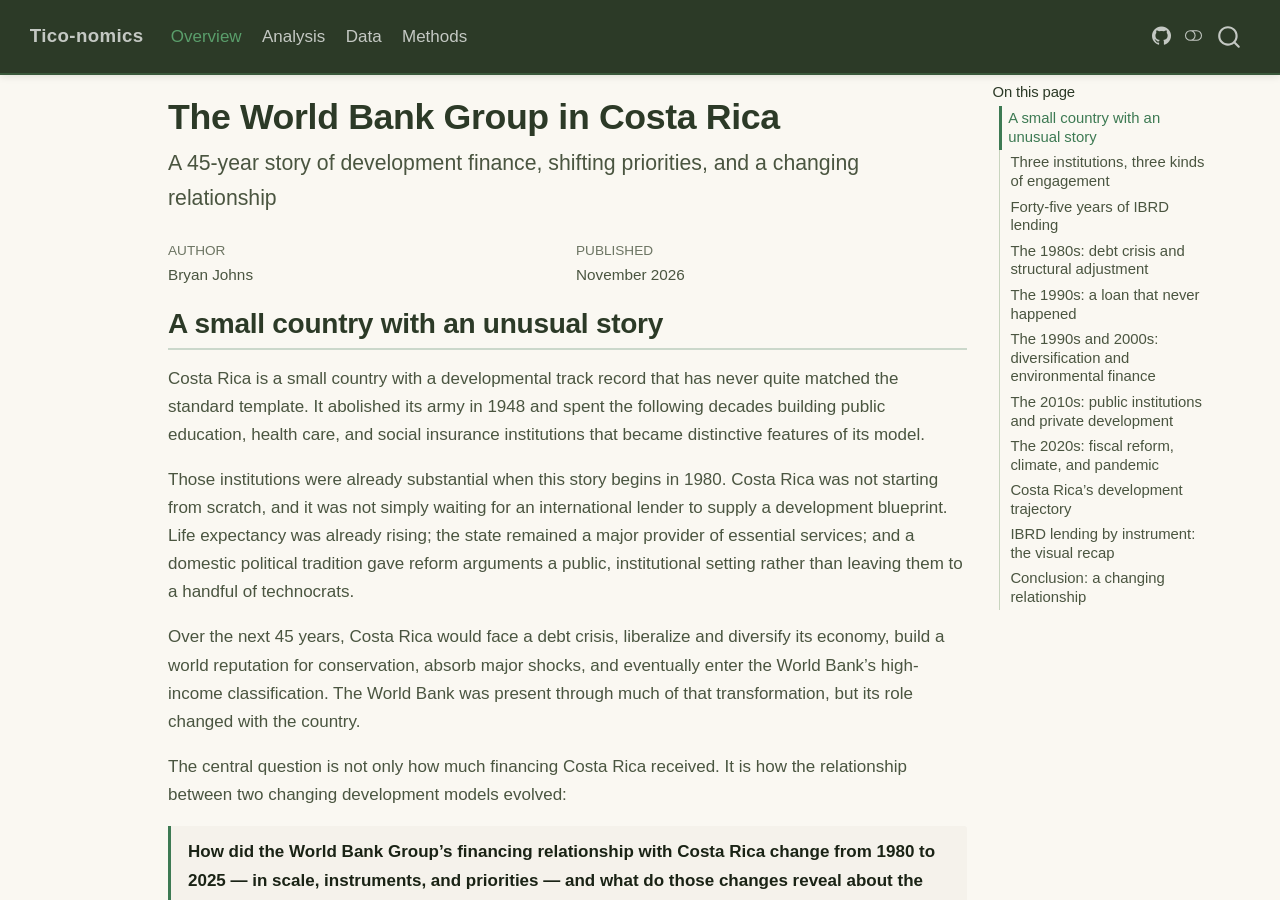
<file: docs/index.html>
<html xmlns="http://www.w3.org/1999/xhtml">    
  <head>      
    <title>Redirect to reports/overview.html</title>      
    <meta http-equiv="refresh" content="0;URL='reports/overview.html'" />    
  </head>    
  <body> 
  </body>  
</html>
</file>
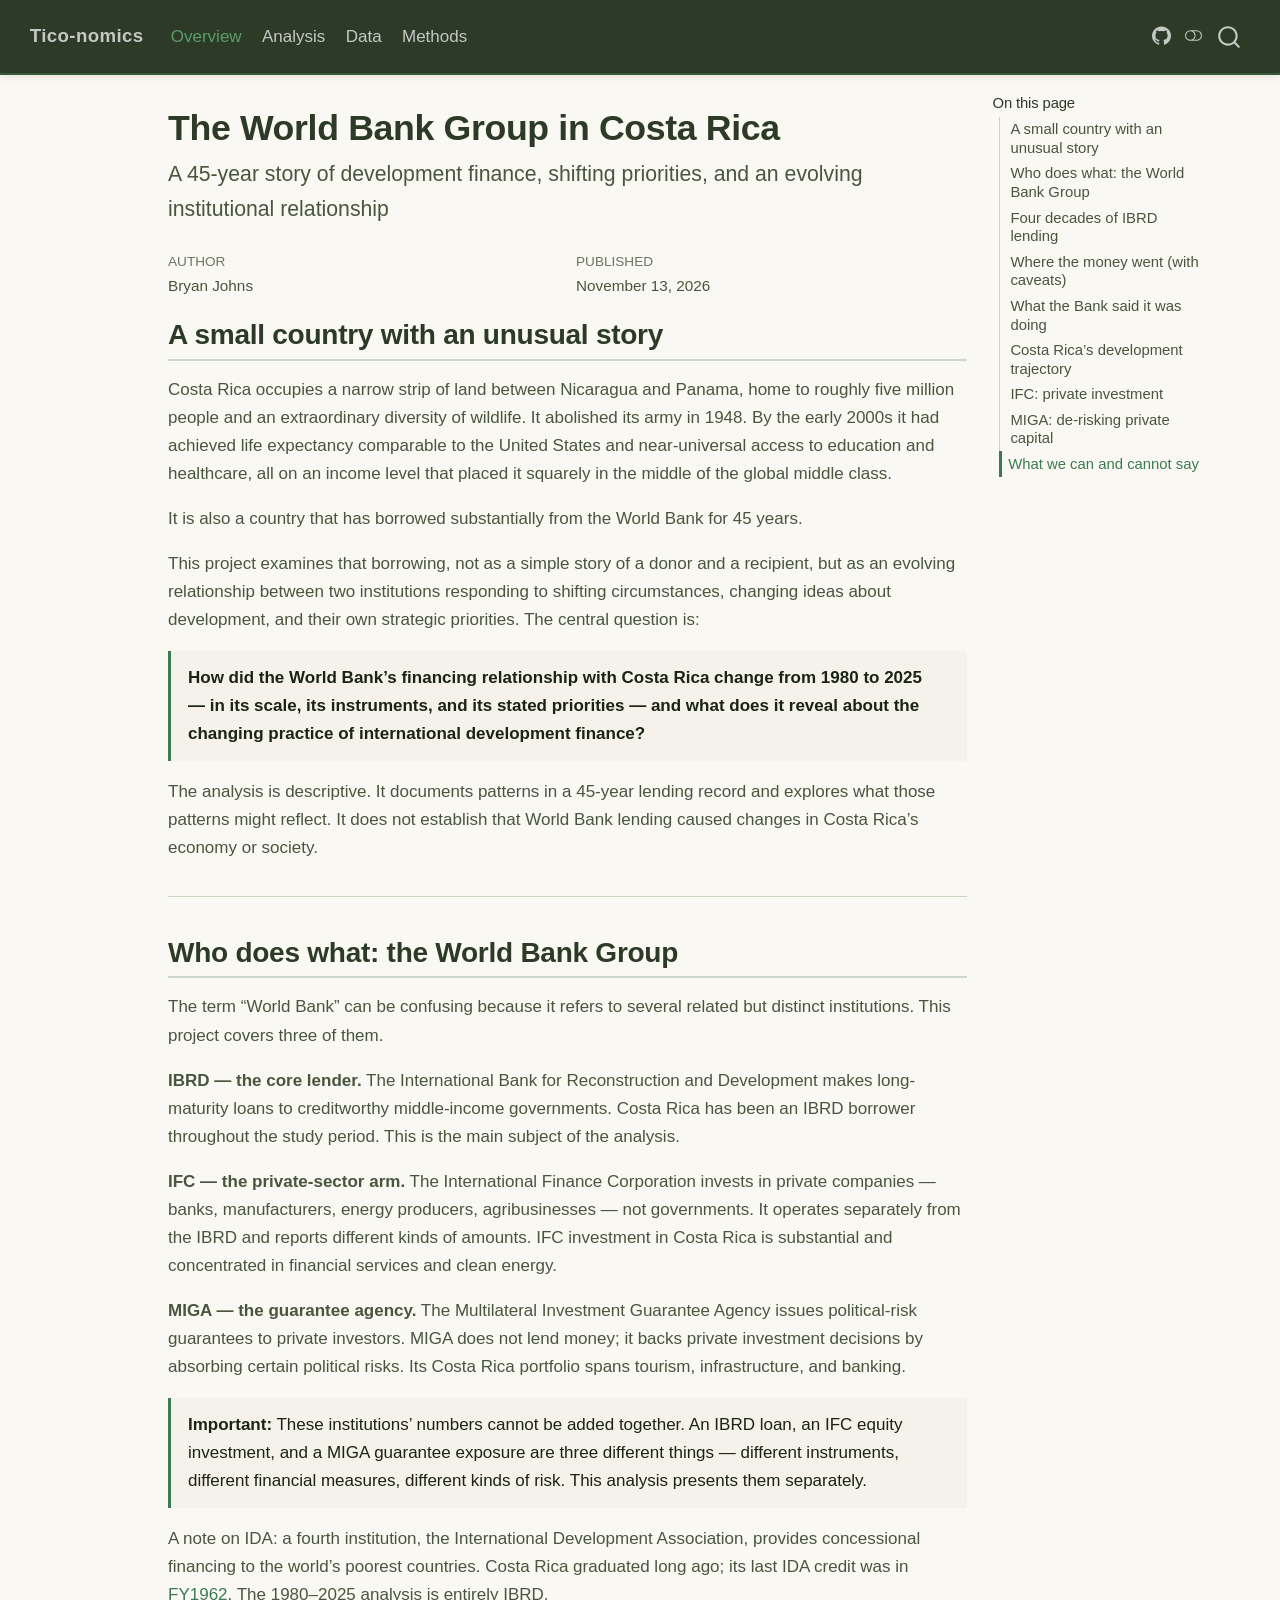
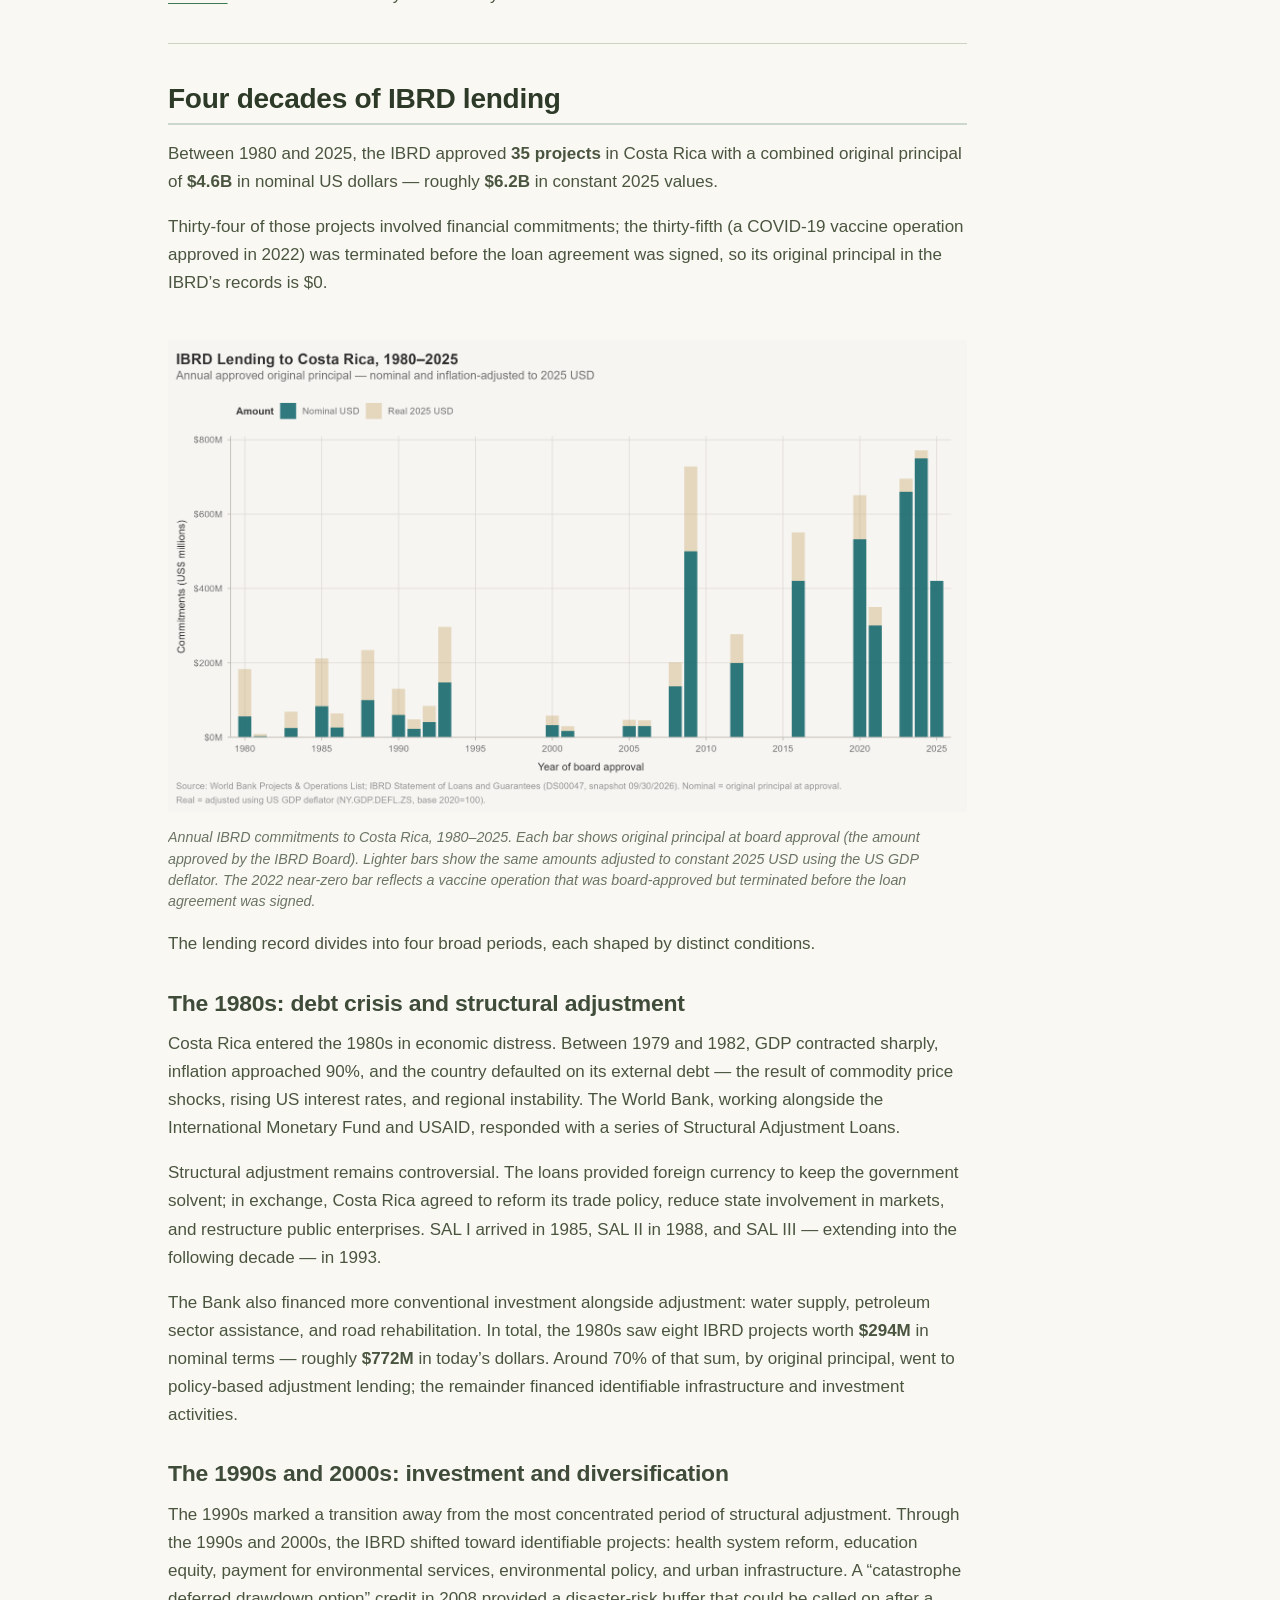
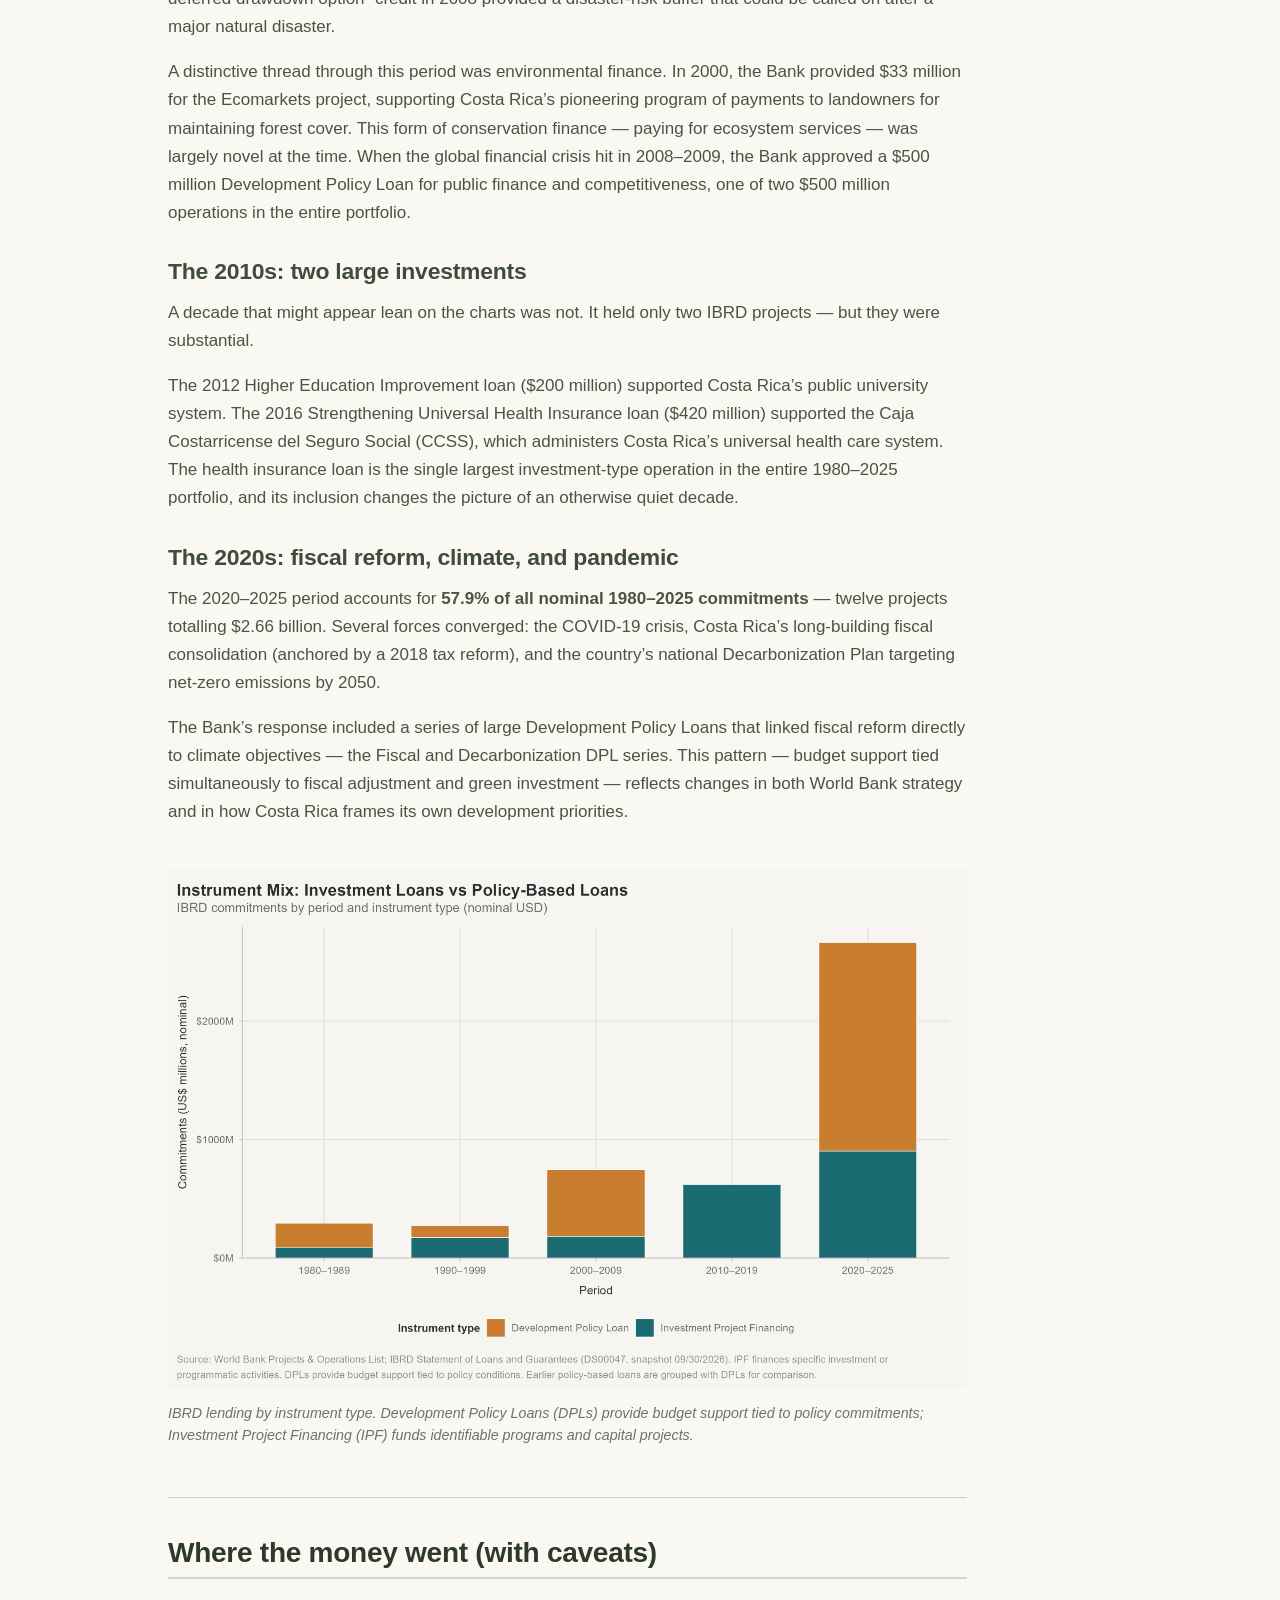
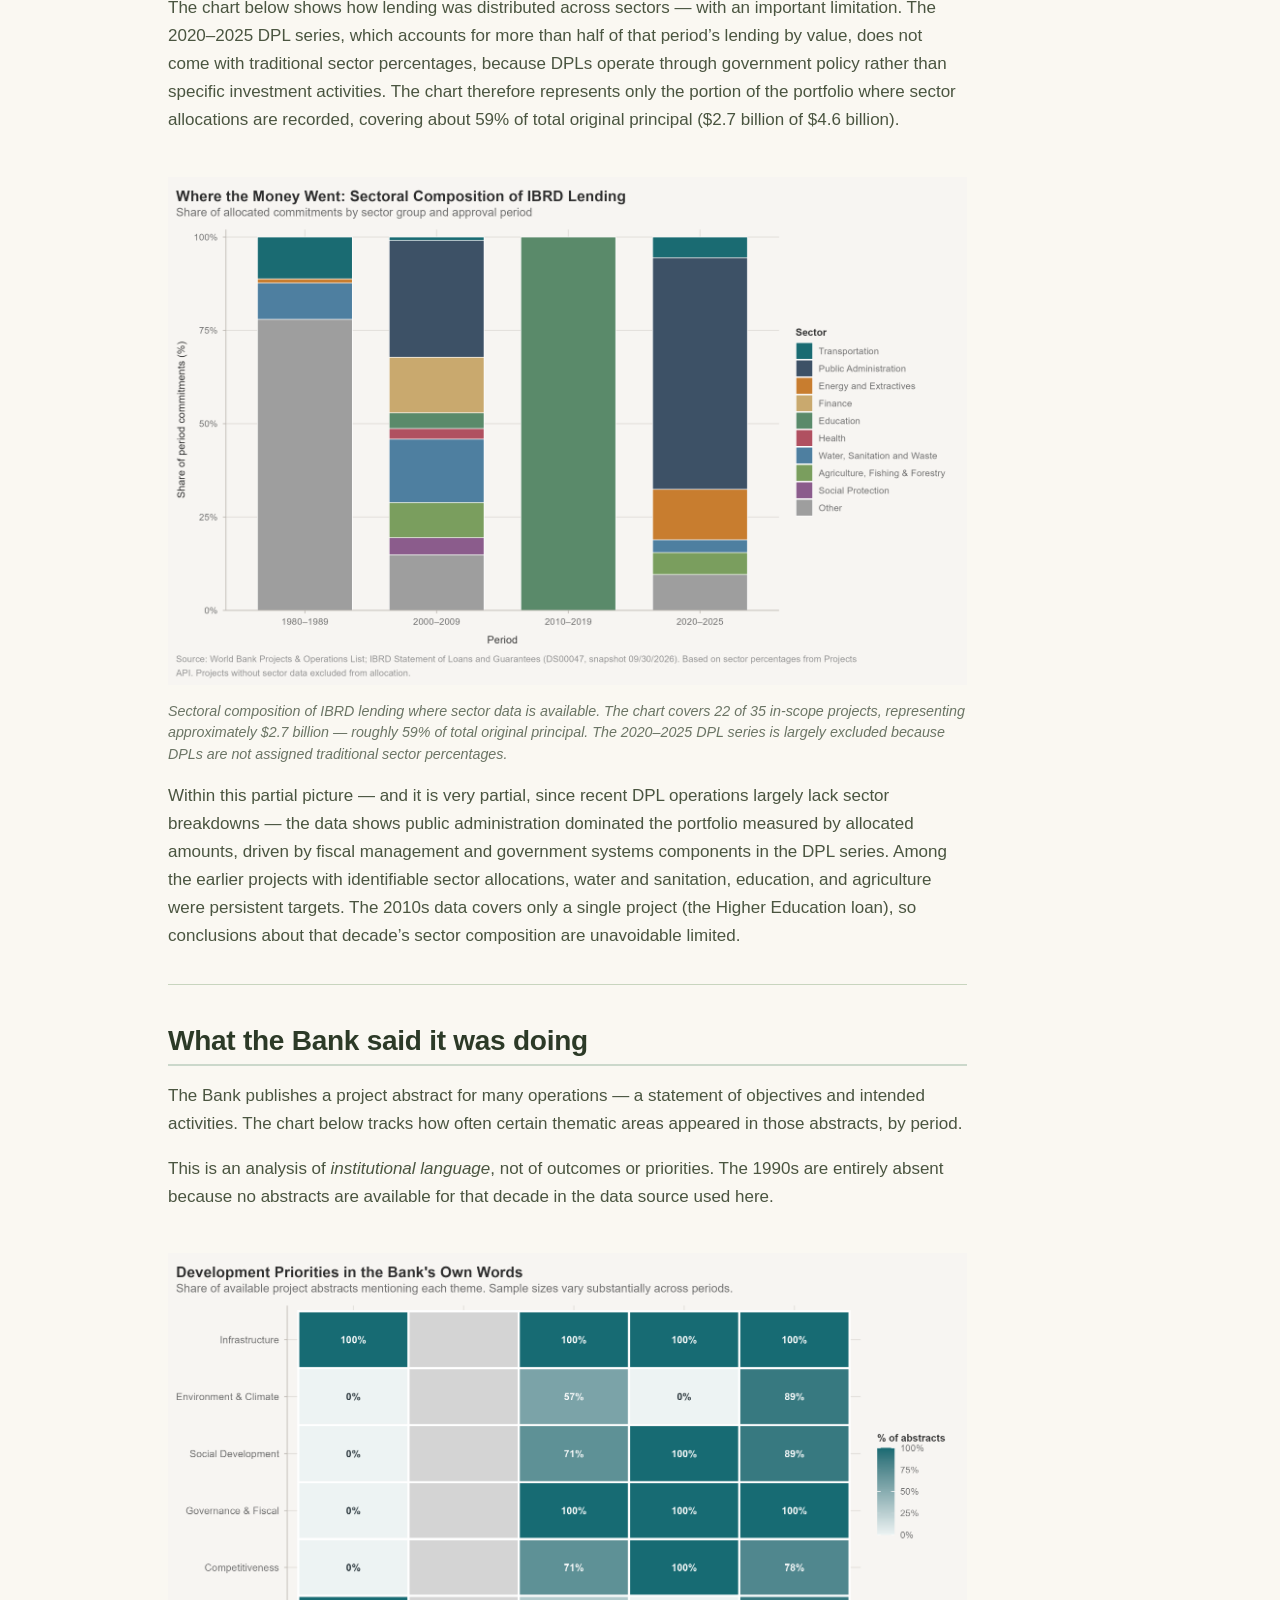
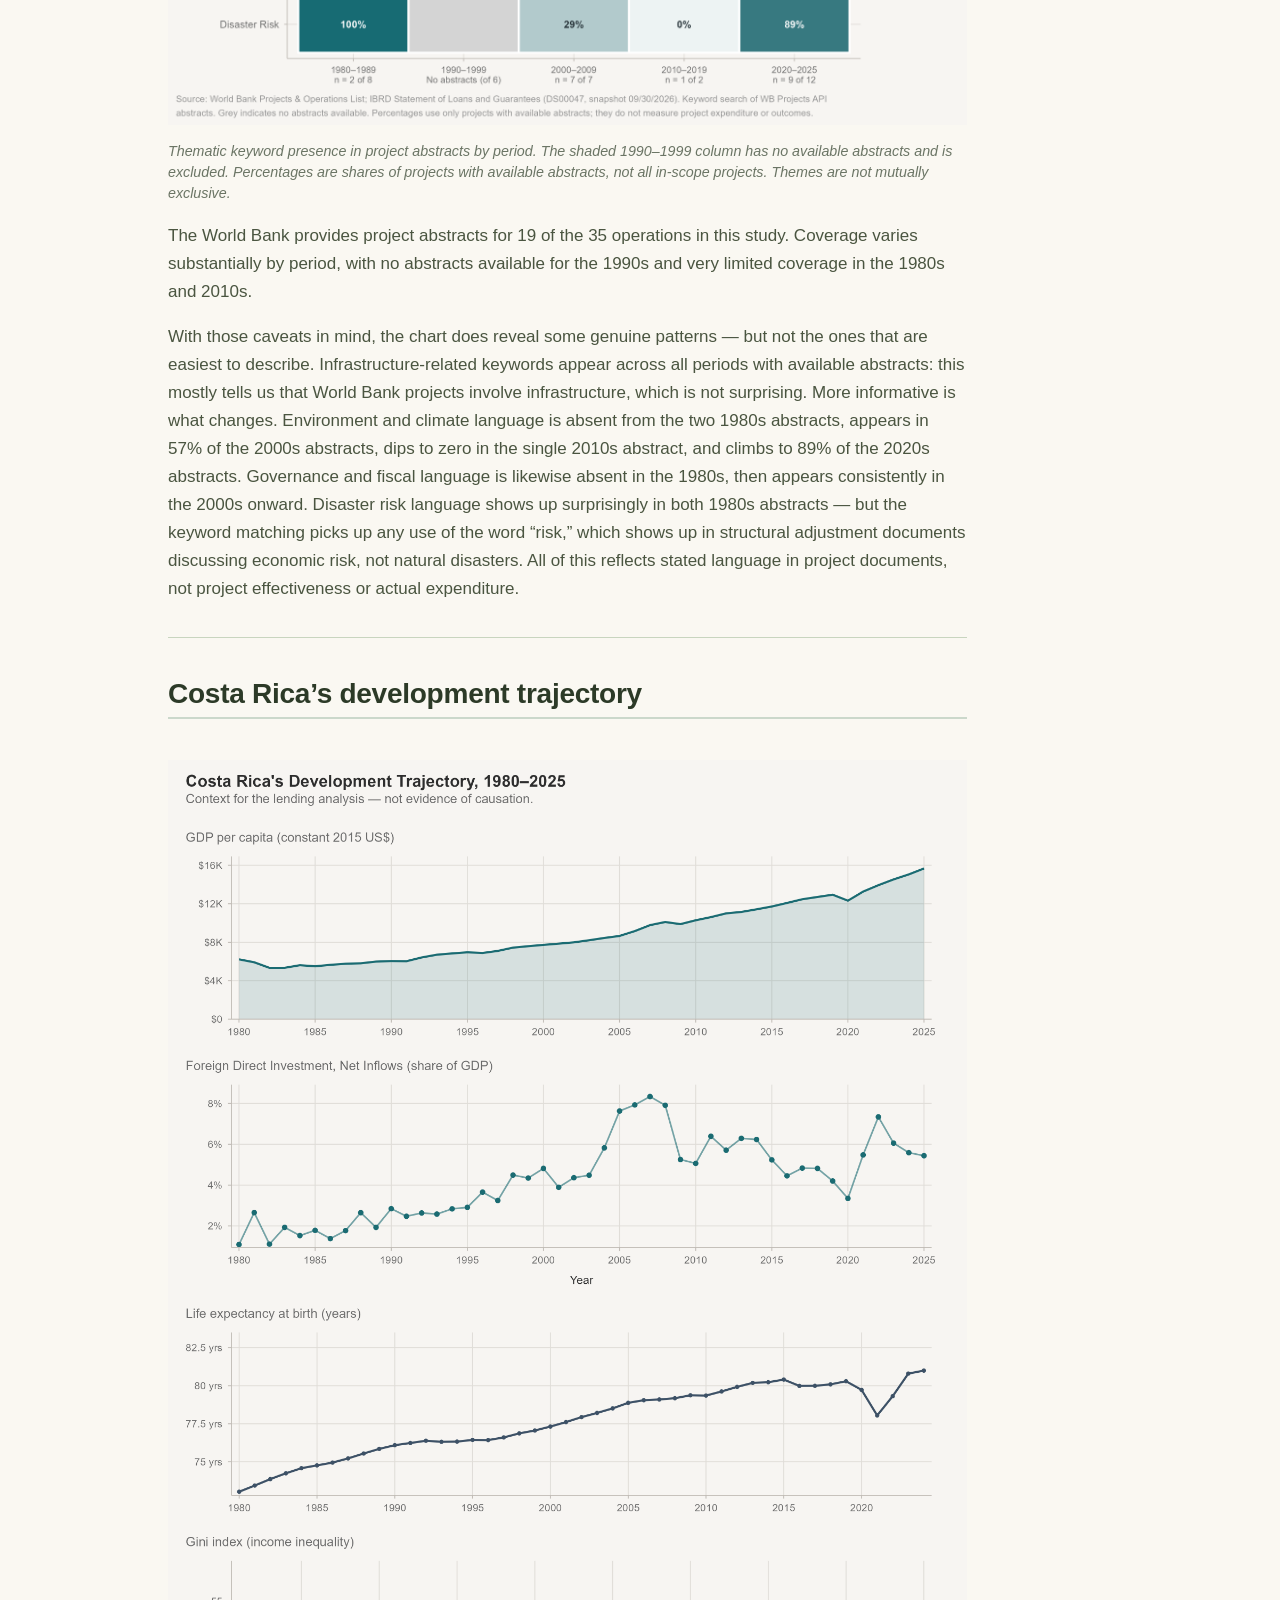
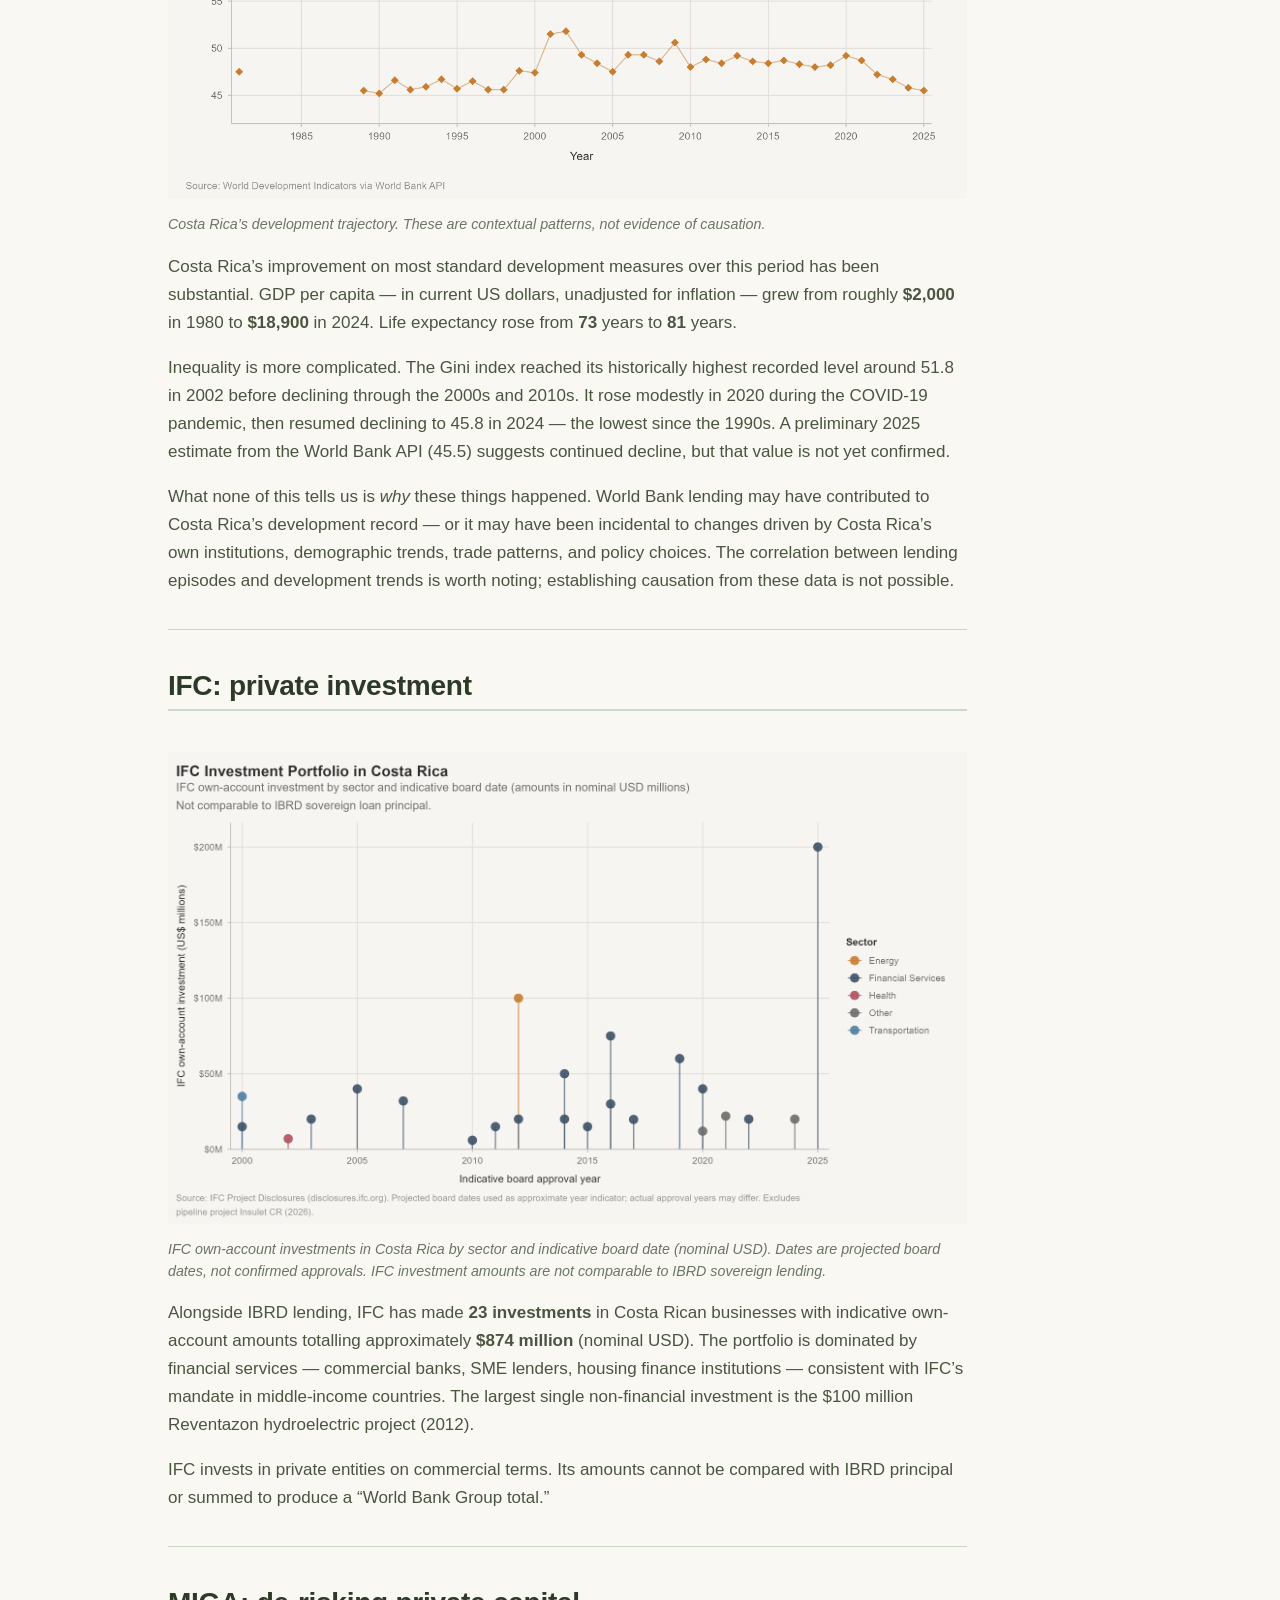
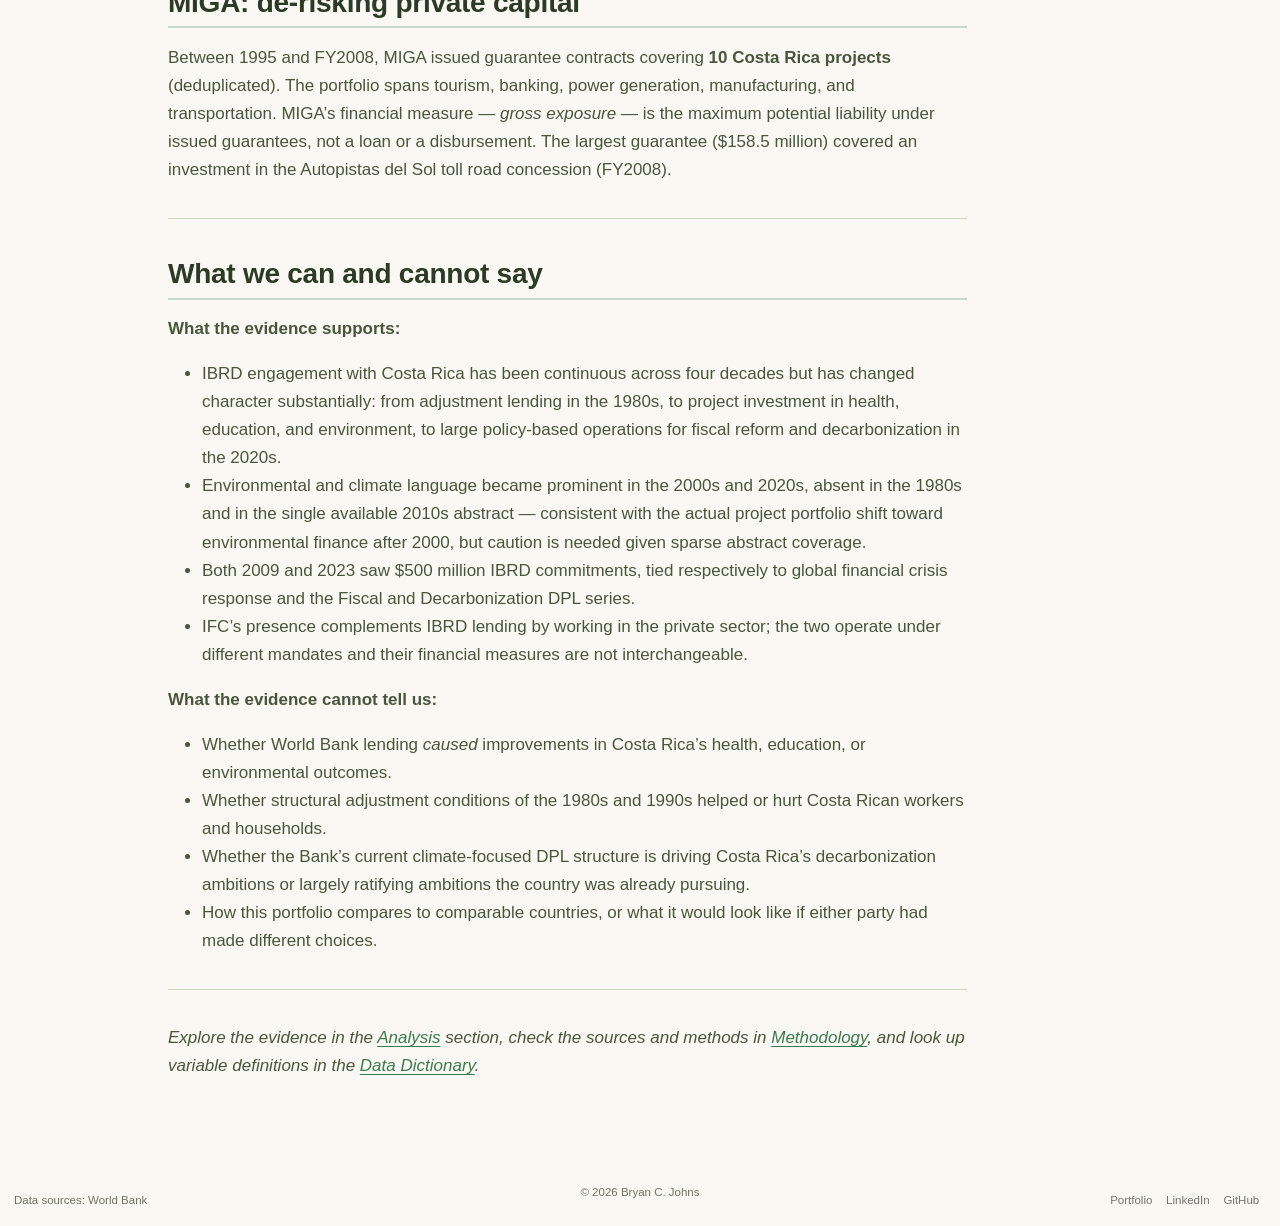
<file: docs/reports/index.html>
<!DOCTYPE html>
<html xmlns="http://www.w3.org/1999/xhtml" lang="en" xml:lang="en"><head>

<meta charset="utf-8">
<meta name="generator" content="quarto-1.10.20">

<meta name="viewport" content="width=device-width, initial-scale=1.0, user-scalable=yes">

<meta name="author" content="Bryan C. Johns">
<meta name="dcterms.date" content="2026-11-13">

<title>The World Bank Group in Costa Rica – Tico-nomics</title>
<style>
/* Default styles provided by pandoc.
** See https://pandoc.org/MANUAL.html#variables-for-html for config info.
*/
span.smallcaps{font-variant: small-caps;}
div.columns{display: flex; gap: 1.5em;}
div.column{flex: auto;}
@media screen {
div.columns{gap: min(4vw, 1.5em);}
div.column{overflow-x: auto;}
}
div.hanging-indent{margin-left: 1.5em; text-indent: -1.5em;}
ul.task-list{list-style: none;}
ul.task-list li input[type="checkbox"] {
  width: 0.8em;
  margin: 0 0.8em 0.2em -1em; /* quarto-specific, see https://github.com/quarto-dev/quarto-cli/issues/4556 */ 
  vertical-align: middle;
}
</style>


<script src="../site_libs/quarto-nav/quarto-nav.js"></script>
<script src="../site_libs/quarto-nav/headroom.min.js"></script>
<script src="../site_libs/clipboard/clipboard.min.js"></script>
<script src="../site_libs/quarto-search/autocomplete.umd.js"></script>
<script src="../site_libs/quarto-search/fuse.min.js"></script>
<script src="../site_libs/quarto-search/quarto-search.js"></script>
<meta name="quarto:offset" content="../">
<link href="../images/landmark-solid.ico" rel="icon">
<script src="../site_libs/quarto-html/quarto.js" type="module"></script>
<script src="../site_libs/quarto-html/tabsets/tabsets.js" type="module"></script>
<script src="../site_libs/quarto-html/popper.min.js"></script>
<script src="../site_libs/quarto-html/tippy.umd.min.js"></script>
<script src="../site_libs/quarto-html/anchor.min.js"></script>
<link href="../site_libs/quarto-html/tippy.css" rel="stylesheet">
<link href="../site_libs/quarto-html/quarto-syntax-highlighting-4b721e6ad85ebea0c181a306c565fca7.css" rel="stylesheet" class="quarto-color-scheme" id="quarto-text-highlighting-styles">
<link href="../site_libs/quarto-html/quarto-syntax-highlighting-dark-5afa34c8ef2a14af4d15b74b6240efcc.css" rel="stylesheet" class="quarto-color-scheme quarto-color-alternate" id="quarto-text-highlighting-styles">
<link href="../site_libs/quarto-html/quarto-syntax-highlighting-4b721e6ad85ebea0c181a306c565fca7.css" rel="stylesheet" class="quarto-color-scheme-extra" id="quarto-text-highlighting-styles">
<script src="../site_libs/bootstrap/bootstrap.min.js"></script>
<link href="../site_libs/bootstrap/bootstrap-icons.css" rel="stylesheet">
<link href="../site_libs/bootstrap/bootstrap-f5333ce174b742367aa33267a58cd151.min.css" rel="stylesheet" append-hash="true" class="quarto-color-scheme" id="quarto-bootstrap" data-mode="light">
<link href="../site_libs/bootstrap/bootstrap-dark-7f88854ade00633c8028f537e73f41a6.min.css" rel="stylesheet" append-hash="true" class="quarto-color-scheme quarto-color-alternate" id="quarto-bootstrap" data-mode="dark">
<link href="../site_libs/bootstrap/bootstrap-f5333ce174b742367aa33267a58cd151.min.css" rel="stylesheet" append-hash="true" class="quarto-color-scheme-extra" id="quarto-bootstrap" data-mode="light">
<script id="quarto-search-options" type="application/json">{
  "location": "navbar",
  "copy-button": false,
  "collapse-after": 3,
  "panel-placement": "end",
  "type": "overlay",
  "limit": 50,
  "keyboard-shortcut": [
    "f",
    "/",
    "s"
  ],
  "show-item-context": false,
  "language": {
    "search-no-results-text": "No results",
    "search-matching-documents-text": "matching documents",
    "search-copy-link-title": "Copy link to search",
    "search-hide-matches-text": "Hide additional matches",
    "search-more-match-text": "more match in this document",
    "search-more-matches-text": "more matches in this document",
    "search-clear-button-title": "Clear",
    "search-text-placeholder": "",
    "search-detached-cancel-button-title": "Cancel",
    "search-submit-button-title": "Submit",
    "search-label": "Search"
  }
}</script>


<meta property="og:title" content="Tico-nomics">
<meta property="og:description" content="The World Bank Group in Costa Rica: Development Finance, Shifting Priorities, and 45 Years of an Evolving Relationship">
<meta property="og:image" content="../figures/fig1_ibrd_timeline.png">
<meta property="og:site_name" content="Tico-nomics">
<meta name="twitter:title" content="Tico-nomics">
<meta name="twitter:description" content="The World Bank Group in Costa Rica: Development Finance, Shifting Priorities, and 45 Years of an Evolving Relationship">
<meta name="twitter:image" content="../figures/fig1_ibrd_timeline.png">
<meta name="twitter:card" content="summary_large_image">
</head>

<body class="nav-fixed quarto-light"><script id="quarto-html-before-body" type="application/javascript">
    const toggleBodyColorMode = (bsSheetEl) => {
      const mode = bsSheetEl.getAttribute("data-mode");
      const bodyEl = window.document.querySelector("body");
      if (mode === "dark") {
        bodyEl.classList.add("quarto-dark");
        bodyEl.classList.remove("quarto-light");
      } else {
        bodyEl.classList.add("quarto-light");
        bodyEl.classList.remove("quarto-dark");
      }
    }
    const toggleBodyColorPrimary = () => {
      const bsSheetEl = window.document.querySelector("link#quarto-bootstrap:not([rel=disabled-stylesheet])");
      if (bsSheetEl) {
        toggleBodyColorMode(bsSheetEl);
      }
    }
    const setColorSchemeToggle = (alternate) => {
      const toggles = window.document.querySelectorAll('.quarto-color-scheme-toggle');
      for (let i=0; i < toggles.length; i++) {
        const toggle = toggles[i];
        if (toggle) {
          if (alternate) {
            toggle.classList.add("alternate");
          } else {
            toggle.classList.remove("alternate");
          }
        }
      }
    };
    const toggleColorMode = (alternate) => {
      // Switch the stylesheets
      const primaryStylesheets = window.document.querySelectorAll('link.quarto-color-scheme:not(.quarto-color-alternate)');
      const alternateStylesheets = window.document.querySelectorAll('link.quarto-color-scheme.quarto-color-alternate');
      manageTransitions('#quarto-margin-sidebar .nav-link', false);
      if (alternate) {
        // note: dark is layered on light, we don't disable primary!
        enableStylesheet(alternateStylesheets);
        for (const sheetNode of alternateStylesheets) {
          if (sheetNode.id === "quarto-bootstrap") {
            toggleBodyColorMode(sheetNode);
          }
        }
      } else {
        disableStylesheet(alternateStylesheets);
        enableStylesheet(primaryStylesheets)
        toggleBodyColorPrimary();
      }
      manageTransitions('#quarto-margin-sidebar .nav-link', true);
      // Switch the toggles
      setColorSchemeToggle(alternate)
      // Hack to workaround the fact that safari doesn't
      // properly recolor the scrollbar when toggling (#1455)
      if (navigator.userAgent.indexOf('Safari') > 0 && navigator.userAgent.indexOf('Chrome') == -1) {
        manageTransitions("body", false);
        window.scrollTo(0, 1);
        setTimeout(() => {
          window.scrollTo(0, 0);
          manageTransitions("body", true);
        }, 40);
      }
    }
    const disableStylesheet = (stylesheets) => {
      for (let i=0; i < stylesheets.length; i++) {
        const stylesheet = stylesheets[i];
        stylesheet.rel = 'disabled-stylesheet';
      }
    }
    const enableStylesheet = (stylesheets) => {
      for (let i=0; i < stylesheets.length; i++) {
        const stylesheet = stylesheets[i];
        if(stylesheet.rel !== 'stylesheet') { // for Chrome, which will still FOUC without this check
          stylesheet.rel = 'stylesheet';
        }
      }
    }
    const manageTransitions = (selector, allowTransitions) => {
      const els = window.document.querySelectorAll(selector);
      for (let i=0; i < els.length; i++) {
        const el = els[i];
        if (allowTransitions) {
          el.classList.remove('notransition');
        } else {
          el.classList.add('notransition');
        }
      }
    }
    const isFileUrl = () => {
      return window.location.protocol === 'file:';
    }
    const hasAlternateSentinel = () => {
      let styleSentinel = getColorSchemeSentinel();
      if (styleSentinel !== null) {
        return styleSentinel === "alternate";
      } else {
        return false;
      }
    }
    const setStyleSentinel = (alternate) => {
      const value = alternate ? "alternate" : "default";
      if (!isFileUrl()) {
        window.localStorage.setItem("quarto-color-scheme", value);
      } else {
        localAlternateSentinel = value;
      }
    }
    const getColorSchemeSentinel = () => {
      if (!isFileUrl()) {
        const storageValue = window.localStorage.getItem("quarto-color-scheme");
        return storageValue != null ? storageValue : localAlternateSentinel;
      } else {
        return localAlternateSentinel;
      }
    }
    const toggleGiscusIfUsed = (isAlternate, darkModeDefault) => {
      const baseTheme = document.querySelector('#giscus-base-theme')?.value ?? 'light';
      const alternateTheme = document.querySelector('#giscus-alt-theme')?.value ?? 'dark';
      let newTheme = '';
      if(authorPrefersDark) {
        newTheme = isAlternate ? baseTheme : alternateTheme;
      } else {
        newTheme = isAlternate ? alternateTheme : baseTheme;
      }
      const changeGiscusTheme = () => {
        // From: https://github.com/giscus/giscus/issues/336
        const sendMessage = (message) => {
          const iframe = document.querySelector('iframe.giscus-frame');
          if (!iframe) return;
          iframe.contentWindow.postMessage({ giscus: message }, 'https://giscus.app');
        }
        sendMessage({
          setConfig: {
            theme: newTheme
          }
        });
      }
      const isGiscussLoaded = window.document.querySelector('iframe.giscus-frame') !== null;
      if (isGiscussLoaded) {
        changeGiscusTheme();
      }
    };
    const authorPrefersDark = false;
    const queryPrefersDark = window.matchMedia('(prefers-color-scheme: dark)');
    const darkModeDefault = queryPrefersDark.matches;
      document.querySelector('link#quarto-text-highlighting-styles.quarto-color-scheme-extra').rel = 'disabled-stylesheet';
      document.querySelector('link#quarto-bootstrap.quarto-color-scheme-extra').rel = 'disabled-stylesheet';
    let localAlternateSentinel = darkModeDefault ? 'alternate' : 'default';
    // Dark / light mode switch
    window.quartoToggleColorScheme = () => {
      // Read the current dark / light value
      let toAlternate = !hasAlternateSentinel();
      toggleColorMode(toAlternate);
      setStyleSentinel(toAlternate);
      toggleGiscusIfUsed(toAlternate, darkModeDefault);
      window.dispatchEvent(new Event('resize'));
    };
    queryPrefersDark.addEventListener("change", e => {
      if(window.localStorage.getItem("quarto-color-scheme") !== null)
        return;
      const alternate = e.matches
      toggleColorMode(alternate);
      localAlternateSentinel = e.matches ? 'alternate' : 'default'; // this is used alongside local storage!
      toggleGiscusIfUsed(alternate, darkModeDefault);
    });
    // Switch to dark mode if need be
    if (hasAlternateSentinel()) {
      toggleColorMode(true);
    } else {
      toggleColorMode(false);
    }
  </script>

<div id="quarto-search-results"></div>
  <header id="quarto-header" class="headroom fixed-top">
    <nav class="navbar navbar-expand-lg " data-bs-theme="dark">
      <div class="navbar-container container-fluid">
      <div class="navbar-brand-container mx-auto">
    <a class="navbar-brand" href="../index.html">
    <span class="navbar-title">Tico-nomics</span>
    </a>
  </div>
            <div id="quarto-search" class="" title="Search"></div>
          <button class="navbar-toggler" type="button" data-bs-toggle="collapse" data-bs-target="#navbarCollapse" aria-controls="navbarCollapse" role="menu" aria-expanded="false" aria-label="Toggle navigation" onclick="if (window.quartoToggleHeadroom) { window.quartoToggleHeadroom(); }">
  <span class="navbar-toggler-icon"></span>
</button>
          <div class="collapse navbar-collapse" id="navbarCollapse">
            <ul class="navbar-nav navbar-nav-scroll me-auto">
  <li class="nav-item">
    <a class="nav-link active" href="../reports/index.html" aria-current="page"> 
<span class="menu-text">Overview</span></a>
  </li>  
  <li class="nav-item">
    <a class="nav-link" href="../reports/eda-analysis.html"> 
<span class="menu-text">Analysis</span></a>
  </li>  
  <li class="nav-item">
    <a class="nav-link" href="../reports/data-dictionary.html"> 
<span class="menu-text">Data</span></a>
  </li>  
  <li class="nav-item">
    <a class="nav-link" href="../reports/methodology.html"> 
<span class="menu-text">Methods</span></a>
  </li>  
</ul>
            <ul class="navbar-nav navbar-nav-scroll ms-auto">
  <li class="nav-item compact">
    <a class="nav-link" href="https://github.com/johbry17/Tico-nomics"> <i class="bi bi-github" role="img">
</i> 
<span class="menu-text"></span></a>
  </li>  
</ul>
          </div> <!-- /navcollapse -->
            <div class="quarto-navbar-tools">
  <a href="" class="quarto-color-scheme-toggle quarto-navigation-tool  px-1" onclick="window.quartoToggleColorScheme(); return false;" title="Toggle dark mode"><i class="bi"></i></a>
</div>
      </div> <!-- /container-fluid -->
    </nav>
</header>
<!-- content -->
<div id="quarto-content" class="quarto-container page-columns page-rows-contents page-layout-article page-navbar">
<!-- sidebar -->
<!-- margin-sidebar -->
    <div id="quarto-margin-sidebar" class="sidebar margin-sidebar">
        <nav id="TOC" role="doc-toc" class="toc-active">
    <h2 id="toc-title">On this page</h2>
   
  <ul>
  <li><a href="#a-small-country-with-an-unusual-story" id="toc-a-small-country-with-an-unusual-story" class="nav-link active" data-scroll-target="#a-small-country-with-an-unusual-story">A small country with an unusual story</a></li>
  <li><a href="#who-does-what-the-world-bank-group" id="toc-who-does-what-the-world-bank-group" class="nav-link" data-scroll-target="#who-does-what-the-world-bank-group">Who does what: the World Bank Group</a></li>
  <li><a href="#four-decades-of-ibrd-lending" id="toc-four-decades-of-ibrd-lending" class="nav-link" data-scroll-target="#four-decades-of-ibrd-lending">Four decades of IBRD lending</a>
  <ul class="collapse">
  <li><a href="#the-1980s-debt-crisis-and-structural-adjustment" id="toc-the-1980s-debt-crisis-and-structural-adjustment" class="nav-link" data-scroll-target="#the-1980s-debt-crisis-and-structural-adjustment">The 1980s: debt crisis and structural adjustment</a></li>
  <li><a href="#the-1990s-and-2000s-investment-and-diversification" id="toc-the-1990s-and-2000s-investment-and-diversification" class="nav-link" data-scroll-target="#the-1990s-and-2000s-investment-and-diversification">The 1990s and 2000s: investment and diversification</a></li>
  <li><a href="#the-2010s-two-large-investments" id="toc-the-2010s-two-large-investments" class="nav-link" data-scroll-target="#the-2010s-two-large-investments">The 2010s: two large investments</a></li>
  <li><a href="#the-2020s-fiscal-reform-climate-and-pandemic" id="toc-the-2020s-fiscal-reform-climate-and-pandemic" class="nav-link" data-scroll-target="#the-2020s-fiscal-reform-climate-and-pandemic">The 2020s: fiscal reform, climate, and pandemic</a></li>
  </ul></li>
  <li><a href="#where-the-money-went-with-caveats" id="toc-where-the-money-went-with-caveats" class="nav-link" data-scroll-target="#where-the-money-went-with-caveats">Where the money went (with caveats)</a></li>
  <li><a href="#what-the-bank-said-it-was-doing" id="toc-what-the-bank-said-it-was-doing" class="nav-link" data-scroll-target="#what-the-bank-said-it-was-doing">What the Bank said it was doing</a></li>
  <li><a href="#costa-ricas-development-trajectory" id="toc-costa-ricas-development-trajectory" class="nav-link" data-scroll-target="#costa-ricas-development-trajectory">Costa Rica’s development trajectory</a></li>
  <li><a href="#ifc-private-investment" id="toc-ifc-private-investment" class="nav-link" data-scroll-target="#ifc-private-investment">IFC: private investment</a></li>
  <li><a href="#miga-de-risking-private-capital" id="toc-miga-de-risking-private-capital" class="nav-link" data-scroll-target="#miga-de-risking-private-capital">MIGA: de-risking private capital</a></li>
  <li><a href="#what-we-can-and-cannot-say" id="toc-what-we-can-and-cannot-say" class="nav-link" data-scroll-target="#what-we-can-and-cannot-say">What we can and cannot say</a></li>
  </ul>
</nav>
    </div>
<!-- main -->
<main class="content" id="quarto-document-content">


<header id="title-block-header" class="quarto-title-block default">
<div class="quarto-title">
<h1 class="title">The World Bank Group in Costa Rica</h1>
<p class="subtitle lead">A 45-year story of development finance, shifting priorities, and an evolving institutional relationship</p>
</div>



<div class="quarto-title-meta">

    <div>
    <div class="quarto-title-meta-heading">Author</div>
    <div class="quarto-title-meta-contents">
             <p>Bryan Johns </p>
          </div>
  </div>
    
    <div>
    <div class="quarto-title-meta-heading">Published</div>
    <div class="quarto-title-meta-contents">
      <p class="date">November 13, 2026</p>
    </div>
  </div>
  
    
  </div>
  


</header>


<section id="a-small-country-with-an-unusual-story" class="level2">
<h2 class="anchored" data-anchor-id="a-small-country-with-an-unusual-story">A small country with an unusual story</h2>
<p>Costa Rica occupies a narrow strip of land between Nicaragua and Panama, home to roughly five million people and an extraordinary diversity of wildlife. It abolished its army in 1948. By the early 2000s it had achieved life expectancy comparable to the United States and near-universal access to education and healthcare, all on an income level that placed it squarely in the middle of the global middle class.</p>
<p>It is also a country that has borrowed substantially from the World Bank for 45 years.</p>
<p>This project examines that borrowing, not as a simple story of a donor and a recipient, but as an evolving relationship between two institutions responding to shifting circumstances, changing ideas about development, and their own strategic priorities. The central question is:</p>
<blockquote class="blockquote">
<p><strong>How did the World Bank’s financing relationship with Costa Rica change from 1980 to 2025 — in its scale, its instruments, and its stated priorities — and what does it reveal about the changing practice of international development finance?</strong></p>
</blockquote>
<p>The analysis is descriptive. It documents patterns in a 45-year lending record and explores what those patterns might reflect. It does not establish that World Bank lending caused changes in Costa Rica’s economy or society.</p>
<hr>
</section>
<section id="who-does-what-the-world-bank-group" class="level2">
<h2 class="anchored" data-anchor-id="who-does-what-the-world-bank-group">Who does what: the World Bank Group</h2>
<p>The term “World Bank” can be confusing because it refers to several related but distinct institutions. This project covers three of them.</p>
<p><strong>IBRD — the core lender.</strong> The International Bank for Reconstruction and Development makes long-maturity loans to creditworthy middle-income governments. Costa Rica has been an IBRD borrower throughout the study period. This is the main subject of the analysis.</p>
<p><strong>IFC — the private-sector arm.</strong> The International Finance Corporation invests in private companies — banks, manufacturers, energy producers, agribusinesses — not governments. It operates separately from the IBRD and reports different kinds of amounts. IFC investment in Costa Rica is substantial and concentrated in financial services and clean energy.</p>
<p><strong>MIGA — the guarantee agency.</strong> The Multilateral Investment Guarantee Agency issues political-risk guarantees to private investors. MIGA does not lend money; it backs private investment decisions by absorbing certain political risks. Its Costa Rica portfolio spans tourism, infrastructure, and banking.</p>
<blockquote class="blockquote">
<p><strong>Important:</strong> These institutions’ numbers cannot be added together. An IBRD loan, an IFC equity investment, and a MIGA guarantee exposure are three different things — different instruments, different financial measures, different kinds of risk. This analysis presents them separately.</p>
</blockquote>
<p>A note on IDA: a fourth institution, the International Development Association, provides concessional financing to the world’s poorest countries. Costa Rica graduated long ago; its last IDA credit was in <a href="https://ida.worldbank.org/en/about/borrowing-countries/ida-graduates">FY1962</a>. The 1980–2025 analysis is entirely IBRD.</p>
<hr>
</section>
<section id="four-decades-of-ibrd-lending" class="level2">
<h2 class="anchored" data-anchor-id="four-decades-of-ibrd-lending">Four decades of IBRD lending</h2>
<p>Between 1980 and 2025, the IBRD approved <strong>35 projects</strong> in Costa Rica with a combined original principal of <strong>$4.6B</strong> in nominal US dollars — roughly <strong>$6.2B</strong> in constant 2025 values.</p>
<p>Thirty-four of those projects involved financial commitments; the thirty-fifth (a COVID-19 vaccine operation approved in 2022) was terminated before the loan agreement was signed, so its original principal in the IBRD’s records is $0.</p>
<div class="cell">
<div class="cell-output-display">
<div class="quarto-figure quarto-figure-center">
<figure class="figure">
<p><img src="../figures/fig1_ibrd_timeline.png" class="img-fluid figure-img" width="1056"></p>
<figcaption>Annual IBRD commitments to Costa Rica, 1980–2025. Each bar shows original principal at board approval (the amount approved by the IBRD Board). Lighter bars show the same amounts adjusted to constant 2025 USD using the US GDP deflator. The 2022 near-zero bar reflects a vaccine operation that was board-approved but terminated before the loan agreement was signed.</figcaption>
</figure>
</div>
</div>
</div>
<p>The lending record divides into four broad periods, each shaped by distinct conditions.</p>
<section id="the-1980s-debt-crisis-and-structural-adjustment" class="level3">
<h3 class="anchored" data-anchor-id="the-1980s-debt-crisis-and-structural-adjustment">The 1980s: debt crisis and structural adjustment</h3>
<p>Costa Rica entered the 1980s in economic distress. Between 1979 and 1982, GDP contracted sharply, inflation approached 90%, and the country defaulted on its external debt — the result of commodity price shocks, rising US interest rates, and regional instability. The World Bank, working alongside the International Monetary Fund and USAID, responded with a series of Structural Adjustment Loans.</p>
<p>Structural adjustment remains controversial. The loans provided foreign currency to keep the government solvent; in exchange, Costa Rica agreed to reform its trade policy, reduce state involvement in markets, and restructure public enterprises. SAL I arrived in 1985, SAL II in 1988, and SAL III — extending into the following decade — in 1993.</p>
<p>The Bank also financed more conventional investment alongside adjustment: water supply, petroleum sector assistance, and road rehabilitation. In total, the 1980s saw eight IBRD projects worth <strong>$294M</strong> in nominal terms — roughly <strong>$772M</strong> in today’s dollars. Around 70% of that sum, by original principal, went to policy-based adjustment lending; the remainder financed identifiable infrastructure and investment activities.</p>
</section>
<section id="the-1990s-and-2000s-investment-and-diversification" class="level3">
<h3 class="anchored" data-anchor-id="the-1990s-and-2000s-investment-and-diversification">The 1990s and 2000s: investment and diversification</h3>
<p>The 1990s marked a transition away from the most concentrated period of structural adjustment. Through the 1990s and 2000s, the IBRD shifted toward identifiable projects: health system reform, education equity, payment for environmental services, environmental policy, and urban infrastructure. A “catastrophe deferred drawdown option” credit in 2008 provided a disaster-risk buffer that could be called on after a major natural disaster.</p>
<p>A distinctive thread through this period was environmental finance. In 2000, the Bank provided $33 million for the Ecomarkets project, supporting Costa Rica’s pioneering program of payments to landowners for maintaining forest cover. This form of conservation finance — paying for ecosystem services — was largely novel at the time. When the global financial crisis hit in 2008–2009, the Bank approved a $500 million Development Policy Loan for public finance and competitiveness, one of two $500 million operations in the entire portfolio.</p>
</section>
<section id="the-2010s-two-large-investments" class="level3">
<h3 class="anchored" data-anchor-id="the-2010s-two-large-investments">The 2010s: two large investments</h3>
<p>A decade that might appear lean on the charts was not. It held only two IBRD projects — but they were substantial.</p>
<p>The 2012 Higher Education Improvement loan ($200 million) supported Costa Rica’s public university system. The 2016 Strengthening Universal Health Insurance loan ($420 million) supported the Caja Costarricense del Seguro Social (CCSS), which administers Costa Rica’s universal health care system. The health insurance loan is the single largest investment-type operation in the entire 1980–2025 portfolio, and its inclusion changes the picture of an otherwise quiet decade.</p>
</section>
<section id="the-2020s-fiscal-reform-climate-and-pandemic" class="level3">
<h3 class="anchored" data-anchor-id="the-2020s-fiscal-reform-climate-and-pandemic">The 2020s: fiscal reform, climate, and pandemic</h3>
<p>The 2020–2025 period accounts for <strong>57.9% of all nominal 1980–2025 commitments</strong> — twelve projects totalling $2.66 billion. Several forces converged: the COVID-19 crisis, Costa Rica’s long-building fiscal consolidation (anchored by a 2018 tax reform), and the country’s national Decarbonization Plan targeting net-zero emissions by 2050.</p>
<p>The Bank’s response included a series of large Development Policy Loans that linked fiscal reform directly to climate objectives — the Fiscal and Decarbonization DPL series. This pattern — budget support tied simultaneously to fiscal adjustment and green investment — reflects changes in both World Bank strategy and in how Costa Rica frames its own development priorities.</p>
<div class="cell">
<div class="cell-output-display">
<div class="quarto-figure quarto-figure-center">
<figure class="figure">
<p><img src="../figures/fig2_instrument_mix.png" class="img-fluid figure-img" width="960"></p>
<figcaption>IBRD lending by instrument type. Development Policy Loans (DPLs) provide budget support tied to policy commitments; Investment Project Financing (IPF) funds identifiable programs and capital projects.</figcaption>
</figure>
</div>
</div>
</div>
<hr>
</section>
</section>
<section id="where-the-money-went-with-caveats" class="level2">
<h2 class="anchored" data-anchor-id="where-the-money-went-with-caveats">Where the money went (with caveats)</h2>
<p>The chart below shows how lending was distributed across sectors — with an important limitation. The 2020–2025 DPL series, which accounts for more than half of that period’s lending by value, does not come with traditional sector percentages, because DPLs operate through government policy rather than specific investment activities. The chart therefore represents only the portion of the portfolio where sector allocations are recorded, covering about 59% of total original principal ($2.7 billion of $4.6 billion).</p>
<div class="cell">
<div class="cell-output-display">
<div class="quarto-figure quarto-figure-center">
<figure class="figure">
<p><img src="../figures/fig3_sector_composition.png" class="img-fluid figure-img" width="1056"></p>
<figcaption>Sectoral composition of IBRD lending where sector data is available. The chart covers 22 of 35 in-scope projects, representing approximately $2.7 billion — roughly 59% of total original principal. The 2020–2025 DPL series is largely excluded because DPLs are not assigned traditional sector percentages.</figcaption>
</figure>
</div>
</div>
</div>
<p>Within this partial picture — and it is very partial, since recent DPL operations largely lack sector breakdowns — the data shows public administration dominated the portfolio measured by allocated amounts, driven by fiscal management and government systems components in the DPL series. Among the earlier projects with identifiable sector allocations, water and sanitation, education, and agriculture were persistent targets. The 2010s data covers only a single project (the Higher Education loan), so conclusions about that decade’s sector composition are unavoidable limited.</p>
<hr>
</section>
<section id="what-the-bank-said-it-was-doing" class="level2">
<h2 class="anchored" data-anchor-id="what-the-bank-said-it-was-doing">What the Bank said it was doing</h2>
<p>The Bank publishes a project abstract for many operations — a statement of objectives and intended activities. The chart below tracks how often certain thematic areas appeared in those abstracts, by period.</p>
<p>This is an analysis of <em>institutional language</em>, not of outcomes or priorities. The 1990s are entirely absent because no abstracts are available for that decade in the data source used here.</p>
<div class="cell">
<div class="cell-output-display">
<div class="quarto-figure quarto-figure-center">
<figure class="figure">
<p><img src="../figures/fig5_abstract_themes.png" class="img-fluid figure-img" width="1056"></p>
<figcaption>Thematic keyword presence in project abstracts by period. The shaded 1990–1999 column has no available abstracts and is excluded. Percentages are shares of projects with available abstracts, not all in-scope projects. Themes are not mutually exclusive.</figcaption>
</figure>
</div>
</div>
</div>
<p>The World Bank provides project abstracts for 19 of the 35 operations in this study. Coverage varies substantially by period, with no abstracts available for the 1990s and very limited coverage in the 1980s and 2010s.</p>
<p>With those caveats in mind, the chart does reveal some genuine patterns — but not the ones that are easiest to describe. Infrastructure-related keywords appear across all periods with available abstracts: this mostly tells us that World Bank projects involve infrastructure, which is not surprising. More informative is what changes. Environment and climate language is absent from the two 1980s abstracts, appears in 57% of the 2000s abstracts, dips to zero in the single 2010s abstract, and climbs to 89% of the 2020s abstracts. Governance and fiscal language is likewise absent in the 1980s, then appears consistently in the 2000s onward. Disaster risk language shows up surprisingly in both 1980s abstracts — but the keyword matching picks up any use of the word “risk,” which shows up in structural adjustment documents discussing economic risk, not natural disasters. All of this reflects stated language in project documents, not project effectiveness or actual expenditure.</p>
<hr>
</section>
<section id="costa-ricas-development-trajectory" class="level2">
<h2 class="anchored" data-anchor-id="costa-ricas-development-trajectory">Costa Rica’s development trajectory</h2>
<div class="cell">
<div class="cell-output-display">
<div class="quarto-figure quarto-figure-center">
<figure class="figure">
<p><img src="../figures/fig6_development_trajectory.png" class="img-fluid figure-img" width="960"></p>
<figcaption>Costa Rica’s development trajectory. These are contextual patterns, not evidence of causation.</figcaption>
</figure>
</div>
</div>
</div>
<p>Costa Rica’s improvement on most standard development measures over this period has been substantial. GDP per capita — in current US dollars, unadjusted for inflation — grew from roughly <strong>$2,000</strong> in 1980 to <strong>$18,900</strong> in 2024. Life expectancy rose from <strong>73</strong> years to <strong>81</strong> years.</p>
<p>Inequality is more complicated. The Gini index reached its historically highest recorded level around 51.8 in 2002 before declining through the 2000s and 2010s. It rose modestly in 2020 during the COVID-19 pandemic, then resumed declining to 45.8 in 2024 — the lowest since the 1990s. A preliminary 2025 estimate from the World Bank API (45.5) suggests continued decline, but that value is not yet confirmed.</p>
<p>What none of this tells us is <em>why</em> these things happened. World Bank lending may have contributed to Costa Rica’s development record — or it may have been incidental to changes driven by Costa Rica’s own institutions, demographic trends, trade patterns, and policy choices. The correlation between lending episodes and development trends is worth noting; establishing causation from these data is not possible.</p>
<hr>
</section>
<section id="ifc-private-investment" class="level2">
<h2 class="anchored" data-anchor-id="ifc-private-investment">IFC: private investment</h2>
<div class="cell">
<div class="cell-output-display">
<div class="quarto-figure quarto-figure-center">
<figure class="figure">
<p><img src="../figures/fig7_ifc_investments.png" class="img-fluid figure-img" width="1056"></p>
<figcaption>IFC own-account investments in Costa Rica by sector and indicative board date (nominal USD). Dates are projected board dates, not confirmed approvals. IFC investment amounts are not comparable to IBRD sovereign lending.</figcaption>
</figure>
</div>
</div>
</div>
<p>Alongside IBRD lending, IFC has made <strong>23 investments</strong> in Costa Rican businesses with indicative own-account amounts totalling approximately <strong>$874 million</strong> (nominal USD). The portfolio is dominated by financial services — commercial banks, SME lenders, housing finance institutions — consistent with IFC’s mandate in middle-income countries. The largest single non-financial investment is the $100 million Reventazon hydroelectric project (2012).</p>
<p>IFC invests in private entities on commercial terms. Its amounts cannot be compared with IBRD principal or summed to produce a “World Bank Group total.”</p>
<hr>
</section>
<section id="miga-de-risking-private-capital" class="level2">
<h2 class="anchored" data-anchor-id="miga-de-risking-private-capital">MIGA: de-risking private capital</h2>
<p>Between 1995 and FY2008, MIGA issued guarantee contracts covering <strong>10 Costa Rica projects</strong> (deduplicated). The portfolio spans tourism, banking, power generation, manufacturing, and transportation. MIGA’s financial measure — <em>gross exposure</em> — is the maximum potential liability under issued guarantees, not a loan or a disbursement. The largest guarantee ($158.5 million) covered an investment in the Autopistas del Sol toll road concession (FY2008).</p>
<hr>
</section>
<section id="what-we-can-and-cannot-say" class="level2">
<h2 class="anchored" data-anchor-id="what-we-can-and-cannot-say">What we can and cannot say</h2>
<p><strong>What the evidence supports:</strong></p>
<ul>
<li>IBRD engagement with Costa Rica has been continuous across four decades but has changed character substantially: from adjustment lending in the 1980s, to project investment in health, education, and environment, to large policy-based operations for fiscal reform and decarbonization in the 2020s.</li>
<li>Environmental and climate language became prominent in the 2000s and 2020s, absent in the 1980s and in the single available 2010s abstract — consistent with the actual project portfolio shift toward environmental finance after 2000, but caution is needed given sparse abstract coverage.</li>
<li>Both 2009 and 2023 saw $500 million IBRD commitments, tied respectively to global financial crisis response and the Fiscal and Decarbonization DPL series.</li>
<li>IFC’s presence complements IBRD lending by working in the private sector; the two operate under different mandates and their financial measures are not interchangeable.</li>
</ul>
<p><strong>What the evidence cannot tell us:</strong></p>
<ul>
<li>Whether World Bank lending <em>caused</em> improvements in Costa Rica’s health, education, or environmental outcomes.</li>
<li>Whether structural adjustment conditions of the 1980s and 1990s helped or hurt Costa Rican workers and households.</li>
<li>Whether the Bank’s current climate-focused DPL structure is driving Costa Rica’s decarbonization ambitions or largely ratifying ambitions the country was already pursuing.</li>
<li>How this portfolio compares to comparable countries, or what it would look like if either party had made different choices.</li>
</ul>
<hr>
<p><em>Explore the evidence in the <a href="../reports/eda-analysis.html">Analysis</a> section, check the sources and methods in <a href="../reports/methodology.html">Methodology</a>, and look up variable definitions in the <a href="../reports/data-dictionary.html">Data Dictionary</a>.</em></p>


</section>

</main> <!-- /main -->
<script id="quarto-html-after-body" type="application/javascript">
  window.document.addEventListener("DOMContentLoaded", function (event) {
    // Ensure there is a toggle, if there isn't float one in the top right
    if (window.document.querySelector('.quarto-color-scheme-toggle') === null) {
      const a = window.document.createElement('a');
      a.classList.add('top-right');
      a.classList.add('quarto-color-scheme-toggle');
      a.href = "";
      a.onclick = function() { try { window.quartoToggleColorScheme(); } catch {} return false; };
      const i = window.document.createElement("i");
      i.classList.add('bi');
      a.appendChild(i);
      window.document.body.appendChild(a);
    }
    setColorSchemeToggle(hasAlternateSentinel())
    const icon = "";
    const anchorJS = new window.AnchorJS();
    anchorJS.options = {
      placement: 'right',
      icon: icon
    };
    anchorJS.add('.anchored');
    const isCodeAnnotation = (el) => {
      for (const clz of el.classList) {
        if (clz.startsWith('code-annotation-')) {                     
          return true;
        }
      }
      return false;
    }
    const onCopySuccess = function(e) {
      // button target
      const button = e.trigger;
      // don't keep focus
      button.blur();
      // flash "checked"
      button.classList.add('code-copy-button-checked');
      var currentTitle = button.getAttribute("title");
      button.setAttribute("title", "Copied!");
      let tooltip;
      if (window.bootstrap) {
        button.setAttribute("data-bs-toggle", "tooltip");
        button.setAttribute("data-bs-placement", "left");
        button.setAttribute("data-bs-title", "Copied!");
        tooltip = new bootstrap.Tooltip(button, 
          { trigger: "manual", 
            customClass: "code-copy-button-tooltip",
            offset: [0, -8]});
        tooltip.show();    
      }
      setTimeout(function() {
        if (tooltip) {
          tooltip.hide();
          button.removeAttribute("data-bs-title");
          button.removeAttribute("data-bs-toggle");
          button.removeAttribute("data-bs-placement");
        }
        button.setAttribute("title", currentTitle);
        button.classList.remove('code-copy-button-checked');
      }, 1000);
      // clear code selection
      e.clearSelection();
    }
    const getTextToCopy = function(trigger) {
      const outerScaffold = trigger.parentElement.cloneNode(true);
      const codeEl = outerScaffold.querySelector('code');
      for (const childEl of codeEl.children) {
        if (isCodeAnnotation(childEl)) {
          childEl.remove();
        }
      }
      return codeEl.innerText;
    }
    const clipboard = new window.ClipboardJS('.code-copy-button:not([data-in-quarto-modal])', {
      text: getTextToCopy
    });
    clipboard.on('success', onCopySuccess);
    if (window.document.getElementById('quarto-embedded-source-code-modal')) {
      const clipboardModal = new window.ClipboardJS('.code-copy-button[data-in-quarto-modal]', {
        text: getTextToCopy,
        container: window.document.getElementById('quarto-embedded-source-code-modal')
      });
      clipboardModal.on('success', onCopySuccess);
    }
      var localhostRegex = new RegExp(/^(?:http|https):\/\/localhost\:?[0-9]*\//);
      var mailtoRegex = new RegExp(/^mailto:/);
        var filterRegex = new RegExp('/' + window.location.host + '/');
      var isInternal = (href) => {
          return filterRegex.test(href) || localhostRegex.test(href) || mailtoRegex.test(href);
      }
      // Inspect non-navigation links and adorn them if external
     var links = window.document.querySelectorAll('a[href]:not(.nav-link):not(.navbar-brand):not(.toc-action):not(.sidebar-link):not(.sidebar-item-toggle):not(.pagination-link):not(.no-external):not([aria-hidden]):not(.dropdown-item):not(.quarto-navigation-tool):not(.about-link)');
      for (var i=0; i<links.length; i++) {
        const link = links[i];
        if (!isInternal(link.href)) {
          // undo the damage that might have been done by quarto-nav.js in the case of
          // links that we want to consider external
          if (link.dataset.originalHref !== undefined) {
            link.href = link.dataset.originalHref;
          }
        }
      }
    function tippyHover(el, contentFn, onTriggerFn, onUntriggerFn) {
      const config = {
        allowHTML: true,
        maxWidth: 500,
        delay: 100,
        arrow: false,
        appendTo: function(el) {
            return el.parentElement;
        },
        interactive: true,
        interactiveBorder: 10,
        theme: 'quarto',
        placement: 'bottom-start',
      };
      if (contentFn) {
        config.content = contentFn;
      }
      if (onTriggerFn) {
        config.onTrigger = onTriggerFn;
      }
      if (onUntriggerFn) {
        config.onUntrigger = onUntriggerFn;
      }
      window.tippy(el, config); 
    }
    const noterefs = window.document.querySelectorAll('a[role="doc-noteref"]');
    for (var i=0; i<noterefs.length; i++) {
      const ref = noterefs[i];
      tippyHover(ref, function() {
        // use id or data attribute instead here
        let href = ref.getAttribute('data-footnote-href') || ref.getAttribute('href');
        try { href = new URL(href).hash; } catch {}
        const id = href.replace(/^#\/?/, "");
        const note = window.document.getElementById(id);
        if (note) {
          return note.innerHTML;
        } else {
          return "";
        }
      });
    }
    const xrefs = window.document.querySelectorAll('a.quarto-xref');
    const processXRef = (id, note) => {
      // Strip column container classes
      const stripColumnClz = (el) => {
        el.classList.remove("page-full", "page-columns");
        if (el.children) {
          for (const child of el.children) {
            stripColumnClz(child);
          }
        }
      }
      stripColumnClz(note)
      if (id === null || id.startsWith('sec-')) {
        // Special case sections, only their first couple elements
        const container = document.createElement("div");
        if (note.children && note.children.length > 2) {
          container.appendChild(note.children[0].cloneNode(true));
          for (let i = 1; i < note.children.length; i++) {
            const child = note.children[i];
            if (child.tagName === "P" && child.innerText === "") {
              continue;
            } else {
              container.appendChild(child.cloneNode(true));
              break;
            }
          }
          if (window.Quarto?.typesetMath) {
            window.Quarto.typesetMath(container);
          }
          return container.innerHTML
        } else {
          if (window.Quarto?.typesetMath) {
            window.Quarto.typesetMath(note);
          }
          return note.innerHTML;
        }
      } else {
        // Remove any anchor links if they are present
        const anchorLink = note.querySelector('a.anchorjs-link');
        if (anchorLink) {
          anchorLink.remove();
        }
        if (window.Quarto?.typesetMath) {
          window.Quarto.typesetMath(note);
        }
        if (note.classList.contains("callout")) {
          return note.outerHTML;
        } else {
          return note.innerHTML;
        }
      }
    }
    for (var i=0; i<xrefs.length; i++) {
      const xref = xrefs[i];
      tippyHover(xref, undefined, function(instance) {
        instance.disable();
        let url = xref.getAttribute('href');
        let hash = undefined; 
        if (url.startsWith('#')) {
          hash = url;
        } else {
          try { hash = new URL(url).hash; } catch {}
        }
        if (hash) {
          const id = hash.replace(/^#\/?/, "");
          const note = window.document.getElementById(id);
          if (note !== null) {
            try {
              const html = processXRef(id, note.cloneNode(true));
              instance.setContent(html);
            } finally {
              instance.enable();
              instance.show();
            }
          } else {
            // See if we can fetch this
            fetch(url.split('#')[0])
            .then(res => res.text())
            .then(html => {
              const parser = new DOMParser();
              const htmlDoc = parser.parseFromString(html, "text/html");
              const note = htmlDoc.getElementById(id);
              if (note !== null) {
                const html = processXRef(id, note);
                instance.setContent(html);
              } 
            }).finally(() => {
              instance.enable();
              instance.show();
            });
          }
        } else {
          // See if we can fetch a full url (with no hash to target)
          // This is a special case and we should probably do some content thinning / targeting
          fetch(url)
          .then(res => res.text())
          .then(html => {
            const parser = new DOMParser();
            const htmlDoc = parser.parseFromString(html, "text/html");
            const note = htmlDoc.querySelector('main.content');
            if (note !== null) {
              // This should only happen for chapter cross references
              // (since there is no id in the URL)
              // remove the first header
              if (note.children.length > 0 && note.children[0].tagName === "HEADER") {
                note.children[0].remove();
              }
              const html = processXRef(null, note);
              instance.setContent(html);
            } 
          }).finally(() => {
            instance.enable();
            instance.show();
          });
        }
      }, function(instance) {
      });
    }
        let selectedAnnoteEl;
        const selectorForAnnotation = ( cell, annotation) => {
          let cellAttr = 'data-code-cell="' + cell + '"';
          let lineAttr = 'data-code-annotation="' +  annotation + '"';
          const selector = 'span[' + cellAttr + '][' + lineAttr + ']';
          return selector;
        }
        const selectCodeLines = (annoteEl) => {
          const doc = window.document;
          const targetCell = annoteEl.getAttribute("data-target-cell");
          const targetAnnotation = annoteEl.getAttribute("data-target-annotation");
          const annoteSpan = window.document.querySelector(selectorForAnnotation(targetCell, targetAnnotation));
          const lines = annoteSpan.getAttribute("data-code-lines").split(",");
          const lineIds = lines.map((line) => {
            return targetCell + "-" + line;
          })
          let top = null;
          let height = null;
          let parent = null;
          if (lineIds.length > 0) {
              //compute the position of the single el (top and bottom and make a div)
              const el = window.document.getElementById(lineIds[0]);
              top = el.offsetTop;
              height = el.offsetHeight;
              parent = el.parentElement.parentElement;
            if (lineIds.length > 1) {
              const lastEl = window.document.getElementById(lineIds[lineIds.length - 1]);
              const bottom = lastEl.offsetTop + lastEl.offsetHeight;
              height = bottom - top;
            }
            if (top !== null && height !== null && parent !== null) {
              // cook up a div (if necessary) and position it 
              let div = window.document.getElementById("code-annotation-line-highlight");
              if (div === null) {
                div = window.document.createElement("div");
                div.setAttribute("id", "code-annotation-line-highlight");
                div.style.position = 'absolute';
                parent.appendChild(div);
              }
              div.style.top = top - 2 + "px";
              div.style.height = height + 4 + "px";
              div.style.left = 0;
              let gutterDiv = window.document.getElementById("code-annotation-line-highlight-gutter");
              if (gutterDiv === null) {
                gutterDiv = window.document.createElement("div");
                gutterDiv.setAttribute("id", "code-annotation-line-highlight-gutter");
                gutterDiv.style.position = 'absolute';
                const codeCell = window.document.getElementById(targetCell);
                const gutter = codeCell.querySelector('.code-annotation-gutter');
                gutter.appendChild(gutterDiv);
              }
              gutterDiv.style.top = top - 2 + "px";
              gutterDiv.style.height = height + 4 + "px";
            }
            selectedAnnoteEl = annoteEl;
          }
        };
        const unselectCodeLines = () => {
          const elementsIds = ["code-annotation-line-highlight", "code-annotation-line-highlight-gutter"];
          elementsIds.forEach((elId) => {
            const div = window.document.getElementById(elId);
            if (div) {
              div.remove();
            }
          });
          selectedAnnoteEl = undefined;
        };
          // Handle positioning of the toggle
      window.addEventListener(
        "resize",
        throttle(() => {
          elRect = undefined;
          if (selectedAnnoteEl) {
            selectCodeLines(selectedAnnoteEl);
          }
        }, 10)
      );
      function throttle(fn, ms) {
      let throttle = false;
      let timer;
        return (...args) => {
          if(!throttle) { // first call gets through
              fn.apply(this, args);
              throttle = true;
          } else { // all the others get throttled
              if(timer) clearTimeout(timer); // cancel #2
              timer = setTimeout(() => {
                fn.apply(this, args);
                timer = throttle = false;
              }, ms);
          }
        };
      }
        // Attach click handler to the DT
        const annoteDls = window.document.querySelectorAll('dt[data-target-cell]');
        for (const annoteDlNode of annoteDls) {
          annoteDlNode.addEventListener('click', (event) => {
            const clickedEl = event.target;
            if (clickedEl !== selectedAnnoteEl) {
              unselectCodeLines();
              const activeEl = window.document.querySelector('dt[data-target-cell].code-annotation-active');
              if (activeEl) {
                activeEl.classList.remove('code-annotation-active');
              }
              selectCodeLines(clickedEl);
              clickedEl.classList.add('code-annotation-active');
            } else {
              // Unselect the line
              unselectCodeLines();
              clickedEl.classList.remove('code-annotation-active');
            }
          });
        }
    const findCites = (el) => {
      const parentEl = el.parentElement;
      if (parentEl) {
        const cites = parentEl.dataset.cites;
        if (cites) {
          return {
            el,
            cites: cites.split(' ')
          };
        } else {
          return findCites(el.parentElement)
        }
      } else {
        return undefined;
      }
    };
    var bibliorefs = window.document.querySelectorAll('a[role="doc-biblioref"]');
    for (var i=0; i<bibliorefs.length; i++) {
      const ref = bibliorefs[i];
      const citeInfo = findCites(ref);
      if (citeInfo) {
        tippyHover(citeInfo.el, function() {
          var popup = window.document.createElement('div');
          citeInfo.cites.forEach(function(cite) {
            var citeDiv = window.document.createElement('div');
            citeDiv.classList.add('hanging-indent');
            citeDiv.classList.add('csl-entry');
            var biblioDiv = window.document.getElementById('ref-' + cite);
            if (biblioDiv) {
              citeDiv.innerHTML = biblioDiv.innerHTML;
            }
            popup.appendChild(citeDiv);
          });
          return popup.innerHTML;
        });
      }
    }
  });
  </script>
</div> <!-- /content -->
<footer class="footer">
  <div class="nav-footer">
    <div class="nav-footer-left">
<p>Data sources: World Bank</p>
</div>   
    <div class="nav-footer-center">
<p>© 2026 Bryan C. Johns</p>
</div>
    <div class="nav-footer-right">
      <ul class="footer-items list-unstyled">
    <li class="nav-item">
    <a class="nav-link" href="https://informedwanderer.com">
<p>Portfolio</p>
</a>
  </li>  
    <li class="nav-item">
    <a class="nav-link" href="https://www.linkedin.com/in/b-johns/">
<p>LinkedIn</p>
</a>
  </li>  
    <li class="nav-item">
    <a class="nav-link" href="https://github.com/johbry17">
<p>GitHub</p>
</a>
  </li>  
</ul>
    </div>
  </div>
</footer>




</body></html>
</file>
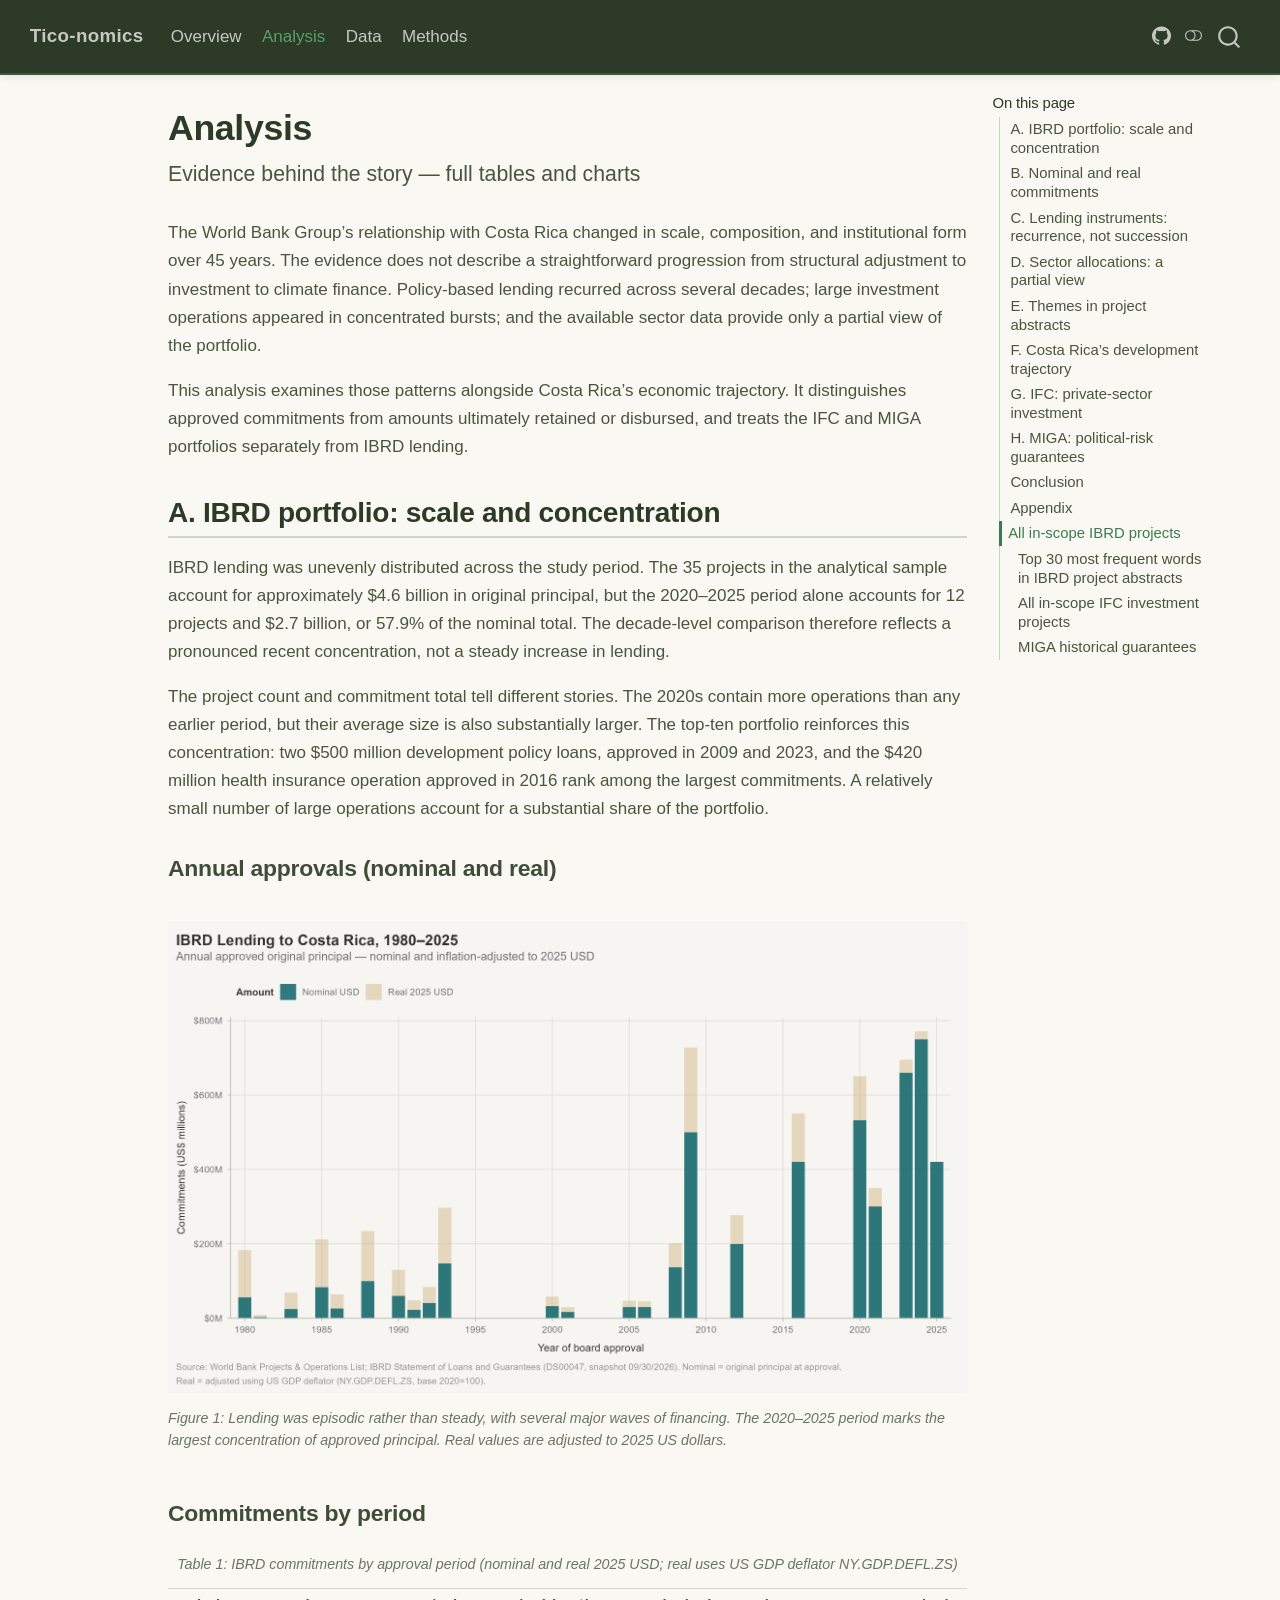
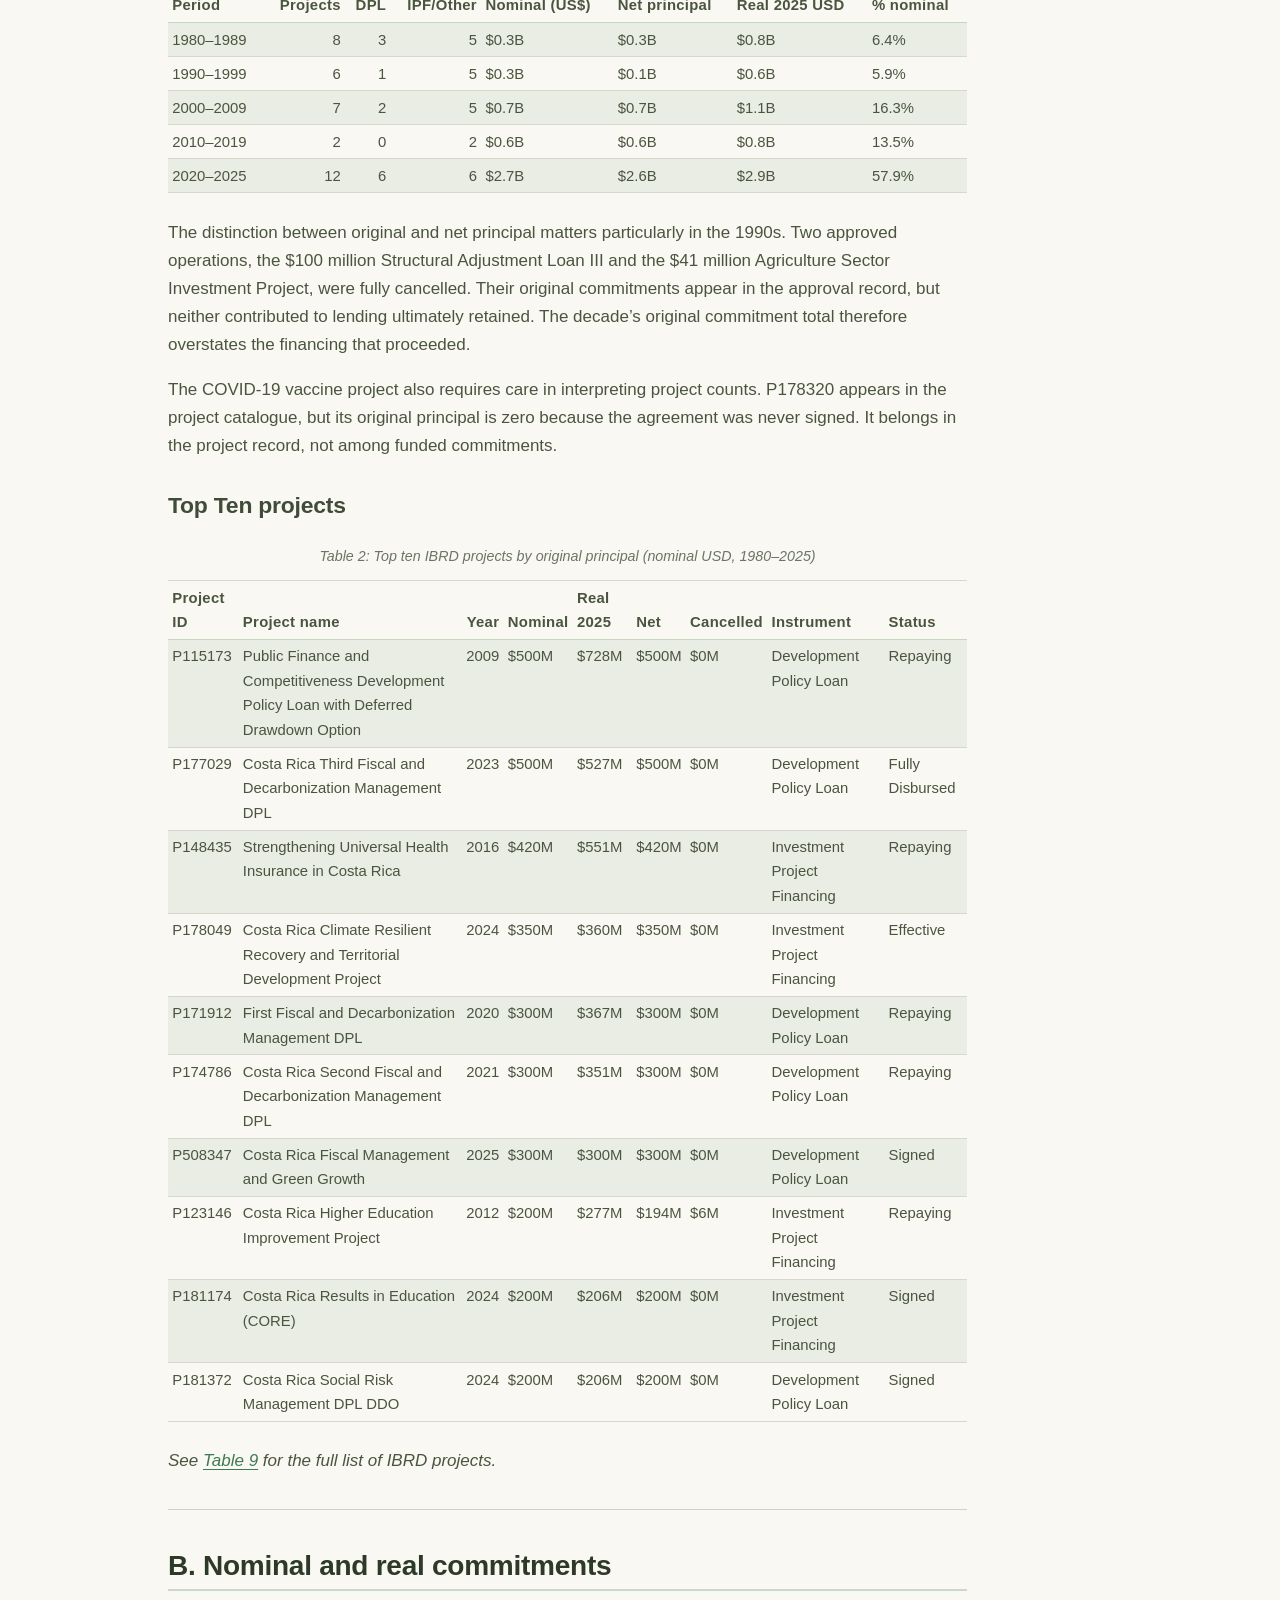
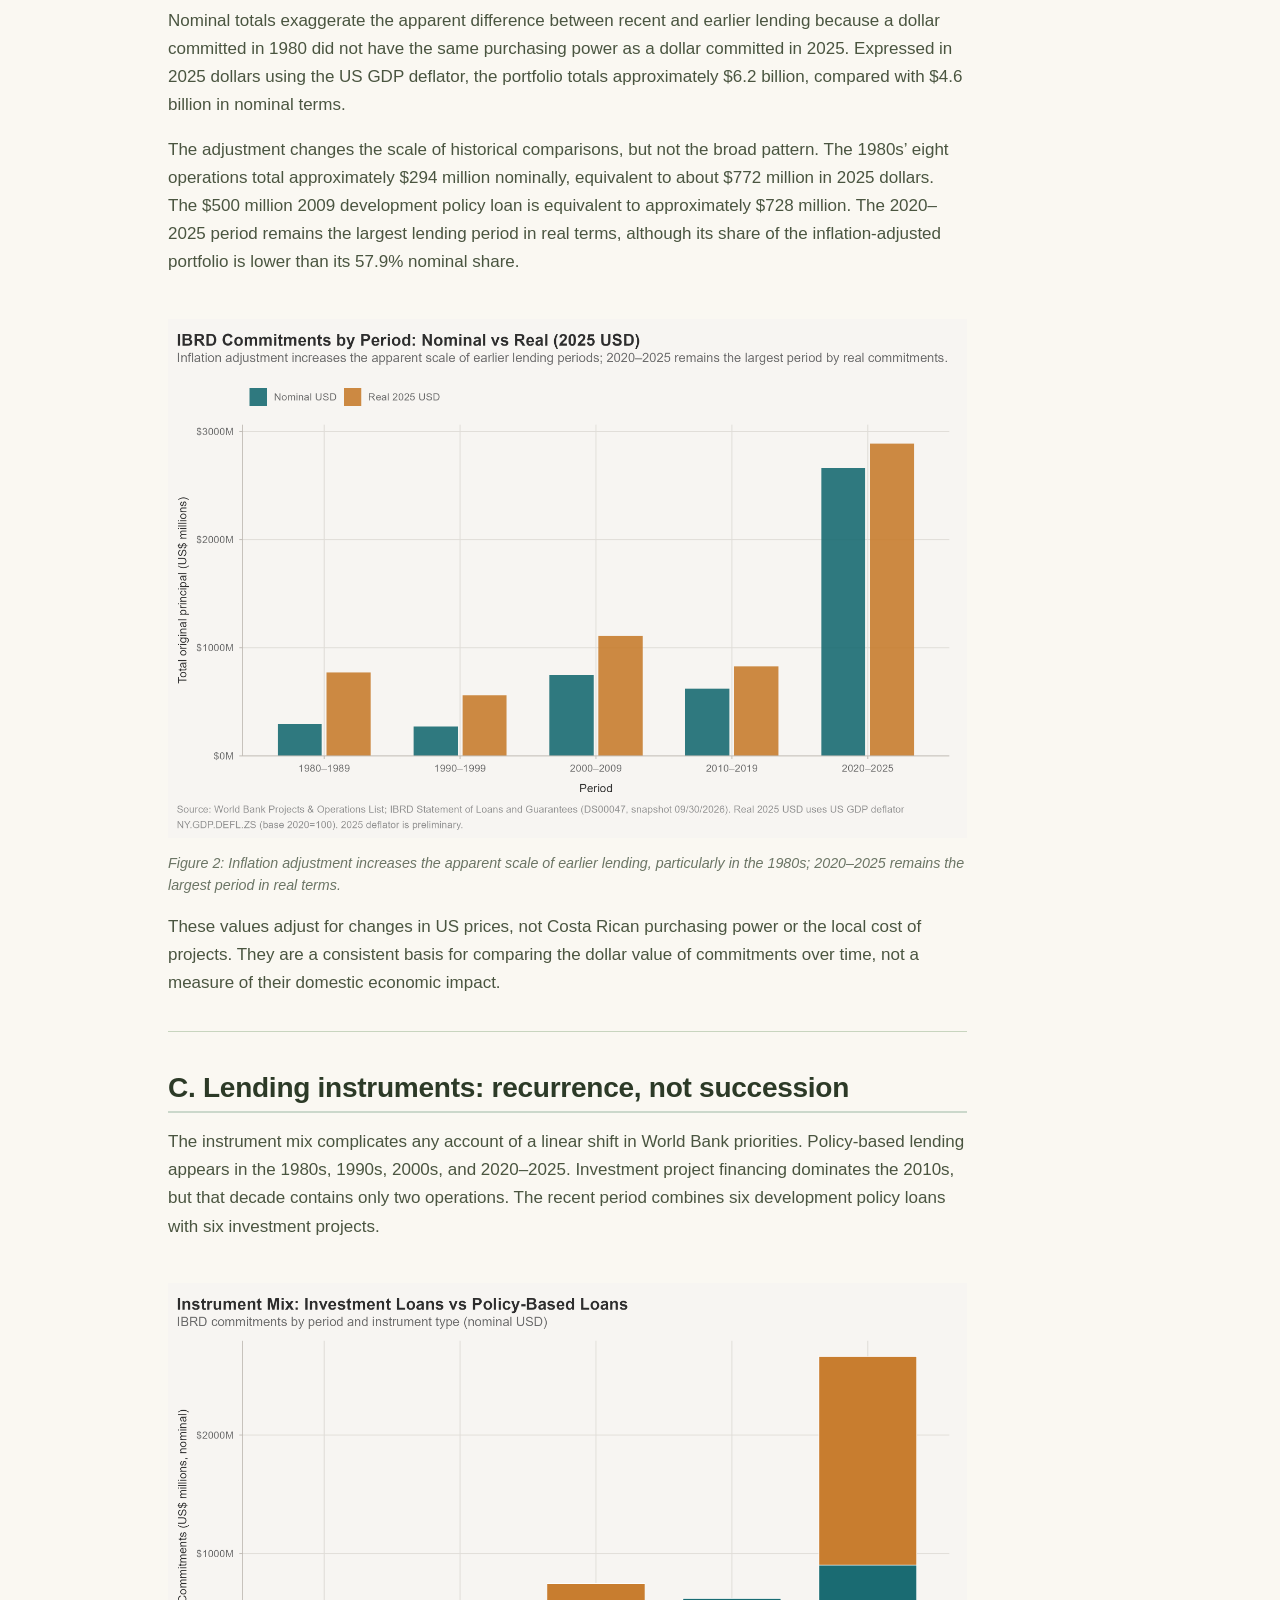
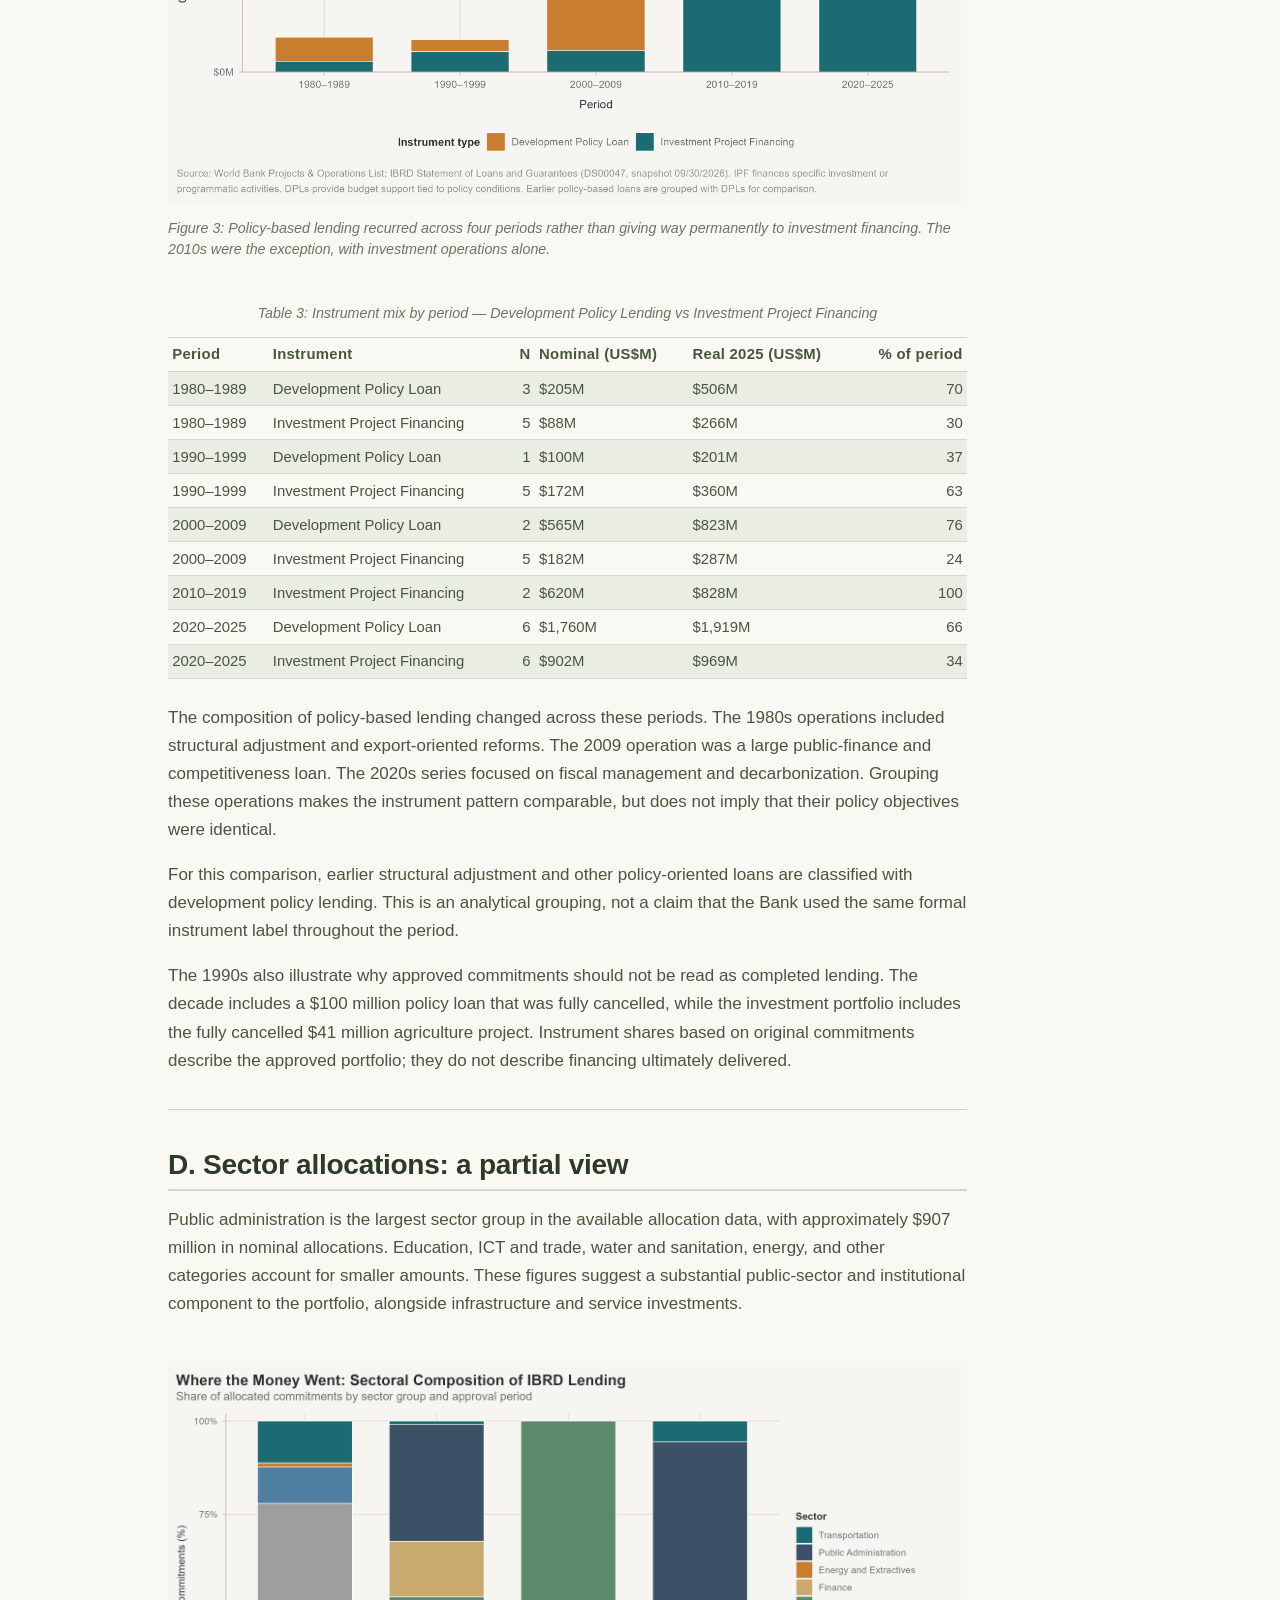
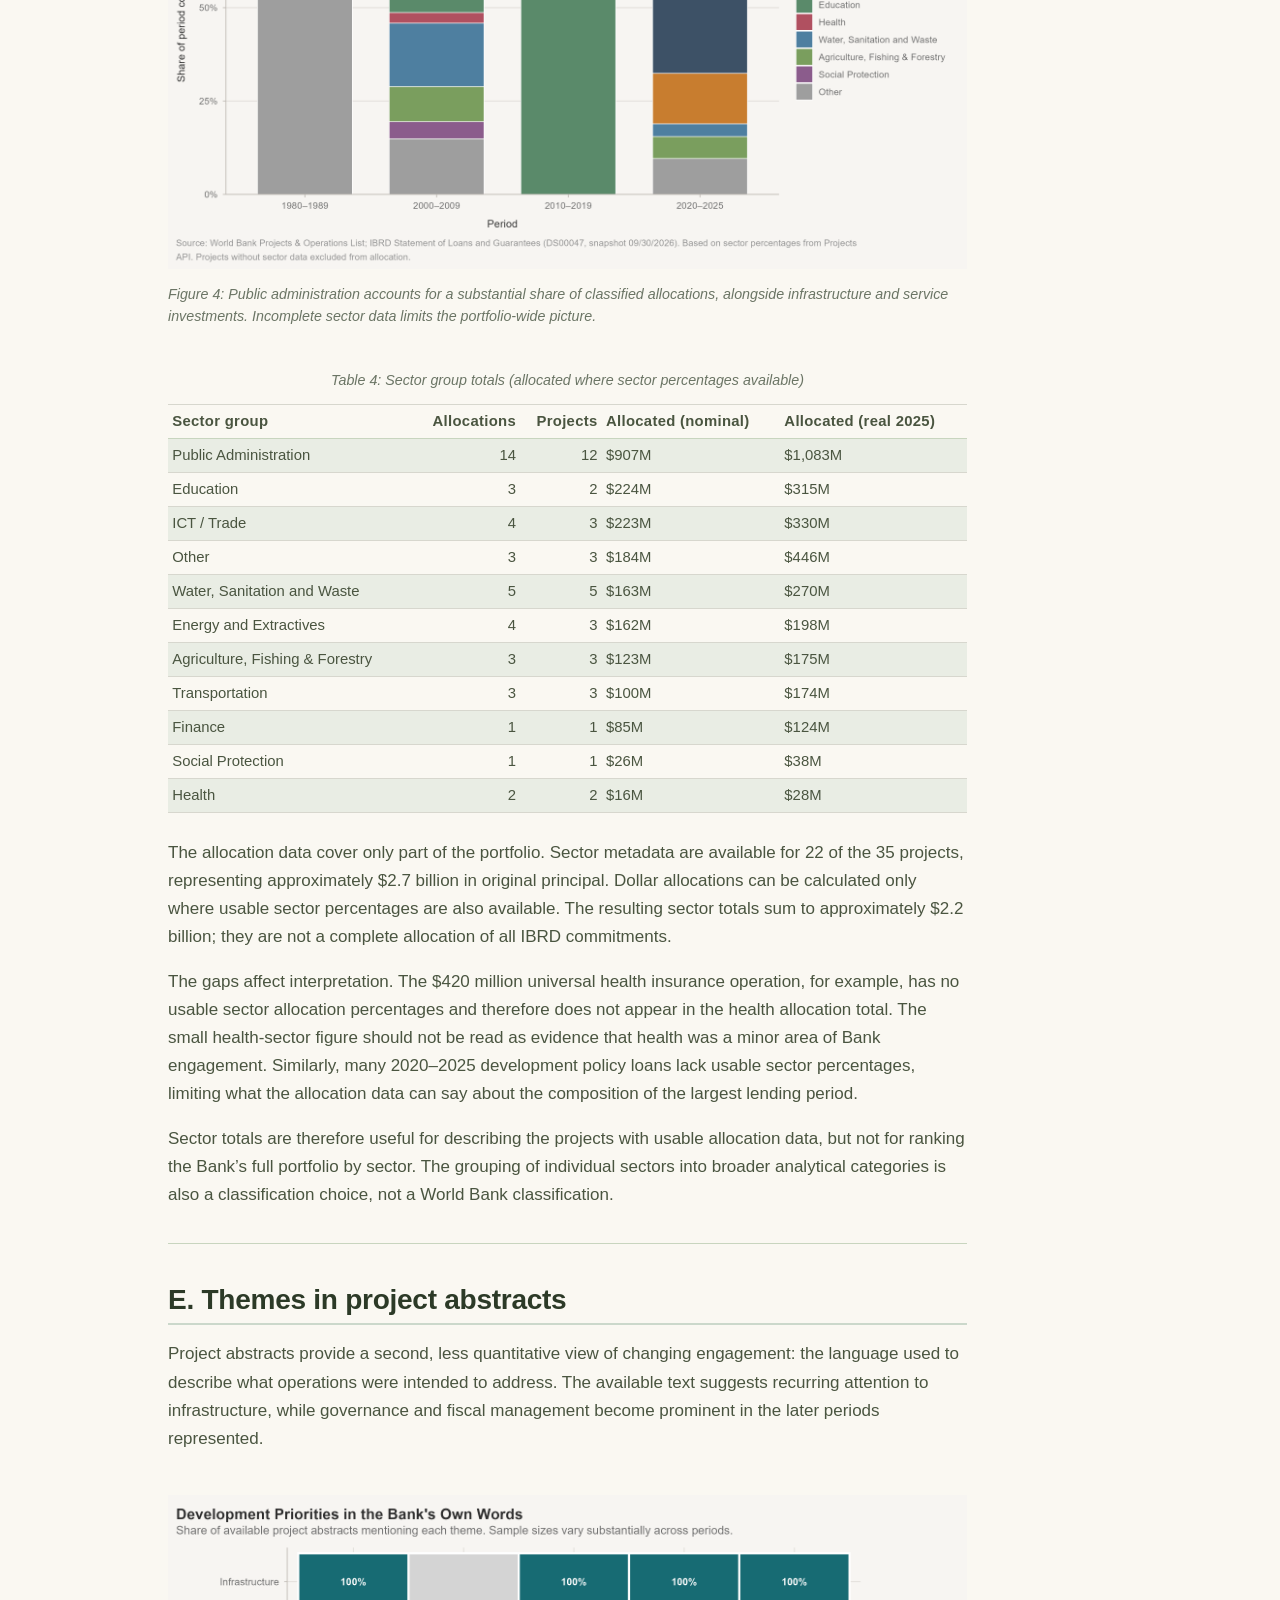
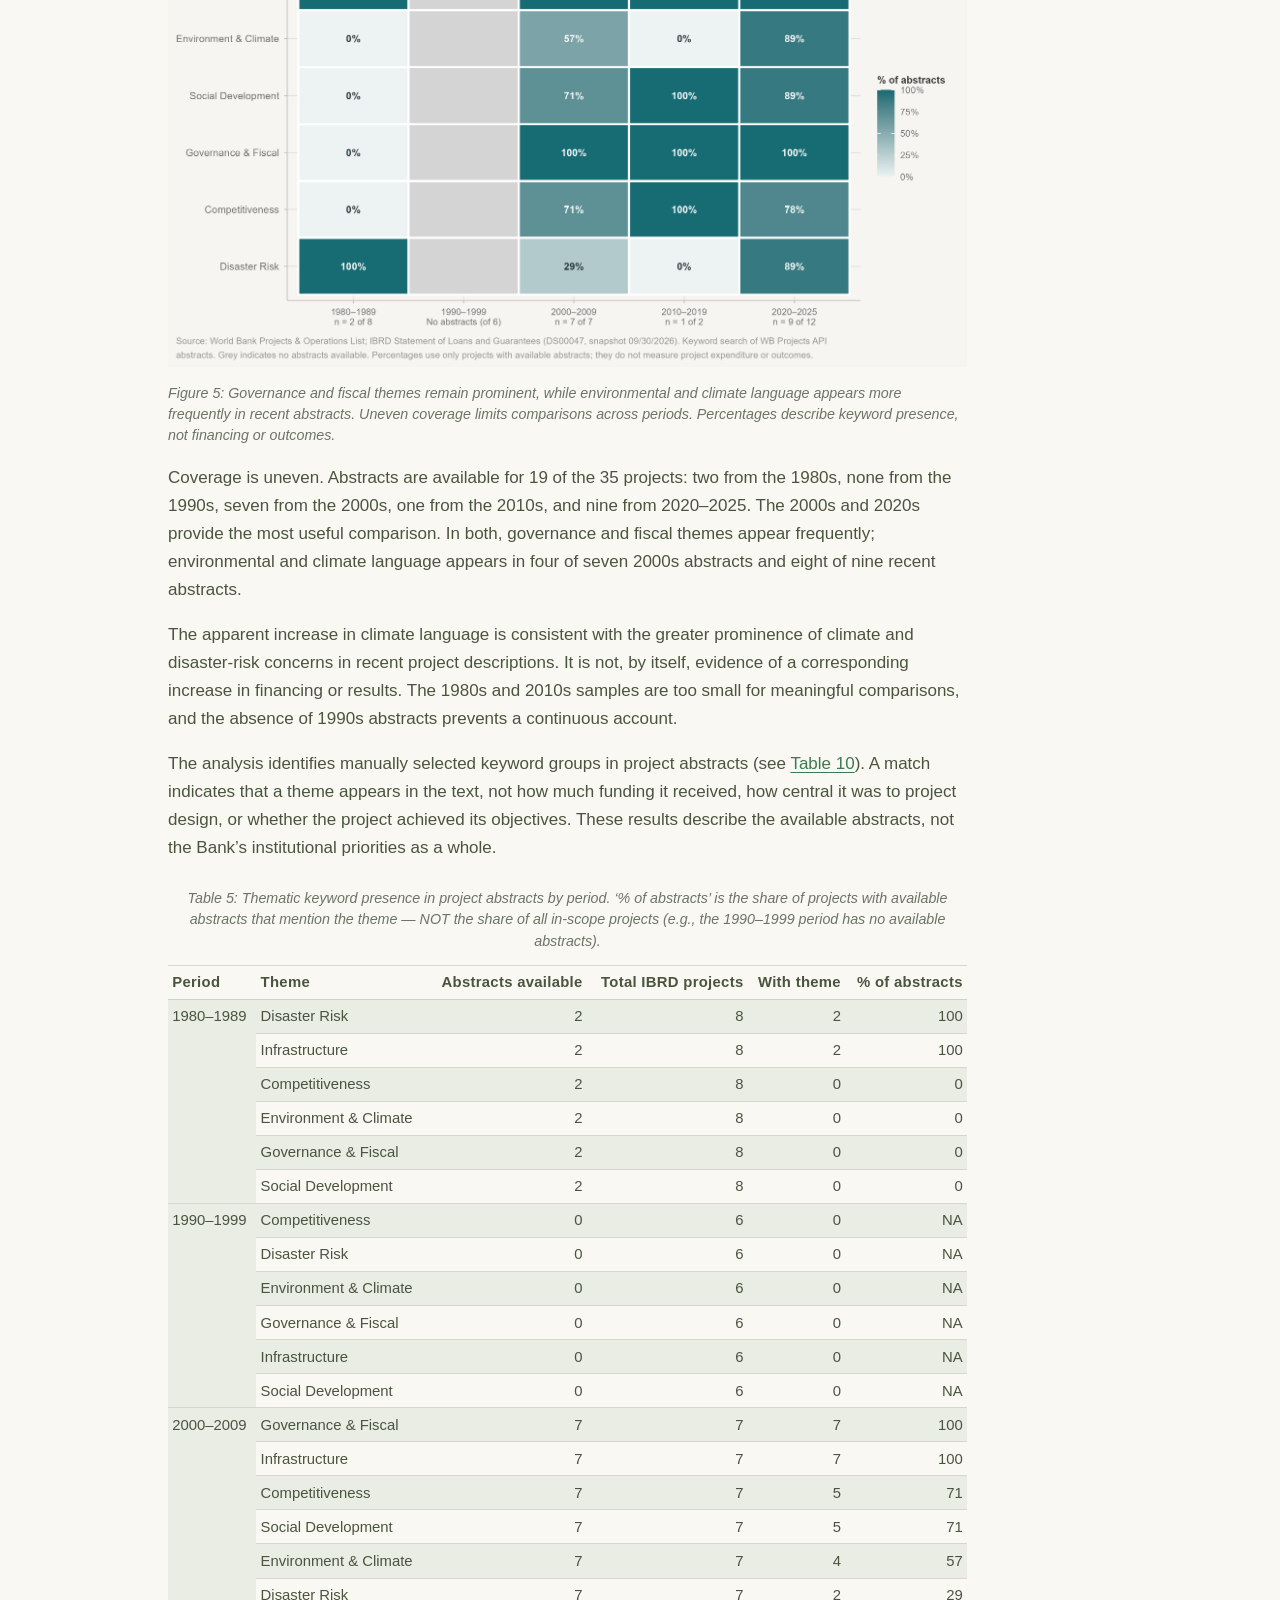
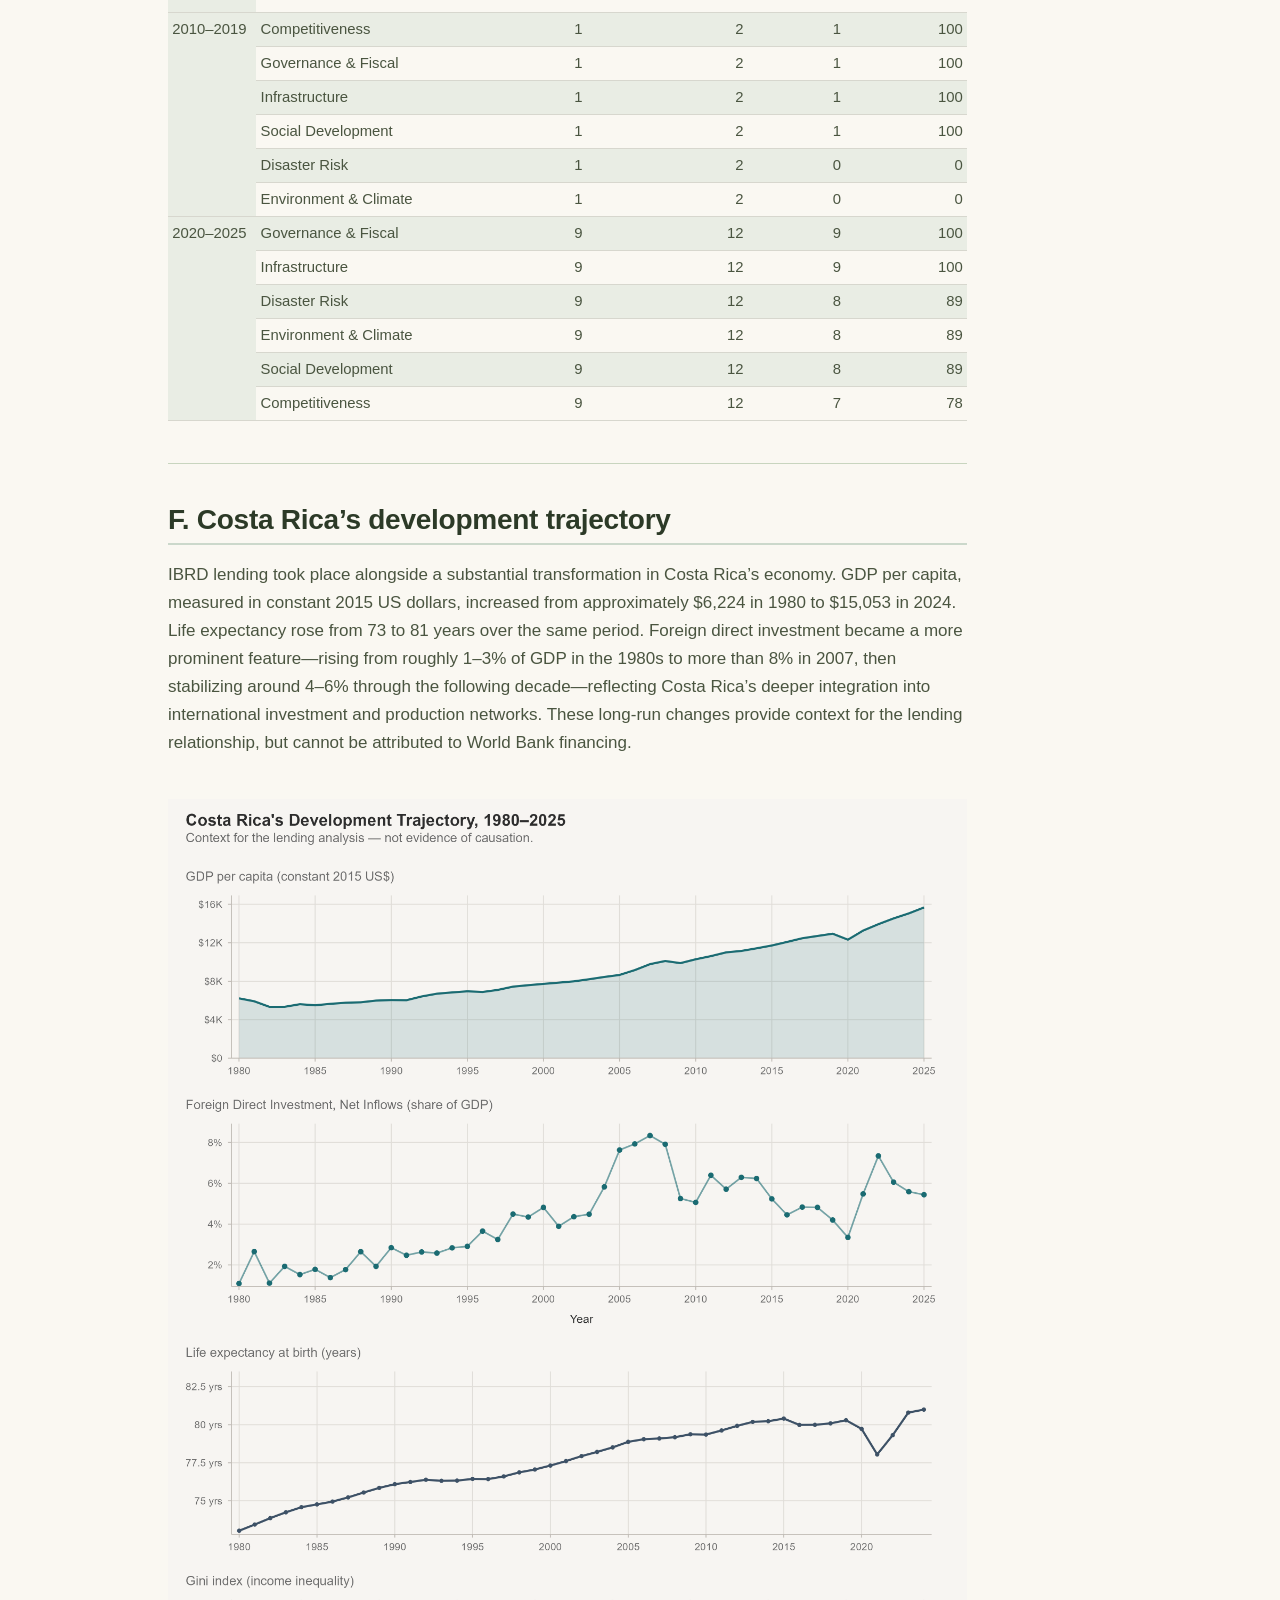
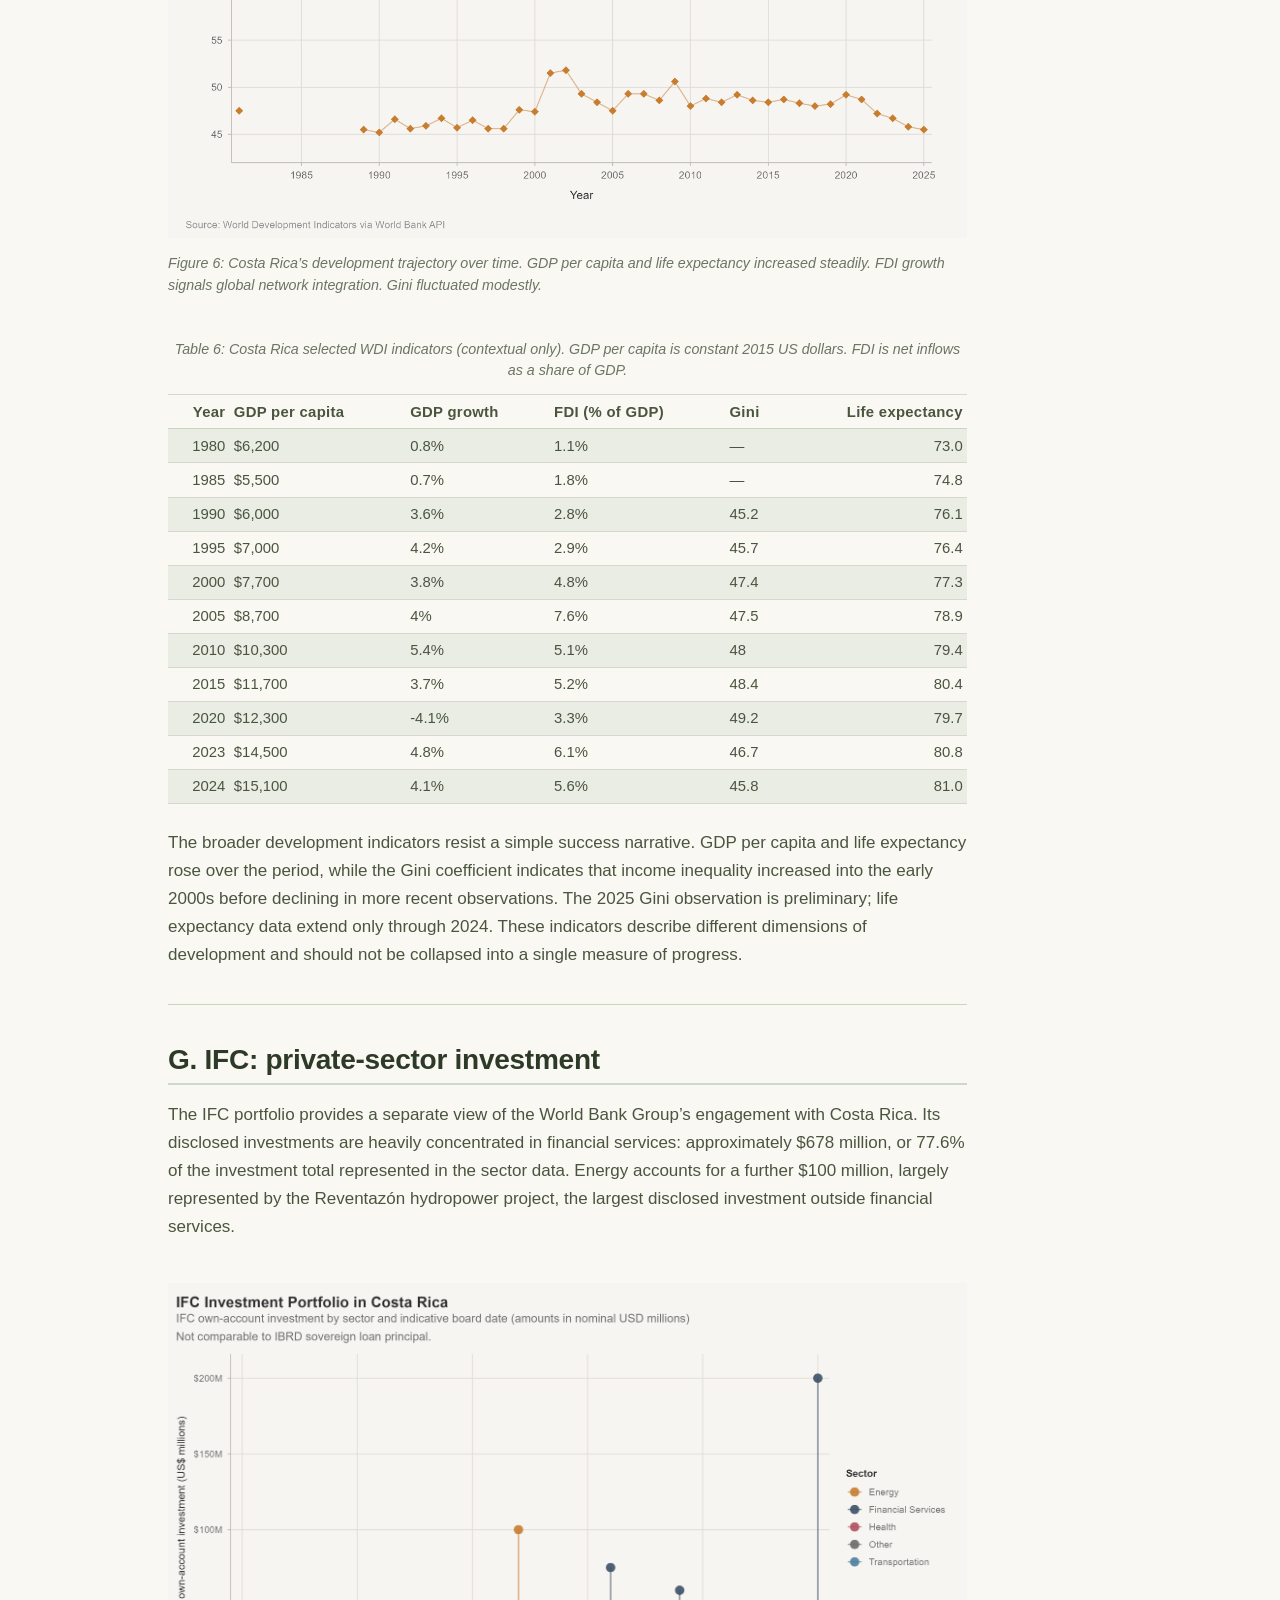
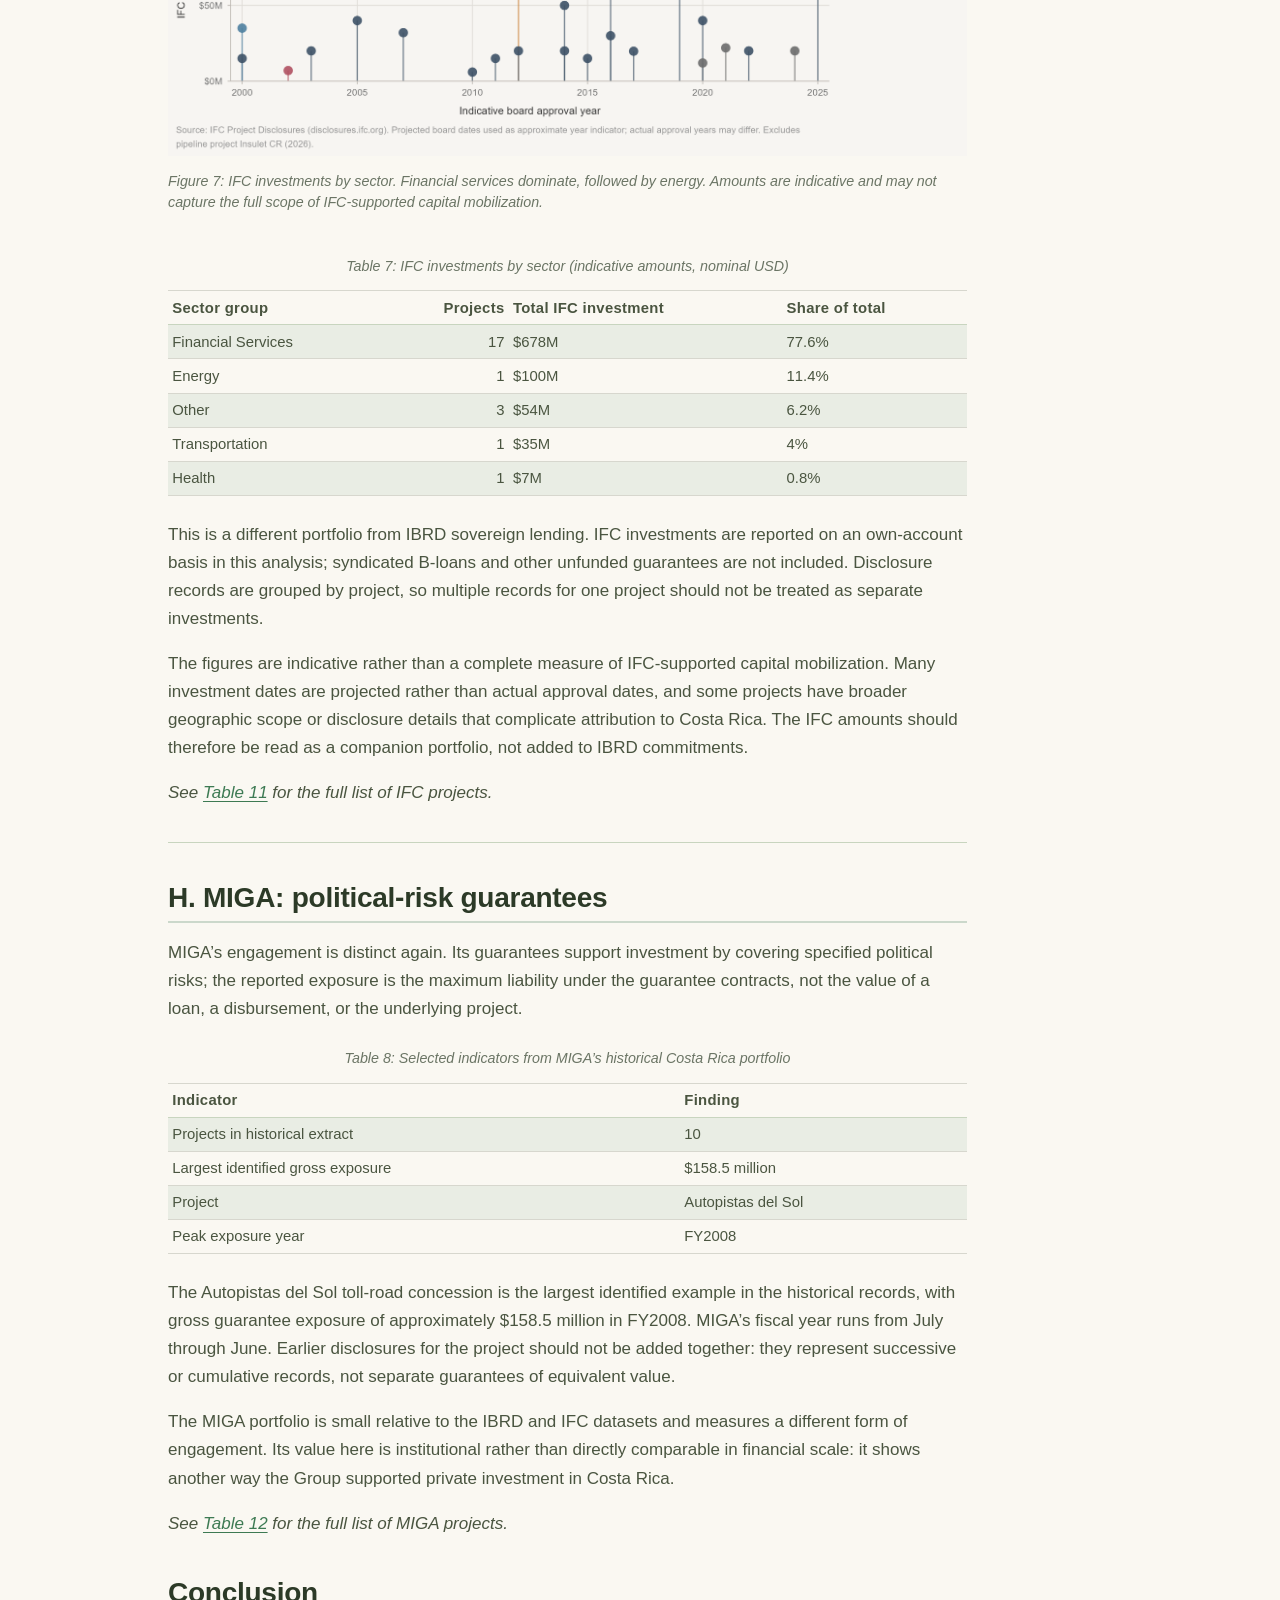
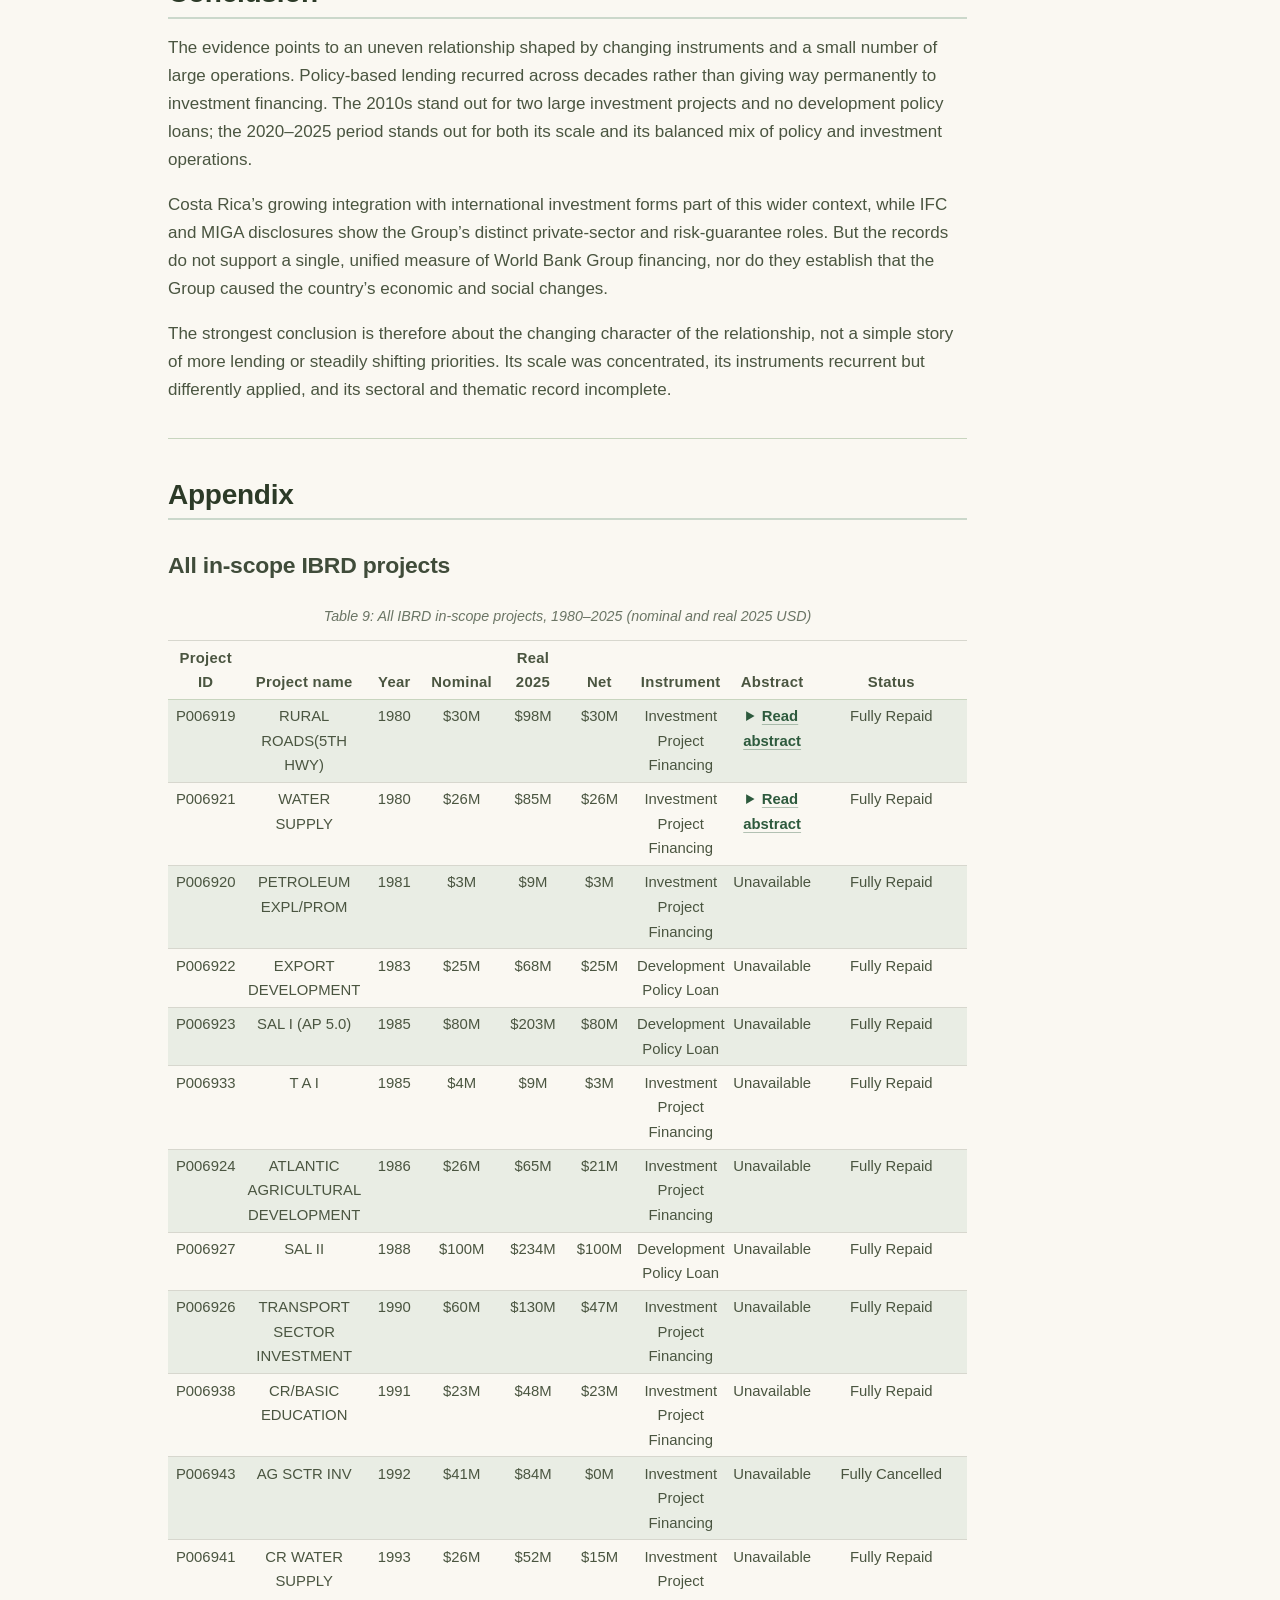
<file: docs/reports/analysis.html>
<!DOCTYPE html>
<html xmlns="http://www.w3.org/1999/xhtml" lang="en" xml:lang="en"><head>

<meta charset="utf-8">
<meta name="generator" content="quarto-1.10.20">

<meta name="viewport" content="width=device-width, initial-scale=1.0, user-scalable=yes">

<meta name="author" content="Bryan C. Johns">

<title>Analysis – Tico-nomics</title>
<style>
/* Default styles provided by pandoc.
** See https://pandoc.org/MANUAL.html#variables-for-html for config info.
*/
span.smallcaps{font-variant: small-caps;}
div.columns{display: flex; gap: 1.5em;}
div.column{flex: auto;}
@media screen {
div.columns{gap: min(4vw, 1.5em);}
div.column{overflow-x: auto;}
}
div.hanging-indent{margin-left: 1.5em; text-indent: -1.5em;}
ul.task-list{list-style: none;}
ul.task-list li input[type="checkbox"] {
  width: 0.8em;
  margin: 0 0.8em 0.2em -1em; /* quarto-specific, see https://github.com/quarto-dev/quarto-cli/issues/4556 */ 
  vertical-align: middle;
}
</style>


<script src="../site_libs/quarto-nav/quarto-nav.js"></script>
<script src="../site_libs/quarto-nav/headroom.min.js"></script>
<script src="../site_libs/clipboard/clipboard.min.js"></script>
<script src="../site_libs/quarto-search/autocomplete.umd.js"></script>
<script src="../site_libs/quarto-search/fuse.min.js"></script>
<script src="../site_libs/quarto-search/quarto-search.js"></script>
<meta name="quarto:offset" content="../">
<link href="../images/landmark-solid.ico" rel="icon">
<script src="../site_libs/quarto-html/quarto.js" type="module"></script>
<script src="../site_libs/quarto-html/tabsets/tabsets.js" type="module"></script>
<script src="../site_libs/quarto-html/popper.min.js"></script>
<script src="../site_libs/quarto-html/tippy.umd.min.js"></script>
<script src="../site_libs/quarto-html/anchor.min.js"></script>
<link href="../site_libs/quarto-html/tippy.css" rel="stylesheet">
<link href="../site_libs/quarto-html/quarto-syntax-highlighting-4b721e6ad85ebea0c181a306c565fca7.css" rel="stylesheet" class="quarto-color-scheme" id="quarto-text-highlighting-styles">
<link href="../site_libs/quarto-html/quarto-syntax-highlighting-dark-5afa34c8ef2a14af4d15b74b6240efcc.css" rel="stylesheet" class="quarto-color-scheme quarto-color-alternate" id="quarto-text-highlighting-styles">
<link href="../site_libs/quarto-html/quarto-syntax-highlighting-4b721e6ad85ebea0c181a306c565fca7.css" rel="stylesheet" class="quarto-color-scheme-extra" id="quarto-text-highlighting-styles">
<script src="../site_libs/bootstrap/bootstrap.min.js"></script>
<link href="../site_libs/bootstrap/bootstrap-icons.css" rel="stylesheet">
<link href="../site_libs/bootstrap/bootstrap-b89cfa0929b1ec424392e1d2ad47b5f8.min.css" rel="stylesheet" append-hash="true" class="quarto-color-scheme" id="quarto-bootstrap" data-mode="light">
<link href="../site_libs/bootstrap/bootstrap-dark-6b9082cdece9c202c246bfbf838b19c0.min.css" rel="stylesheet" append-hash="true" class="quarto-color-scheme quarto-color-alternate" id="quarto-bootstrap" data-mode="dark">
<link href="../site_libs/bootstrap/bootstrap-b89cfa0929b1ec424392e1d2ad47b5f8.min.css" rel="stylesheet" append-hash="true" class="quarto-color-scheme-extra" id="quarto-bootstrap" data-mode="light">
<script id="quarto-search-options" type="application/json">{
  "location": "navbar",
  "copy-button": false,
  "collapse-after": 3,
  "panel-placement": "end",
  "type": "overlay",
  "limit": 50,
  "keyboard-shortcut": [
    "f",
    "/",
    "s"
  ],
  "show-item-context": false,
  "language": {
    "search-no-results-text": "No results",
    "search-matching-documents-text": "matching documents",
    "search-copy-link-title": "Copy link to search",
    "search-hide-matches-text": "Hide additional matches",
    "search-more-match-text": "more match in this document",
    "search-more-matches-text": "more matches in this document",
    "search-clear-button-title": "Clear",
    "search-text-placeholder": "",
    "search-detached-cancel-button-title": "Cancel",
    "search-submit-button-title": "Submit",
    "search-label": "Search"
  }
}</script>
<style>html{ scroll-behavior: smooth; }</style>
<script src="../site_libs/kePrint-0.0.1/kePrint.js"></script>

<link href="../site_libs/lightable-0.0.1/lightable.css" rel="stylesheet">



<meta property="og:title" content="Analysis – Tico-nomics">
<meta property="og:description" content="Evidence behind the story — full tables and charts">
<meta property="og:image" content="https://johbry17.github.io/Tico-nomics/figures/fig1_ibrd_timeline.png">
<meta property="og:site_name" content="Tico-nomics">
<meta property="og:image:height" content="1950">
<meta property="og:image:width" content="3300">
<meta name="twitter:title" content="Analysis – Tico-nomics">
<meta name="twitter:description" content="Evidence behind the story — full tables and charts">
<meta name="twitter:image" content="https://johbry17.github.io/Tico-nomics/figures/fig1_ibrd_timeline.png">
<meta name="twitter:image-height" content="1950">
<meta name="twitter:image-width" content="3300">
<meta name="twitter:card" content="summary_large_image">
</head>

<body class="nav-fixed quarto-light"><script id="quarto-html-before-body" type="application/javascript">
    const toggleBodyColorMode = (bsSheetEl) => {
      const mode = bsSheetEl.getAttribute("data-mode");
      const bodyEl = window.document.querySelector("body");
      if (mode === "dark") {
        bodyEl.classList.add("quarto-dark");
        bodyEl.classList.remove("quarto-light");
      } else {
        bodyEl.classList.add("quarto-light");
        bodyEl.classList.remove("quarto-dark");
      }
    }
    const toggleBodyColorPrimary = () => {
      const bsSheetEl = window.document.querySelector("link#quarto-bootstrap:not([rel=disabled-stylesheet])");
      if (bsSheetEl) {
        toggleBodyColorMode(bsSheetEl);
      }
    }
    const setColorSchemeToggle = (alternate) => {
      const toggles = window.document.querySelectorAll('.quarto-color-scheme-toggle');
      for (let i=0; i < toggles.length; i++) {
        const toggle = toggles[i];
        if (toggle) {
          if (alternate) {
            toggle.classList.add("alternate");
          } else {
            toggle.classList.remove("alternate");
          }
        }
      }
    };
    const toggleColorMode = (alternate) => {
      // Switch the stylesheets
      const primaryStylesheets = window.document.querySelectorAll('link.quarto-color-scheme:not(.quarto-color-alternate)');
      const alternateStylesheets = window.document.querySelectorAll('link.quarto-color-scheme.quarto-color-alternate');
      manageTransitions('#quarto-margin-sidebar .nav-link', false);
      if (alternate) {
        // note: dark is layered on light, we don't disable primary!
        enableStylesheet(alternateStylesheets);
        for (const sheetNode of alternateStylesheets) {
          if (sheetNode.id === "quarto-bootstrap") {
            toggleBodyColorMode(sheetNode);
          }
        }
      } else {
        disableStylesheet(alternateStylesheets);
        enableStylesheet(primaryStylesheets)
        toggleBodyColorPrimary();
      }
      manageTransitions('#quarto-margin-sidebar .nav-link', true);
      // Switch the toggles
      setColorSchemeToggle(alternate)
      // Hack to workaround the fact that safari doesn't
      // properly recolor the scrollbar when toggling (#1455)
      if (navigator.userAgent.indexOf('Safari') > 0 && navigator.userAgent.indexOf('Chrome') == -1) {
        manageTransitions("body", false);
        window.scrollTo(0, 1);
        setTimeout(() => {
          window.scrollTo(0, 0);
          manageTransitions("body", true);
        }, 40);
      }
    }
    const disableStylesheet = (stylesheets) => {
      for (let i=0; i < stylesheets.length; i++) {
        const stylesheet = stylesheets[i];
        stylesheet.rel = 'disabled-stylesheet';
      }
    }
    const enableStylesheet = (stylesheets) => {
      for (let i=0; i < stylesheets.length; i++) {
        const stylesheet = stylesheets[i];
        if(stylesheet.rel !== 'stylesheet') { // for Chrome, which will still FOUC without this check
          stylesheet.rel = 'stylesheet';
        }
      }
    }
    const manageTransitions = (selector, allowTransitions) => {
      const els = window.document.querySelectorAll(selector);
      for (let i=0; i < els.length; i++) {
        const el = els[i];
        if (allowTransitions) {
          el.classList.remove('notransition');
        } else {
          el.classList.add('notransition');
        }
      }
    }
    const isFileUrl = () => {
      return window.location.protocol === 'file:';
    }
    const hasAlternateSentinel = () => {
      let styleSentinel = getColorSchemeSentinel();
      if (styleSentinel !== null) {
        return styleSentinel === "alternate";
      } else {
        return false;
      }
    }
    const setStyleSentinel = (alternate) => {
      const value = alternate ? "alternate" : "default";
      if (!isFileUrl()) {
        window.localStorage.setItem("quarto-color-scheme", value);
      } else {
        localAlternateSentinel = value;
      }
    }
    const getColorSchemeSentinel = () => {
      if (!isFileUrl()) {
        const storageValue = window.localStorage.getItem("quarto-color-scheme");
        return storageValue != null ? storageValue : localAlternateSentinel;
      } else {
        return localAlternateSentinel;
      }
    }
    const toggleGiscusIfUsed = (isAlternate, darkModeDefault) => {
      const baseTheme = document.querySelector('#giscus-base-theme')?.value ?? 'light';
      const alternateTheme = document.querySelector('#giscus-alt-theme')?.value ?? 'dark';
      let newTheme = '';
      if(authorPrefersDark) {
        newTheme = isAlternate ? baseTheme : alternateTheme;
      } else {
        newTheme = isAlternate ? alternateTheme : baseTheme;
      }
      const changeGiscusTheme = () => {
        // From: https://github.com/giscus/giscus/issues/336
        const sendMessage = (message) => {
          const iframe = document.querySelector('iframe.giscus-frame');
          if (!iframe) return;
          iframe.contentWindow.postMessage({ giscus: message }, 'https://giscus.app');
        }
        sendMessage({
          setConfig: {
            theme: newTheme
          }
        });
      }
      const isGiscussLoaded = window.document.querySelector('iframe.giscus-frame') !== null;
      if (isGiscussLoaded) {
        changeGiscusTheme();
      }
    };
    const authorPrefersDark = false;
    const queryPrefersDark = window.matchMedia('(prefers-color-scheme: dark)');
    const darkModeDefault = queryPrefersDark.matches;
      document.querySelector('link#quarto-text-highlighting-styles.quarto-color-scheme-extra').rel = 'disabled-stylesheet';
      document.querySelector('link#quarto-bootstrap.quarto-color-scheme-extra').rel = 'disabled-stylesheet';
    let localAlternateSentinel = darkModeDefault ? 'alternate' : 'default';
    // Dark / light mode switch
    window.quartoToggleColorScheme = () => {
      // Read the current dark / light value
      let toAlternate = !hasAlternateSentinel();
      toggleColorMode(toAlternate);
      setStyleSentinel(toAlternate);
      toggleGiscusIfUsed(toAlternate, darkModeDefault);
      window.dispatchEvent(new Event('resize'));
    };
    queryPrefersDark.addEventListener("change", e => {
      if(window.localStorage.getItem("quarto-color-scheme") !== null)
        return;
      const alternate = e.matches
      toggleColorMode(alternate);
      localAlternateSentinel = e.matches ? 'alternate' : 'default'; // this is used alongside local storage!
      toggleGiscusIfUsed(alternate, darkModeDefault);
    });
    // Switch to dark mode if need be
    if (hasAlternateSentinel()) {
      toggleColorMode(true);
    } else {
      toggleColorMode(false);
    }
  </script>

<div id="quarto-search-results"></div>
  <header id="quarto-header" class="headroom fixed-top">
    <nav class="navbar navbar-expand-lg " data-bs-theme="dark">
      <div class="navbar-container container-fluid">
      <div class="navbar-brand-container mx-auto">
    <a class="navbar-brand" href="../index.html">
    <span class="navbar-title">Tico-nomics</span>
    </a>
  </div>
            <div id="quarto-search" class="" title="Search"></div>
          <button class="navbar-toggler" type="button" data-bs-toggle="collapse" data-bs-target="#navbarCollapse" aria-controls="navbarCollapse" role="menu" aria-expanded="false" aria-label="Toggle navigation" onclick="if (window.quartoToggleHeadroom) { window.quartoToggleHeadroom(); }">
  <span class="navbar-toggler-icon"></span>
</button>
          <div class="collapse navbar-collapse" id="navbarCollapse">
            <ul class="navbar-nav navbar-nav-scroll me-auto">
  <li class="nav-item">
    <a class="nav-link" href="../reports/overview.html"> 
<span class="menu-text">Overview</span></a>
  </li>  
  <li class="nav-item">
    <a class="nav-link active" href="../reports/analysis.html" aria-current="page"> 
<span class="menu-text">Analysis</span></a>
  </li>  
  <li class="nav-item">
    <a class="nav-link" href="../reports/data-dictionary.html"> 
<span class="menu-text">Data</span></a>
  </li>  
  <li class="nav-item">
    <a class="nav-link" href="../reports/methodology.html"> 
<span class="menu-text">Methods</span></a>
  </li>  
</ul>
            <ul class="navbar-nav navbar-nav-scroll ms-auto">
  <li class="nav-item compact">
    <a class="nav-link" href="https://github.com/johbry17/Tico-nomics"> <i class="bi bi-github" role="img">
</i> 
<span class="menu-text"></span></a>
  </li>  
</ul>
          </div> <!-- /navcollapse -->
            <div class="quarto-navbar-tools">
  <a href="" class="quarto-color-scheme-toggle quarto-navigation-tool  px-1" onclick="window.quartoToggleColorScheme(); return false;" title="Toggle dark mode"><i class="bi"></i></a>
</div>
      </div> <!-- /container-fluid -->
    </nav>
</header>
<!-- content -->
<div id="quarto-content" class="quarto-container page-columns page-rows-contents page-layout-article page-navbar">
<!-- sidebar -->
<!-- margin-sidebar -->
    <div id="quarto-margin-sidebar" class="sidebar margin-sidebar">
        <nav id="TOC" role="doc-toc" class="toc-active">
    <h2 id="toc-title">On this page</h2>
   
  <ul>
  <li><a href="#a.-ibrd-portfolio-scale-and-concentration" id="toc-a.-ibrd-portfolio-scale-and-concentration" class="nav-link active" data-scroll-target="#a.-ibrd-portfolio-scale-and-concentration">A. IBRD portfolio: scale and concentration</a>
  <ul class="collapse">
  <li><a href="#annual-approvals-nominal-and-real" id="toc-annual-approvals-nominal-and-real" class="nav-link" data-scroll-target="#annual-approvals-nominal-and-real">Annual approvals (nominal and real)</a></li>
  <li><a href="#commitments-by-period" id="toc-commitments-by-period" class="nav-link" data-scroll-target="#commitments-by-period">Commitments by period</a></li>
  <li><a href="#top-ten-projects" id="toc-top-ten-projects" class="nav-link" data-scroll-target="#top-ten-projects">Top Ten projects</a></li>
  </ul></li>
  <li><a href="#b.-nominal-and-real-commitments" id="toc-b.-nominal-and-real-commitments" class="nav-link" data-scroll-target="#b.-nominal-and-real-commitments">B. Nominal and real commitments</a></li>
  <li><a href="#c.-lending-instruments-recurrence-not-succession" id="toc-c.-lending-instruments-recurrence-not-succession" class="nav-link" data-scroll-target="#c.-lending-instruments-recurrence-not-succession">C. Lending instruments: recurrence, not succession</a></li>
  <li><a href="#d.-sector-allocations-a-partial-view" id="toc-d.-sector-allocations-a-partial-view" class="nav-link" data-scroll-target="#d.-sector-allocations-a-partial-view">D. Sector allocations: a partial view</a></li>
  <li><a href="#e.-themes-in-project-abstracts" id="toc-e.-themes-in-project-abstracts" class="nav-link" data-scroll-target="#e.-themes-in-project-abstracts">E. Themes in project abstracts</a></li>
  <li><a href="#f.-costa-ricas-development-trajectory" id="toc-f.-costa-ricas-development-trajectory" class="nav-link" data-scroll-target="#f.-costa-ricas-development-trajectory">F. Costa Rica’s development trajectory</a></li>
  <li><a href="#g.-ifc-private-sector-investment" id="toc-g.-ifc-private-sector-investment" class="nav-link" data-scroll-target="#g.-ifc-private-sector-investment">G. IFC: private-sector investment</a></li>
  <li><a href="#h.-miga-political-risk-guarantees" id="toc-h.-miga-political-risk-guarantees" class="nav-link" data-scroll-target="#h.-miga-political-risk-guarantees">H. MIGA: political-risk guarantees</a></li>
  <li><a href="#conclusion" id="toc-conclusion" class="nav-link" data-scroll-target="#conclusion">Conclusion</a></li>
  <li><a href="#appendix" id="toc-appendix" class="nav-link" data-scroll-target="#appendix">Appendix</a>
  <ul class="collapse">
  <li><a href="#all-in-scope-ibrd-projects" id="toc-all-in-scope-ibrd-projects" class="nav-link" data-scroll-target="#all-in-scope-ibrd-projects">All in-scope IBRD projects</a></li>
  <li><a href="#top-30-words" id="toc-top-30-words" class="nav-link" data-scroll-target="#top-30-words">Top 30 most frequent words in IBRD project abstracts</a></li>
  <li><a href="#all-in-scope-ifc-investment-projects" id="toc-all-in-scope-ifc-investment-projects" class="nav-link" data-scroll-target="#all-in-scope-ifc-investment-projects">All in-scope IFC investment projects</a></li>
  <li><a href="#miga-historical-guarantees" id="toc-miga-historical-guarantees" class="nav-link" data-scroll-target="#miga-historical-guarantees">MIGA historical guarantees</a></li>
  </ul></li>
  </ul>
</nav>
    </div>
<!-- main -->
<main class="content" id="quarto-document-content">


<header id="title-block-header" class="quarto-title-block default">
<div class="quarto-title">
<h1 class="title">Analysis</h1>
<p class="subtitle lead">Evidence behind the story — full tables and charts</p>
</div>



<div class="quarto-title-meta">

    
  
    
  </div>
  


</header>


<p>The World Bank Group’s relationship with Costa Rica changed in scale, composition, and institutional form over 45 years. The evidence does not describe a straightforward progression from structural adjustment to investment to climate finance. Policy-based lending recurred across several decades; large investment operations appeared in concentrated bursts; and the available sector data provide only a partial view of the portfolio.</p>
<p>This analysis examines those patterns alongside Costa Rica’s economic trajectory. It distinguishes approved commitments from amounts ultimately retained or disbursed, and treats the IFC and MIGA portfolios separately from IBRD lending.</p>
<section id="a.-ibrd-portfolio-scale-and-concentration" class="level2">
<h2 class="anchored" data-anchor-id="a.-ibrd-portfolio-scale-and-concentration">A. IBRD portfolio: scale and concentration</h2>
<p>IBRD lending was unevenly distributed across the study period. The 35 projects in the analytical sample account for approximately $4.6 billion in original principal, but the 2020–2025 period alone accounts for 12 projects and $2.7 billion, or 57.9% of the nominal total. The decade-level comparison therefore reflects a pronounced recent concentration, not a steady increase in lending.</p>
<p>The project count and commitment total tell different stories. The 2020s contain more operations than any earlier period, but their average size is also substantially larger. The top-ten portfolio reinforces this concentration: two $500 million development policy loans, approved in 2009 and 2023, and the $420 million health insurance operation approved in 2016 rank among the largest commitments. A relatively small number of large operations account for a substantial share of the portfolio.</p>
<section id="annual-approvals-nominal-and-real" class="level3">
<h3 class="anchored" data-anchor-id="annual-approvals-nominal-and-real">Annual approvals (nominal and real)</h3>
<div class="cell">
<div class="cell-output-display">
<div id="fig-ibrd-timeline" class="quarto-float quarto-figure quarto-figure-center anchored">
<figure class="quarto-float quarto-float-fig figure">
<div aria-describedby="fig-ibrd-timeline-caption-0ceaefa1-69ba-4598-a22c-09a6ac19f8ca">
<img src="../figures/fig1_ibrd_timeline.png" class="img-fluid figure-img" width="1056">
</div>
<figcaption class="quarto-float-caption-bottom quarto-float-caption quarto-float-fig" id="fig-ibrd-timeline-caption-0ceaefa1-69ba-4598-a22c-09a6ac19f8ca">
Figure&nbsp;1: Lending was episodic rather than steady, with several major waves of financing. The 2020–2025 period marks the largest concentration of approved principal. Real values are adjusted to 2025 US dollars.
</figcaption>
</figure>
</div>
</div>
</div>
</section>
<section id="commitments-by-period" class="level3">
<h3 class="anchored" data-anchor-id="commitments-by-period">Commitments by period</h3>
<div class="cell">
<div id="tbl-ibrd-period" class="cell quarto-float quarto-figure quarto-figure-center anchored">
<figure class="quarto-float quarto-float-tbl figure">
<figcaption class="quarto-float-caption-top quarto-float-caption quarto-float-tbl" id="tbl-ibrd-period-caption-0ceaefa1-69ba-4598-a22c-09a6ac19f8ca">
Table&nbsp;1: IBRD commitments by approval period (nominal and real 2025 USD; real uses US GDP deflator NY.GDP.DEFL.ZS)
</figcaption>
<div aria-describedby="tbl-ibrd-period-caption-0ceaefa1-69ba-4598-a22c-09a6ac19f8ca">
<div class="cell-output-display">
<table class="table table-striped table-condensed cell caption-top table-sm small">
<thead>
<tr class="header">
<th style="text-align: left;" data-quarto-table-cell-role="th">Period</th>
<th style="text-align: right;" data-quarto-table-cell-role="th">Projects</th>
<th style="text-align: right;" data-quarto-table-cell-role="th">DPL</th>
<th style="text-align: right;" data-quarto-table-cell-role="th">IPF/Other</th>
<th style="text-align: left;" data-quarto-table-cell-role="th">Nominal (US$)</th>
<th style="text-align: left;" data-quarto-table-cell-role="th">Net principal</th>
<th style="text-align: left;" data-quarto-table-cell-role="th">Real 2025 USD</th>
<th style="text-align: left;" data-quarto-table-cell-role="th">% nominal</th>
</tr>
</thead>
<tbody>
<tr class="odd">
<td style="text-align: left;">1980–1989</td>
<td style="text-align: right;">8</td>
<td style="text-align: right;">3</td>
<td style="text-align: right;">5</td>
<td style="text-align: left;">$0.3B</td>
<td style="text-align: left;">$0.3B</td>
<td style="text-align: left;">$0.8B</td>
<td style="text-align: left;">6.4%</td>
</tr>
<tr class="even">
<td style="text-align: left;">1990–1999</td>
<td style="text-align: right;">6</td>
<td style="text-align: right;">1</td>
<td style="text-align: right;">5</td>
<td style="text-align: left;">$0.3B</td>
<td style="text-align: left;">$0.1B</td>
<td style="text-align: left;">$0.6B</td>
<td style="text-align: left;">5.9%</td>
</tr>
<tr class="odd">
<td style="text-align: left;">2000–2009</td>
<td style="text-align: right;">7</td>
<td style="text-align: right;">2</td>
<td style="text-align: right;">5</td>
<td style="text-align: left;">$0.7B</td>
<td style="text-align: left;">$0.7B</td>
<td style="text-align: left;">$1.1B</td>
<td style="text-align: left;">16.3%</td>
</tr>
<tr class="even">
<td style="text-align: left;">2010–2019</td>
<td style="text-align: right;">2</td>
<td style="text-align: right;">0</td>
<td style="text-align: right;">2</td>
<td style="text-align: left;">$0.6B</td>
<td style="text-align: left;">$0.6B</td>
<td style="text-align: left;">$0.8B</td>
<td style="text-align: left;">13.5%</td>
</tr>
<tr class="odd">
<td style="text-align: left;">2020–2025</td>
<td style="text-align: right;">12</td>
<td style="text-align: right;">6</td>
<td style="text-align: right;">6</td>
<td style="text-align: left;">$2.7B</td>
<td style="text-align: left;">$2.6B</td>
<td style="text-align: left;">$2.9B</td>
<td style="text-align: left;">57.9%</td>
</tr>
</tbody>
</table>
</div>
</div>
</figure>
</div>
</div>
<p>The distinction between original and net principal matters particularly in the 1990s. Two approved operations, the $100 million Structural Adjustment Loan III and the $41 million Agriculture Sector Investment Project, were fully cancelled. Their original commitments appear in the approval record, but neither contributed to lending ultimately retained. The decade’s original commitment total therefore overstates the financing that proceeded.</p>
<p>The COVID-19 vaccine project also requires care in interpreting project counts. P178320 appears in the project catalogue, but its original principal is zero because the agreement was never signed. It belongs in the project record, not among funded commitments.</p>
</section>
<section id="top-ten-projects" class="level3">
<h3 class="anchored" data-anchor-id="top-ten-projects">Top Ten projects</h3>
<div class="cell">
<div id="tbl-ibrd-top10" class="cell quarto-float quarto-figure quarto-figure-center anchored">
<figure class="quarto-float quarto-float-tbl figure">
<figcaption class="quarto-float-caption-top quarto-float-caption quarto-float-tbl" id="tbl-ibrd-top10-caption-0ceaefa1-69ba-4598-a22c-09a6ac19f8ca">
Table&nbsp;2: Top ten IBRD projects by original principal (nominal USD, 1980–2025)
</figcaption>
<div aria-describedby="tbl-ibrd-top10-caption-0ceaefa1-69ba-4598-a22c-09a6ac19f8ca">
<div class="cell-output-display">
<table class="table table-striped table-condensed cell caption-top table-sm small">
<thead>
<tr class="header">
<th style="text-align: left;" data-quarto-table-cell-role="th">Project ID</th>
<th style="text-align: left;" data-quarto-table-cell-role="th">Project name</th>
<th style="text-align: right;" data-quarto-table-cell-role="th">Year</th>
<th style="text-align: left;" data-quarto-table-cell-role="th">Nominal</th>
<th style="text-align: left;" data-quarto-table-cell-role="th">Real 2025</th>
<th style="text-align: left;" data-quarto-table-cell-role="th">Net</th>
<th style="text-align: left;" data-quarto-table-cell-role="th">Cancelled</th>
<th style="text-align: left;" data-quarto-table-cell-role="th">Instrument</th>
<th style="text-align: left;" data-quarto-table-cell-role="th">Status</th>
</tr>
</thead>
<tbody>
<tr class="odd">
<td style="text-align: left;">P115173</td>
<td style="text-align: left;">Public Finance and Competitiveness Development Policy Loan with Deferred Drawdown Option</td>
<td style="text-align: right;">2009</td>
<td style="text-align: left;">$500M</td>
<td style="text-align: left;">$728M</td>
<td style="text-align: left;">$500M</td>
<td style="text-align: left;">$0M</td>
<td style="text-align: left;">Development Policy Loan</td>
<td style="text-align: left;">Repaying</td>
</tr>
<tr class="even">
<td style="text-align: left;">P177029</td>
<td style="text-align: left;">Costa Rica Third Fiscal and Decarbonization Management DPL</td>
<td style="text-align: right;">2023</td>
<td style="text-align: left;">$500M</td>
<td style="text-align: left;">$527M</td>
<td style="text-align: left;">$500M</td>
<td style="text-align: left;">$0M</td>
<td style="text-align: left;">Development Policy Loan</td>
<td style="text-align: left;">Fully Disbursed</td>
</tr>
<tr class="odd">
<td style="text-align: left;">P148435</td>
<td style="text-align: left;">Strengthening Universal Health Insurance in Costa Rica</td>
<td style="text-align: right;">2016</td>
<td style="text-align: left;">$420M</td>
<td style="text-align: left;">$551M</td>
<td style="text-align: left;">$420M</td>
<td style="text-align: left;">$0M</td>
<td style="text-align: left;">Investment Project Financing</td>
<td style="text-align: left;">Repaying</td>
</tr>
<tr class="even">
<td style="text-align: left;">P178049</td>
<td style="text-align: left;">Costa Rica Climate Resilient Recovery and Territorial Development Project</td>
<td style="text-align: right;">2024</td>
<td style="text-align: left;">$350M</td>
<td style="text-align: left;">$360M</td>
<td style="text-align: left;">$350M</td>
<td style="text-align: left;">$0M</td>
<td style="text-align: left;">Investment Project Financing</td>
<td style="text-align: left;">Effective</td>
</tr>
<tr class="odd">
<td style="text-align: left;">P171912</td>
<td style="text-align: left;">First Fiscal and Decarbonization Management DPL</td>
<td style="text-align: right;">2020</td>
<td style="text-align: left;">$300M</td>
<td style="text-align: left;">$367M</td>
<td style="text-align: left;">$300M</td>
<td style="text-align: left;">$0M</td>
<td style="text-align: left;">Development Policy Loan</td>
<td style="text-align: left;">Repaying</td>
</tr>
<tr class="even">
<td style="text-align: left;">P174786</td>
<td style="text-align: left;">Costa Rica Second Fiscal and Decarbonization Management DPL</td>
<td style="text-align: right;">2021</td>
<td style="text-align: left;">$300M</td>
<td style="text-align: left;">$351M</td>
<td style="text-align: left;">$300M</td>
<td style="text-align: left;">$0M</td>
<td style="text-align: left;">Development Policy Loan</td>
<td style="text-align: left;">Repaying</td>
</tr>
<tr class="odd">
<td style="text-align: left;">P508347</td>
<td style="text-align: left;">Costa Rica Fiscal Management and Green Growth</td>
<td style="text-align: right;">2025</td>
<td style="text-align: left;">$300M</td>
<td style="text-align: left;">$300M</td>
<td style="text-align: left;">$300M</td>
<td style="text-align: left;">$0M</td>
<td style="text-align: left;">Development Policy Loan</td>
<td style="text-align: left;">Signed</td>
</tr>
<tr class="even">
<td style="text-align: left;">P123146</td>
<td style="text-align: left;">Costa Rica Higher Education Improvement Project</td>
<td style="text-align: right;">2012</td>
<td style="text-align: left;">$200M</td>
<td style="text-align: left;">$277M</td>
<td style="text-align: left;">$194M</td>
<td style="text-align: left;">$6M</td>
<td style="text-align: left;">Investment Project Financing</td>
<td style="text-align: left;">Repaying</td>
</tr>
<tr class="odd">
<td style="text-align: left;">P181174</td>
<td style="text-align: left;">Costa Rica Results in Education (CORE)</td>
<td style="text-align: right;">2024</td>
<td style="text-align: left;">$200M</td>
<td style="text-align: left;">$206M</td>
<td style="text-align: left;">$200M</td>
<td style="text-align: left;">$0M</td>
<td style="text-align: left;">Investment Project Financing</td>
<td style="text-align: left;">Signed</td>
</tr>
<tr class="even">
<td style="text-align: left;">P181372</td>
<td style="text-align: left;">Costa Rica Social Risk Management DPL DDO</td>
<td style="text-align: right;">2024</td>
<td style="text-align: left;">$200M</td>
<td style="text-align: left;">$206M</td>
<td style="text-align: left;">$200M</td>
<td style="text-align: left;">$0M</td>
<td style="text-align: left;">Development Policy Loan</td>
<td style="text-align: left;">Signed</td>
</tr>
</tbody>
</table>
</div>
</div>
</figure>
</div>
</div>
<p><em>See <a href="#tbl-ibrd-projects" class="quarto-xref">Table&nbsp;9</a> for the full list of IBRD projects.</em></p>
<hr>
</section>
</section>
<section id="b.-nominal-and-real-commitments" class="level2">
<h2 class="anchored" data-anchor-id="b.-nominal-and-real-commitments">B. Nominal and real commitments</h2>
<p>Nominal totals exaggerate the apparent difference between recent and earlier lending because a dollar committed in 1980 did not have the same purchasing power as a dollar committed in 2025. Expressed in 2025 dollars using the US GDP deflator, the portfolio totals approximately $6.2 billion, compared with $4.6 billion in nominal terms.</p>
<p>The adjustment changes the scale of historical comparisons, but not the broad pattern. The 1980s’ eight operations total approximately $294 million nominally, equivalent to about $772 million in 2025 dollars. The $500 million 2009 development policy loan is equivalent to approximately $728 million. The 2020–2025 period remains the largest lending period in real terms, although its share of the inflation-adjusted portfolio is lower than its 57.9% nominal share.</p>
<div class="cell">
<div class="cell-output-display">
<div id="fig-nominal-vs-real" class="quarto-float quarto-figure quarto-figure-center anchored">
<figure class="quarto-float quarto-float-fig figure">
<div aria-describedby="fig-nominal-vs-real-caption-0ceaefa1-69ba-4598-a22c-09a6ac19f8ca">
<img src="../figures/fig8_nominal_vs_real.png" class="img-fluid figure-img" width="960">
</div>
<figcaption class="quarto-float-caption-bottom quarto-float-caption quarto-float-fig" id="fig-nominal-vs-real-caption-0ceaefa1-69ba-4598-a22c-09a6ac19f8ca">
Figure&nbsp;2: Inflation adjustment increases the apparent scale of earlier lending, particularly in the 1980s; 2020–2025 remains the largest period in real terms.
</figcaption>
</figure>
</div>
</div>
</div>
<p>These values adjust for changes in US prices, not Costa Rican purchasing power or the local cost of projects. They are a consistent basis for comparing the dollar value of commitments over time, not a measure of their domestic economic impact.</p>
<hr>
</section>
<section id="c.-lending-instruments-recurrence-not-succession" class="level2">
<h2 class="anchored" data-anchor-id="c.-lending-instruments-recurrence-not-succession">C. Lending instruments: recurrence, not succession</h2>
<p>The instrument mix complicates any account of a linear shift in World Bank priorities. Policy-based lending appears in the 1980s, 1990s, 2000s, and 2020–2025. Investment project financing dominates the 2010s, but that decade contains only two operations. The recent period combines six development policy loans with six investment projects.</p>
<div class="cell">
<div class="cell-output-display">
<div id="fig-instrument-mix" class="quarto-float quarto-figure quarto-figure-center anchored">
<figure class="quarto-float quarto-float-fig figure">
<div aria-describedby="fig-instrument-mix-caption-0ceaefa1-69ba-4598-a22c-09a6ac19f8ca">
<img src="../figures/fig2_instrument_mix.png" class="img-fluid figure-img" width="960">
</div>
<figcaption class="quarto-float-caption-bottom quarto-float-caption quarto-float-fig" id="fig-instrument-mix-caption-0ceaefa1-69ba-4598-a22c-09a6ac19f8ca">
Figure&nbsp;3: Policy-based lending recurred across four periods rather than giving way permanently to investment financing. The 2010s were the exception, with investment operations alone.
</figcaption>
</figure>
</div>
</div>
</div>
<div class="cell">
<div id="tbl-instrument-mix" class="cell quarto-float quarto-figure quarto-figure-center anchored">
<figure class="quarto-float quarto-float-tbl figure">
<figcaption class="quarto-float-caption-top quarto-float-caption quarto-float-tbl" id="tbl-instrument-mix-caption-0ceaefa1-69ba-4598-a22c-09a6ac19f8ca">
Table&nbsp;3: Instrument mix by period — Development Policy Lending vs Investment Project Financing
</figcaption>
<div aria-describedby="tbl-instrument-mix-caption-0ceaefa1-69ba-4598-a22c-09a6ac19f8ca">
<div class="cell-output-display">
<table class="table table-striped table-condensed cell caption-top table-sm small">
<thead>
<tr class="header">
<th style="text-align: left;" data-quarto-table-cell-role="th">Period</th>
<th style="text-align: left;" data-quarto-table-cell-role="th">Instrument</th>
<th style="text-align: right;" data-quarto-table-cell-role="th">N</th>
<th style="text-align: left;" data-quarto-table-cell-role="th">Nominal (US$M)</th>
<th style="text-align: left;" data-quarto-table-cell-role="th">Real 2025 (US$M)</th>
<th style="text-align: right;" data-quarto-table-cell-role="th">% of period</th>
</tr>
</thead>
<tbody>
<tr class="odd">
<td style="text-align: left;">1980–1989</td>
<td style="text-align: left;">Development Policy Loan</td>
<td style="text-align: right;">3</td>
<td style="text-align: left;">$205M</td>
<td style="text-align: left;">$506M</td>
<td style="text-align: right;">70</td>
</tr>
<tr class="even">
<td style="text-align: left;">1980–1989</td>
<td style="text-align: left;">Investment Project Financing</td>
<td style="text-align: right;">5</td>
<td style="text-align: left;">$88M</td>
<td style="text-align: left;">$266M</td>
<td style="text-align: right;">30</td>
</tr>
<tr class="odd">
<td style="text-align: left;">1990–1999</td>
<td style="text-align: left;">Development Policy Loan</td>
<td style="text-align: right;">1</td>
<td style="text-align: left;">$100M</td>
<td style="text-align: left;">$201M</td>
<td style="text-align: right;">37</td>
</tr>
<tr class="even">
<td style="text-align: left;">1990–1999</td>
<td style="text-align: left;">Investment Project Financing</td>
<td style="text-align: right;">5</td>
<td style="text-align: left;">$172M</td>
<td style="text-align: left;">$360M</td>
<td style="text-align: right;">63</td>
</tr>
<tr class="odd">
<td style="text-align: left;">2000–2009</td>
<td style="text-align: left;">Development Policy Loan</td>
<td style="text-align: right;">2</td>
<td style="text-align: left;">$565M</td>
<td style="text-align: left;">$823M</td>
<td style="text-align: right;">76</td>
</tr>
<tr class="even">
<td style="text-align: left;">2000–2009</td>
<td style="text-align: left;">Investment Project Financing</td>
<td style="text-align: right;">5</td>
<td style="text-align: left;">$182M</td>
<td style="text-align: left;">$287M</td>
<td style="text-align: right;">24</td>
</tr>
<tr class="odd">
<td style="text-align: left;">2010–2019</td>
<td style="text-align: left;">Investment Project Financing</td>
<td style="text-align: right;">2</td>
<td style="text-align: left;">$620M</td>
<td style="text-align: left;">$828M</td>
<td style="text-align: right;">100</td>
</tr>
<tr class="even">
<td style="text-align: left;">2020–2025</td>
<td style="text-align: left;">Development Policy Loan</td>
<td style="text-align: right;">6</td>
<td style="text-align: left;">$1,760M</td>
<td style="text-align: left;">$1,919M</td>
<td style="text-align: right;">66</td>
</tr>
<tr class="odd">
<td style="text-align: left;">2020–2025</td>
<td style="text-align: left;">Investment Project Financing</td>
<td style="text-align: right;">6</td>
<td style="text-align: left;">$902M</td>
<td style="text-align: left;">$969M</td>
<td style="text-align: right;">34</td>
</tr>
</tbody>
</table>
</div>
</div>
</figure>
</div>
</div>
<p>The composition of policy-based lending changed across these periods. The 1980s operations included structural adjustment and export-oriented reforms. The 2009 operation was a large public-finance and competitiveness loan. The 2020s series focused on fiscal management and decarbonization. Grouping these operations makes the instrument pattern comparable, but does not imply that their policy objectives were identical.</p>
<p>For this comparison, earlier structural adjustment and other policy-oriented loans are classified with development policy lending. This is an analytical grouping, not a claim that the Bank used the same formal instrument label throughout the period.</p>
<p>The 1990s also illustrate why approved commitments should not be read as completed lending. The decade includes a $100 million policy loan that was fully cancelled, while the investment portfolio includes the fully cancelled $41 million agriculture project. Instrument shares based on original commitments describe the approved portfolio; they do not describe financing ultimately delivered.</p>
<hr>
</section>
<section id="d.-sector-allocations-a-partial-view" class="level2">
<h2 class="anchored" data-anchor-id="d.-sector-allocations-a-partial-view">D. Sector allocations: a partial view</h2>
<p>Public administration is the largest sector group in the available allocation data, with approximately $907 million in nominal allocations. Education, ICT and trade, water and sanitation, energy, and other categories account for smaller amounts. These figures suggest a substantial public-sector and institutional component to the portfolio, alongside infrastructure and service investments.</p>
<div class="cell">
<div class="cell-output-display">
<div id="fig-sector-composition" class="quarto-float quarto-figure quarto-figure-center anchored">
<figure class="quarto-float quarto-float-fig figure">
<div aria-describedby="fig-sector-composition-caption-0ceaefa1-69ba-4598-a22c-09a6ac19f8ca">
<img src="../figures/fig3_sector_composition.png" class="img-fluid figure-img" width="1056">
</div>
<figcaption class="quarto-float-caption-bottom quarto-float-caption quarto-float-fig" id="fig-sector-composition-caption-0ceaefa1-69ba-4598-a22c-09a6ac19f8ca">
Figure&nbsp;4: Public administration accounts for a substantial share of classified allocations, alongside infrastructure and service investments. Incomplete sector data limits the portfolio-wide picture.
</figcaption>
</figure>
</div>
</div>
</div>
<div class="cell">
<div id="tbl-sector" class="cell quarto-float quarto-figure quarto-figure-center anchored">
<figure class="quarto-float quarto-float-tbl figure">
<figcaption class="quarto-float-caption-top quarto-float-caption quarto-float-tbl" id="tbl-sector-caption-0ceaefa1-69ba-4598-a22c-09a6ac19f8ca">
Table&nbsp;4: Sector group totals (allocated where sector percentages available)
</figcaption>
<div aria-describedby="tbl-sector-caption-0ceaefa1-69ba-4598-a22c-09a6ac19f8ca">
<div class="cell-output-display">
<table class="table table-striped table-condensed cell caption-top table-sm small">
<thead>
<tr class="header">
<th style="text-align: left;" data-quarto-table-cell-role="th">Sector group</th>
<th style="text-align: right;" data-quarto-table-cell-role="th">Allocations</th>
<th style="text-align: right;" data-quarto-table-cell-role="th">Projects</th>
<th style="text-align: left;" data-quarto-table-cell-role="th">Allocated (nominal)</th>
<th style="text-align: left;" data-quarto-table-cell-role="th">Allocated (real 2025)</th>
</tr>
</thead>
<tbody>
<tr class="odd">
<td style="text-align: left;">Public Administration</td>
<td style="text-align: right;">14</td>
<td style="text-align: right;">12</td>
<td style="text-align: left;">$907M</td>
<td style="text-align: left;">$1,083M</td>
</tr>
<tr class="even">
<td style="text-align: left;">Education</td>
<td style="text-align: right;">3</td>
<td style="text-align: right;">2</td>
<td style="text-align: left;">$224M</td>
<td style="text-align: left;">$315M</td>
</tr>
<tr class="odd">
<td style="text-align: left;">ICT / Trade</td>
<td style="text-align: right;">4</td>
<td style="text-align: right;">3</td>
<td style="text-align: left;">$223M</td>
<td style="text-align: left;">$330M</td>
</tr>
<tr class="even">
<td style="text-align: left;">Other</td>
<td style="text-align: right;">3</td>
<td style="text-align: right;">3</td>
<td style="text-align: left;">$184M</td>
<td style="text-align: left;">$446M</td>
</tr>
<tr class="odd">
<td style="text-align: left;">Water, Sanitation and Waste</td>
<td style="text-align: right;">5</td>
<td style="text-align: right;">5</td>
<td style="text-align: left;">$163M</td>
<td style="text-align: left;">$270M</td>
</tr>
<tr class="even">
<td style="text-align: left;">Energy and Extractives</td>
<td style="text-align: right;">4</td>
<td style="text-align: right;">3</td>
<td style="text-align: left;">$162M</td>
<td style="text-align: left;">$198M</td>
</tr>
<tr class="odd">
<td style="text-align: left;">Agriculture, Fishing &amp; Forestry</td>
<td style="text-align: right;">3</td>
<td style="text-align: right;">3</td>
<td style="text-align: left;">$123M</td>
<td style="text-align: left;">$175M</td>
</tr>
<tr class="even">
<td style="text-align: left;">Transportation</td>
<td style="text-align: right;">3</td>
<td style="text-align: right;">3</td>
<td style="text-align: left;">$100M</td>
<td style="text-align: left;">$174M</td>
</tr>
<tr class="odd">
<td style="text-align: left;">Finance</td>
<td style="text-align: right;">1</td>
<td style="text-align: right;">1</td>
<td style="text-align: left;">$85M</td>
<td style="text-align: left;">$124M</td>
</tr>
<tr class="even">
<td style="text-align: left;">Social Protection</td>
<td style="text-align: right;">1</td>
<td style="text-align: right;">1</td>
<td style="text-align: left;">$26M</td>
<td style="text-align: left;">$38M</td>
</tr>
<tr class="odd">
<td style="text-align: left;">Health</td>
<td style="text-align: right;">2</td>
<td style="text-align: right;">2</td>
<td style="text-align: left;">$16M</td>
<td style="text-align: left;">$28M</td>
</tr>
</tbody>
</table>
</div>
</div>
</figure>
</div>
</div>
<p>The allocation data cover only part of the portfolio. Sector metadata are available for 22 of the 35 projects, representing approximately $2.7 billion in original principal. Dollar allocations can be calculated only where usable sector percentages are also available. The resulting sector totals sum to approximately $2.2 billion; they are not a complete allocation of all IBRD commitments.</p>
<p>The gaps affect interpretation. The $420 million universal health insurance operation, for example, has no usable sector allocation percentages and therefore does not appear in the health allocation total. The small health-sector figure should not be read as evidence that health was a minor area of Bank engagement. Similarly, many 2020–2025 development policy loans lack usable sector percentages, limiting what the allocation data can say about the composition of the largest lending period.</p>
<p>Sector totals are therefore useful for describing the projects with usable allocation data, but not for ranking the Bank’s full portfolio by sector. The grouping of individual sectors into broader analytical categories is also a classification choice, not a World Bank classification.</p>
<hr>
</section>
<section id="e.-themes-in-project-abstracts" class="level2">
<h2 class="anchored" data-anchor-id="e.-themes-in-project-abstracts">E. Themes in project abstracts</h2>
<p>Project abstracts provide a second, less quantitative view of changing engagement: the language used to describe what operations were intended to address. The available text suggests recurring attention to infrastructure, while governance and fiscal management become prominent in the later periods represented.</p>
<div class="cell">
<div class="cell-output-display">
<div id="fig-abstract-themes" class="quarto-float quarto-figure quarto-figure-center anchored">
<figure class="quarto-float quarto-float-fig figure">
<div aria-describedby="fig-abstract-themes-caption-0ceaefa1-69ba-4598-a22c-09a6ac19f8ca">
<img src="../figures/fig5_abstract_themes.png" class="img-fluid figure-img" width="1056">
</div>
<figcaption class="quarto-float-caption-bottom quarto-float-caption quarto-float-fig" id="fig-abstract-themes-caption-0ceaefa1-69ba-4598-a22c-09a6ac19f8ca">
Figure&nbsp;5: Governance and fiscal themes remain prominent, while environmental and climate language appears more frequently in recent abstracts. Uneven coverage limits comparisons across periods. Percentages describe keyword presence, not financing or outcomes.
</figcaption>
</figure>
</div>
</div>
</div>
<p>Coverage is uneven. Abstracts are available for 19 of the 35 projects: two from the 1980s, none from the 1990s, seven from the 2000s, one from the 2010s, and nine from 2020–2025. The 2000s and 2020s provide the most useful comparison. In both, governance and fiscal themes appear frequently; environmental and climate language appears in four of seven 2000s abstracts and eight of nine recent abstracts.</p>
<p>The apparent increase in climate language is consistent with the greater prominence of climate and disaster-risk concerns in recent project descriptions. It is not, by itself, evidence of a corresponding increase in financing or results. The 1980s and 2010s samples are too small for meaningful comparisons, and the absence of 1990s abstracts prevents a continuous account.</p>
<p>The analysis identifies manually selected keyword groups in project abstracts (see <a href="#tbl-abstract-words" class="quarto-xref">Table&nbsp;10</a>). A match indicates that a theme appears in the text, not how much funding it received, how central it was to project design, or whether the project achieved its objectives. These results describe the available abstracts, not the Bank’s institutional priorities as a whole.</p>
<div class="cell">
<div id="tbl-abstract-themes" class="cell quarto-float quarto-figure quarto-figure-center anchored">
<figure class="quarto-float quarto-float-tbl figure">
<figcaption class="quarto-float-caption-top quarto-float-caption quarto-float-tbl" id="tbl-abstract-themes-caption-0ceaefa1-69ba-4598-a22c-09a6ac19f8ca">
Table&nbsp;5: Thematic keyword presence in project abstracts by period. ‘% of abstracts’ is the share of projects with available abstracts that mention the theme — NOT the share of all in-scope projects (e.g., the 1990–1999 period has no available abstracts).
</figcaption>
<div aria-describedby="tbl-abstract-themes-caption-0ceaefa1-69ba-4598-a22c-09a6ac19f8ca">
<div class="cell-output-display">
<table class="table table-striped table-condensed cell caption-top table-sm small">
<thead>
<tr class="header">
<th style="text-align: left;" data-quarto-table-cell-role="th">Period</th>
<th style="text-align: left;" data-quarto-table-cell-role="th">Theme</th>
<th style="text-align: right;" data-quarto-table-cell-role="th">Abstracts available</th>
<th style="text-align: right;" data-quarto-table-cell-role="th">Total IBRD projects</th>
<th style="text-align: right;" data-quarto-table-cell-role="th">With theme</th>
<th style="text-align: right;" data-quarto-table-cell-role="th">% of abstracts</th>
</tr>
</thead>
<tbody>
<tr class="odd">
<td rowspan="6" style="text-align: left; vertical-align: top !important;">1980–1989</td>
<td style="text-align: left;">Disaster Risk</td>
<td style="text-align: right;">2</td>
<td style="text-align: right;">8</td>
<td style="text-align: right;">2</td>
<td style="text-align: right;">100</td>
</tr>
<tr class="even">
<td style="text-align: left;">Infrastructure</td>
<td style="text-align: right;">2</td>
<td style="text-align: right;">8</td>
<td style="text-align: right;">2</td>
<td style="text-align: right;">100</td>
</tr>
<tr class="odd">
<td style="text-align: left;">Competitiveness</td>
<td style="text-align: right;">2</td>
<td style="text-align: right;">8</td>
<td style="text-align: right;">0</td>
<td style="text-align: right;">0</td>
</tr>
<tr class="even">
<td style="text-align: left;">Environment &amp; Climate</td>
<td style="text-align: right;">2</td>
<td style="text-align: right;">8</td>
<td style="text-align: right;">0</td>
<td style="text-align: right;">0</td>
</tr>
<tr class="odd">
<td style="text-align: left;">Governance &amp; Fiscal</td>
<td style="text-align: right;">2</td>
<td style="text-align: right;">8</td>
<td style="text-align: right;">0</td>
<td style="text-align: right;">0</td>
</tr>
<tr class="even">
<td style="text-align: left;">Social Development</td>
<td style="text-align: right;">2</td>
<td style="text-align: right;">8</td>
<td style="text-align: right;">0</td>
<td style="text-align: right;">0</td>
</tr>
<tr class="odd">
<td rowspan="6" style="text-align: left; vertical-align: top !important;">1990–1999</td>
<td style="text-align: left;">Competitiveness</td>
<td style="text-align: right;">0</td>
<td style="text-align: right;">6</td>
<td style="text-align: right;">0</td>
<td style="text-align: right;">NA</td>
</tr>
<tr class="even">
<td style="text-align: left;">Disaster Risk</td>
<td style="text-align: right;">0</td>
<td style="text-align: right;">6</td>
<td style="text-align: right;">0</td>
<td style="text-align: right;">NA</td>
</tr>
<tr class="odd">
<td style="text-align: left;">Environment &amp; Climate</td>
<td style="text-align: right;">0</td>
<td style="text-align: right;">6</td>
<td style="text-align: right;">0</td>
<td style="text-align: right;">NA</td>
</tr>
<tr class="even">
<td style="text-align: left;">Governance &amp; Fiscal</td>
<td style="text-align: right;">0</td>
<td style="text-align: right;">6</td>
<td style="text-align: right;">0</td>
<td style="text-align: right;">NA</td>
</tr>
<tr class="odd">
<td style="text-align: left;">Infrastructure</td>
<td style="text-align: right;">0</td>
<td style="text-align: right;">6</td>
<td style="text-align: right;">0</td>
<td style="text-align: right;">NA</td>
</tr>
<tr class="even">
<td style="text-align: left;">Social Development</td>
<td style="text-align: right;">0</td>
<td style="text-align: right;">6</td>
<td style="text-align: right;">0</td>
<td style="text-align: right;">NA</td>
</tr>
<tr class="odd">
<td rowspan="6" style="text-align: left; vertical-align: top !important;">2000–2009</td>
<td style="text-align: left;">Governance &amp; Fiscal</td>
<td style="text-align: right;">7</td>
<td style="text-align: right;">7</td>
<td style="text-align: right;">7</td>
<td style="text-align: right;">100</td>
</tr>
<tr class="even">
<td style="text-align: left;">Infrastructure</td>
<td style="text-align: right;">7</td>
<td style="text-align: right;">7</td>
<td style="text-align: right;">7</td>
<td style="text-align: right;">100</td>
</tr>
<tr class="odd">
<td style="text-align: left;">Competitiveness</td>
<td style="text-align: right;">7</td>
<td style="text-align: right;">7</td>
<td style="text-align: right;">5</td>
<td style="text-align: right;">71</td>
</tr>
<tr class="even">
<td style="text-align: left;">Social Development</td>
<td style="text-align: right;">7</td>
<td style="text-align: right;">7</td>
<td style="text-align: right;">5</td>
<td style="text-align: right;">71</td>
</tr>
<tr class="odd">
<td style="text-align: left;">Environment &amp; Climate</td>
<td style="text-align: right;">7</td>
<td style="text-align: right;">7</td>
<td style="text-align: right;">4</td>
<td style="text-align: right;">57</td>
</tr>
<tr class="even">
<td style="text-align: left;">Disaster Risk</td>
<td style="text-align: right;">7</td>
<td style="text-align: right;">7</td>
<td style="text-align: right;">2</td>
<td style="text-align: right;">29</td>
</tr>
<tr class="odd">
<td rowspan="6" style="text-align: left; vertical-align: top !important;">2010–2019</td>
<td style="text-align: left;">Competitiveness</td>
<td style="text-align: right;">1</td>
<td style="text-align: right;">2</td>
<td style="text-align: right;">1</td>
<td style="text-align: right;">100</td>
</tr>
<tr class="even">
<td style="text-align: left;">Governance &amp; Fiscal</td>
<td style="text-align: right;">1</td>
<td style="text-align: right;">2</td>
<td style="text-align: right;">1</td>
<td style="text-align: right;">100</td>
</tr>
<tr class="odd">
<td style="text-align: left;">Infrastructure</td>
<td style="text-align: right;">1</td>
<td style="text-align: right;">2</td>
<td style="text-align: right;">1</td>
<td style="text-align: right;">100</td>
</tr>
<tr class="even">
<td style="text-align: left;">Social Development</td>
<td style="text-align: right;">1</td>
<td style="text-align: right;">2</td>
<td style="text-align: right;">1</td>
<td style="text-align: right;">100</td>
</tr>
<tr class="odd">
<td style="text-align: left;">Disaster Risk</td>
<td style="text-align: right;">1</td>
<td style="text-align: right;">2</td>
<td style="text-align: right;">0</td>
<td style="text-align: right;">0</td>
</tr>
<tr class="even">
<td style="text-align: left;">Environment &amp; Climate</td>
<td style="text-align: right;">1</td>
<td style="text-align: right;">2</td>
<td style="text-align: right;">0</td>
<td style="text-align: right;">0</td>
</tr>
<tr class="odd">
<td rowspan="6" style="text-align: left; vertical-align: top !important;">2020–2025</td>
<td style="text-align: left;">Governance &amp; Fiscal</td>
<td style="text-align: right;">9</td>
<td style="text-align: right;">12</td>
<td style="text-align: right;">9</td>
<td style="text-align: right;">100</td>
</tr>
<tr class="even">
<td style="text-align: left;">Infrastructure</td>
<td style="text-align: right;">9</td>
<td style="text-align: right;">12</td>
<td style="text-align: right;">9</td>
<td style="text-align: right;">100</td>
</tr>
<tr class="odd">
<td style="text-align: left;">Disaster Risk</td>
<td style="text-align: right;">9</td>
<td style="text-align: right;">12</td>
<td style="text-align: right;">8</td>
<td style="text-align: right;">89</td>
</tr>
<tr class="even">
<td style="text-align: left;">Environment &amp; Climate</td>
<td style="text-align: right;">9</td>
<td style="text-align: right;">12</td>
<td style="text-align: right;">8</td>
<td style="text-align: right;">89</td>
</tr>
<tr class="odd">
<td style="text-align: left;">Social Development</td>
<td style="text-align: right;">9</td>
<td style="text-align: right;">12</td>
<td style="text-align: right;">8</td>
<td style="text-align: right;">89</td>
</tr>
<tr class="even">
<td style="text-align: left;">Competitiveness</td>
<td style="text-align: right;">9</td>
<td style="text-align: right;">12</td>
<td style="text-align: right;">7</td>
<td style="text-align: right;">78</td>
</tr>
</tbody>
</table>
</div>
</div>
</figure>
</div>
</div>
<hr>
</section>
<section id="f.-costa-ricas-development-trajectory" class="level2">
<h2 class="anchored" data-anchor-id="f.-costa-ricas-development-trajectory">F. Costa Rica’s development trajectory</h2>
<p>IBRD lending took place alongside a substantial transformation in Costa Rica’s economy. GDP per capita, measured in constant 2015 US dollars, increased from approximately $6,224 in 1980 to $15,053 in 2024. Life expectancy rose from 73 to 81 years over the same period. Foreign direct investment became a more prominent feature—rising from roughly 1–3% of GDP in the 1980s to more than 8% in 2007, then stabilizing around 4–6% through the following decade—reflecting Costa Rica’s deeper integration into international investment and production networks. These long-run changes provide context for the lending relationship, but cannot be attributed to World Bank financing.</p>
<div class="cell">
<div class="cell-output-display">
<div id="fig-development-trajectory" class="quarto-float quarto-figure quarto-figure-center anchored">
<figure class="quarto-float quarto-float-fig figure">
<div aria-describedby="fig-development-trajectory-caption-0ceaefa1-69ba-4598-a22c-09a6ac19f8ca">
<img src="../figures/fig6_development_trajectory.png" class="img-fluid figure-img" width="960">
</div>
<figcaption class="quarto-float-caption-bottom quarto-float-caption quarto-float-fig" id="fig-development-trajectory-caption-0ceaefa1-69ba-4598-a22c-09a6ac19f8ca">
Figure&nbsp;6: Costa Rica’s development trajectory over time. GDP per capita and life expectancy increased steadily. FDI growth signals global network integration. Gini fluctuated modestly.
</figcaption>
</figure>
</div>
</div>
</div>
<div class="cell">
<div id="tbl-wdi" class="cell quarto-float quarto-figure quarto-figure-center anchored">
<figure class="quarto-float quarto-float-tbl figure">
<figcaption class="quarto-float-caption-top quarto-float-caption quarto-float-tbl" id="tbl-wdi-caption-0ceaefa1-69ba-4598-a22c-09a6ac19f8ca">
Table&nbsp;6: Costa Rica selected WDI indicators (contextual only). GDP per capita is constant 2015 US dollars. FDI is net inflows as a share of GDP.
</figcaption>
<div aria-describedby="tbl-wdi-caption-0ceaefa1-69ba-4598-a22c-09a6ac19f8ca">
<div class="cell-output-display">
<table class="table table-striped table-condensed cell caption-top table-sm small">
<thead>
<tr class="header">
<th style="text-align: right;" data-quarto-table-cell-role="th">Year</th>
<th style="text-align: left;" data-quarto-table-cell-role="th">GDP per capita</th>
<th style="text-align: left;" data-quarto-table-cell-role="th">GDP growth</th>
<th style="text-align: left;" data-quarto-table-cell-role="th">FDI (% of GDP)</th>
<th style="text-align: left;" data-quarto-table-cell-role="th">Gini</th>
<th style="text-align: right;" data-quarto-table-cell-role="th">Life expectancy</th>
</tr>
</thead>
<tbody>
<tr class="odd">
<td style="text-align: right;">1980</td>
<td style="text-align: left;">$6,200</td>
<td style="text-align: left;">0.8%</td>
<td style="text-align: left;">1.1%</td>
<td style="text-align: left;">—</td>
<td style="text-align: right;">73.0</td>
</tr>
<tr class="even">
<td style="text-align: right;">1985</td>
<td style="text-align: left;">$5,500</td>
<td style="text-align: left;">0.7%</td>
<td style="text-align: left;">1.8%</td>
<td style="text-align: left;">—</td>
<td style="text-align: right;">74.8</td>
</tr>
<tr class="odd">
<td style="text-align: right;">1990</td>
<td style="text-align: left;">$6,000</td>
<td style="text-align: left;">3.6%</td>
<td style="text-align: left;">2.8%</td>
<td style="text-align: left;">45.2</td>
<td style="text-align: right;">76.1</td>
</tr>
<tr class="even">
<td style="text-align: right;">1995</td>
<td style="text-align: left;">$7,000</td>
<td style="text-align: left;">4.2%</td>
<td style="text-align: left;">2.9%</td>
<td style="text-align: left;">45.7</td>
<td style="text-align: right;">76.4</td>
</tr>
<tr class="odd">
<td style="text-align: right;">2000</td>
<td style="text-align: left;">$7,700</td>
<td style="text-align: left;">3.8%</td>
<td style="text-align: left;">4.8%</td>
<td style="text-align: left;">47.4</td>
<td style="text-align: right;">77.3</td>
</tr>
<tr class="even">
<td style="text-align: right;">2005</td>
<td style="text-align: left;">$8,700</td>
<td style="text-align: left;">4%</td>
<td style="text-align: left;">7.6%</td>
<td style="text-align: left;">47.5</td>
<td style="text-align: right;">78.9</td>
</tr>
<tr class="odd">
<td style="text-align: right;">2010</td>
<td style="text-align: left;">$10,300</td>
<td style="text-align: left;">5.4%</td>
<td style="text-align: left;">5.1%</td>
<td style="text-align: left;">48</td>
<td style="text-align: right;">79.4</td>
</tr>
<tr class="even">
<td style="text-align: right;">2015</td>
<td style="text-align: left;">$11,700</td>
<td style="text-align: left;">3.7%</td>
<td style="text-align: left;">5.2%</td>
<td style="text-align: left;">48.4</td>
<td style="text-align: right;">80.4</td>
</tr>
<tr class="odd">
<td style="text-align: right;">2020</td>
<td style="text-align: left;">$12,300</td>
<td style="text-align: left;">-4.1%</td>
<td style="text-align: left;">3.3%</td>
<td style="text-align: left;">49.2</td>
<td style="text-align: right;">79.7</td>
</tr>
<tr class="even">
<td style="text-align: right;">2023</td>
<td style="text-align: left;">$14,500</td>
<td style="text-align: left;">4.8%</td>
<td style="text-align: left;">6.1%</td>
<td style="text-align: left;">46.7</td>
<td style="text-align: right;">80.8</td>
</tr>
<tr class="odd">
<td style="text-align: right;">2024</td>
<td style="text-align: left;">$15,100</td>
<td style="text-align: left;">4.1%</td>
<td style="text-align: left;">5.6%</td>
<td style="text-align: left;">45.8</td>
<td style="text-align: right;">81.0</td>
</tr>
</tbody>
</table>
</div>
</div>
</figure>
</div>
</div>
<p>The broader development indicators resist a simple success narrative. GDP per capita and life expectancy rose over the period, while the Gini coefficient indicates that income inequality increased into the early 2000s before declining in more recent observations. The 2025 Gini observation is preliminary; life expectancy data extend only through 2024. These indicators describe different dimensions of development and should not be collapsed into a single measure of progress.</p>
<hr>
</section>
<section id="g.-ifc-private-sector-investment" class="level2">
<h2 class="anchored" data-anchor-id="g.-ifc-private-sector-investment">G. IFC: private-sector investment</h2>
<p>The IFC portfolio provides a separate view of the World Bank Group’s engagement with Costa Rica. Its disclosed investments are heavily concentrated in financial services: approximately $678 million, or 77.6% of the investment total represented in the sector data. Energy accounts for a further $100 million, largely represented by the Reventazón hydropower project, the largest disclosed investment outside financial services.</p>
<div class="cell">
<div class="cell-output-display">
<div id="fig-ifc-investments" class="quarto-float quarto-figure quarto-figure-center anchored">
<figure class="quarto-float quarto-float-fig figure">
<div aria-describedby="fig-ifc-investments-caption-0ceaefa1-69ba-4598-a22c-09a6ac19f8ca">
<img src="../figures/fig7_ifc_investments.png" class="img-fluid figure-img" width="1056">
</div>
<figcaption class="quarto-float-caption-bottom quarto-float-caption quarto-float-fig" id="fig-ifc-investments-caption-0ceaefa1-69ba-4598-a22c-09a6ac19f8ca">
Figure&nbsp;7: IFC investments by sector. Financial services dominate, followed by energy. Amounts are indicative and may not capture the full scope of IFC-supported capital mobilization.
</figcaption>
</figure>
</div>
</div>
</div>
<div class="cell">
<div id="tbl-ifc-sector" class="cell quarto-float quarto-figure quarto-figure-center anchored">
<figure class="quarto-float quarto-float-tbl figure">
<figcaption class="quarto-float-caption-top quarto-float-caption quarto-float-tbl" id="tbl-ifc-sector-caption-0ceaefa1-69ba-4598-a22c-09a6ac19f8ca">
Table&nbsp;7: IFC investments by sector (indicative amounts, nominal USD)
</figcaption>
<div aria-describedby="tbl-ifc-sector-caption-0ceaefa1-69ba-4598-a22c-09a6ac19f8ca">
<div class="cell-output-display">
<table class="table table-striped table-condensed cell caption-top table-sm small">
<thead>
<tr class="header">
<th style="text-align: left;" data-quarto-table-cell-role="th">Sector group</th>
<th style="text-align: right;" data-quarto-table-cell-role="th">Projects</th>
<th style="text-align: left;" data-quarto-table-cell-role="th">Total IFC investment</th>
<th style="text-align: left;" data-quarto-table-cell-role="th">Share of total</th>
</tr>
</thead>
<tbody>
<tr class="odd">
<td style="text-align: left;">Financial Services</td>
<td style="text-align: right;">17</td>
<td style="text-align: left;">$678M</td>
<td style="text-align: left;">77.6%</td>
</tr>
<tr class="even">
<td style="text-align: left;">Energy</td>
<td style="text-align: right;">1</td>
<td style="text-align: left;">$100M</td>
<td style="text-align: left;">11.4%</td>
</tr>
<tr class="odd">
<td style="text-align: left;">Other</td>
<td style="text-align: right;">3</td>
<td style="text-align: left;">$54M</td>
<td style="text-align: left;">6.2%</td>
</tr>
<tr class="even">
<td style="text-align: left;">Transportation</td>
<td style="text-align: right;">1</td>
<td style="text-align: left;">$35M</td>
<td style="text-align: left;">4%</td>
</tr>
<tr class="odd">
<td style="text-align: left;">Health</td>
<td style="text-align: right;">1</td>
<td style="text-align: left;">$7M</td>
<td style="text-align: left;">0.8%</td>
</tr>
</tbody>
</table>
</div>
</div>
</figure>
</div>
</div>
<p>This is a different portfolio from IBRD sovereign lending. IFC investments are reported on an own-account basis in this analysis; syndicated B-loans and other unfunded guarantees are not included. Disclosure records are grouped by project, so multiple records for one project should not be treated as separate investments.</p>
<p>The figures are indicative rather than a complete measure of IFC-supported capital mobilization. Many investment dates are projected rather than actual approval dates, and some projects have broader geographic scope or disclosure details that complicate attribution to Costa Rica. The IFC amounts should therefore be read as a companion portfolio, not added to IBRD commitments.</p>
<p><em>See <a href="#tbl-ifc-projects" class="quarto-xref">Table&nbsp;11</a> for the full list of IFC projects.</em></p>
<hr>
</section>
<section id="h.-miga-political-risk-guarantees" class="level2">
<h2 class="anchored" data-anchor-id="h.-miga-political-risk-guarantees">H. MIGA: political-risk guarantees</h2>
<p>MIGA’s engagement is distinct again. Its guarantees support investment by covering specified political risks; the reported exposure is the maximum liability under the guarantee contracts, not the value of a loan, a disbursement, or the underlying project.</p>
<div class="cell">
<div id="tbl-miga-summary" class="cell quarto-float quarto-figure quarto-figure-center anchored">
<figure class="quarto-float quarto-float-tbl figure">
<figcaption class="quarto-float-caption-top quarto-float-caption quarto-float-tbl" id="tbl-miga-summary-caption-0ceaefa1-69ba-4598-a22c-09a6ac19f8ca">
Table&nbsp;8: Selected indicators from MIGA’s historical Costa Rica portfolio
</figcaption>
<div aria-describedby="tbl-miga-summary-caption-0ceaefa1-69ba-4598-a22c-09a6ac19f8ca">
<div class="cell-output-display">
<table class="table table-striped table-condensed cell caption-top table-sm small">
<thead>
<tr class="header">
<th style="text-align: left;" data-quarto-table-cell-role="th">Indicator</th>
<th style="text-align: left;" data-quarto-table-cell-role="th">Finding</th>
</tr>
</thead>
<tbody>
<tr class="odd">
<td style="text-align: left;">Projects in historical extract</td>
<td style="text-align: left;">10</td>
</tr>
<tr class="even">
<td style="text-align: left;">Largest identified gross exposure</td>
<td style="text-align: left;">$158.5 million</td>
</tr>
<tr class="odd">
<td style="text-align: left;">Project</td>
<td style="text-align: left;">Autopistas del Sol</td>
</tr>
<tr class="even">
<td style="text-align: left;">Peak exposure year</td>
<td style="text-align: left;">FY2008</td>
</tr>
</tbody>
</table>
</div>
</div>
</figure>
</div>
</div>
<p>The Autopistas del Sol toll-road concession is the largest identified example in the historical records, with gross guarantee exposure of approximately $158.5 million in FY2008. MIGA’s fiscal year runs from July through June. Earlier disclosures for the project should not be added together: they represent successive or cumulative records, not separate guarantees of equivalent value.</p>
<p>The MIGA portfolio is small relative to the IBRD and IFC datasets and measures a different form of engagement. Its value here is institutional rather than directly comparable in financial scale: it shows another way the Group supported private investment in Costa Rica.</p>
<p><em>See <a href="#tbl-miga-projects" class="quarto-xref">Table&nbsp;12</a> for the full list of MIGA projects.</em></p>
</section>
<section id="conclusion" class="level2">
<h2 class="anchored" data-anchor-id="conclusion">Conclusion</h2>
<p>The evidence points to an uneven relationship shaped by changing instruments and a small number of large operations. Policy-based lending recurred across decades rather than giving way permanently to investment financing. The 2010s stand out for two large investment projects and no development policy loans; the 2020–2025 period stands out for both its scale and its balanced mix of policy and investment operations.</p>
<p>Costa Rica’s growing integration with international investment forms part of this wider context, while IFC and MIGA disclosures show the Group’s distinct private-sector and risk-guarantee roles. But the records do not support a single, unified measure of World Bank Group financing, nor do they establish that the Group caused the country’s economic and social changes.</p>
<p>The strongest conclusion is therefore about the changing character of the relationship, not a simple story of more lending or steadily shifting priorities. Its scale was concentrated, its instruments recurrent but differently applied, and its sectoral and thematic record incomplete.</p>
<hr>
</section>
<section id="appendix" class="level2">
<h2 class="anchored" data-anchor-id="appendix">Appendix</h2>
<section id="all-in-scope-ibrd-projects" class="level3">
<h3 class="anchored" data-anchor-id="all-in-scope-ibrd-projects">All in-scope IBRD projects</h3>
<div class="cell">
<div id="tbl-ibrd-projects" class="cell quarto-float quarto-figure quarto-figure-center anchored">
<figure class="quarto-float quarto-float-tbl figure">
<figcaption class="quarto-float-caption-top quarto-float-caption quarto-float-tbl" id="tbl-ibrd-projects-caption-0ceaefa1-69ba-4598-a22c-09a6ac19f8ca">
Table&nbsp;9: All IBRD in-scope projects, 1980–2025 (nominal and real 2025 USD)
</figcaption>
<div aria-describedby="tbl-ibrd-projects-caption-0ceaefa1-69ba-4598-a22c-09a6ac19f8ca">
<div class="cell-output-display">
<table class="table table-striped table-condensed cell caption-top table-sm small">
<colgroup>
<col style="width: 11%">
<col style="width: 11%">
<col style="width: 11%">
<col style="width: 11%">
<col style="width: 11%">
<col style="width: 11%">
<col style="width: 11%">
<col style="width: 11%">
<col style="width: 11%">
</colgroup>
<thead>
<tr class="header">
<th data-quarto-table-cell-role="th">Project ID</th>
<th data-quarto-table-cell-role="th">Project name</th>
<th data-quarto-table-cell-role="th">Year</th>
<th data-quarto-table-cell-role="th">Nominal</th>
<th data-quarto-table-cell-role="th">Real 2025</th>
<th data-quarto-table-cell-role="th">Net</th>
<th data-quarto-table-cell-role="th">Instrument</th>
<th data-quarto-table-cell-role="th">Abstract</th>
<th data-quarto-table-cell-role="th">Status</th>
</tr>
</thead>
<tbody>
<tr class="odd">
<td>P006919</td>
<td>RURAL ROADS(5TH HWY)</td>
<td>1980</td>
<td>$30M</td>
<td>$98M</td>
<td>$30M</td>
<td>Investment Project Financing</td>
<td><details class="project-details">
<summary>
Read abstract
</summary>
<div class="project-detail-body">
The Fifth Highway Project is part of the Government's five-year (1981-85) program for maintenance, rehabilitation and improvement of Costa Rica's highway network. The program components supported by the loan are: (a) the rehabilitation of some 420 km of primary and secondary roads; (b) technical assistance for improving the Ministry of Public Works and Transportation's organizational arrangements and procedures for highway rehabilitation and reconstruction; (c) purchase of maintenance equipment; and (d) technical assistance and training services to implement the Government's highway maintenance program. In addition, the project will strengthen road administration through a clearer division of responsibilities between the Ministry and local authorities. The project will first benefit vehicle operators and the transport industry, and later producers and consumers. Because of the ambitious size of the project, its major risk, special measures have been designed to afford adequate flexibility.
</div>
</details></td>
<td>Fully Repaid</td>
</tr>
<tr class="even">
<td>P006921</td>
<td>WATER SUPPLY</td>
<td>1980</td>
<td>$26M</td>
<td>$85M</td>
<td>$26M</td>
<td>Investment Project Financing</td>
<td><details class="project-details">
<summary>
Read abstract
</summary>
<div class="project-detail-body">
The proposed project is part of AyA's five-year (1980-84) program for water supply and sewerage facilities. The program components supported by the proposed loan are: (i) the construction of a 27 km transmission pipe and tunnel to divert up to 1,8001/sec of water from the Rio Macho power plant reservoir to an expanded Tres Rios Water treatment plant ("Orosi Scheme"); (ii) the replacement of water mains in low-income areas of San Jose and installation of 30,000 water meters throughout Costa Rica; (iii) the preparation of a water and sewerage master plant for San Jose and three adjacent cities; and (iv) technical assistance to help develop AyA's capacity to plan and manage a national sector program responsive to rural and urban service needs. The project would alleviate water shortages in the capital city; set the basis for sectoral improvements in the remainder of Costa Rica; and help establish AyA's financial autonomy. The project faces no special risks.
</div>
</details></td>
<td>Fully Repaid</td>
</tr>
<tr class="odd">
<td>P006920</td>
<td>PETROLEUM EXPL/PROM</td>
<td>1981</td>
<td>$3M</td>
<td>$9M</td>
<td>$3M</td>
<td>Investment Project Financing</td>
<td>Unavailable</td>
<td>Fully Repaid</td>
</tr>
<tr class="even">
<td>P006922</td>
<td>EXPORT DEVELOPMENT</td>
<td>1983</td>
<td>$25M</td>
<td>$68M</td>
<td>$25M</td>
<td>Development Policy Loan</td>
<td>Unavailable</td>
<td>Fully Repaid</td>
</tr>
<tr class="odd">
<td>P006923</td>
<td>SAL I (AP 5.0)</td>
<td>1985</td>
<td>$80M</td>
<td>$203M</td>
<td>$80M</td>
<td>Development Policy Loan</td>
<td>Unavailable</td>
<td>Fully Repaid</td>
</tr>
<tr class="even">
<td>P006933</td>
<td>T A I</td>
<td>1985</td>
<td>$4M</td>
<td>$9M</td>
<td>$3M</td>
<td>Investment Project Financing</td>
<td>Unavailable</td>
<td>Fully Repaid</td>
</tr>
<tr class="odd">
<td>P006924</td>
<td>ATLANTIC AGRICULTURAL DEVELOPMENT</td>
<td>1986</td>
<td>$26M</td>
<td>$65M</td>
<td>$21M</td>
<td>Investment Project Financing</td>
<td>Unavailable</td>
<td>Fully Repaid</td>
</tr>
<tr class="even">
<td>P006927</td>
<td>SAL II</td>
<td>1988</td>
<td>$100M</td>
<td>$234M</td>
<td>$100M</td>
<td>Development Policy Loan</td>
<td>Unavailable</td>
<td>Fully Repaid</td>
</tr>
<tr class="odd">
<td>P006926</td>
<td>TRANSPORT SECTOR INVESTMENT</td>
<td>1990</td>
<td>$60M</td>
<td>$130M</td>
<td>$47M</td>
<td>Investment Project Financing</td>
<td>Unavailable</td>
<td>Fully Repaid</td>
</tr>
<tr class="even">
<td>P006938</td>
<td>CR/BASIC EDUCATION</td>
<td>1991</td>
<td>$23M</td>
<td>$48M</td>
<td>$23M</td>
<td>Investment Project Financing</td>
<td>Unavailable</td>
<td>Fully Repaid</td>
</tr>
<tr class="odd">
<td>P006943</td>
<td>AG SCTR INV</td>
<td>1992</td>
<td>$41M</td>
<td>$84M</td>
<td>$0M</td>
<td>Investment Project Financing</td>
<td>Unavailable</td>
<td>Fully Cancelled</td>
</tr>
<tr class="even">
<td>P006941</td>
<td>CR WATER SUPPLY</td>
<td>1993</td>
<td>$26M</td>
<td>$52M</td>
<td>$15M</td>
<td>Investment Project Financing</td>
<td>Unavailable</td>
<td>Fully Repaid</td>
</tr>
<tr class="odd">
<td>P006952</td>
<td>SAL III</td>
<td>1993</td>
<td>$100M</td>
<td>$201M</td>
<td>$0M</td>
<td>Development Policy Loan</td>
<td>Unavailable</td>
<td>Fully Cancelled</td>
</tr>
<tr class="even">
<td>P006954</td>
<td>CR HEALTH SECTOR REFORM</td>
<td>1993</td>
<td>$22M</td>
<td>$44M</td>
<td>$22M</td>
<td>Investment Project Financing</td>
<td>Unavailable</td>
<td>Fully Repaid; Fully Transferred</td>
</tr>
<tr class="odd">
<td>P052009</td>
<td>Ecomarkets Project</td>
<td>2000</td>
<td>$33M</td>
<td>$58M</td>
<td>$33M</td>
<td>Investment Project Financing</td>
<td><details class="project-details">
<summary>
Read abstract
</summary>
<div class="project-detail-body">
The Ecomarkets Project for Costa Rica aims to increase forest conservation by supporting the development of markets and private sector providers for environmental services supplied by privately owned forests including protection of biological diversity, greenhouse gas mitigation, and provision of hydrological services. The project has two components. The first supports committed expenditures for the government's Environmental Services Payments (ESP) program while long-term financing mechanisms for the program are developed and institutionalized. This financing permits the government to meet its long-term commitments to private landowners incorporated into the ESP program. The second component strengthens administration and field supervision of the ESP program. Resources will be used to improve the technical and administrative capacity of local nongovernmental organizations and private sector associations in providing field supervision, contract compliance, and preparation of technical and administrative manuals for forest conservation as well as assistance to individuals lacking land titles. Furthermore, this component will support organizational and technical strengthening of local women organizations to develop the capacity to promote natural resources management and to increase participation in the ESP program. Prospective activities include recompiling and systematizing the experiences of women farmers organizations as well as training rural women.
</div>
</details></td>
<td>Fully Repaid</td>
</tr>
<tr class="even">
<td>P073892</td>
<td>Health Sector Strengthening and Modernization II Project</td>
<td>2001</td>
<td>$17M</td>
<td>$29M</td>
<td>$13M</td>
<td>Investment Project Financing</td>
<td><details class="project-details">
<summary>
Read abstract
</summary>
<div class="project-detail-body">
The Health Sector Strengthening and Modernization Project for Costa Rica aims to improve health system performance and financial sustainability by supporting the ongoing policy changes in the health sector in Costa Rica (See also report no. 11986). Most of these changes are part of second-phase reforms in the Costa Rican Social Security Institute (Caja Costarricanse de Seguro Social, or CCSS). There are two project components. The first provides financing to develop the strategies and instruments required to achieve the objectives set forth in the Policy Activity Schedule (PAS) (Annex 2A). The component will be executed through two mechanisms that 1) finance local and foreign consultant services, information systems, the development of supply chain solutions--including e-procurement, equipment for the Basic Health Care Teams (EBAIS), training in health policy, clinical practice and management, and study tours to incorporate international "best practice" into the Costa Rican health sector; and 2) allocations to decentralized sub-projects with the hospitals and health areas. The second component supports the development of a monitoring and evaluation system, and includes resources to establish and sustain information, education, and communication campaigns related to the modernization process. Support will also be given for the day-to-day operations of the Project Coordinating Unit assisting in project implementation.
</div>
</details></td>
<td>Fully Repaid</td>
</tr>
<tr class="odd">
<td>P057857</td>
<td>CR Equity and Efficiency of Education</td>
<td>2005</td>
<td>$30M</td>
<td>$47M</td>
<td>$24M</td>
<td>Investment Project Financing</td>
<td><details class="project-details">
<summary>
Read abstract
</summary>
<div class="project-detail-body">
The Equity and Efficiency of Education Project for Costa Rica will: (i) reduce existing rural education gaps in primary education quality, equity, and internal efficiency; (ii) develop cost-effective strategies to increase access to, and improve the quality of, secondary education rural modalities; (iii) improve the impact of equity programs for low-income students; and (iv) enhance the efficiency of the education sector's institutional and economic resources allocated to the rural sector. The project has the following three components: Component 1) will finance the implementation of Annual Operational Subprojects (POA Subprojects) aimed at improving rural education attainment and institutional development. Component 2) will increase the capacity of the Ministry of Public Education (MEP) to reduce equity gaps by supporting activities to identify, reach and monitor the delivery of pertinent supply and demand education services to regions with low education indicators and students from low income households. Component 3) will improve the institutional capacity of the MEP through inter-departmental integration strategies and working alliances across central, regional and school organizations.
</div>
</details></td>
<td>Repaying</td>
</tr>
<tr class="even">
<td>P093384</td>
<td>Mainstreaming Market-Based Instruments for Environmental Management Project</td>
<td>2006</td>
<td>$30M</td>
<td>$46M</td>
<td>$30M</td>
<td>Investment Project Financing</td>
<td><details class="project-details">
<summary>
Read abstract
</summary>
<div class="project-detail-body">
The Mainstreaming Market-Based Instruments for Environmental Management Project enhances the provision of environmental services significant at the national and global levels, and secures their long-term sustainability through a scaled-up payment for environmental services system in Costa Rica. There are three project components. Component 1 develops new sustainable financing mechanisms for the Payment for Environmental Services (PSA) Program through a water tariff, a Conservation Trust Fund, carbon sequestration, and voluntary markets for biodiversity conservation. Component 2 supports the National Forestry Financing Fund in implementing an expanded PSA Program through institutional strengthening and payments to participating land users. Component 3 support the National Forestry Financing Fund's efforts to remove barriers for medium- and small-holder participation in the PSA Program; through technical assistance, capacity building, and secure land rights.
</div>
</details></td>
<td>Fully Repaid</td>
</tr>
<tr class="odd">
<td>P085539</td>
<td>Port-City of Limon Integrated Infrastructure Project</td>
<td>2008</td>
<td>$72M</td>
<td>$106M</td>
<td>$7M</td>
<td>Investment Project Financing</td>
<td><details class="project-details">
<summary>
Read abstract
</summary>
<div class="project-detail-body">
The objective of the Costa Rica City Port of Limon Project is to revitalize the city of Limon in line with the Government's Regional Development Strategy, and prepare for the modernization of the port of Limon. The project comprises four main components. The first component will invest in the urban upgrade, cultural heritage protection and revitalization and natural conservation of Limon, restoring its emblematic historical and cultural patrimony and providing basic services to one of its poorest neighborhoods. The second component will support the generation of new sources of employment and income, particularly among the young, through the development of micro and small businesses, training and technical assistance, seizing the opportunities presented by growing cruise tourism and the historical/cultural richness of Limon. The third component will provide technical assistance for the Municipality of Limon to improve its capacity to deliver and manage quality services and goods while empowering it to take an active role in the city's development. And finally, the fourth component will support: (i) improvement of transport access to the Limon and Moin port terminals, which includes the repair of the bridge over the river Chirripo, the rehabilitation of a warehouse in Leesville, and the construction of a short section of track for direct access to the dock of Moin; and (ii) technical assistance to the Transport Ministry to support the concessions process of the terminals and transport system for Moin and Limon, including complementary analysis such as fine-tuning the Port Master Plan, developing a business plan for the port, and carrying out more detailed institutional analyses.
</div>
</details></td>
<td>Fully Repaid</td>
</tr>
<tr class="even">
<td>P111926</td>
<td>Costa Rica Catastrophe Deferred Draw Down Option (CAT DDO)</td>
<td>2008</td>
<td>$65M</td>
<td>$95M</td>
<td>$65M</td>
<td>Development Policy Loan</td>
<td><details class="project-details">
<summary>
Read abstract
</summary>
<div class="project-detail-body">
This program document concerns the Catastrophe Deferred Draw Down Option (CAT DDO) Project as budget financing for the Government of Costa Rica (GoCR) for three years.' The CAT DDO was developed by the Bank to respond to middle income countries' request for loans that better address their immediate funding needs in the aftermath of natural disasters. The overall development objective of the project is to enhance the government's capacity to implement its disaster risk management program for natural disasters. The CAT DDO will provide a source of immediate liquidity in case of a natural disaster. The CAT DDO will complement other instruments in the country and provide a source of bridge financing while other sources are being mobilized following a natural disaster. This operation will support two key policy areas of the Costa Rica Disaster Risk Management Program: (a) strengthening of the institutional and legal framework, and (b) mainstreaming disaster risk in the national development and investment programs. Several risks were identified during project preparation, and those that deserve attention are as follows: (a) Deterioration of Costa Rica's macroeconomic situation due to internal and external factors (rated moderate). Costa Rica currently benefits from a robust macroeconomic framework. (b) Coordination is a systemic risk in any emergency management project (rated low). In Costa Rica, the National Emergency Commission (CNE) has strong capacity for leading an emergency response and institutional efforts. (c) Political risk (rated low). The country is politically stable and has low turnover of senior officials. (d) The procedures implemented prove unable to disburse funds rapidly (rated as low). Given the inherent purpose and structure of the instrument, the Bank team will work closely with the GoCR and relevant Bank departments to ensure prompt disbursement.
</div>
</details></td>
<td>Repaying</td>
</tr>
<tr class="odd">
<td>P115173</td>
<td>Public Finance and Competitiveness Development Policy Loan with Deferred Drawdown Option</td>
<td>2009</td>
<td>$500M</td>
<td>$728M</td>
<td>$500M</td>
<td>Development Policy Loan</td>
<td><details class="project-details">
<summary>
Read abstract
</summary>
<div class="project-detail-body">
The objectives of the Public Finance and Competitiveness Development Policy Loan with Deferred Draw-Dawn Option (DPL-DDO) Program for Costa Rica are to: (i) strengthen public finances and their transparency by enhancing the efficiency of revenue generation and results-based management of expenditures; and (ii) improve competitiveness by enhancing secondary education attainment, facilitating market entry in the telecommunications and insurance sectors, and strengthening the legal framework pertaining to intellectual property rights. This Public Finance and Competitiveness DPL-DDO, together with a parallel loan from the Inter-American Development Bank (IDB) approved on December 17, 2008, and a precautionary stand-by arrangement, are integral to Costa Rica's strategy to manage financing risks associated with the crisis on different fronts. Similarly, the precautionary stand-by arrangement provides a contingent line of liquidity to support the Central Bank's international reserves if needed. Finally, the DPL-DDO will provide a contingent line of credit to the Ministry of Finance in case a worsening in the economic environment makes the financing of the deficit more difficult than anticipated.
</div>
</details></td>
<td>Repaying</td>
</tr>
<tr class="even">
<td>P123146</td>
<td>Costa Rica Higher Education Improvement Project</td>
<td>2012</td>
<td>$200M</td>
<td>$277M</td>
<td>$194M</td>
<td>Investment Project Financing</td>
<td><details class="project-details">
<summary>
Read abstract
</summary>
<div class="project-detail-body">
The objectives of the Higher Education Improvement Project for Costa Rica are to improve access and quality, to increase investments in innovation and scientific and technological development, as well as to upgrade institutional management, all in Costa Rica's public higher education system. There are two components to the project, the first component being institutional improvement agreements. The objectives of this component will be: (i) to help public universities increase access by investing in infrastructure for teaching, learning and research; (ii) to increase the quality of higher education by, among others, upgrading faculty qualifications and fostering evaluation and accreditation; (iii) to increase relevance in higher education by focusing resources on priority subjects that are key to the country's development; and (iv) to strengthen public universities' management capacity and accountability. Finally, the second component is strengthening institutional capacity for quality enhancement. This component includes three sub-components: (a) strengthening the national system for the accreditation of higher education; (b) developing the labor market observatory and the public higher education information system; and (c) supporting the project's coordination, supervision, and evaluation.
</div>
</details></td>
<td>Repaying</td>
</tr>
<tr class="odd">
<td>P148435</td>
<td>Strengthening Universal Health Insurance in Costa Rica</td>
<td>2016</td>
<td>$420M</td>
<td>$551M</td>
<td>$420M</td>
<td>Investment Project Financing</td>
<td>Unavailable</td>
<td>Repaying</td>
</tr>
<tr class="even">
<td>P168475</td>
<td>Costa Rica Sustainable Fisheries Development Project</td>
<td>2020</td>
<td>$75M</td>
<td>$92M</td>
<td>$0M</td>
<td>Investment Project Financing</td>
<td><details class="project-details">
<summary>
Read abstract
</summary>
<div class="project-detail-body">
The development objective of Sustainable Fisheries Development Project is to improve management of priority fisheries and enhance economic opportunities from those fisheries for Costa Rica. This project has four components. 1) The first component, Strengthening the governance and management of fisheries resources, aims to primarily support the strengthening of institutional capacities and regulatory frameworks, and other actions by the public sector necessary to improve the climate-informed governance and management of priority offshore and coastal fisheries. 2) The second component, Investing in sustainable fisheries value chains, aims to focus on creating an enabling environment for sustainable growth and greater climate resilience in the fisheries and aquaculture sector by supporting public investments in critical infrastructure and related services to improve the business climate for viable private sector investments. 3) The third component, strengthening mechanisms for social and environmental sustainability, aims to focus on supporting efforts to ensure that the transition towards a sustainable fisheries management regime addresses short-term socio-economic costs while increasing the environmental (including climate) benefits associated with that transition. 4) The fourth component, Project management, monitoring and communications, aims to strengthen Costa Rican Institute for Fisheries and Aquaculture (INCOPESCA’s) capacity to manage, implement, monitor, and report on project activities.
</div>
</details></td>
<td>Disbursing</td>
</tr>
<tr class="odd">
<td>P171912</td>
<td>First Fiscal and Decarbonization Management DPL</td>
<td>2020</td>
<td>$300M</td>
<td>$367M</td>
<td>$300M</td>
<td>Development Policy Loan</td>
<td><details class="project-details">
<summary>
Read abstract
</summary>
<div class="project-detail-body">
The operation supports Costa Rica in mitigating the social and economic impacts of the coronavirus (COVID-19) pandemic and lays the foundations for sustainable fiscal recovery that also promotes green growth and low carbon development. The proposed US300 million dollars operation is the first in a programmatic Development Policy Financing (DPF) series of two in support of the Government’s program to: (i) protect people’s income and jobs from the impacts of COVID-19 and foster small and medium enterprise (SME) recovery; (ii) reinforce fiscal sustainability in the aftermath of COVID-19; and (iii) lay out the foundations for strong post-COVID-19 recovery by promoting green growth and low-carbon development. Supporting the Government of Costa Rica in effectively responding to the pandemic is critical to assist the population in greatest need, prevent job loss, and foster job creation, while at the same time tapping non-distortionary revenue sources to partially fund these efforts. Once the crisis moderates, the authorities plan to reinforce their fiscal and decarbonization programs, which the Government had vigorously launched prior to the pandemic. Swift and continuous implementation of fiscal and decarbonization reforms is essential to boost the country’s stabilization efforts and generate new sources of sustainable growth. The last DPL for Costa Rica was approved in April 2009. The proposed operation is being prepared as part of an international financing package to support Costa Rica during the COVID-19 emergency. The series is part of a coordinated effort by the international community to support Costa Rica’s macroeconomic stabilization and sustainable growth program. In the context of COVID-19, this effort has been adjusted to help the crisis response. The international package includes an International Monetary Fund (IMF) Rapid Financing Instrument (RFI) for US504 million dollars, which was approved on April 29, 2020 as a bridge until a full arrangement is in place. Attached to the IMF’s RFI, the Inter-American Development Bank (IDB) is preparing a financing package of around US250 million dollars to support the crisis response and has already approved a budget support operation together with the French Development Agency (AFD) for US380 million dollars. The Development Bank of Latin America (CAF) has already disbursed a package of around US500 million dollars to support the crisis response and the Central American Bank for Integration (CABEI) is providing US300 million dollars in parallel co-financing to the proposed IBRD operation.
</div>
</details></td>
<td>Repaying</td>
</tr>
<tr class="even">
<td>P172352</td>
<td>Costa Rica Fiscal Management Improvement Project</td>
<td>2020</td>
<td>$157M</td>
<td>$192M</td>
<td>$127M</td>
<td>Investment Project Financing</td>
<td><details class="project-details">
<summary>
Read abstract
</summary>
<div class="project-detail-body">
The development objective of Fiscal Management Improvement Project for Costa Rica is to improve efficiency, effectiveness and client orientation of tax and customs administration, and public expenditure management. This project has five components. 1) The first component, Strengthening public expenditure management, has the following subcomponents: (i) Strengthening expenditure policy and planning; (ii) Streamlining and control of public expenditure cycle; and (iii) Modernizing PFM Information System. 2) The second component, Enhancing efficiency and client orientation of tax administration, has the following subcomponents: (i) Streamlining and automating core tax processes; (ii) Improving citizen and business taxpayer services; and (iii) Design and implementation of a comprehensive compliance strategy.3) The third component, Enhancing customs controls and services, has the following subcomponents: (i) Strengthening customs controls and clearance procedures; (ii) Improving trade facilitation services; and (iii) Implementing a risk-based framework and post-clearance audit. 4) The fourth component, Strengthening the technological, institutional and operational environment, has the following subcomponents: (i) Strengthening human resource management; (ii) Modernization and integration of Ministry of Finance (MOF’s) information technology infrastructure; (iii) Operational Support and Change Management; and (iv) Flexible Technical Assistance. 5) The fifth component, Project Management and Capacity Building, aims to finance support for project coordination and management to ensure successful and timely delivery of project activities and results, including the provision of support to the Project Coordination Unit (PCU).
</div>
</details></td>
<td>Disbursing&amp;Repaying</td>
</tr>
<tr class="odd">
<td>P174786</td>
<td>Costa Rica Second Fiscal and Decarbonization Management DPL</td>
<td>2021</td>
<td>$300M</td>
<td>$351M</td>
<td>$300M</td>
<td>Development Policy Loan</td>
<td><details class="project-details">
<summary>
Read abstract
</summary>
<div class="project-detail-body">
The development objectives of the Second Fiscal and Decarbonization Management Development Policy Loan in Costa Rica are to support Costa Rica's program to: (i) protect people’s income and jobs from the impact of COVID-19 and foster small and medium enterprise recovery; (ii) reinforce fiscal sustainability in the aftermath of COVID-19; and (iii) lay out the foundations for a strong post-COVID-19 recovery by promoting green growth and low-carbon development. This operation supports Costa Rica’s efforts to navigate a prolonged crisis and to lay the foundations for an efficient and sustainable recovery. Pillar A supports measures to improve the targeting and coverage of social assistance programs and to protect jobs and SMEs affected by COVID-19. It also supports reforms to strengthen the business environment and to advance an efficient recovery by improving insolvency procedures. Pillar B supports Costa Rica’s continued fiscal consolidation based on: (i) improving budgetary planning and spending controls; (ii) containing the public wage bill; and (iii) improving debt management. Finally, Pillar C contributes to building a solid foundation for green, low carbon, and climate-smart growth by: (i) strengthening data systems for informing and monitoring low carbon initiatives, and establishing carbon market mechanisms; (ii) introducing price-signals and reforms that increase investments in greener/low-carbon technologies and production systems; and (iii) improving institutional coordination and transparency in resource use. Overall, the supported reforms are expected to be positive or neutral from both a distributional and environmental perspective.
</div>
</details></td>
<td>Repaying</td>
</tr>
<tr class="even">
<td>P178320</td>
<td>Costa Rica COVID-19 Vaccines Project</td>
<td>2022</td>
<td>$0M</td>
<td>$0M</td>
<td>$0M</td>
<td>Investment Project Financing</td>
<td><details class="project-details">
<summary>
Read abstract
</summary>
<div class="project-detail-body">
The development objective of COVID Vaccines Project for Costa Rica is to prevent, detect and respond to the threat posed by COVID-19 and strengthen national systems for public health preparedness. This project has two components. 1) The first component, COVID-19 Vaccines and ancillary products, will support the purchase of COVID-19 vaccines and vaccination ancillary products, such as needles, syringes, alcohol, up to 75 percent of which will retroactively finance the payments made between December 2021 and the signature of the loan agreement, but in no case more than one year prior to the signature date. 2) The second component, Project Management and Monitoring, aims to finance the required project management activities, and administrative resources including operating costs, training, and external audits to manage the project.
</div>
</details></td>
<td>Terminated</td>
</tr>
<tr class="odd">
<td>P177029</td>
<td>Costa Rica Third Fiscal and Decarbonization Management DPL</td>
<td>2023</td>
<td>$500M</td>
<td>$527M</td>
<td>$500M</td>
<td>Development Policy Loan</td>
<td><details class="project-details">
<summary>
Read abstract
</summary>
<div class="project-detail-body">
The development objective of the Third Fiscal and Decarbonization Management Development Policy Loan (DPL) for Costa Rica is to support Costa Rica’s program to: (i) protect people’s income and jobs from the impact of COVID-19 and foster small and medium enterprise recovery; (ii) reinforce fiscal sustainability in the aftermath of COVID-19; and (iii) lay out the foundations for a strong post-COVID-19 recovery by promoting green growth and low-carbon development. The operation is part of a DPL series that supports Costa Rica’s efforts to mitigate the social and economic impacts of recent exogenous shocks in the short term and to achieve a sustainable fiscal and green growth path in the medium term. This operation closes the DPL series by deepening the structural reform agenda by the earlier operation, while also helping Costa Rica to navigate adverse external conditions related to Russia’s invasion of Ukraine and tightening of United States monetary policy.
</div>
</details></td>
<td>Fully Disbursed</td>
</tr>
<tr class="even">
<td>P179861</td>
<td>Second Costa Rica Disaster Risk Management Development Policy Loan with a CAT DDO</td>
<td>2023</td>
<td>$160M</td>
<td>$169M</td>
<td>$160M</td>
<td>Development Policy Loan</td>
<td><details class="project-details">
<summary>
Read abstract
</summary>
<div class="project-detail-body">
The development objective of the Second Costa Rica Disaster Risk Management Development Policy Loan with a Catastrophe Deferred Drawdown Option (Cat DDO) for Costa Rica is to enhance the Government of Costa Rica’s capacity to manage disaster risk resulting from the occurrence of natural and health related hazards and the impacts of climate change. The operation builds on the successful implementation and achievements of the first Cat DDO and reflects the ongoing policy dialogue and collaboration between the World Bank and the Government of Costa Rica on disaster risk management (DRM) and climate change adaptation. The operation is fully aligned with the government’s DRM program and its efforts to address identified institutional, financial, and policy gaps. It is closely aligned with the priorities under the 2023-2026 national development and public investment plan; the 2020-2025 national risk management plan; and the 2018-2030 national climate change adaptation policy (PNACC). The operation is structured around two policy areas and four prior actions that support strategic actions aimed at increasing financial resilience against shocks; integrating climate, natural hazard, and gender-responsive climate risk reduction considerations into the government’s investment planning processes; and promoting sustainable and risk-informed planning at the territorial level.
</div>
</details></td>
<td>Effective</td>
</tr>
<tr class="odd">
<td>P178049</td>
<td>Costa Rica Climate Resilient Recovery and Territorial Development Project</td>
<td>2024</td>
<td>$350M</td>
<td>$360M</td>
<td>$350M</td>
<td>Investment Project Financing</td>
<td>Unavailable</td>
<td>Effective</td>
</tr>
<tr class="even">
<td>P181174</td>
<td>Costa Rica Results in Education (CORE)</td>
<td>2024</td>
<td>$200M</td>
<td>$206M</td>
<td>$200M</td>
<td>Investment Project Financing</td>
<td><details class="project-details">
<summary>
Read abstract
</summary>
<div class="project-detail-body">
The objective of the Results in Education (CORE) Project for Costa Rica is to enhance MEP efficiency and improve foundational learning, digital competencies, and employability skills of students in MEP-administered schools. The project has four components: the first component being support for the management transformation of MEP and the modernization of its information systems. This component has two subcomponents: management transformation of MEP, and information systems modernization. The second component is the support for Pedagogical Transformation. This component includes three subcomponents: support for foundational learning, support of digital competencies and hybrid learning, and supporting the automation of learning assessments. The third component is the support for employability and inclusion in education programs. This component includes two subcomponents: support for employability, and development of targeted programs for indigenous, migrant and refugee students. Finally, the fourth component is the project management and operational analytical support. This component includes two subcomponents: project management, and operational analytical support.
</div>
</details></td>
<td>Signed</td>
</tr>
<tr class="odd">
<td>P181372</td>
<td>Costa Rica Social Risk Management DPL DDO</td>
<td>2024</td>
<td>$200M</td>
<td>$206M</td>
<td>$200M</td>
<td>Development Policy Loan</td>
<td><details class="project-details">
<summary>
Read abstract
</summary>
<div class="project-detail-body">
The objective of the Social Risk Management Development Policy Loan with a Deferred Drawdown Option Program is to strengthen the targeting and efficiency of Costa Rica’s social protection system. It is comprised of two pillars that reflect priorities identified in the 2023 Costa Rica SCD update: improvements of social assistance’s targeting and reforms to lessen fragmentation and enhance coordination. The first pillar focuses on improving the poverty targeting of social spending in Costa Rica by strengthening the uptake, robustness, and inclusiveness of its integrated social registry. The second pillar addresses the need to enhance the efficiency of social spending in Costa Rica by reducing fragmentation, improving and coordinating the delivery of social assistance programs, and reducing costs of the delivery of social protection interventions. The stand-alone DPL/DDO modality offers the option of quickly mobilizing liquidity to finance priority spending, including if Costa Rica is hit by climate, social, or economic shocks and needs to cover a targeted and temporary social assistance response. The DPL-DDO supports the government in developing and implementing policies aimed at improving social spending, strengthening adaptation to climate change, and improving opportunities, with a focus on poor and vulnerable groups. The operation also supports outcome area one of the new corporate-score card: protection for the poorest. By improving the targeting and coverage of social assistant programs among the lower income segments of the population the operation directly contributes to advancing these outcome areas. Additionally, by helping improve the adaptiveness of the social protection system, the operation contributes to the prevention and mitigation of the impact of climate shocks among these segments.
</div>
</details></td>
<td>Signed</td>
</tr>
<tr class="even">
<td>P504033</td>
<td>Program for Sustainable and Competitive Agriculture in Costa Rica</td>
<td>2025</td>
<td>$120M</td>
<td>$120M</td>
<td>$120M</td>
<td>Investment Project Financing</td>
<td>Unavailable</td>
<td>Disbursing</td>
</tr>
<tr class="odd">
<td>P508347</td>
<td>Costa Rica Fiscal Management and Green Growth</td>
<td>2025</td>
<td>$300M</td>
<td>$300M</td>
<td>$300M</td>
<td>Development Policy Loan</td>
<td>Unavailable</td>
<td>Signed</td>
</tr>
</tbody>
</table>
</div>
</div>
</figure>
</div>
</div>
</section>
<section id="top-30-words" class="level3">
<h3 class="anchored" data-anchor-id="top-30-words">Top 30 most frequent words in IBRD project abstracts</h3>
<div class="cell">
<div id="tbl-abstract-words" class="cell quarto-float quarto-figure quarto-figure-center anchored">
<figure class="quarto-float quarto-float-tbl figure">
<figcaption class="quarto-float-caption-top quarto-float-caption quarto-float-tbl" id="tbl-abstract-words-caption-0ceaefa1-69ba-4598-a22c-09a6ac19f8ca">
Table&nbsp;10: Thirty most frequent words in project abstracts (stop words removed, in-scope projects only)
</figcaption>
<div aria-describedby="tbl-abstract-words-caption-0ceaefa1-69ba-4598-a22c-09a6ac19f8ca">
<div class="cell-output-display">
<table class="table table-striped table-condensed cell caption-top table-sm small">
<thead>
<tr class="header">
<th style="text-align: left;" data-quarto-table-cell-role="th">Word</th>
<th style="text-align: right;" data-quarto-table-cell-role="th">Frequency</th>
</tr>
</thead>
<tbody>
<tr class="odd">
<td style="text-align: left;">development</td>
<td style="text-align: right;">34</td>
</tr>
<tr class="even">
<td style="text-align: left;">management</td>
<td style="text-align: right;">34</td>
</tr>
<tr class="odd">
<td style="text-align: left;">education</td>
<td style="text-align: right;">19</td>
</tr>
<tr class="even">
<td style="text-align: left;">social</td>
<td style="text-align: right;">19</td>
</tr>
<tr class="odd">
<td style="text-align: left;">strengthening</td>
<td style="text-align: right;">18</td>
</tr>
<tr class="even">
<td style="text-align: left;">covid</td>
<td style="text-align: right;">17</td>
</tr>
<tr class="odd">
<td style="text-align: left;">public</td>
<td style="text-align: right;">17</td>
</tr>
<tr class="even">
<td style="text-align: left;">operation</td>
<td style="text-align: right;">16</td>
</tr>
<tr class="odd">
<td style="text-align: left;">policy</td>
<td style="text-align: right;">16</td>
</tr>
<tr class="even">
<td style="text-align: left;">low</td>
<td style="text-align: right;">15</td>
</tr>
<tr class="odd">
<td style="text-align: left;">services</td>
<td style="text-align: right;">15</td>
</tr>
<tr class="even">
<td style="text-align: left;">capacity</td>
<td style="text-align: right;">14</td>
</tr>
<tr class="odd">
<td style="text-align: left;">institutional</td>
<td style="text-align: right;">14</td>
</tr>
<tr class="even">
<td style="text-align: left;">risk</td>
<td style="text-align: right;">14</td>
</tr>
<tr class="odd">
<td style="text-align: left;">climate</td>
<td style="text-align: right;">13</td>
</tr>
<tr class="even">
<td style="text-align: left;">components</td>
<td style="text-align: right;">13</td>
</tr>
<tr class="odd">
<td style="text-align: left;">improving</td>
<td style="text-align: right;">13</td>
</tr>
<tr class="even">
<td style="text-align: left;">assistance</td>
<td style="text-align: right;">12</td>
</tr>
<tr class="odd">
<td style="text-align: left;">ddo</td>
<td style="text-align: right;">11</td>
</tr>
<tr class="even">
<td style="text-align: left;">fiscal</td>
<td style="text-align: right;">11</td>
</tr>
<tr class="odd">
<td style="text-align: left;">national</td>
<td style="text-align: right;">11</td>
</tr>
<tr class="even">
<td style="text-align: left;">supports</td>
<td style="text-align: right;">11</td>
</tr>
<tr class="odd">
<td style="text-align: left;">sustainable</td>
<td style="text-align: right;">11</td>
</tr>
<tr class="even">
<td style="text-align: left;">technical</td>
<td style="text-align: right;">11</td>
</tr>
<tr class="odd">
<td style="text-align: left;">finance</td>
<td style="text-align: right;">10</td>
</tr>
<tr class="even">
<td style="text-align: left;">sector</td>
<td style="text-align: right;">10</td>
</tr>
<tr class="odd">
<td style="text-align: left;">system</td>
<td style="text-align: right;">10</td>
</tr>
<tr class="even">
<td style="text-align: left;">carbon</td>
<td style="text-align: right;">9</td>
</tr>
<tr class="odd">
<td style="text-align: left;">dpl</td>
<td style="text-align: right;">9</td>
</tr>
<tr class="even">
<td style="text-align: left;">efficiency</td>
<td style="text-align: right;">9</td>
</tr>
</tbody>
</table>
</div>
</div>
</figure>
</div>
</div>
</section>
<section id="all-in-scope-ifc-investment-projects" class="level3">
<h3 class="anchored" data-anchor-id="all-in-scope-ifc-investment-projects">All in-scope IFC investment projects</h3>
<div class="cell">
<div id="tbl-ifc-projects" class="cell quarto-float quarto-figure quarto-figure-center anchored">
<figure class="quarto-float quarto-float-tbl figure">
<figcaption class="quarto-float-caption-top quarto-float-caption quarto-float-tbl" id="tbl-ifc-projects-caption-0ceaefa1-69ba-4598-a22c-09a6ac19f8ca">
Table&nbsp;11: IFC investments in Costa Rica (indicative dates; amounts in nominal USD)
</figcaption>
<div aria-describedby="tbl-ifc-projects-caption-0ceaefa1-69ba-4598-a22c-09a6ac19f8ca">
<div class="cell-output-display">
<table class="table table-striped table-condensed cell caption-top table-sm small">
<colgroup>
<col style="width: 12%">
<col style="width: 12%">
<col style="width: 12%">
<col style="width: 12%">
<col style="width: 12%">
<col style="width: 12%">
<col style="width: 12%">
<col style="width: 12%">
</colgroup>
<thead>
<tr class="header">
<th data-quarto-table-cell-role="th">Project #</th>
<th data-quarto-table-cell-role="th">Project name</th>
<th data-quarto-table-cell-role="th">Ind. year</th>
<th data-quarto-table-cell-role="th">Date type</th>
<th data-quarto-table-cell-role="th">IFC own-acct</th>
<th data-quarto-table-cell-role="th">Sector</th>
<th data-quarto-table-cell-role="th">Description</th>
<th data-quarto-table-cell-role="th">Status</th>
</tr>
</thead>
<tbody>
<tr class="odd">
<td>10339</td>
<td>Banco Interfin II</td>
<td>2000</td>
<td>Projected board date (indicative)</td>
<td>$15M</td>
<td>Financial Services</td>
<td><details class="project-details">
<summary>
Read description
</summary>
<div class="project-detail-body">
The project consists of a long-term credit line of US$10 million to Banco Interfin (&amp;quot;Interfin&amp;quot; or &amp;quot;the Bank&amp;quot;) for on-lending to small and medium-size enterprises (SME) for the financing of expansion and modernization of projects. A portion of the loan can be used by Interfin''s leasing affiliate, Arrendadora Interfin to finance equipment purchase for lease contracts. The proposed project would be a repeat investment, following a US$5 million credit line extended by IFC to Interfin in 1993. The earlier credit line was used to finance 18 SMEs and the project achieved its main objectives of providing Costa Rican SMEs with much needed long-term funds to finance modernization and expansion. This project will further these goals and also help Interfin enhance its corporte finance capabilities. Although Costa Rica has fared better than most of its Central American neighbors, long-term financing is still scarce and funding available to small and medium-size enterprises is usually of a short-term nature. Meanwhile, as is the case in the Central American region or in other small-scale economies, small and medium size companies play an important role in the Costa Rican economy as jobs and income providers.The portion of the credit line used by Arrendadora will help develop the nascent Costa Rican leasing industry.
</div>
</details></td>
<td>Completed</td>
</tr>
<tr class="even">
<td>9967</td>
<td>Aeropuerto Internacional Juan Santamaria</td>
<td>2000</td>
<td>Projected board date (indicative)</td>
<td>$35M</td>
<td>Transportation</td>
<td><details class="project-details">
<summary>
Read description
</summary>
<div class="project-detail-body">
The project involves the expansion and development of airside, terminal and landside facilities as contemplated in a 20-year management contract awarded by the Government of Costa Rica to Gestión Aeroportuaria AGI de Costa Rica, S.A. The airport''s control tower and fuel facilities are outside the purview of the Management Contract. The airport will be operated by the Grupo de Aeropuertos Internacional AGI, Costa Rica S.R.L, which is 100% owned by Airport Group International, Inc. (AGI). AGI is one of the largest and oldest private airport operators and developers in the world with more than 70 years of experience. The project cost of US$161 million covers investments to be made in the airport within the first three years, including refurbishment of the main runway, the construction of a new taxiway, and the rehabilitation and expansion of the passenger terminal.Poor infrastructure is a recognized constraint on the further expansion of Costa Rica''s so far successful economic diversification under which high tech exports have more than offset declines in coffee and banana receipts. This has led to a trade surplus and spurred growth to above 5% in recent years. The tourism sector is one of the most important industries in Costa Rica as the sector earns almost US$1 billion in foreign currency and transportation is considered a bottleneck for further development of both tourism and industry. The existing airport facilities are reaching capacity constraints due to the growth in demand. This project will provide the large capital expenditures required to upgrade these facilities. As one of the first privatizations in the country, the project will have a significant demonstration effect. IFC''s participation in the project is expected to raise investors'' confidence in this and other financial investments in the country. Due to the complex nature of the project structure, IFC will play an important role in bringing comfort to international investors. IFC expects to raise a significant amount of the required financing through syndication of long-term debt from commercial banks unwilling to invest in the project independently. IFC will also ensure that the project is implemented in an environmentally sound manner, and significant environmental improvements are expected to arise from the project.
</div>
</details></td>
<td>Active</td>
</tr>
<tr class="odd">
<td>11234</td>
<td>Productos Gutis S.A.</td>
<td>2002</td>
<td>Projected board date (indicative)</td>
<td>$7M</td>
<td>Health</td>
<td><details class="project-details">
<summary>
Read description
</summary>
<div class="project-detail-body">
Gutis, a Costa Rican pharmaceutical company, was established in 1962. Gutis produces more than 300 medicines, mainly generic drugs. The project involves the relocation of its operations in to a modernized facility in the outskirts of San Jose. The project is part of Gutis''s strategy to improve sales and margins and obtain good manufacturing practice (GMP) from international regulatory agencies such as World Health Organization (WHO) and Food and Drug Administration (FDA).IFC will play a significant role to help Gutis to expand and strengthen its operation so that it can maintain and improve its position as one of the predominant local pharmaceutical companies in Costa Rica. The Costa Rican pharmaceutical sector became more competitive with the entrance of large international pharmaceutical companies. Unlike local companies, such as Gutis, these multinationals have ample access to funds at competitive rates which provide them with a distinct advantage over Gutis. By supporting Gutis, IFC provides the long-term financing necessary for the project at a reasonable cost. The project will further strengthen one of Costa Rica''s efficient sectors and allow a domestic company to increase exports, bringing foreign currency into the country and diversifying its industrial base.
</div>
</details></td>
<td>Completed</td>
</tr>
<tr class="even">
<td>21210</td>
<td>Interfin III</td>
<td>2003</td>
<td>Projected board date (indicative)</td>
<td>$20M</td>
<td>Financial Services</td>
<td><details class="project-details">
<summary>
Read description
</summary>
<div class="project-detail-body">
Banco Interfin S.A. (Interfin) is the second largest privately-owned bank in Costa Rica with $508 million in total assets and $43 million in equity as of December 31, 2002. Interfin is 100%-owned by Corporación Interfin S.A. (the group or the company), incorporated in Costa Rica, which serves as a holding company for Interfin and its affiliates. As of December 31, 2002, the group had $930 million in total assets and $82 million in shareholders’ equity. As with IFC’s two previous projects with Interfin, the primary purpose of the project is allow Interfin to provide small and medium-size enterprises (SMEs) the much-needed access to long-term credit and to help finance equipment purchases for lease contracts under the group’s leasing affiliate, Arrendadora Interfin (Arrendadora). Additionally, this project will provide subordinated debt financing that will enable the group to grow and strengthen its competitive position as a regional bank.
</div>
</details></td>
<td>Completed</td>
</tr>
<tr class="odd">
<td>23952</td>
<td>Banco Banex</td>
<td>2005</td>
<td>Projected board date (indicative)</td>
<td>$40M</td>
<td>Financial Services</td>
<td><details class="project-details">
<summary>
Read description
</summary>
<div class="project-detail-body">
The project consists of a $40 million senior loan to Banco Banex, S.A. (Banex or the Bank), an existing IFC client, to help fund the Bank’s expansion in the corporate and mortgage lending activities. Banex is one of the largest private banks in Costa Rica, and together with Interfin (another IFC portfolio client) are the two most important private banks in the country. Costa Rica’s financial system has been historically dominated by state owned banks. However, during the 1990s some structural reforms were made, allowing private banks to compete with state owned banks. Today, private banks have gained significant presence, with approximately 50% market share of the Costa Rican market.
</div>
</details></td>
<td>Completed</td>
</tr>
<tr class="even">
<td>26049</td>
<td>Improsa</td>
<td>2007</td>
<td>Projected board date (indicative)</td>
<td>$32M</td>
<td>Financial Services</td>
<td><details class="project-details">
<summary>
Read description
</summary>
<div class="project-detail-body">
IFC is considering providing Grupo Financiero Improsa (GFI, the company or Improsa) an equity investment up to $17 million in common shares equivalent for up to a maximum of 20% of the company&amp;#8217;s capital base. The equity investment will be to acquire existing and subscribe new common shares in GFI. The new common share subscription will support GFI&amp;#8217;s SME market expansion. IFC is also considering an MSME loan of up to $20 million to finance SME loan in Costa Rica and other Central American countries.
</div>
</details></td>
<td>Completed</td>
</tr>
<tr class="odd">
<td>26344</td>
<td>Promerica CR Energy Efficiency Line</td>
<td>2010</td>
<td>Projected board date (indicative)</td>
<td>$6M</td>
<td>Financial Services</td>
<td><details class="project-details">
<summary>
Read description
</summary>
<div class="project-detail-body">
The proposed project consists of a $6 million credit facility for Banco Promerica de Costa Rica, S.A. (the &amp;#8220;Bank&amp;#8221;), a private Costa Rican bank, subsidiary of Promerica Financial Group (&amp;#8220;PFC&amp;#8221;). The proceeds from the transaction will be used to increase, diversify and lengthen the Bank&amp;#8217;s funding base by obtaining medium-term funding for on lending to sustainable finance (SF) sub-projects. Banco Promerica is the fifth largest private bank in Costa Rica in terms of assets with $444 million as of December 31, 2009.
</div>
</details></td>
<td>Completed</td>
</tr>
<tr class="even">
<td>30325</td>
<td>Coopenae</td>
<td>2011</td>
<td>Projected board date (indicative)</td>
<td>$15M</td>
<td>Financial Services</td>
<td><details class="project-details">
<summary>
Read description
</summary>
<div class="project-detail-body">
The proposed project is a 5 year Credit Line for up to CRC 7.5 billion (USD 15 million equivalent). Coopenae (the &amp;#8220;Company&amp;#8221;) offers an attractive business opportunity for IFC to support a well performing and growing finance company to further grow its presence in Costa Rica as well as supporting its expansion into the MSMEs segment. The proceeds from the credit line will be used to increase, diversify and extend the duration of Coopenae&amp;#8217;s funding base by obtaining medium-term financing for on lending to consumer, housing and MSMEs in Costa Rica. The IFC loan will also mobilize additional financing from another IFI for equal value, for a total of $30 million equivalent.
</div>
</details></td>
<td>Completed</td>
</tr>
<tr class="odd">
<td>31383</td>
<td>Reventazon HPP</td>
<td>2012</td>
<td>Projected board date (indicative)</td>
<td>$100M</td>
<td>Energy</td>
<td><details class="project-details">
<summary>
Read description
</summary>
<div class="project-detail-body">
The Reventazon Hydropower Project (PHR) comprises the construction and operation of a dam and 305.5 MW hydroelectric power plant (HPP) on the Reventazón River, Province of Limón, located at 8 kilometers southeast of the city of Siquirres (Caribbean side of Costa Rica). The Project design includes the construction of a 130-m high dam, a 6.9 km2 reservoir with a volume of 118 MM m3, a 700-m long diversion tunnel, and hydroelectric generation facilities. In addition, the construction of the PHR also requires about 20 km of new internal access roads, a 1.8 km long Transmission Line, spoils disposal and construction materials extraction sites, and a construction camp. Project construction started in 2009 and is expected to end in 2015. The excavation of the temporary diversion tunnel for the construction of the dam and the river diversion infrastructure have been completed, construction of the spillway has started, and all of the ancillary infrastructure (e.g. access roads, construction camp, borrow pits) are completed and operational. The river diversion took place in April 2012, and dam construction has commenced. The PHR is the third hydroelectric dam project the Instituto Costarricence de Electricidad (“ICE” or “Client”) will construct in the Reventazón River and will be the hydroelectric project with the highest energy production in the Country. ICE currently operates three other HPPs on the Reventazón River: Cachi HPP has been in operation since 1966, it is the most upstream facility, with a capacity of 108 MW; Angostura, currently the most downstream hydropower plant, has operated since the year 2000 and has a capacity of 177 MW; and La Joya, which is operated by ICE under a BOT agreement, started operations in 2005 and is the smallest of the three with a capacity of 50 MW. The PHR is located about 38 km downstream of Angostura tailrace.
</div>
</details></td>
<td>Completed</td>
</tr>
<tr class="even">
<td>31846</td>
<td>BG Costa Rica</td>
<td>2012</td>
<td>Projected board date (indicative)</td>
<td>$20M</td>
<td>Financial Services</td>
<td><details class="project-details">
<summary>
Read description
</summary>
<div class="project-detail-body">
The project consists of a loan of up to US$20 million to Banco General Costa Rica, a fully-owned subsidiary of Banco General Panama S.A, for on-lending to SMEs and Agribusiness The loan will have a tenor of five years and will support the portfolio growth of Banco General&amp;#8217;s first subsidiary in the region.
</div>
</details></td>
<td>Completed</td>
</tr>
<tr class="odd">
<td>32965</td>
<td>Davivienda Costa Rica</td>
<td>2014</td>
<td>Projected board date (indicative)</td>
<td>$50M</td>
<td>Financial Services</td>
<td><details class="project-details">
<summary>
Read description
</summary>
<div class="project-detail-body">
The project consists of a loan of up to US$50 million to Banco Davivienda (Costa Rica), S.A. (the &amp;#8220;Bank&amp;#8221;), for on-lending to SMEs, low and middle income mortgages and renewable energy/energy efficiency projects.
</div>
</details></td>
<td>Completed</td>
</tr>
<tr class="even">
<td>35132</td>
<td>Improsa W SME</td>
<td>2014</td>
<td>Projected board date (indicative)</td>
<td>$20M</td>
<td>Financial Services</td>
<td><details class="project-details">
<summary>
Read description
</summary>
<div class="project-detail-body">
Expanding coverage and providing financing to Small and Medium Enterprises (&amp;#8220;SMEs&amp;#8221;) and Women Owned Enterprises (&amp;#8220;WOE&amp;#8221;) is critical in supporting sustainable economic growth and job creation. In this context, the proposed project is part of IFC&amp;#8217;s program to promote financing to SMEs and WOEs in Central America. To achieve this, IFC would be partnering with Banco Improsa (&amp;#8220;Improsa&amp;#8221; or &amp;#8220;the Bank&amp;#8221;) an existing IFC client in expanding its financing activities to SMEs, and in particular to WOE.
</div>
</details></td>
<td>Completed</td>
</tr>
<tr class="odd">
<td>36024</td>
<td>Mucap Housing</td>
<td>2015</td>
<td>Projected board date (indicative)</td>
<td>$15M</td>
<td>Financial Services</td>
<td><details class="project-details">
<summary>
Read description
</summary>
<div class="project-detail-body">
The proposed investment (the &amp;#8220;Project&amp;#8221;) consists of a $10 million loan to Mutual Cartago de Ahorro y Prestamo (&amp;#8220;Mucap&amp;#8221;) for expanding housing finance in the low and middle income segment in Costa Rica. Mucap is a non-profit mutual society established in 1970 to expand access to housing finance in Costa Rica. Its core business is housing finance for the lower and middle income. The Project is expected to have development impact in the following areas: (1) increased financial access and inclusion in Costa Rica; (2) increased access to finance for low and middle income housing which requires longer tenor financing; (3) demonstration effect to spur other local financial institutions to enter this priority sector and replicate this experience.
</div>
</details></td>
<td>Completed</td>
</tr>
<tr class="even">
<td>38424</td>
<td>Scotiabank Costa Rica SME and Housing Loan</td>
<td>2016</td>
<td>Projected board date (indicative)</td>
<td>$75M</td>
<td>Financial Services</td>
<td><details class="project-details">
<summary>
Read description
</summary>
<div class="project-detail-body">
The project consists of a loan of up to US$75 million to Scotiabank de Costa Rica S.A. (the &amp;#8220;Bank&amp;#8221;) for on-lending to SMEs and low and middle income mortgages.
</div>
</details></td>
<td>Completed</td>
</tr>
<tr class="odd">
<td>38501</td>
<td>Davivienda CR II</td>
<td>2016</td>
<td>Projected board date (indicative)</td>
<td>$30M</td>
<td>Financial Services</td>
<td><details class="project-details">
<summary>
Read description
</summary>
<div class="project-detail-body">
The project consists of a loan of up to US$30 million to Banco Davivienda (Costa Rica), S.A. (the &amp;#8220;Bank&amp;#8221;), for on-lending to SMEs and low and middle income mortgages.
</div>
</details></td>
<td>Completed</td>
</tr>
<tr class="even">
<td>39060</td>
<td>Coopenae II</td>
<td>2017</td>
<td>Projected board date (indicative)</td>
<td>$19.76M</td>
<td>Financial Services</td>
<td><details class="project-details">
<summary>
Read description
</summary>
<div class="project-detail-body">
The project consists of a 7 year loan up to US$20 million to Cooperativa Nacional de Educadores (“COOPENAE”) to fund the growth of lending to low and middle income home owners in Costa Rica.
</div>
</details></td>
<td>Completed</td>
</tr>
<tr class="odd">
<td>40189</td>
<td>Davivienda CR GB</td>
<td>2019</td>
<td>Projected board date (indicative)</td>
<td>$60M</td>
<td>Financial Services</td>
<td><details class="project-details">
<summary>
Read description
</summary>
<div class="project-detail-body">
IFC will provide a loan of up to $60 million to Banco Davivienda (Costa Rica) S.A. (“Davivienda Costa Rica” or the “Bank”) to originate a pipeline of climate finance projects, including green buildings, lower carbon technologies and renewable energy projects that meet the green lending principles set out in the Green Bond Principles 2017.
</div>
</details></td>
<td>Completed</td>
</tr>
<tr class="even">
<td>42229</td>
<td>Muni San Jose</td>
<td>2020</td>
<td>Projected board date (indicative)</td>
<td>$12M</td>
<td>Other</td>
<td><details class="project-details">
<summary>
Read description
</summary>
<div class="project-detail-body">
IFC is considering a US$12 million loan in local currency to the Municipality of San Jose (the “municipality” or “MSJ”) to finance (i) the upgrade of three urban corridors with a total of 2.7 kilometers across the city: Transversal 24 (T24), Calle 33 and Calle 78, and (ii) rehabilitation and expansion of the rainwater drainage system of the municipality with a total of approximately 3.8 kilometers in the areas where flood frequently occurs.
</div>
</details></td>
<td>Completed</td>
</tr>
<tr class="odd">
<td>44205</td>
<td>WCS COVID DAVCR</td>
<td>2020</td>
<td>Projected board date (indicative)</td>
<td>$40M</td>
<td>Financial Services</td>
<td><details class="project-details">
<summary>
Read description
</summary>
<div class="project-detail-body">
The proposed investment consists of a one-year, renewable senior loan to Banco Davivienda (Costa Rica) S.A. under the FIG COVID-19 Emergency Response WCS Envelope (“WCS Envelope”). The WCS Envelope is designed to provide funding to existing IFC client banks in emerging markets that will then extend new trade-related or working capital loans to companies whose cash flows have been disrupted by the global outbreak of the coronavirus pandemic.
</div>
</details></td>
<td>Completed</td>
</tr>
<tr class="even">
<td>45065</td>
<td>Lab Stein</td>
<td>2021</td>
<td>Projected board date (indicative)</td>
<td>$22M</td>
<td>Other</td>
<td><details class="project-details">
<summary>
Read description
</summary>
<div class="project-detail-body">
Founded in Costa Rica, Corporación Stein (“Stein” or the “Company”) is a private, family-owned pharmaceutical group focused on the development, manufacture and commercialization of high-specialty generics. It has operating subsidiaries in six countries and sales in more than 20 countries across LAC, including all countries in Central America. Stein has a manufacturing facility in Costa Rica focused on the production of generics. The Company is also engaged in the commercialization of a diversified high-specialty portfolio that includes biosimilars, innovative products, and orphan drugs licensed from global pharmaceutical companies. The Company is focused on the institutional market with over 90% of revenues coming from the public sector.The proposed IFC’s financing aims to support Stein’s growth plan in LAC which includes expansion in the biosimilar, innovative, and orphan drugs segments through new licensing agreements and inorganic growth.
</div>
</details></td>
<td>Active</td>
</tr>
<tr class="odd">
<td>46046</td>
<td>CAFSA SME-Climate Loan</td>
<td>2022</td>
<td>Projected board date (indicative)</td>
<td>$20M</td>
<td>Financial Services</td>
<td><details class="project-details">
<summary>
Read description
</summary>
<div class="project-detail-body">
The proposed project consists of a senior secured financing package for up to US$30 million comprised of: (i) a senior secured “A” Loan in an amount of up to US$20 million, for IFC’s own account, including US$10 million of unfunded credit risk participation from credit insurance (CIP) and (ii) an up to US$10 million mobilization package through a senior secured “B1” loan and/or parallel loan for Corporacion CAFSA, S.A., Financiera CAFSA, S.A., and Arrendadora CAFSA, S.A. (altogether CAFSA or the Company) in Costa Rica. The purpose of the investment is to support the growth of CAFSA’s financing and leasing portfolios for i) small and medium enterprises (SMEs) that seek financing solutions to acquire vehicles and ii) for the purchase of hybrid and/or electric cars (HEV), which are expected to represent at least 25% of the proceeds (the “Project”).
</div>
</details></td>
<td>Active</td>
</tr>
<tr class="even">
<td>47125</td>
<td>Farmanova</td>
<td>2024</td>
<td>Projected board date (indicative)</td>
<td>$20M</td>
<td>Other</td>
<td><details class="project-details">
<summary>
Read description
</summary>
<div class="project-detail-body">
Grupo Farmanova Intermed (“GFI” or the “Group”) is a private, family-owned group engaged in pharmaceutical distribution, commercialization, and retail both for human and animal health. GFI is headquartered in Costa Rica with operations throughout Central America and the Caribbean. As part of its growth in the region, GFI is investing in capital expenditure to consolidate its distribution operations into a single facility, acquiring licenses for commercialization of medications in the region, and other general corporate proceeds including working capital and repayment of debt (“the Project”).
</div>
</details></td>
<td>Active</td>
</tr>
<tr class="odd">
<td>50864</td>
<td>BAC CR Green</td>
<td>2025</td>
<td>Projected board date (indicative)</td>
<td>$200M</td>
<td>Financial Services</td>
<td><details class="project-details">
<summary>
Read description
</summary>
<div class="project-detail-body">
The proposed investment consists of an up to US$230 million financing package for Banco BAC San José, S.A. (“BAC CR” or the “Bank”) in Costa Rica, consisting of: (i) an up to US$200 million senior unsecured loan for IFC’s own account (IFC A Loan); and (ii) a Global Trade Finance Program (GTFP) unfunded guarantee line of up to US$30 million. The loan will have a 5-year tenor and 2-year grace period and will be used to support the growth of the Bank’s climate and micro, small and medium enterprises (MSMEs) portfolios, with at least 40% destined to finance climate sub-projects, and at least 30% will be allocated to women-owned businesses (WSMEs) (the Project).
</div>
</details></td>
<td>Active</td>
</tr>
</tbody>
</table>
</div>
</div>
</figure>
</div>
</div>
<blockquote class="blockquote">
<p><strong>Date caveat:</strong> Only 2 IFC projects (Advisory Services) have actual Approval Dates. All investment projects show Projected Board Dates — planned, not confirmed. Year assignments are approximate. Do not use for precise annual trend analysis.</p>
</blockquote>
</section>
<section id="miga-historical-guarantees" class="level3">
<h3 class="anchored" data-anchor-id="miga-historical-guarantees">MIGA historical guarantees</h3>
<div class="cell">
<div id="tbl-miga-projects" class="cell quarto-float quarto-figure quarto-figure-center anchored">
<figure class="quarto-float quarto-float-tbl figure">
<figcaption class="quarto-float-caption-top quarto-float-caption quarto-float-tbl" id="tbl-miga-projects-caption-0ceaefa1-69ba-4598-a22c-09a6ac19f8ca">
Table&nbsp;12: MIGA historical guarantees in Costa Rica. 'Peak exposure' = maximum MIGA liability under issued contracts, not a loan.
</figcaption>
<div aria-describedby="tbl-miga-projects-caption-0ceaefa1-69ba-4598-a22c-09a6ac19f8ca">
<div class="cell-output-display">
<table class="table table-striped table-condensed cell caption-top table-sm small">
<colgroup>
<col style="width: 14%">
<col style="width: 14%">
<col style="width: 14%">
<col style="width: 14%">
<col style="width: 14%">
<col style="width: 14%">
<col style="width: 14%">
</colgroup>
<thead>
<tr class="header">
<th data-quarto-table-cell-role="th">Proj. ID</th>
<th data-quarto-table-cell-role="th">Title</th>
<th data-quarto-table-cell-role="th">Sector</th>
<th data-quarto-table-cell-role="th">FY</th>
<th data-quarto-table-cell-role="th">Peak exposure</th>
<th data-quarto-table-cell-role="th">Description</th>
<th data-quarto-table-cell-role="th">Investor country</th>
</tr>
</thead>
<tbody>
<tr class="odd">
<td>2394</td>
<td>Dosel SA</td>
<td>Tourism</td>
<td>1995</td>
<td>$0.73M</td>
<td><details class="project-details">
<summary>
Read description
</summary>
<div class="project-detail-body">
In two separate guarantee contracts, MIGA insured Conservation Tourism, Ltd. (CTL) of the United Kingdom and the Bank of Nova Scotia of Canada for their equity and loan investments respectively i…
</div>
</details></td>
<td>Canada, Virgin Islands (British)</td>
</tr>
<tr class="even">
<td>790</td>
<td>Hotelera Cali S.A.</td>
<td>Tourism</td>
<td>1995</td>
<td>$21.5M</td>
<td><details class="project-details">
<summary>
Read description
</summary>
<div class="project-detail-body">
MIGA issued a $4. 3 million guarantee against the risk of currency transfer to Marriott International, Inc. for the construction and operation of a 243-room luxury business and resort hotel located in…
</div>
</details></td>
<td>Canada, United States</td>
</tr>
<tr class="odd">
<td>635</td>
<td>Citibank (Costa Rica), S.A.</td>
<td>Banking</td>
<td>1995</td>
<td>$9.72M</td>
<td><details class="project-details">
<summary>
Read description
</summary>
<div class="project-detail-body">
MIGA issued two guarantee contracts for $9. 7 million to Citibank, N. A. of the United States for its loans to expand its wholly-owned subsidiary, Citibank (Costa Rica) S. A. MIGA coverage was provided a…
</div>
</details></td>
<td>United States</td>
</tr>
<tr class="even">
<td>1034</td>
<td>Europa Zurqui</td>
<td>Tourism</td>
<td>1997</td>
<td>$9.6M</td>
<td><details class="project-details">
<summary>
Read description
</summary>
<div class="project-detail-body">
MIGA issued $1. 9 million in coverage to Radisson Hotels International, Latin America, Inc. (United States) for its $750,000 equity investment in a hotel in San José. MIGA also issued $7. 6 mi…
</div>
</details></td>
<td>Cayman Islands, United States</td>
</tr>
<tr class="odd">
<td>1770</td>
<td>Marina de Herradura S.A.</td>
<td>Tourism</td>
<td>1997</td>
<td>$21.6M</td>
<td><details class="project-details">
<summary>
Read description
</summary>
<div class="project-detail-body">
MIGA issued guarantees totaling $21. 6 million to Marriott International, Inc. of the United States and Scotia Mercantile Bank of the Cayman Islands for their respective investments in the construction…
</div>
</details></td>
<td>Cayman Islands, United States</td>
</tr>
<tr class="even">
<td>729</td>
<td>Compania Hidroelectrica Dona Julia, S.R.L.</td>
<td>Power</td>
<td>1998</td>
<td>$11.43M</td>
<td><details class="project-details">
<summary>
Read description
</summary>
<div class="project-detail-body">
In its first power project in Costa Rica, MIGA issued $11. 4 million in coverage to ERI Holdings II and Scotia Mercantile Bank, for their equity investment and loan, respectively, to construct a run-of…
</div>
</details></td>
<td>Cayman Islands, United Kingdom</td>
</tr>
<tr class="odd">
<td>3091</td>
<td>Vidriera Centroamenicana, S.A.</td>
<td>Manufacturing</td>
<td>1999</td>
<td>$16.2M</td>
<td><details class="project-details">
<summary>
Read description
</summary>
<div class="project-detail-body">
In its first project with a Panamaian investor, MIGA covered a loan guaranty by Empresas Comegua, S. A. , and a loan by Scotia Mercantile Bank of the Cayman Islands to expand and modernize a glass-melti…
</div>
</details></td>
<td>Cayman Islands, Panama</td>
</tr>
<tr class="even">
<td>2528</td>
<td>Caribe Hospitality De Costa Rica, S.A. (CHDCR)</td>
<td>Tourism</td>
<td>2002</td>
<td>$5.9M</td>
<td><details class="project-details">
<summary>
Read description
</summary>
<div class="project-detail-body">
MIGA has provided a $1. 6 million guarantee to Marriott International, Inc. (Marriott), to cover its $1. 8 million management agreement with, and $1. 4 million loan guaranty to Caribe Hospitality De Cost…
</div>
</details></td>
<td>Canada, United States</td>
</tr>
<tr class="odd">
<td>3639</td>
<td>Grupo del Istmo de Papagayo, S.A.</td>
<td>Tourism</td>
<td>2003</td>
<td>$81M</td>
<td><details class="project-details">
<summary>
Read description
</summary>
<div class="project-detail-body">
In fiscal years 2001 and 2002, MIGA issued a total of $38. 3 million in guarantees to Wings of Papagayo, LLC (WP) for its $27. 6 million equity investment in, and $15. 0 million shareholder loan to, Grup…
</div>
</details></td>
<td>Cayman Islands, United States</td>
</tr>
<tr class="even">
<td>7135</td>
<td>Autopistas del Sol S.A.</td>
<td>Transportation</td>
<td>2008</td>
<td>$158.5M</td>
<td><details class="project-details">
<summary>
Read description
</summary>
<div class="project-detail-body">
MIGA has issued $158. 5 million in guarantees for the development of a toll road in Costa Rica. The guarantees are covering an equity investment by FCC Construcción S. A. and Itinere Infraestr…
</div>
</details></td>
<td>Spain</td>
</tr>
</tbody>
</table>
</div>
</div>
</figure>
</div>
</div>
<blockquote class="blockquote">
<p>MIGA uses <strong>fiscal years</strong> (July–June). FY2008 = July 2007 – June 2008. Gross exposure represents the maximum MIGA liability under issued guarantee contracts — not capital transferred to Costa Rica.</p>
</blockquote>
<hr>
<p><em>See <a href="../reports/data-dictionary.html">Data Dictionary</a> for source documentation and <a href="../reports/methodology.html">Methodology</a> for research design.</em></p>


</section>
</section>

<a onclick="window.scrollTo(0, 0); return false;" role="button" id="quarto-back-to-top"><i class="bi bi-arrow-up"></i> Back to top</a></main> <!-- /main -->
<script id="quarto-html-after-body" type="application/javascript">
  window.document.addEventListener("DOMContentLoaded", function (event) {
    // Ensure there is a toggle, if there isn't float one in the top right
    if (window.document.querySelector('.quarto-color-scheme-toggle') === null) {
      const a = window.document.createElement('a');
      a.classList.add('top-right');
      a.classList.add('quarto-color-scheme-toggle');
      a.href = "";
      a.onclick = function() { try { window.quartoToggleColorScheme(); } catch {} return false; };
      const i = window.document.createElement("i");
      i.classList.add('bi');
      a.appendChild(i);
      window.document.body.appendChild(a);
    }
    setColorSchemeToggle(hasAlternateSentinel())
    const icon = "";
    const anchorJS = new window.AnchorJS();
    anchorJS.options = {
      placement: 'right',
      icon: icon
    };
    anchorJS.add('.anchored');
    const isCodeAnnotation = (el) => {
      for (const clz of el.classList) {
        if (clz.startsWith('code-annotation-')) {                     
          return true;
        }
      }
      return false;
    }
    const onCopySuccess = function(e) {
      // button target
      const button = e.trigger;
      // don't keep focus
      button.blur();
      // flash "checked"
      button.classList.add('code-copy-button-checked');
      var currentTitle = button.getAttribute("title");
      button.setAttribute("title", "Copied!");
      let tooltip;
      if (window.bootstrap) {
        button.setAttribute("data-bs-toggle", "tooltip");
        button.setAttribute("data-bs-placement", "left");
        button.setAttribute("data-bs-title", "Copied!");
        tooltip = new bootstrap.Tooltip(button, 
          { trigger: "manual", 
            customClass: "code-copy-button-tooltip",
            offset: [0, -8]});
        tooltip.show();    
      }
      setTimeout(function() {
        if (tooltip) {
          tooltip.hide();
          button.removeAttribute("data-bs-title");
          button.removeAttribute("data-bs-toggle");
          button.removeAttribute("data-bs-placement");
        }
        button.setAttribute("title", currentTitle);
        button.classList.remove('code-copy-button-checked');
      }, 1000);
      // clear code selection
      e.clearSelection();
    }
    const getTextToCopy = function(trigger) {
      const outerScaffold = trigger.parentElement.cloneNode(true);
      const codeEl = outerScaffold.querySelector('code');
      for (const childEl of codeEl.children) {
        if (isCodeAnnotation(childEl)) {
          childEl.remove();
        }
      }
      return codeEl.innerText;
    }
    const clipboard = new window.ClipboardJS('.code-copy-button:not([data-in-quarto-modal])', {
      text: getTextToCopy
    });
    clipboard.on('success', onCopySuccess);
    if (window.document.getElementById('quarto-embedded-source-code-modal')) {
      const clipboardModal = new window.ClipboardJS('.code-copy-button[data-in-quarto-modal]', {
        text: getTextToCopy,
        container: window.document.getElementById('quarto-embedded-source-code-modal')
      });
      clipboardModal.on('success', onCopySuccess);
    }
      var localhostRegex = new RegExp(/^(?:http|https):\/\/localhost\:?[0-9]*\//);
      var mailtoRegex = new RegExp(/^mailto:/);
        var filterRegex = new RegExp("https:\/\/johbry17\.github\.io\/Tico-nomics\/");
      var isInternal = (href) => {
          return filterRegex.test(href) || localhostRegex.test(href) || mailtoRegex.test(href);
      }
      // Inspect non-navigation links and adorn them if external
     var links = window.document.querySelectorAll('a[href]:not(.nav-link):not(.navbar-brand):not(.toc-action):not(.sidebar-link):not(.sidebar-item-toggle):not(.pagination-link):not(.no-external):not([aria-hidden]):not(.dropdown-item):not(.quarto-navigation-tool):not(.about-link)');
      for (var i=0; i<links.length; i++) {
        const link = links[i];
        if (!isInternal(link.href)) {
          // undo the damage that might have been done by quarto-nav.js in the case of
          // links that we want to consider external
          if (link.dataset.originalHref !== undefined) {
            link.href = link.dataset.originalHref;
          }
        }
      }
    function tippyHover(el, contentFn, onTriggerFn, onUntriggerFn) {
      const config = {
        allowHTML: true,
        maxWidth: 500,
        delay: 100,
        arrow: false,
        appendTo: function(el) {
            return el.parentElement;
        },
        interactive: true,
        interactiveBorder: 10,
        theme: 'quarto',
        placement: 'bottom-start',
      };
      if (contentFn) {
        config.content = contentFn;
      }
      if (onTriggerFn) {
        config.onTrigger = onTriggerFn;
      }
      if (onUntriggerFn) {
        config.onUntrigger = onUntriggerFn;
      }
      window.tippy(el, config); 
    }
    const noterefs = window.document.querySelectorAll('a[role="doc-noteref"]');
    for (var i=0; i<noterefs.length; i++) {
      const ref = noterefs[i];
      tippyHover(ref, function() {
        // use id or data attribute instead here
        let href = ref.getAttribute('data-footnote-href') || ref.getAttribute('href');
        try { href = new URL(href).hash; } catch {}
        const id = href.replace(/^#\/?/, "");
        const note = window.document.getElementById(id);
        if (note) {
          return note.innerHTML;
        } else {
          return "";
        }
      });
    }
    const xrefs = window.document.querySelectorAll('a.quarto-xref');
    const processXRef = (id, note) => {
      // Strip column container classes
      const stripColumnClz = (el) => {
        el.classList.remove("page-full", "page-columns");
        if (el.children) {
          for (const child of el.children) {
            stripColumnClz(child);
          }
        }
      }
      stripColumnClz(note)
      if (id === null || id.startsWith('sec-')) {
        // Special case sections, only their first couple elements
        const container = document.createElement("div");
        if (note.children && note.children.length > 2) {
          container.appendChild(note.children[0].cloneNode(true));
          for (let i = 1; i < note.children.length; i++) {
            const child = note.children[i];
            if (child.tagName === "P" && child.innerText === "") {
              continue;
            } else {
              container.appendChild(child.cloneNode(true));
              break;
            }
          }
          if (window.Quarto?.typesetMath) {
            window.Quarto.typesetMath(container);
          }
          return container.innerHTML
        } else {
          if (window.Quarto?.typesetMath) {
            window.Quarto.typesetMath(note);
          }
          return note.innerHTML;
        }
      } else {
        // Remove any anchor links if they are present
        const anchorLink = note.querySelector('a.anchorjs-link');
        if (anchorLink) {
          anchorLink.remove();
        }
        if (window.Quarto?.typesetMath) {
          window.Quarto.typesetMath(note);
        }
        if (note.classList.contains("callout")) {
          return note.outerHTML;
        } else {
          return note.innerHTML;
        }
      }
    }
    for (var i=0; i<xrefs.length; i++) {
      const xref = xrefs[i];
      tippyHover(xref, undefined, function(instance) {
        instance.disable();
        let url = xref.getAttribute('href');
        let hash = undefined; 
        if (url.startsWith('#')) {
          hash = url;
        } else {
          try { hash = new URL(url).hash; } catch {}
        }
        if (hash) {
          const id = hash.replace(/^#\/?/, "");
          const note = window.document.getElementById(id);
          if (note !== null) {
            try {
              const html = processXRef(id, note.cloneNode(true));
              instance.setContent(html);
            } finally {
              instance.enable();
              instance.show();
            }
          } else {
            // See if we can fetch this
            fetch(url.split('#')[0])
            .then(res => res.text())
            .then(html => {
              const parser = new DOMParser();
              const htmlDoc = parser.parseFromString(html, "text/html");
              const note = htmlDoc.getElementById(id);
              if (note !== null) {
                const html = processXRef(id, note);
                instance.setContent(html);
              } 
            }).finally(() => {
              instance.enable();
              instance.show();
            });
          }
        } else {
          // See if we can fetch a full url (with no hash to target)
          // This is a special case and we should probably do some content thinning / targeting
          fetch(url)
          .then(res => res.text())
          .then(html => {
            const parser = new DOMParser();
            const htmlDoc = parser.parseFromString(html, "text/html");
            const note = htmlDoc.querySelector('main.content');
            if (note !== null) {
              // This should only happen for chapter cross references
              // (since there is no id in the URL)
              // remove the first header
              if (note.children.length > 0 && note.children[0].tagName === "HEADER") {
                note.children[0].remove();
              }
              const html = processXRef(null, note);
              instance.setContent(html);
            } 
          }).finally(() => {
            instance.enable();
            instance.show();
          });
        }
      }, function(instance) {
      });
    }
        let selectedAnnoteEl;
        const selectorForAnnotation = ( cell, annotation) => {
          let cellAttr = 'data-code-cell="' + cell + '"';
          let lineAttr = 'data-code-annotation="' +  annotation + '"';
          const selector = 'span[' + cellAttr + '][' + lineAttr + ']';
          return selector;
        }
        const selectCodeLines = (annoteEl) => {
          const doc = window.document;
          const targetCell = annoteEl.getAttribute("data-target-cell");
          const targetAnnotation = annoteEl.getAttribute("data-target-annotation");
          const annoteSpan = window.document.querySelector(selectorForAnnotation(targetCell, targetAnnotation));
          const lines = annoteSpan.getAttribute("data-code-lines").split(",");
          const lineIds = lines.map((line) => {
            return targetCell + "-" + line;
          })
          let top = null;
          let height = null;
          let parent = null;
          if (lineIds.length > 0) {
              //compute the position of the single el (top and bottom and make a div)
              const el = window.document.getElementById(lineIds[0]);
              top = el.offsetTop;
              height = el.offsetHeight;
              parent = el.parentElement.parentElement;
            if (lineIds.length > 1) {
              const lastEl = window.document.getElementById(lineIds[lineIds.length - 1]);
              const bottom = lastEl.offsetTop + lastEl.offsetHeight;
              height = bottom - top;
            }
            if (top !== null && height !== null && parent !== null) {
              // cook up a div (if necessary) and position it 
              let div = window.document.getElementById("code-annotation-line-highlight");
              if (div === null) {
                div = window.document.createElement("div");
                div.setAttribute("id", "code-annotation-line-highlight");
                div.style.position = 'absolute';
                parent.appendChild(div);
              }
              div.style.top = top - 2 + "px";
              div.style.height = height + 4 + "px";
              div.style.left = 0;
              let gutterDiv = window.document.getElementById("code-annotation-line-highlight-gutter");
              if (gutterDiv === null) {
                gutterDiv = window.document.createElement("div");
                gutterDiv.setAttribute("id", "code-annotation-line-highlight-gutter");
                gutterDiv.style.position = 'absolute';
                const codeCell = window.document.getElementById(targetCell);
                const gutter = codeCell.querySelector('.code-annotation-gutter');
                gutter.appendChild(gutterDiv);
              }
              gutterDiv.style.top = top - 2 + "px";
              gutterDiv.style.height = height + 4 + "px";
            }
            selectedAnnoteEl = annoteEl;
          }
        };
        const unselectCodeLines = () => {
          const elementsIds = ["code-annotation-line-highlight", "code-annotation-line-highlight-gutter"];
          elementsIds.forEach((elId) => {
            const div = window.document.getElementById(elId);
            if (div) {
              div.remove();
            }
          });
          selectedAnnoteEl = undefined;
        };
          // Handle positioning of the toggle
      window.addEventListener(
        "resize",
        throttle(() => {
          elRect = undefined;
          if (selectedAnnoteEl) {
            selectCodeLines(selectedAnnoteEl);
          }
        }, 10)
      );
      function throttle(fn, ms) {
      let throttle = false;
      let timer;
        return (...args) => {
          if(!throttle) { // first call gets through
              fn.apply(this, args);
              throttle = true;
          } else { // all the others get throttled
              if(timer) clearTimeout(timer); // cancel #2
              timer = setTimeout(() => {
                fn.apply(this, args);
                timer = throttle = false;
              }, ms);
          }
        };
      }
        // Attach click handler to the DT
        const annoteDls = window.document.querySelectorAll('dt[data-target-cell]');
        for (const annoteDlNode of annoteDls) {
          annoteDlNode.addEventListener('click', (event) => {
            const clickedEl = event.target;
            if (clickedEl !== selectedAnnoteEl) {
              unselectCodeLines();
              const activeEl = window.document.querySelector('dt[data-target-cell].code-annotation-active');
              if (activeEl) {
                activeEl.classList.remove('code-annotation-active');
              }
              selectCodeLines(clickedEl);
              clickedEl.classList.add('code-annotation-active');
            } else {
              // Unselect the line
              unselectCodeLines();
              clickedEl.classList.remove('code-annotation-active');
            }
          });
        }
    const findCites = (el) => {
      const parentEl = el.parentElement;
      if (parentEl) {
        const cites = parentEl.dataset.cites;
        if (cites) {
          return {
            el,
            cites: cites.split(' ')
          };
        } else {
          return findCites(el.parentElement)
        }
      } else {
        return undefined;
      }
    };
    var bibliorefs = window.document.querySelectorAll('a[role="doc-biblioref"]');
    for (var i=0; i<bibliorefs.length; i++) {
      const ref = bibliorefs[i];
      const citeInfo = findCites(ref);
      if (citeInfo) {
        tippyHover(citeInfo.el, function() {
          var popup = window.document.createElement('div');
          citeInfo.cites.forEach(function(cite) {
            var citeDiv = window.document.createElement('div');
            citeDiv.classList.add('hanging-indent');
            citeDiv.classList.add('csl-entry');
            var biblioDiv = window.document.getElementById('ref-' + cite);
            if (biblioDiv) {
              citeDiv.innerHTML = biblioDiv.innerHTML;
            }
            popup.appendChild(citeDiv);
          });
          return popup.innerHTML;
        });
      }
    }
  });
  </script>
</div> <!-- /content -->
<footer class="footer">
  <div class="nav-footer">
    <div class="nav-footer-left">
<p>Data sources: World Bank</p>
</div>   
    <div class="nav-footer-center">
<p>© <span id="copyright-year">2026</span> Bryan C. Johns</p>
</div>
    <div class="nav-footer-right">
      <ul class="footer-items list-unstyled">
    <li class="nav-item">
    <a class="nav-link" href="https://informedwanderer.com">
<p>Portfolio</p>
</a>
  </li>  
    <li class="nav-item">
    <a class="nav-link" href="https://www.linkedin.com/in/b-johns/">
<p>LinkedIn</p>
</a>
  </li>  
    <li class="nav-item">
    <a class="nav-link" href="https://github.com/johbry17">
<p>GitHub</p>
</a>
  </li>  
</ul>
    </div>
  </div>
</footer>
<script src="scripts/site.js"></script>




<script src="../site_libs/quarto-html/zenscroll-min.js"></script>
</body></html>
</file>
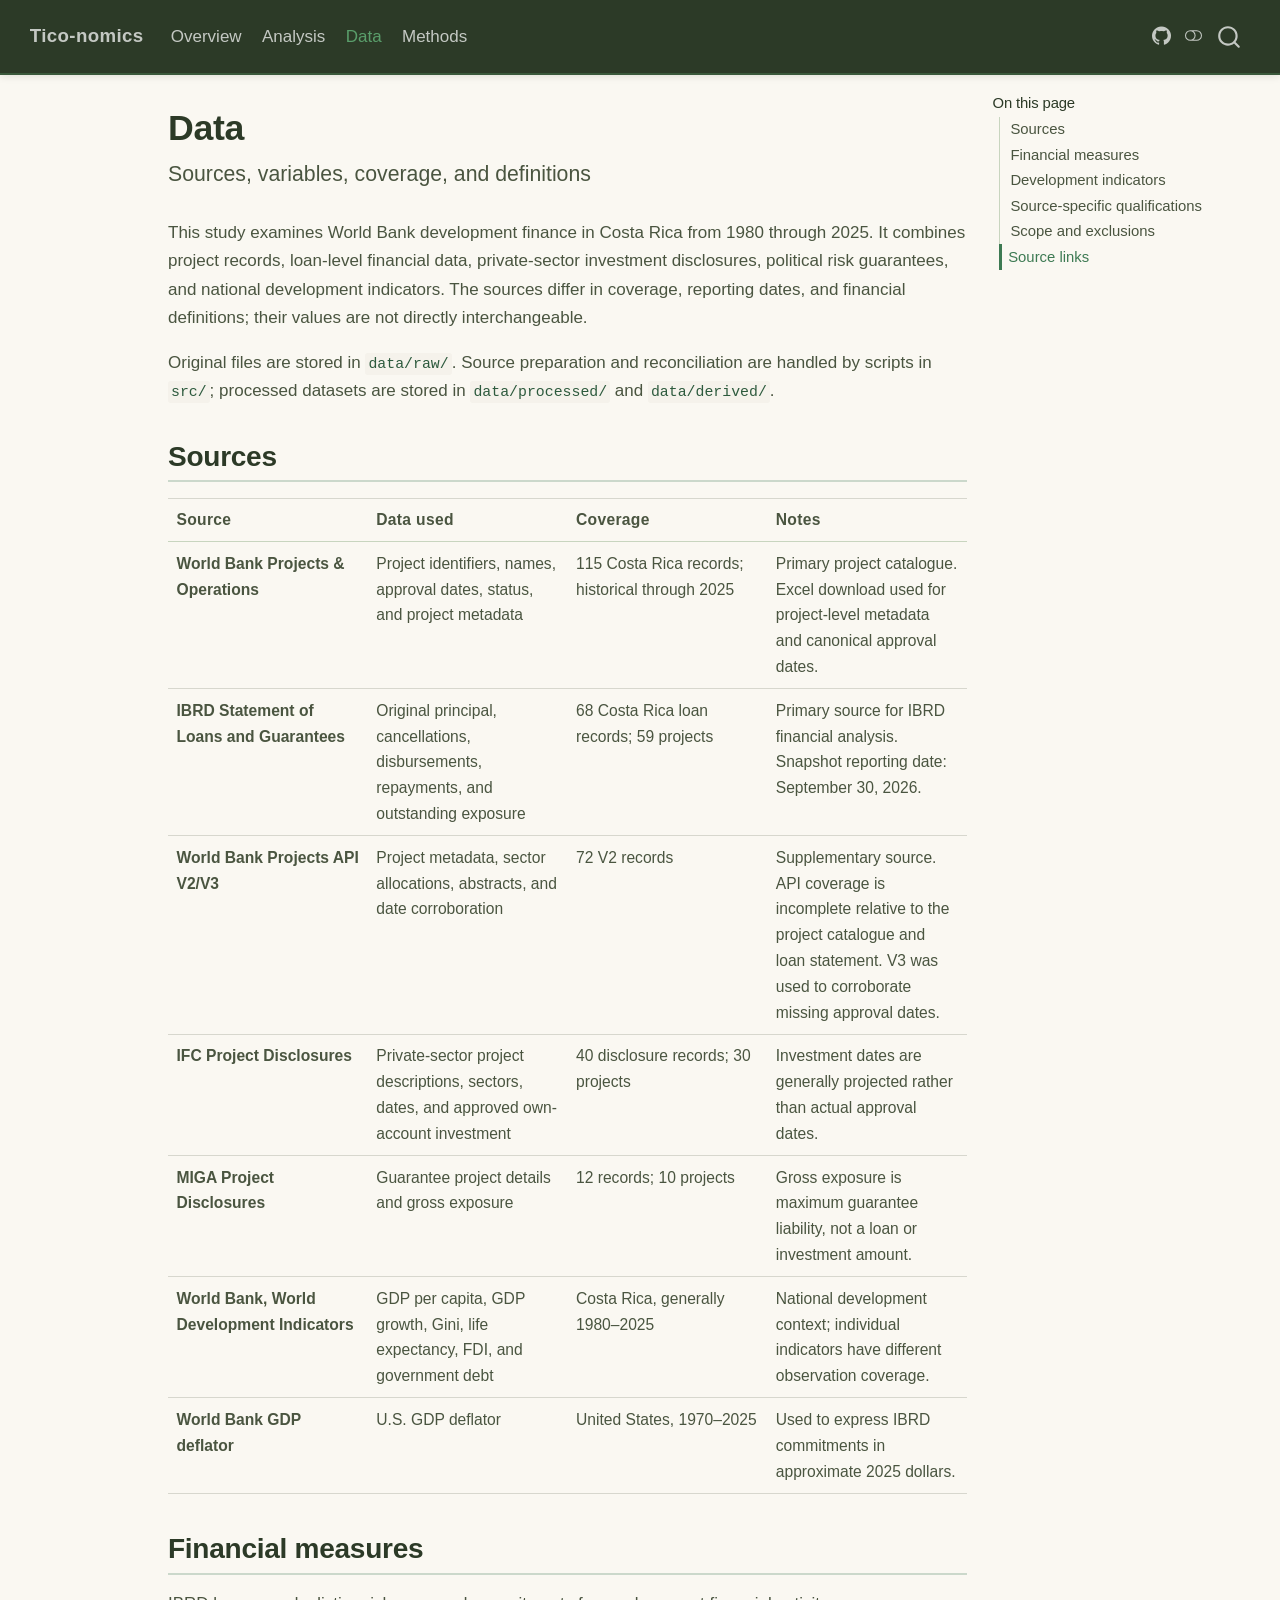
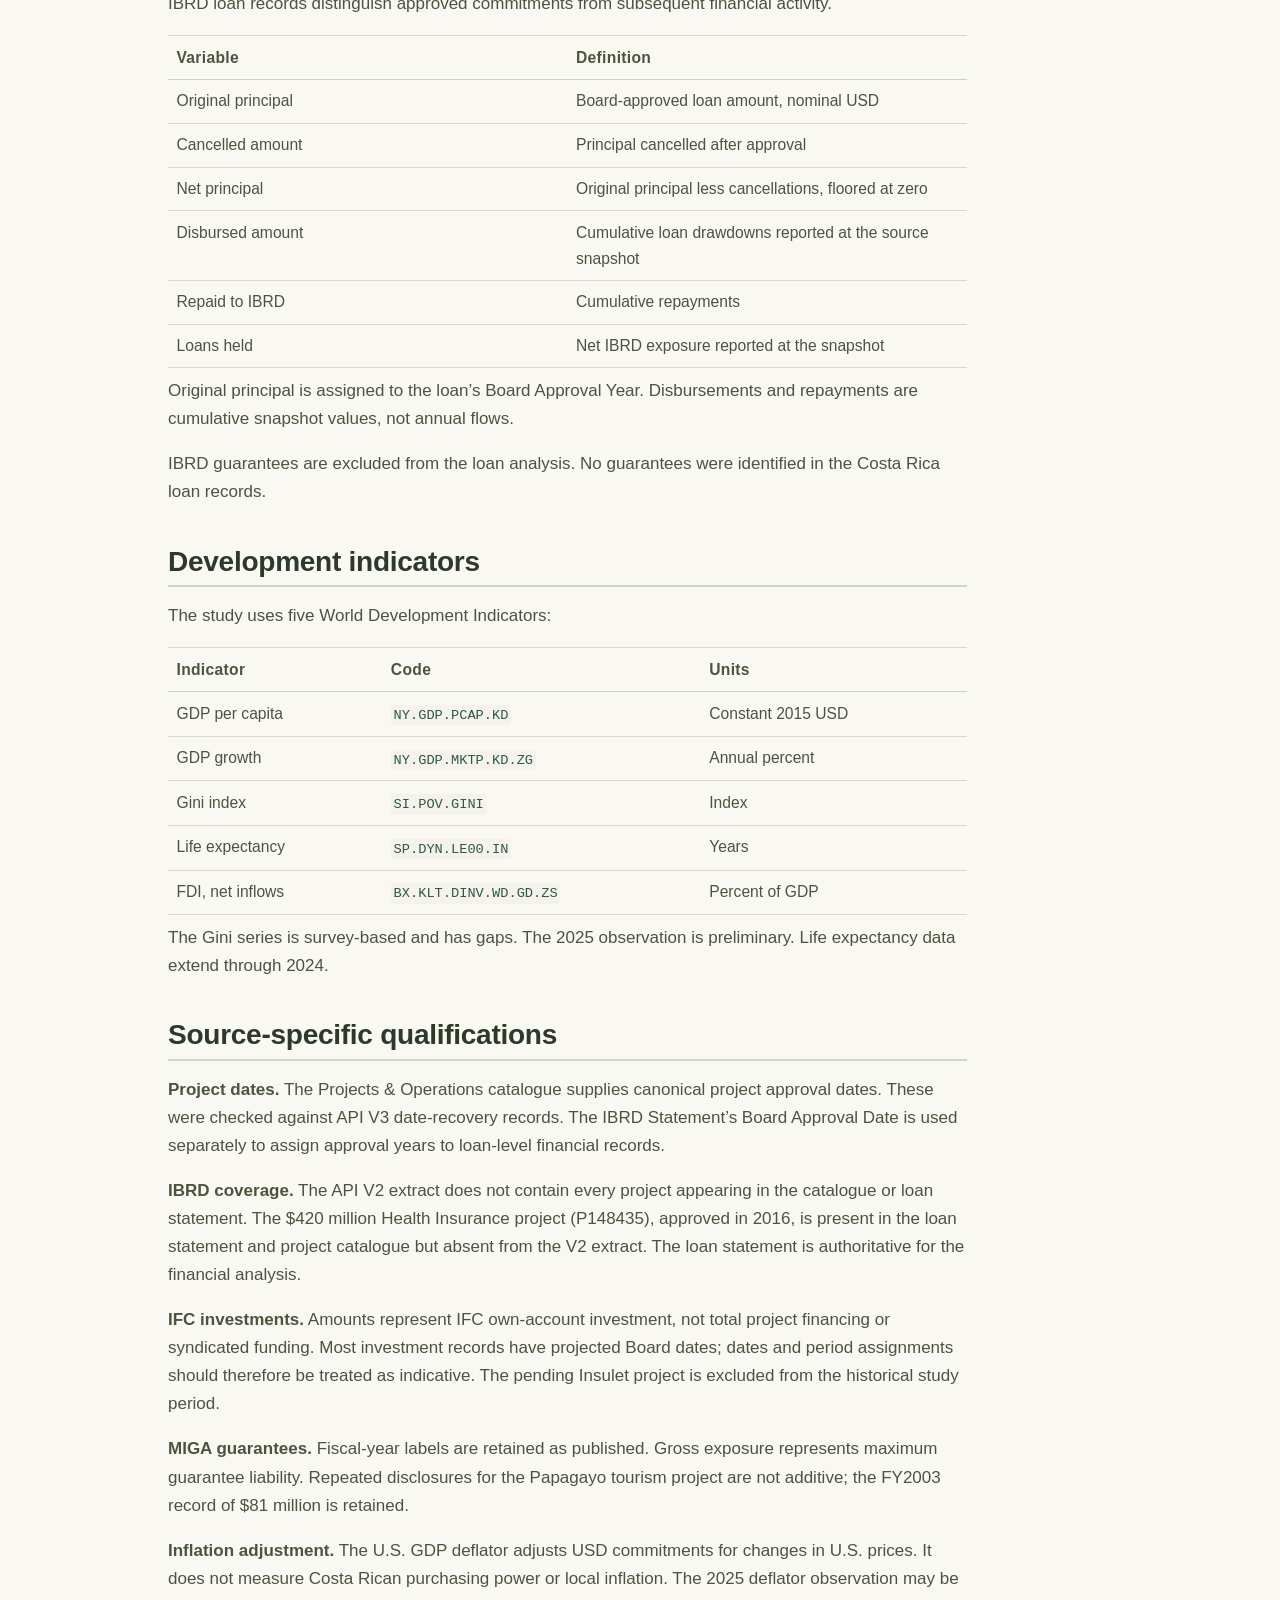
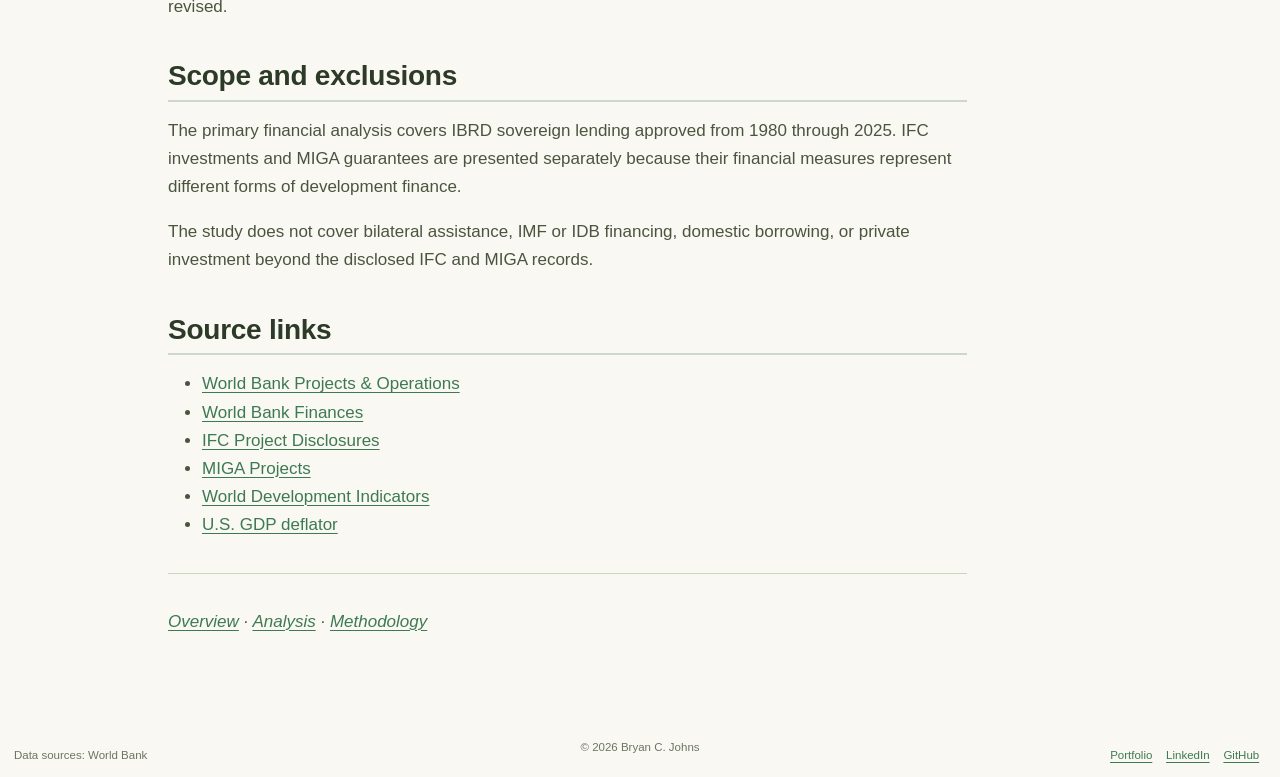
<file: docs/reports/data-dictionary.html>
<!DOCTYPE html>
<html xmlns="http://www.w3.org/1999/xhtml" lang="en" xml:lang="en"><head>

<meta charset="utf-8">
<meta name="generator" content="quarto-1.10.20">

<meta name="viewport" content="width=device-width, initial-scale=1.0, user-scalable=yes">

<meta name="author" content="Bryan C. Johns">

<title>Data – Tico-nomics</title>
<style>
/* Default styles provided by pandoc.
** See https://pandoc.org/MANUAL.html#variables-for-html for config info.
*/
span.smallcaps{font-variant: small-caps;}
div.columns{display: flex; gap: 1.5em;}
div.column{flex: auto;}
@media screen {
div.columns{gap: min(4vw, 1.5em);}
div.column{overflow-x: auto;}
}
div.hanging-indent{margin-left: 1.5em; text-indent: -1.5em;}
ul.task-list{list-style: none;}
ul.task-list li input[type="checkbox"] {
  width: 0.8em;
  margin: 0 0.8em 0.2em -1em; /* quarto-specific, see https://github.com/quarto-dev/quarto-cli/issues/4556 */ 
  vertical-align: middle;
}
</style>


<script src="../site_libs/quarto-nav/quarto-nav.js"></script>
<script src="../site_libs/quarto-nav/headroom.min.js"></script>
<script src="../site_libs/clipboard/clipboard.min.js"></script>
<script src="../site_libs/quarto-search/autocomplete.umd.js"></script>
<script src="../site_libs/quarto-search/fuse.min.js"></script>
<script src="../site_libs/quarto-search/quarto-search.js"></script>
<meta name="quarto:offset" content="../">
<link href="../images/landmark-solid.ico" rel="icon">
<script src="../site_libs/quarto-html/quarto.js" type="module"></script>
<script src="../site_libs/quarto-html/tabsets/tabsets.js" type="module"></script>
<script src="../site_libs/quarto-html/popper.min.js"></script>
<script src="../site_libs/quarto-html/tippy.umd.min.js"></script>
<script src="../site_libs/quarto-html/anchor.min.js"></script>
<link href="../site_libs/quarto-html/tippy.css" rel="stylesheet">
<link href="../site_libs/quarto-html/quarto-syntax-highlighting-4b721e6ad85ebea0c181a306c565fca7.css" rel="stylesheet" class="quarto-color-scheme" id="quarto-text-highlighting-styles">
<link href="../site_libs/quarto-html/quarto-syntax-highlighting-dark-5afa34c8ef2a14af4d15b74b6240efcc.css" rel="stylesheet" class="quarto-color-scheme quarto-color-alternate" id="quarto-text-highlighting-styles">
<link href="../site_libs/quarto-html/quarto-syntax-highlighting-4b721e6ad85ebea0c181a306c565fca7.css" rel="stylesheet" class="quarto-color-scheme-extra" id="quarto-text-highlighting-styles">
<script src="../site_libs/bootstrap/bootstrap.min.js"></script>
<link href="../site_libs/bootstrap/bootstrap-icons.css" rel="stylesheet">
<link href="../site_libs/bootstrap/bootstrap-b89cfa0929b1ec424392e1d2ad47b5f8.min.css" rel="stylesheet" append-hash="true" class="quarto-color-scheme" id="quarto-bootstrap" data-mode="light">
<link href="../site_libs/bootstrap/bootstrap-dark-6b9082cdece9c202c246bfbf838b19c0.min.css" rel="stylesheet" append-hash="true" class="quarto-color-scheme quarto-color-alternate" id="quarto-bootstrap" data-mode="dark">
<link href="../site_libs/bootstrap/bootstrap-b89cfa0929b1ec424392e1d2ad47b5f8.min.css" rel="stylesheet" append-hash="true" class="quarto-color-scheme-extra" id="quarto-bootstrap" data-mode="light">
<script id="quarto-search-options" type="application/json">{
  "location": "navbar",
  "copy-button": false,
  "collapse-after": 3,
  "panel-placement": "end",
  "type": "overlay",
  "limit": 50,
  "keyboard-shortcut": [
    "f",
    "/",
    "s"
  ],
  "show-item-context": false,
  "language": {
    "search-no-results-text": "No results",
    "search-matching-documents-text": "matching documents",
    "search-copy-link-title": "Copy link to search",
    "search-hide-matches-text": "Hide additional matches",
    "search-more-match-text": "more match in this document",
    "search-more-matches-text": "more matches in this document",
    "search-clear-button-title": "Clear",
    "search-text-placeholder": "",
    "search-detached-cancel-button-title": "Cancel",
    "search-submit-button-title": "Submit",
    "search-label": "Search"
  }
}</script>
<style>html{ scroll-behavior: smooth; }</style>


<meta property="og:title" content="Data – Tico-nomics">
<meta property="og:description" content="Sources, variables, coverage, and definitions">
<meta property="og:site_name" content="Tico-nomics">
<meta name="twitter:title" content="Data – Tico-nomics">
<meta name="twitter:description" content="Sources, variables, coverage, and definitions">
<meta name="twitter:card" content="summary">
</head>

<body class="nav-fixed quarto-light"><script id="quarto-html-before-body" type="application/javascript">
    const toggleBodyColorMode = (bsSheetEl) => {
      const mode = bsSheetEl.getAttribute("data-mode");
      const bodyEl = window.document.querySelector("body");
      if (mode === "dark") {
        bodyEl.classList.add("quarto-dark");
        bodyEl.classList.remove("quarto-light");
      } else {
        bodyEl.classList.add("quarto-light");
        bodyEl.classList.remove("quarto-dark");
      }
    }
    const toggleBodyColorPrimary = () => {
      const bsSheetEl = window.document.querySelector("link#quarto-bootstrap:not([rel=disabled-stylesheet])");
      if (bsSheetEl) {
        toggleBodyColorMode(bsSheetEl);
      }
    }
    const setColorSchemeToggle = (alternate) => {
      const toggles = window.document.querySelectorAll('.quarto-color-scheme-toggle');
      for (let i=0; i < toggles.length; i++) {
        const toggle = toggles[i];
        if (toggle) {
          if (alternate) {
            toggle.classList.add("alternate");
          } else {
            toggle.classList.remove("alternate");
          }
        }
      }
    };
    const toggleColorMode = (alternate) => {
      // Switch the stylesheets
      const primaryStylesheets = window.document.querySelectorAll('link.quarto-color-scheme:not(.quarto-color-alternate)');
      const alternateStylesheets = window.document.querySelectorAll('link.quarto-color-scheme.quarto-color-alternate');
      manageTransitions('#quarto-margin-sidebar .nav-link', false);
      if (alternate) {
        // note: dark is layered on light, we don't disable primary!
        enableStylesheet(alternateStylesheets);
        for (const sheetNode of alternateStylesheets) {
          if (sheetNode.id === "quarto-bootstrap") {
            toggleBodyColorMode(sheetNode);
          }
        }
      } else {
        disableStylesheet(alternateStylesheets);
        enableStylesheet(primaryStylesheets)
        toggleBodyColorPrimary();
      }
      manageTransitions('#quarto-margin-sidebar .nav-link', true);
      // Switch the toggles
      setColorSchemeToggle(alternate)
      // Hack to workaround the fact that safari doesn't
      // properly recolor the scrollbar when toggling (#1455)
      if (navigator.userAgent.indexOf('Safari') > 0 && navigator.userAgent.indexOf('Chrome') == -1) {
        manageTransitions("body", false);
        window.scrollTo(0, 1);
        setTimeout(() => {
          window.scrollTo(0, 0);
          manageTransitions("body", true);
        }, 40);
      }
    }
    const disableStylesheet = (stylesheets) => {
      for (let i=0; i < stylesheets.length; i++) {
        const stylesheet = stylesheets[i];
        stylesheet.rel = 'disabled-stylesheet';
      }
    }
    const enableStylesheet = (stylesheets) => {
      for (let i=0; i < stylesheets.length; i++) {
        const stylesheet = stylesheets[i];
        if(stylesheet.rel !== 'stylesheet') { // for Chrome, which will still FOUC without this check
          stylesheet.rel = 'stylesheet';
        }
      }
    }
    const manageTransitions = (selector, allowTransitions) => {
      const els = window.document.querySelectorAll(selector);
      for (let i=0; i < els.length; i++) {
        const el = els[i];
        if (allowTransitions) {
          el.classList.remove('notransition');
        } else {
          el.classList.add('notransition');
        }
      }
    }
    const isFileUrl = () => {
      return window.location.protocol === 'file:';
    }
    const hasAlternateSentinel = () => {
      let styleSentinel = getColorSchemeSentinel();
      if (styleSentinel !== null) {
        return styleSentinel === "alternate";
      } else {
        return false;
      }
    }
    const setStyleSentinel = (alternate) => {
      const value = alternate ? "alternate" : "default";
      if (!isFileUrl()) {
        window.localStorage.setItem("quarto-color-scheme", value);
      } else {
        localAlternateSentinel = value;
      }
    }
    const getColorSchemeSentinel = () => {
      if (!isFileUrl()) {
        const storageValue = window.localStorage.getItem("quarto-color-scheme");
        return storageValue != null ? storageValue : localAlternateSentinel;
      } else {
        return localAlternateSentinel;
      }
    }
    const toggleGiscusIfUsed = (isAlternate, darkModeDefault) => {
      const baseTheme = document.querySelector('#giscus-base-theme')?.value ?? 'light';
      const alternateTheme = document.querySelector('#giscus-alt-theme')?.value ?? 'dark';
      let newTheme = '';
      if(authorPrefersDark) {
        newTheme = isAlternate ? baseTheme : alternateTheme;
      } else {
        newTheme = isAlternate ? alternateTheme : baseTheme;
      }
      const changeGiscusTheme = () => {
        // From: https://github.com/giscus/giscus/issues/336
        const sendMessage = (message) => {
          const iframe = document.querySelector('iframe.giscus-frame');
          if (!iframe) return;
          iframe.contentWindow.postMessage({ giscus: message }, 'https://giscus.app');
        }
        sendMessage({
          setConfig: {
            theme: newTheme
          }
        });
      }
      const isGiscussLoaded = window.document.querySelector('iframe.giscus-frame') !== null;
      if (isGiscussLoaded) {
        changeGiscusTheme();
      }
    };
    const authorPrefersDark = false;
    const queryPrefersDark = window.matchMedia('(prefers-color-scheme: dark)');
    const darkModeDefault = queryPrefersDark.matches;
      document.querySelector('link#quarto-text-highlighting-styles.quarto-color-scheme-extra').rel = 'disabled-stylesheet';
      document.querySelector('link#quarto-bootstrap.quarto-color-scheme-extra').rel = 'disabled-stylesheet';
    let localAlternateSentinel = darkModeDefault ? 'alternate' : 'default';
    // Dark / light mode switch
    window.quartoToggleColorScheme = () => {
      // Read the current dark / light value
      let toAlternate = !hasAlternateSentinel();
      toggleColorMode(toAlternate);
      setStyleSentinel(toAlternate);
      toggleGiscusIfUsed(toAlternate, darkModeDefault);
      window.dispatchEvent(new Event('resize'));
    };
    queryPrefersDark.addEventListener("change", e => {
      if(window.localStorage.getItem("quarto-color-scheme") !== null)
        return;
      const alternate = e.matches
      toggleColorMode(alternate);
      localAlternateSentinel = e.matches ? 'alternate' : 'default'; // this is used alongside local storage!
      toggleGiscusIfUsed(alternate, darkModeDefault);
    });
    // Switch to dark mode if need be
    if (hasAlternateSentinel()) {
      toggleColorMode(true);
    } else {
      toggleColorMode(false);
    }
  </script>

<div id="quarto-search-results"></div>
  <header id="quarto-header" class="headroom fixed-top">
    <nav class="navbar navbar-expand-lg " data-bs-theme="dark">
      <div class="navbar-container container-fluid">
      <div class="navbar-brand-container mx-auto">
    <a class="navbar-brand" href="../index.html">
    <span class="navbar-title">Tico-nomics</span>
    </a>
  </div>
            <div id="quarto-search" class="" title="Search"></div>
          <button class="navbar-toggler" type="button" data-bs-toggle="collapse" data-bs-target="#navbarCollapse" aria-controls="navbarCollapse" role="menu" aria-expanded="false" aria-label="Toggle navigation" onclick="if (window.quartoToggleHeadroom) { window.quartoToggleHeadroom(); }">
  <span class="navbar-toggler-icon"></span>
</button>
          <div class="collapse navbar-collapse" id="navbarCollapse">
            <ul class="navbar-nav navbar-nav-scroll me-auto">
  <li class="nav-item">
    <a class="nav-link" href="../reports/overview.html"> 
<span class="menu-text">Overview</span></a>
  </li>  
  <li class="nav-item">
    <a class="nav-link" href="../reports/analysis.html"> 
<span class="menu-text">Analysis</span></a>
  </li>  
  <li class="nav-item">
    <a class="nav-link active" href="../reports/data-dictionary.html" aria-current="page"> 
<span class="menu-text">Data</span></a>
  </li>  
  <li class="nav-item">
    <a class="nav-link" href="../reports/methodology.html"> 
<span class="menu-text">Methods</span></a>
  </li>  
</ul>
            <ul class="navbar-nav navbar-nav-scroll ms-auto">
  <li class="nav-item compact">
    <a class="nav-link" href="https://github.com/johbry17/Tico-nomics"> <i class="bi bi-github" role="img">
</i> 
<span class="menu-text"></span></a>
  </li>  
</ul>
          </div> <!-- /navcollapse -->
            <div class="quarto-navbar-tools">
  <a href="" class="quarto-color-scheme-toggle quarto-navigation-tool  px-1" onclick="window.quartoToggleColorScheme(); return false;" title="Toggle dark mode"><i class="bi"></i></a>
</div>
      </div> <!-- /container-fluid -->
    </nav>
</header>
<!-- content -->
<div id="quarto-content" class="quarto-container page-columns page-rows-contents page-layout-article page-navbar">
<!-- sidebar -->
<!-- margin-sidebar -->
    <div id="quarto-margin-sidebar" class="sidebar margin-sidebar">
        <nav id="TOC" role="doc-toc" class="toc-active">
    <h2 id="toc-title">On this page</h2>
   
  <ul>
  <li><a href="#sources" id="toc-sources" class="nav-link active" data-scroll-target="#sources">Sources</a></li>
  <li><a href="#financial-measures" id="toc-financial-measures" class="nav-link" data-scroll-target="#financial-measures">Financial measures</a></li>
  <li><a href="#development-indicators" id="toc-development-indicators" class="nav-link" data-scroll-target="#development-indicators">Development indicators</a></li>
  <li><a href="#source-specific-qualifications" id="toc-source-specific-qualifications" class="nav-link" data-scroll-target="#source-specific-qualifications">Source-specific qualifications</a></li>
  <li><a href="#scope-and-exclusions" id="toc-scope-and-exclusions" class="nav-link" data-scroll-target="#scope-and-exclusions">Scope and exclusions</a></li>
  <li><a href="#source-links" id="toc-source-links" class="nav-link" data-scroll-target="#source-links">Source links</a></li>
  </ul>
</nav>
    </div>
<!-- main -->
<main class="content" id="quarto-document-content">


<header id="title-block-header" class="quarto-title-block default">
<div class="quarto-title">
<h1 class="title">Data</h1>
<p class="subtitle lead">Sources, variables, coverage, and definitions</p>
</div>



<div class="quarto-title-meta">

    
  
    
  </div>
  


</header>


<p>This study examines World Bank development finance in Costa Rica from 1980 through 2025. It combines project records, loan-level financial data, private-sector investment disclosures, political risk guarantees, and national development indicators. The sources differ in coverage, reporting dates, and financial definitions; their values are not directly interchangeable.</p>
<p>Original files are stored in <code>data/raw/</code>. Source preparation and reconciliation are handled by scripts in <code>src/</code>; processed datasets are stored in <code>data/processed/</code> and <code>data/derived/</code>.</p>
<section id="sources" class="level2">
<h2 class="anchored" data-anchor-id="sources">Sources</h2>
<table class="caption-top table">
<colgroup>
<col style="width: 25%">
<col style="width: 25%">
<col style="width: 25%">
<col style="width: 25%">
</colgroup>
<thead>
<tr class="header">
<th>Source</th>
<th>Data used</th>
<th>Coverage</th>
<th>Notes</th>
</tr>
</thead>
<tbody>
<tr class="odd">
<td><strong>World Bank Projects &amp; Operations</strong></td>
<td>Project identifiers, names, approval dates, status, and project metadata</td>
<td>115 Costa Rica records; historical through 2025</td>
<td>Primary project catalogue. Excel download used for project-level metadata and canonical approval dates.</td>
</tr>
<tr class="even">
<td><strong>IBRD Statement of Loans and Guarantees</strong></td>
<td>Original principal, cancellations, disbursements, repayments, and outstanding exposure</td>
<td>68 Costa Rica loan records; 59 projects</td>
<td>Primary source for IBRD financial analysis. Snapshot reporting date: September 30, 2026.</td>
</tr>
<tr class="odd">
<td><strong>World Bank Projects API V2/V3</strong></td>
<td>Project metadata, sector allocations, abstracts, and date corroboration</td>
<td>72 V2 records</td>
<td>Supplementary source. API coverage is incomplete relative to the project catalogue and loan statement. V3 was used to corroborate missing approval dates.</td>
</tr>
<tr class="even">
<td><strong>IFC Project Disclosures</strong></td>
<td>Private-sector project descriptions, sectors, dates, and approved own-account investment</td>
<td>40 disclosure records; 30 projects</td>
<td>Investment dates are generally projected rather than actual approval dates.</td>
</tr>
<tr class="odd">
<td><strong>MIGA Project Disclosures</strong></td>
<td>Guarantee project details and gross exposure</td>
<td>12 records; 10 projects</td>
<td>Gross exposure is maximum guarantee liability, not a loan or investment amount.</td>
</tr>
<tr class="even">
<td><strong>World Bank, World Development Indicators</strong></td>
<td>GDP per capita, GDP growth, Gini, life expectancy, FDI, and government debt</td>
<td>Costa Rica, generally 1980–2025</td>
<td>National development context; individual indicators have different observation coverage.</td>
</tr>
<tr class="odd">
<td><strong>World Bank GDP deflator</strong></td>
<td>U.S. GDP deflator</td>
<td>United States, 1970–2025</td>
<td>Used to express IBRD commitments in approximate 2025 dollars.</td>
</tr>
</tbody>
</table>
</section>
<section id="financial-measures" class="level2">
<h2 class="anchored" data-anchor-id="financial-measures">Financial measures</h2>
<p>IBRD loan records distinguish approved commitments from subsequent financial activity.</p>
<table class="caption-top table">
<colgroup>
<col style="width: 50%">
<col style="width: 50%">
</colgroup>
<thead>
<tr class="header">
<th>Variable</th>
<th>Definition</th>
</tr>
</thead>
<tbody>
<tr class="odd">
<td>Original principal</td>
<td>Board-approved loan amount, nominal USD</td>
</tr>
<tr class="even">
<td>Cancelled amount</td>
<td>Principal cancelled after approval</td>
</tr>
<tr class="odd">
<td>Net principal</td>
<td>Original principal less cancellations, floored at zero</td>
</tr>
<tr class="even">
<td>Disbursed amount</td>
<td>Cumulative loan drawdowns reported at the source snapshot</td>
</tr>
<tr class="odd">
<td>Repaid to IBRD</td>
<td>Cumulative repayments</td>
</tr>
<tr class="even">
<td>Loans held</td>
<td>Net IBRD exposure reported at the snapshot</td>
</tr>
</tbody>
</table>
<p>Original principal is assigned to the loan’s Board Approval Year. Disbursements and repayments are cumulative snapshot values, not annual flows.</p>
<p>IBRD guarantees are excluded from the loan analysis. No guarantees were identified in the Costa Rica loan records.</p>
</section>
<section id="development-indicators" class="level2">
<h2 class="anchored" data-anchor-id="development-indicators">Development indicators</h2>
<p>The study uses five World Development Indicators:</p>
<table class="caption-top table">
<thead>
<tr class="header">
<th>Indicator</th>
<th>Code</th>
<th>Units</th>
</tr>
</thead>
<tbody>
<tr class="odd">
<td>GDP per capita</td>
<td><code>NY.GDP.PCAP.KD</code></td>
<td>Constant 2015 USD</td>
</tr>
<tr class="even">
<td>GDP growth</td>
<td><code>NY.GDP.MKTP.KD.ZG</code></td>
<td>Annual percent</td>
</tr>
<tr class="odd">
<td>Gini index</td>
<td><code>SI.POV.GINI</code></td>
<td>Index</td>
</tr>
<tr class="even">
<td>Life expectancy</td>
<td><code>SP.DYN.LE00.IN</code></td>
<td>Years</td>
</tr>
<tr class="odd">
<td>FDI, net inflows</td>
<td><code>BX.KLT.DINV.WD.GD.ZS</code></td>
<td>Percent of GDP</td>
</tr>
</tbody>
</table>
<p>The Gini series is survey-based and has gaps. The 2025 observation is preliminary. Life expectancy data extend through 2024.</p>
</section>
<section id="source-specific-qualifications" class="level2">
<h2 class="anchored" data-anchor-id="source-specific-qualifications">Source-specific qualifications</h2>
<p><strong>Project dates.</strong> The Projects &amp; Operations catalogue supplies canonical project approval dates. These were checked against API V3 date-recovery records. The IBRD Statement’s Board Approval Date is used separately to assign approval years to loan-level financial records.</p>
<p><strong>IBRD coverage.</strong> The API V2 extract does not contain every project appearing in the catalogue or loan statement. The $420 million Health Insurance project (P148435), approved in 2016, is present in the loan statement and project catalogue but absent from the V2 extract. The loan statement is authoritative for the financial analysis.</p>
<p><strong>IFC investments.</strong> Amounts represent IFC own-account investment, not total project financing or syndicated funding. Most investment records have projected Board dates; dates and period assignments should therefore be treated as indicative. The pending Insulet project is excluded from the historical study period.</p>
<p><strong>MIGA guarantees.</strong> Fiscal-year labels are retained as published. Gross exposure represents maximum guarantee liability. Repeated disclosures for the Papagayo tourism project are not additive; the FY2003 record of $81 million is retained.</p>
<p><strong>Inflation adjustment.</strong> The U.S. GDP deflator adjusts USD commitments for changes in U.S. prices. It does not measure Costa Rican purchasing power or local inflation. The 2025 deflator observation may be revised.</p>
</section>
<section id="scope-and-exclusions" class="level2">
<h2 class="anchored" data-anchor-id="scope-and-exclusions">Scope and exclusions</h2>
<p>The primary financial analysis covers IBRD sovereign lending approved from 1980 through 2025. IFC investments and MIGA guarantees are presented separately because their financial measures represent different forms of development finance.</p>
<p>The study does not cover bilateral assistance, IMF or IDB financing, domestic borrowing, or private investment beyond the disclosed IFC and MIGA records.</p>
</section>
<section id="source-links" class="level2">
<h2 class="anchored" data-anchor-id="source-links">Source links</h2>
<ul>
<li><a href="https://projects.worldbank.org/en/projects-operations/projects-list?os=0&amp;countryshortname_exact=Costa%20Rica">World Bank Projects &amp; Operations</a></li>
<li><a href="https://financesone.worldbank.org/ibrd-statement-of-loans-and-guarantees-latest-available-snapshot/DS00047">World Bank Finances</a></li>
<li><a href="https://disclosures.ifc.org/search?Country_Description=Costa+Rica&amp;sortBy=Disclosed_Date&amp;sortOrder=desc">IFC Project Disclosures</a></li>
<li><a href="https://www.miga.org/projects?f%5B%5D=host_country%3A1882">MIGA Projects</a></li>
<li><a href="https://databank.worldbank.org/source/world-development-indicators">World Development Indicators</a></li>
<li><a href="https://data.worldbank.org/indicator/NY.GDP.DEFL.ZS">U.S. GDP deflator</a></li>
</ul>
<!-- - [World Bank Projects & Operations](https://projects.worldbank.org/en/projects-operations/projects-list)
- [World Bank Finances](https://finances.worldbank.org/)
- [IFC Project Disclosures](https://disclosures.ifc.org/project-detail)
- [MIGA Projects](https://www.miga.org/projects)
- [World Development Indicators](https://databank.worldbank.org/source/world-development-indicators)
- [U.S. GDP deflator](https://data.worldbank.org/indicator/NY.GDP.DEFL.ZS) -->
<hr>
<p><em><a href="../reports/overview.html">Overview</a> · <a href="../reports/analysis.html">Analysis</a> · <a href="../reports/methodology.html">Methodology</a></em></p>


</section>

<a onclick="window.scrollTo(0, 0); return false;" role="button" id="quarto-back-to-top"><i class="bi bi-arrow-up"></i> Back to top</a></main> <!-- /main -->
<script id="quarto-html-after-body" type="application/javascript">
  window.document.addEventListener("DOMContentLoaded", function (event) {
    // Ensure there is a toggle, if there isn't float one in the top right
    if (window.document.querySelector('.quarto-color-scheme-toggle') === null) {
      const a = window.document.createElement('a');
      a.classList.add('top-right');
      a.classList.add('quarto-color-scheme-toggle');
      a.href = "";
      a.onclick = function() { try { window.quartoToggleColorScheme(); } catch {} return false; };
      const i = window.document.createElement("i");
      i.classList.add('bi');
      a.appendChild(i);
      window.document.body.appendChild(a);
    }
    setColorSchemeToggle(hasAlternateSentinel())
    const icon = "";
    const anchorJS = new window.AnchorJS();
    anchorJS.options = {
      placement: 'right',
      icon: icon
    };
    anchorJS.add('.anchored');
    const isCodeAnnotation = (el) => {
      for (const clz of el.classList) {
        if (clz.startsWith('code-annotation-')) {                     
          return true;
        }
      }
      return false;
    }
    const onCopySuccess = function(e) {
      // button target
      const button = e.trigger;
      // don't keep focus
      button.blur();
      // flash "checked"
      button.classList.add('code-copy-button-checked');
      var currentTitle = button.getAttribute("title");
      button.setAttribute("title", "Copied!");
      let tooltip;
      if (window.bootstrap) {
        button.setAttribute("data-bs-toggle", "tooltip");
        button.setAttribute("data-bs-placement", "left");
        button.setAttribute("data-bs-title", "Copied!");
        tooltip = new bootstrap.Tooltip(button, 
          { trigger: "manual", 
            customClass: "code-copy-button-tooltip",
            offset: [0, -8]});
        tooltip.show();    
      }
      setTimeout(function() {
        if (tooltip) {
          tooltip.hide();
          button.removeAttribute("data-bs-title");
          button.removeAttribute("data-bs-toggle");
          button.removeAttribute("data-bs-placement");
        }
        button.setAttribute("title", currentTitle);
        button.classList.remove('code-copy-button-checked');
      }, 1000);
      // clear code selection
      e.clearSelection();
    }
    const getTextToCopy = function(trigger) {
      const outerScaffold = trigger.parentElement.cloneNode(true);
      const codeEl = outerScaffold.querySelector('code');
      for (const childEl of codeEl.children) {
        if (isCodeAnnotation(childEl)) {
          childEl.remove();
        }
      }
      return codeEl.innerText;
    }
    const clipboard = new window.ClipboardJS('.code-copy-button:not([data-in-quarto-modal])', {
      text: getTextToCopy
    });
    clipboard.on('success', onCopySuccess);
    if (window.document.getElementById('quarto-embedded-source-code-modal')) {
      const clipboardModal = new window.ClipboardJS('.code-copy-button[data-in-quarto-modal]', {
        text: getTextToCopy,
        container: window.document.getElementById('quarto-embedded-source-code-modal')
      });
      clipboardModal.on('success', onCopySuccess);
    }
      var localhostRegex = new RegExp(/^(?:http|https):\/\/localhost\:?[0-9]*\//);
      var mailtoRegex = new RegExp(/^mailto:/);
        var filterRegex = new RegExp("https:\/\/johbry17\.github\.io\/Tico-nomics\/");
      var isInternal = (href) => {
          return filterRegex.test(href) || localhostRegex.test(href) || mailtoRegex.test(href);
      }
      // Inspect non-navigation links and adorn them if external
     var links = window.document.querySelectorAll('a[href]:not(.nav-link):not(.navbar-brand):not(.toc-action):not(.sidebar-link):not(.sidebar-item-toggle):not(.pagination-link):not(.no-external):not([aria-hidden]):not(.dropdown-item):not(.quarto-navigation-tool):not(.about-link)');
      for (var i=0; i<links.length; i++) {
        const link = links[i];
        if (!isInternal(link.href)) {
          // undo the damage that might have been done by quarto-nav.js in the case of
          // links that we want to consider external
          if (link.dataset.originalHref !== undefined) {
            link.href = link.dataset.originalHref;
          }
        }
      }
    function tippyHover(el, contentFn, onTriggerFn, onUntriggerFn) {
      const config = {
        allowHTML: true,
        maxWidth: 500,
        delay: 100,
        arrow: false,
        appendTo: function(el) {
            return el.parentElement;
        },
        interactive: true,
        interactiveBorder: 10,
        theme: 'quarto',
        placement: 'bottom-start',
      };
      if (contentFn) {
        config.content = contentFn;
      }
      if (onTriggerFn) {
        config.onTrigger = onTriggerFn;
      }
      if (onUntriggerFn) {
        config.onUntrigger = onUntriggerFn;
      }
      window.tippy(el, config); 
    }
    const noterefs = window.document.querySelectorAll('a[role="doc-noteref"]');
    for (var i=0; i<noterefs.length; i++) {
      const ref = noterefs[i];
      tippyHover(ref, function() {
        // use id or data attribute instead here
        let href = ref.getAttribute('data-footnote-href') || ref.getAttribute('href');
        try { href = new URL(href).hash; } catch {}
        const id = href.replace(/^#\/?/, "");
        const note = window.document.getElementById(id);
        if (note) {
          return note.innerHTML;
        } else {
          return "";
        }
      });
    }
    const xrefs = window.document.querySelectorAll('a.quarto-xref');
    const processXRef = (id, note) => {
      // Strip column container classes
      const stripColumnClz = (el) => {
        el.classList.remove("page-full", "page-columns");
        if (el.children) {
          for (const child of el.children) {
            stripColumnClz(child);
          }
        }
      }
      stripColumnClz(note)
      if (id === null || id.startsWith('sec-')) {
        // Special case sections, only their first couple elements
        const container = document.createElement("div");
        if (note.children && note.children.length > 2) {
          container.appendChild(note.children[0].cloneNode(true));
          for (let i = 1; i < note.children.length; i++) {
            const child = note.children[i];
            if (child.tagName === "P" && child.innerText === "") {
              continue;
            } else {
              container.appendChild(child.cloneNode(true));
              break;
            }
          }
          if (window.Quarto?.typesetMath) {
            window.Quarto.typesetMath(container);
          }
          return container.innerHTML
        } else {
          if (window.Quarto?.typesetMath) {
            window.Quarto.typesetMath(note);
          }
          return note.innerHTML;
        }
      } else {
        // Remove any anchor links if they are present
        const anchorLink = note.querySelector('a.anchorjs-link');
        if (anchorLink) {
          anchorLink.remove();
        }
        if (window.Quarto?.typesetMath) {
          window.Quarto.typesetMath(note);
        }
        if (note.classList.contains("callout")) {
          return note.outerHTML;
        } else {
          return note.innerHTML;
        }
      }
    }
    for (var i=0; i<xrefs.length; i++) {
      const xref = xrefs[i];
      tippyHover(xref, undefined, function(instance) {
        instance.disable();
        let url = xref.getAttribute('href');
        let hash = undefined; 
        if (url.startsWith('#')) {
          hash = url;
        } else {
          try { hash = new URL(url).hash; } catch {}
        }
        if (hash) {
          const id = hash.replace(/^#\/?/, "");
          const note = window.document.getElementById(id);
          if (note !== null) {
            try {
              const html = processXRef(id, note.cloneNode(true));
              instance.setContent(html);
            } finally {
              instance.enable();
              instance.show();
            }
          } else {
            // See if we can fetch this
            fetch(url.split('#')[0])
            .then(res => res.text())
            .then(html => {
              const parser = new DOMParser();
              const htmlDoc = parser.parseFromString(html, "text/html");
              const note = htmlDoc.getElementById(id);
              if (note !== null) {
                const html = processXRef(id, note);
                instance.setContent(html);
              } 
            }).finally(() => {
              instance.enable();
              instance.show();
            });
          }
        } else {
          // See if we can fetch a full url (with no hash to target)
          // This is a special case and we should probably do some content thinning / targeting
          fetch(url)
          .then(res => res.text())
          .then(html => {
            const parser = new DOMParser();
            const htmlDoc = parser.parseFromString(html, "text/html");
            const note = htmlDoc.querySelector('main.content');
            if (note !== null) {
              // This should only happen for chapter cross references
              // (since there is no id in the URL)
              // remove the first header
              if (note.children.length > 0 && note.children[0].tagName === "HEADER") {
                note.children[0].remove();
              }
              const html = processXRef(null, note);
              instance.setContent(html);
            } 
          }).finally(() => {
            instance.enable();
            instance.show();
          });
        }
      }, function(instance) {
      });
    }
        let selectedAnnoteEl;
        const selectorForAnnotation = ( cell, annotation) => {
          let cellAttr = 'data-code-cell="' + cell + '"';
          let lineAttr = 'data-code-annotation="' +  annotation + '"';
          const selector = 'span[' + cellAttr + '][' + lineAttr + ']';
          return selector;
        }
        const selectCodeLines = (annoteEl) => {
          const doc = window.document;
          const targetCell = annoteEl.getAttribute("data-target-cell");
          const targetAnnotation = annoteEl.getAttribute("data-target-annotation");
          const annoteSpan = window.document.querySelector(selectorForAnnotation(targetCell, targetAnnotation));
          const lines = annoteSpan.getAttribute("data-code-lines").split(",");
          const lineIds = lines.map((line) => {
            return targetCell + "-" + line;
          })
          let top = null;
          let height = null;
          let parent = null;
          if (lineIds.length > 0) {
              //compute the position of the single el (top and bottom and make a div)
              const el = window.document.getElementById(lineIds[0]);
              top = el.offsetTop;
              height = el.offsetHeight;
              parent = el.parentElement.parentElement;
            if (lineIds.length > 1) {
              const lastEl = window.document.getElementById(lineIds[lineIds.length - 1]);
              const bottom = lastEl.offsetTop + lastEl.offsetHeight;
              height = bottom - top;
            }
            if (top !== null && height !== null && parent !== null) {
              // cook up a div (if necessary) and position it 
              let div = window.document.getElementById("code-annotation-line-highlight");
              if (div === null) {
                div = window.document.createElement("div");
                div.setAttribute("id", "code-annotation-line-highlight");
                div.style.position = 'absolute';
                parent.appendChild(div);
              }
              div.style.top = top - 2 + "px";
              div.style.height = height + 4 + "px";
              div.style.left = 0;
              let gutterDiv = window.document.getElementById("code-annotation-line-highlight-gutter");
              if (gutterDiv === null) {
                gutterDiv = window.document.createElement("div");
                gutterDiv.setAttribute("id", "code-annotation-line-highlight-gutter");
                gutterDiv.style.position = 'absolute';
                const codeCell = window.document.getElementById(targetCell);
                const gutter = codeCell.querySelector('.code-annotation-gutter');
                gutter.appendChild(gutterDiv);
              }
              gutterDiv.style.top = top - 2 + "px";
              gutterDiv.style.height = height + 4 + "px";
            }
            selectedAnnoteEl = annoteEl;
          }
        };
        const unselectCodeLines = () => {
          const elementsIds = ["code-annotation-line-highlight", "code-annotation-line-highlight-gutter"];
          elementsIds.forEach((elId) => {
            const div = window.document.getElementById(elId);
            if (div) {
              div.remove();
            }
          });
          selectedAnnoteEl = undefined;
        };
          // Handle positioning of the toggle
      window.addEventListener(
        "resize",
        throttle(() => {
          elRect = undefined;
          if (selectedAnnoteEl) {
            selectCodeLines(selectedAnnoteEl);
          }
        }, 10)
      );
      function throttle(fn, ms) {
      let throttle = false;
      let timer;
        return (...args) => {
          if(!throttle) { // first call gets through
              fn.apply(this, args);
              throttle = true;
          } else { // all the others get throttled
              if(timer) clearTimeout(timer); // cancel #2
              timer = setTimeout(() => {
                fn.apply(this, args);
                timer = throttle = false;
              }, ms);
          }
        };
      }
        // Attach click handler to the DT
        const annoteDls = window.document.querySelectorAll('dt[data-target-cell]');
        for (const annoteDlNode of annoteDls) {
          annoteDlNode.addEventListener('click', (event) => {
            const clickedEl = event.target;
            if (clickedEl !== selectedAnnoteEl) {
              unselectCodeLines();
              const activeEl = window.document.querySelector('dt[data-target-cell].code-annotation-active');
              if (activeEl) {
                activeEl.classList.remove('code-annotation-active');
              }
              selectCodeLines(clickedEl);
              clickedEl.classList.add('code-annotation-active');
            } else {
              // Unselect the line
              unselectCodeLines();
              clickedEl.classList.remove('code-annotation-active');
            }
          });
        }
    const findCites = (el) => {
      const parentEl = el.parentElement;
      if (parentEl) {
        const cites = parentEl.dataset.cites;
        if (cites) {
          return {
            el,
            cites: cites.split(' ')
          };
        } else {
          return findCites(el.parentElement)
        }
      } else {
        return undefined;
      }
    };
    var bibliorefs = window.document.querySelectorAll('a[role="doc-biblioref"]');
    for (var i=0; i<bibliorefs.length; i++) {
      const ref = bibliorefs[i];
      const citeInfo = findCites(ref);
      if (citeInfo) {
        tippyHover(citeInfo.el, function() {
          var popup = window.document.createElement('div');
          citeInfo.cites.forEach(function(cite) {
            var citeDiv = window.document.createElement('div');
            citeDiv.classList.add('hanging-indent');
            citeDiv.classList.add('csl-entry');
            var biblioDiv = window.document.getElementById('ref-' + cite);
            if (biblioDiv) {
              citeDiv.innerHTML = biblioDiv.innerHTML;
            }
            popup.appendChild(citeDiv);
          });
          return popup.innerHTML;
        });
      }
    }
  });
  </script>
</div> <!-- /content -->
<footer class="footer">
  <div class="nav-footer">
    <div class="nav-footer-left">
<p>Data sources: World Bank</p>
</div>   
    <div class="nav-footer-center">
<p>© <span id="copyright-year">2026</span> Bryan C. Johns</p>
</div>
    <div class="nav-footer-right">
      <ul class="footer-items list-unstyled">
    <li class="nav-item">
    <a class="nav-link" href="https://informedwanderer.com">
<p>Portfolio</p>
</a>
  </li>  
    <li class="nav-item">
    <a class="nav-link" href="https://www.linkedin.com/in/b-johns/">
<p>LinkedIn</p>
</a>
  </li>  
    <li class="nav-item">
    <a class="nav-link" href="https://github.com/johbry17">
<p>GitHub</p>
</a>
  </li>  
</ul>
    </div>
  </div>
</footer>
<script src="scripts/site.js"></script>




<script src="../site_libs/quarto-html/zenscroll-min.js"></script>
</body></html>
</file>
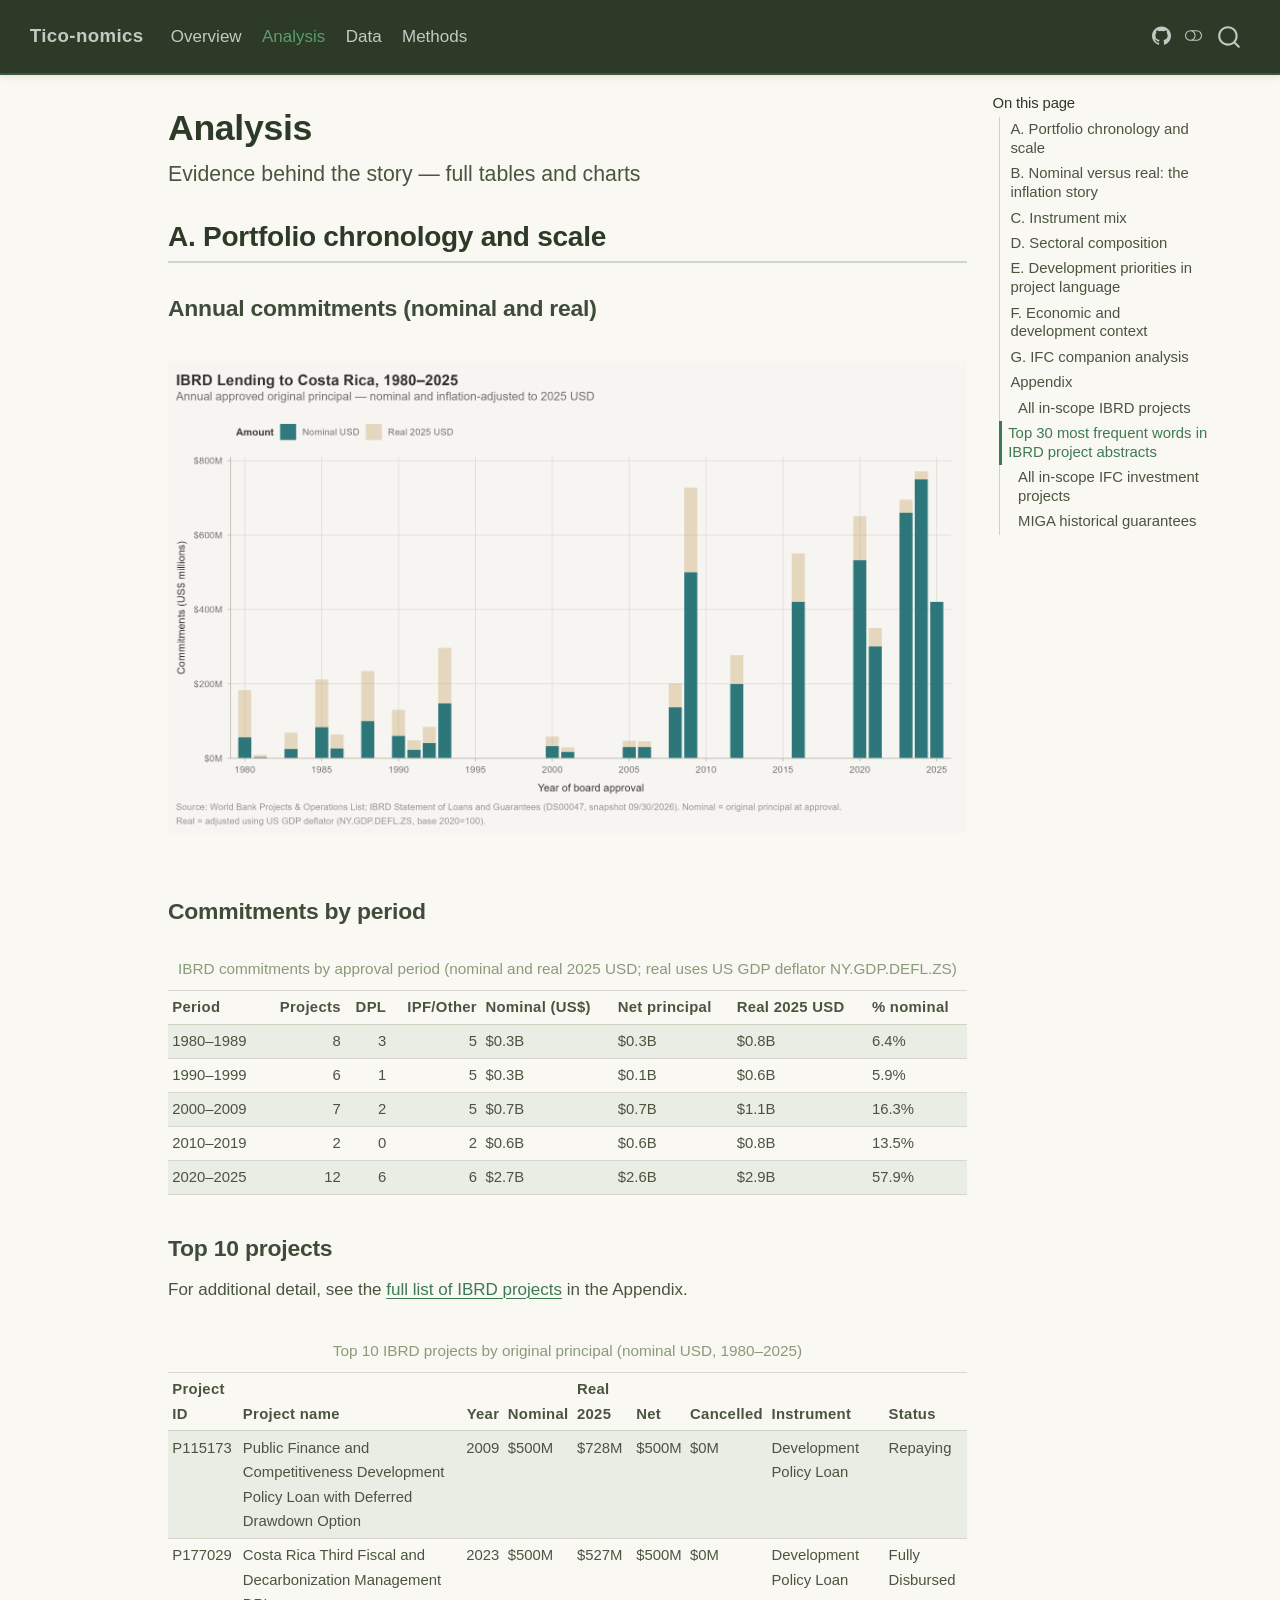
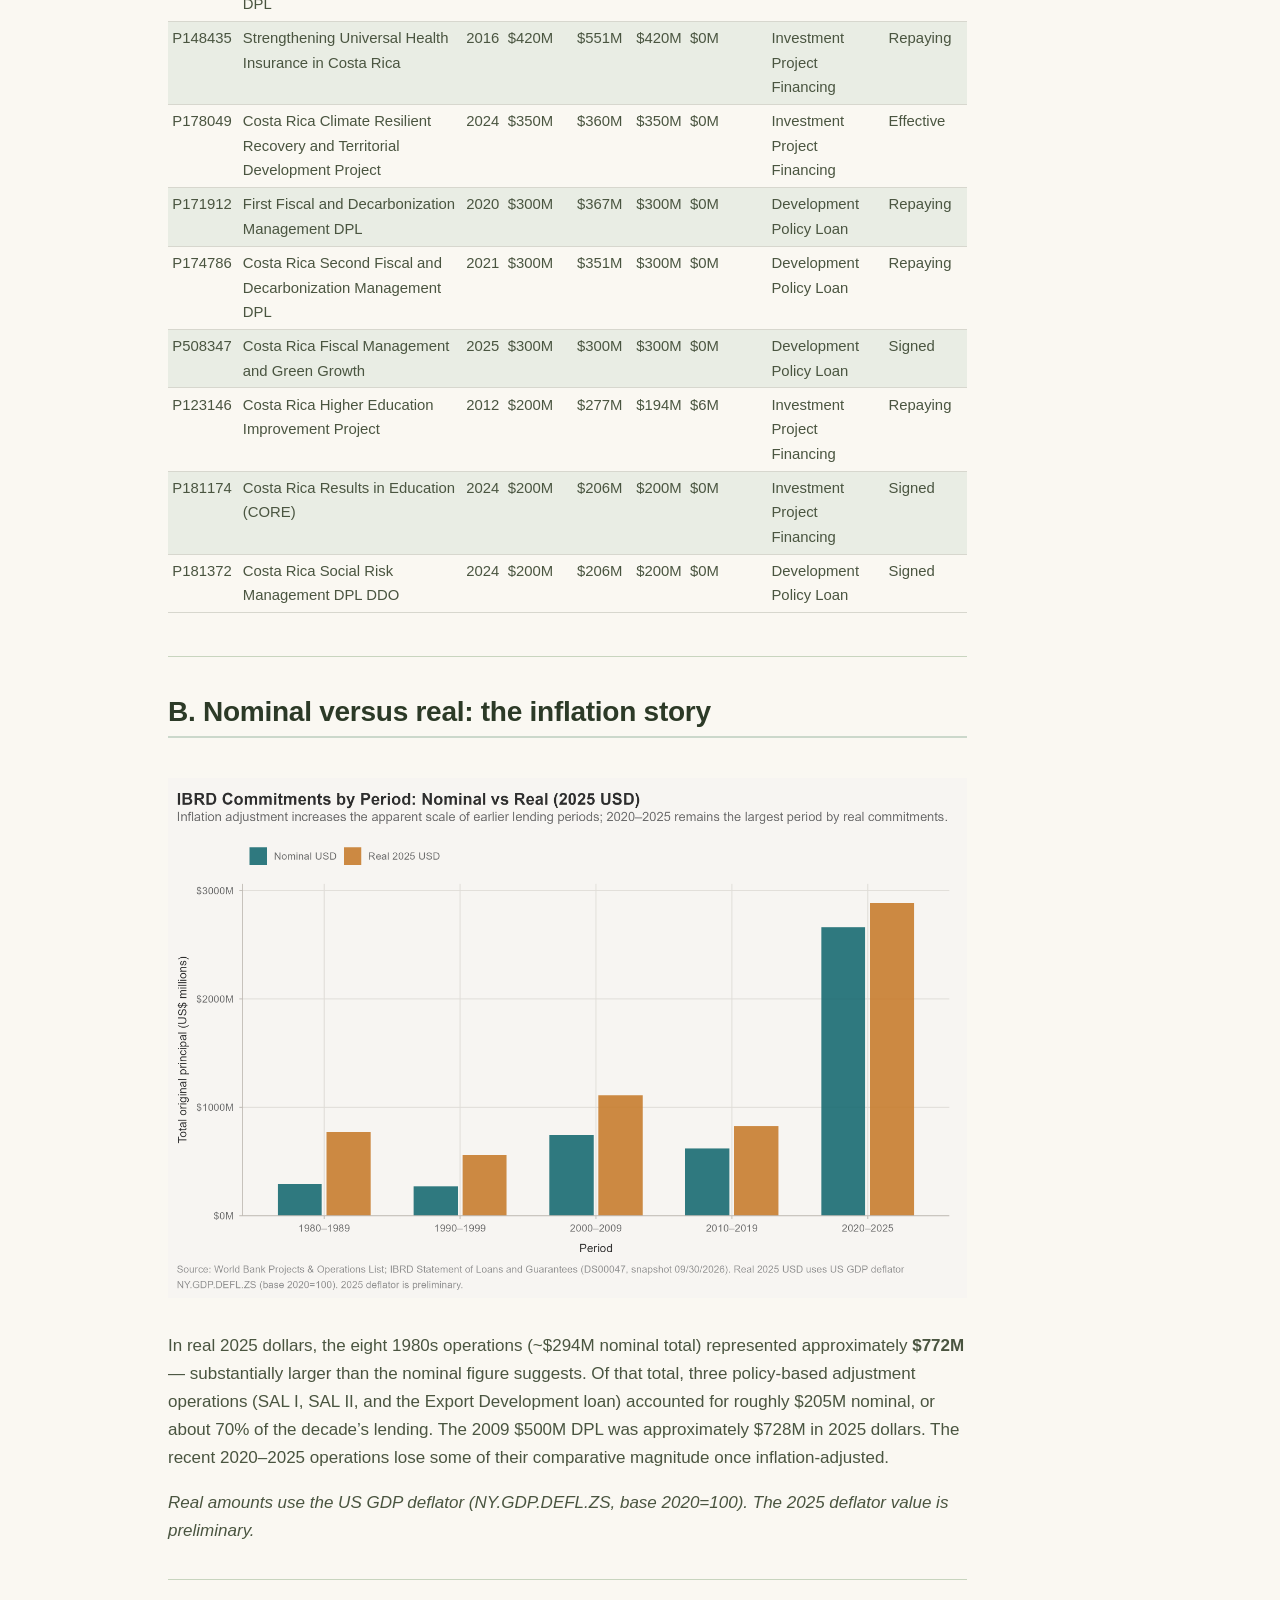
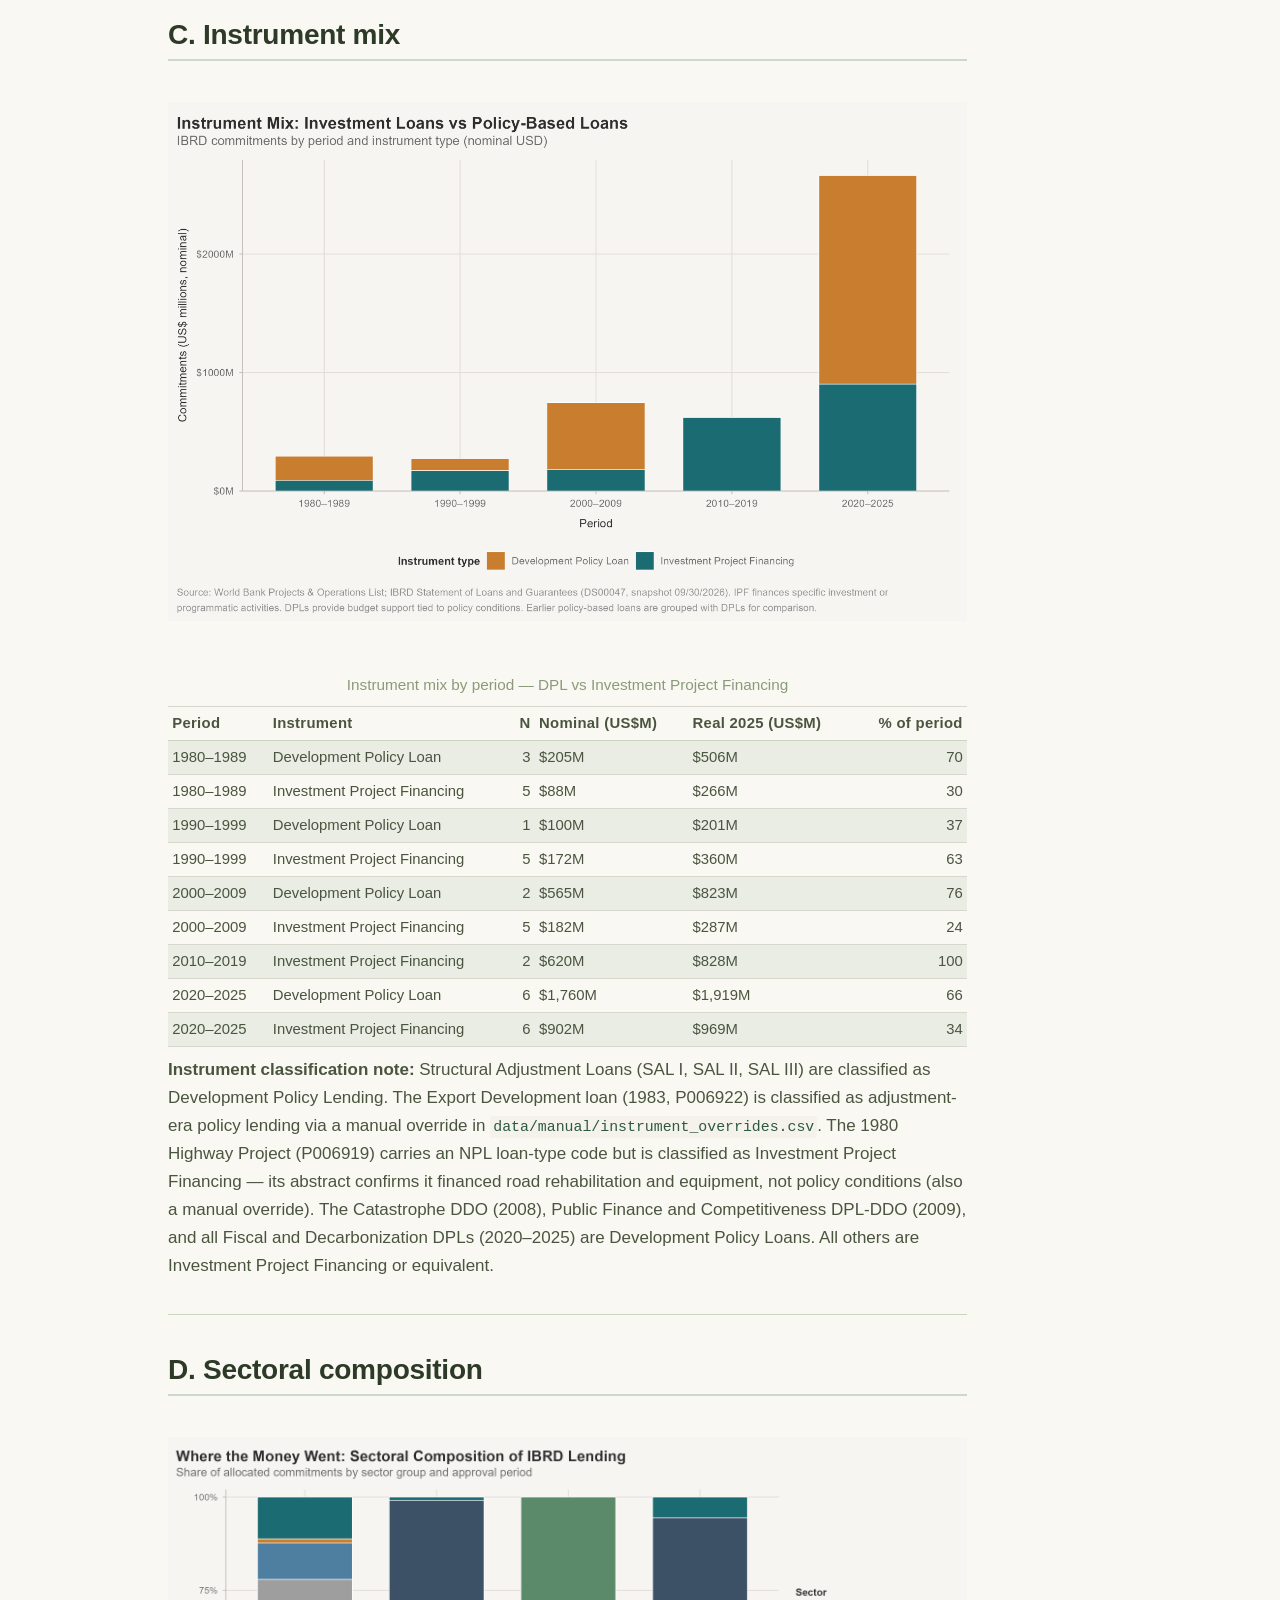
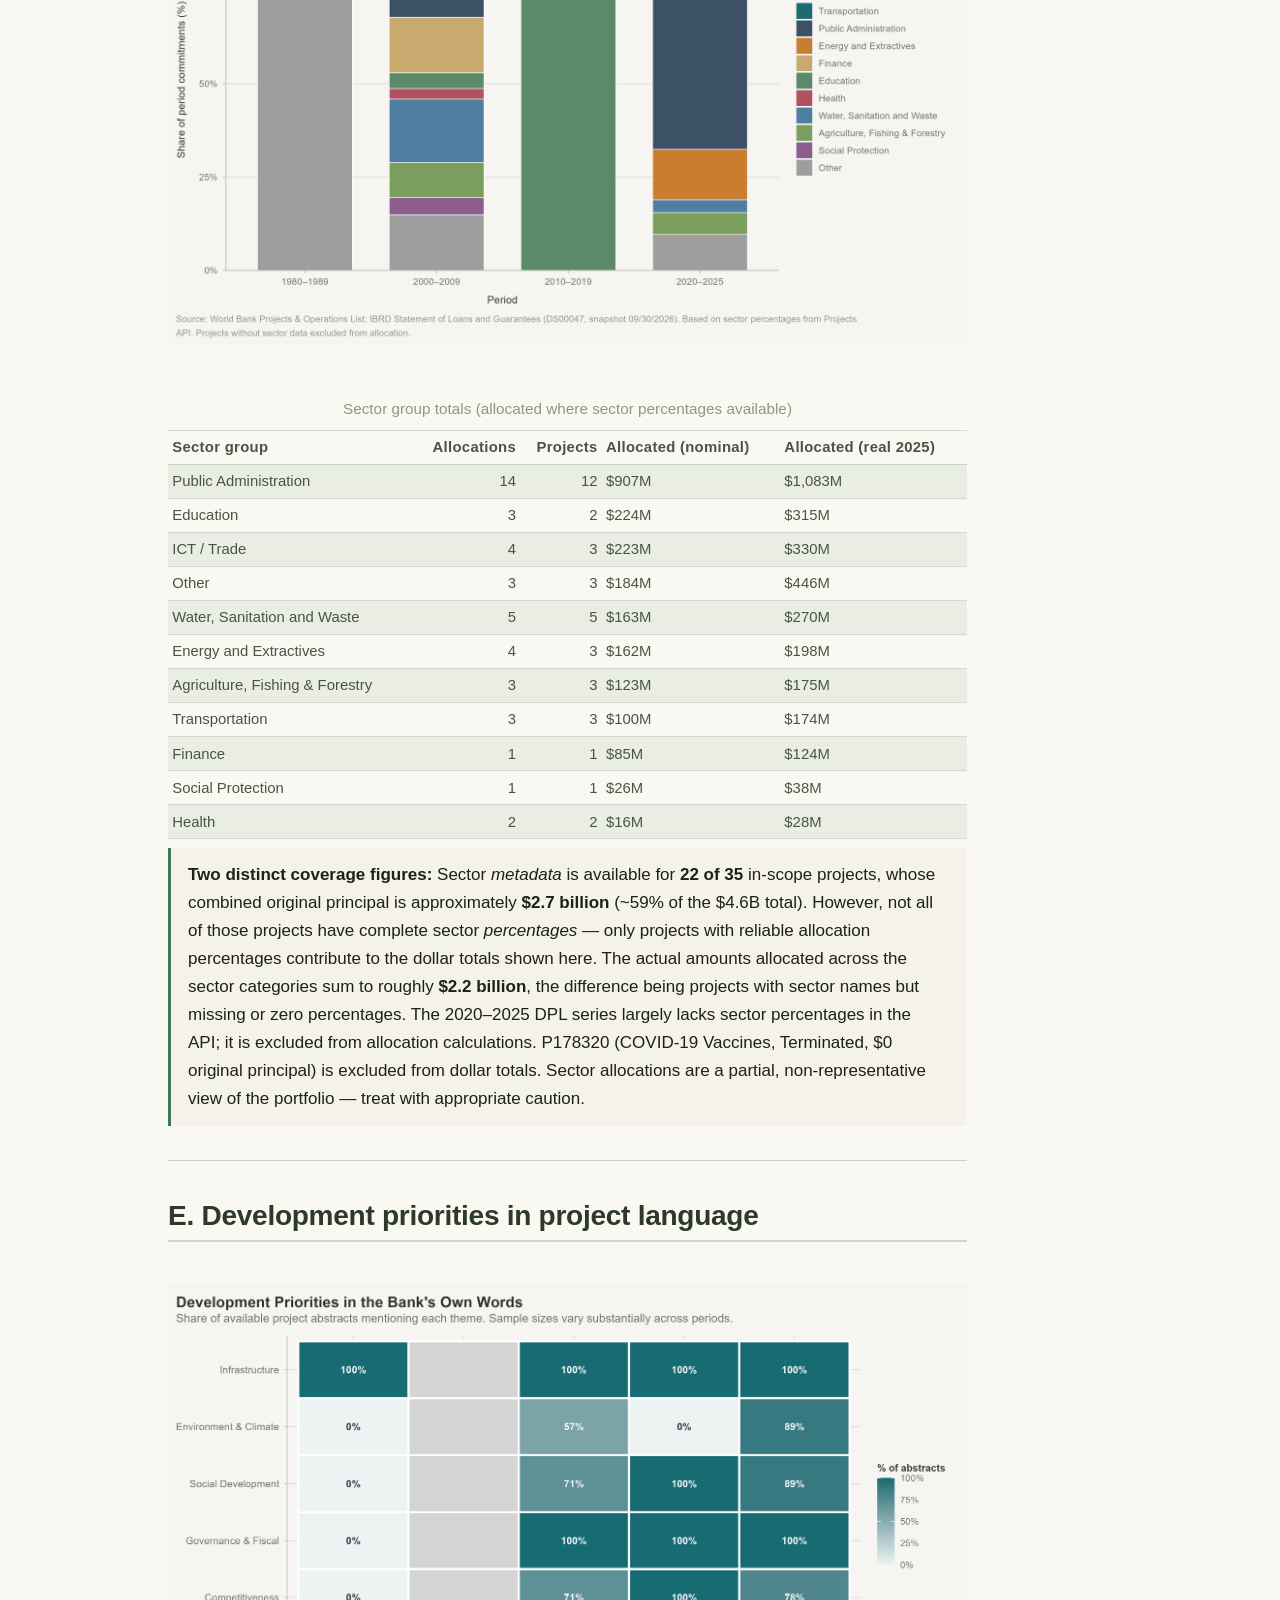
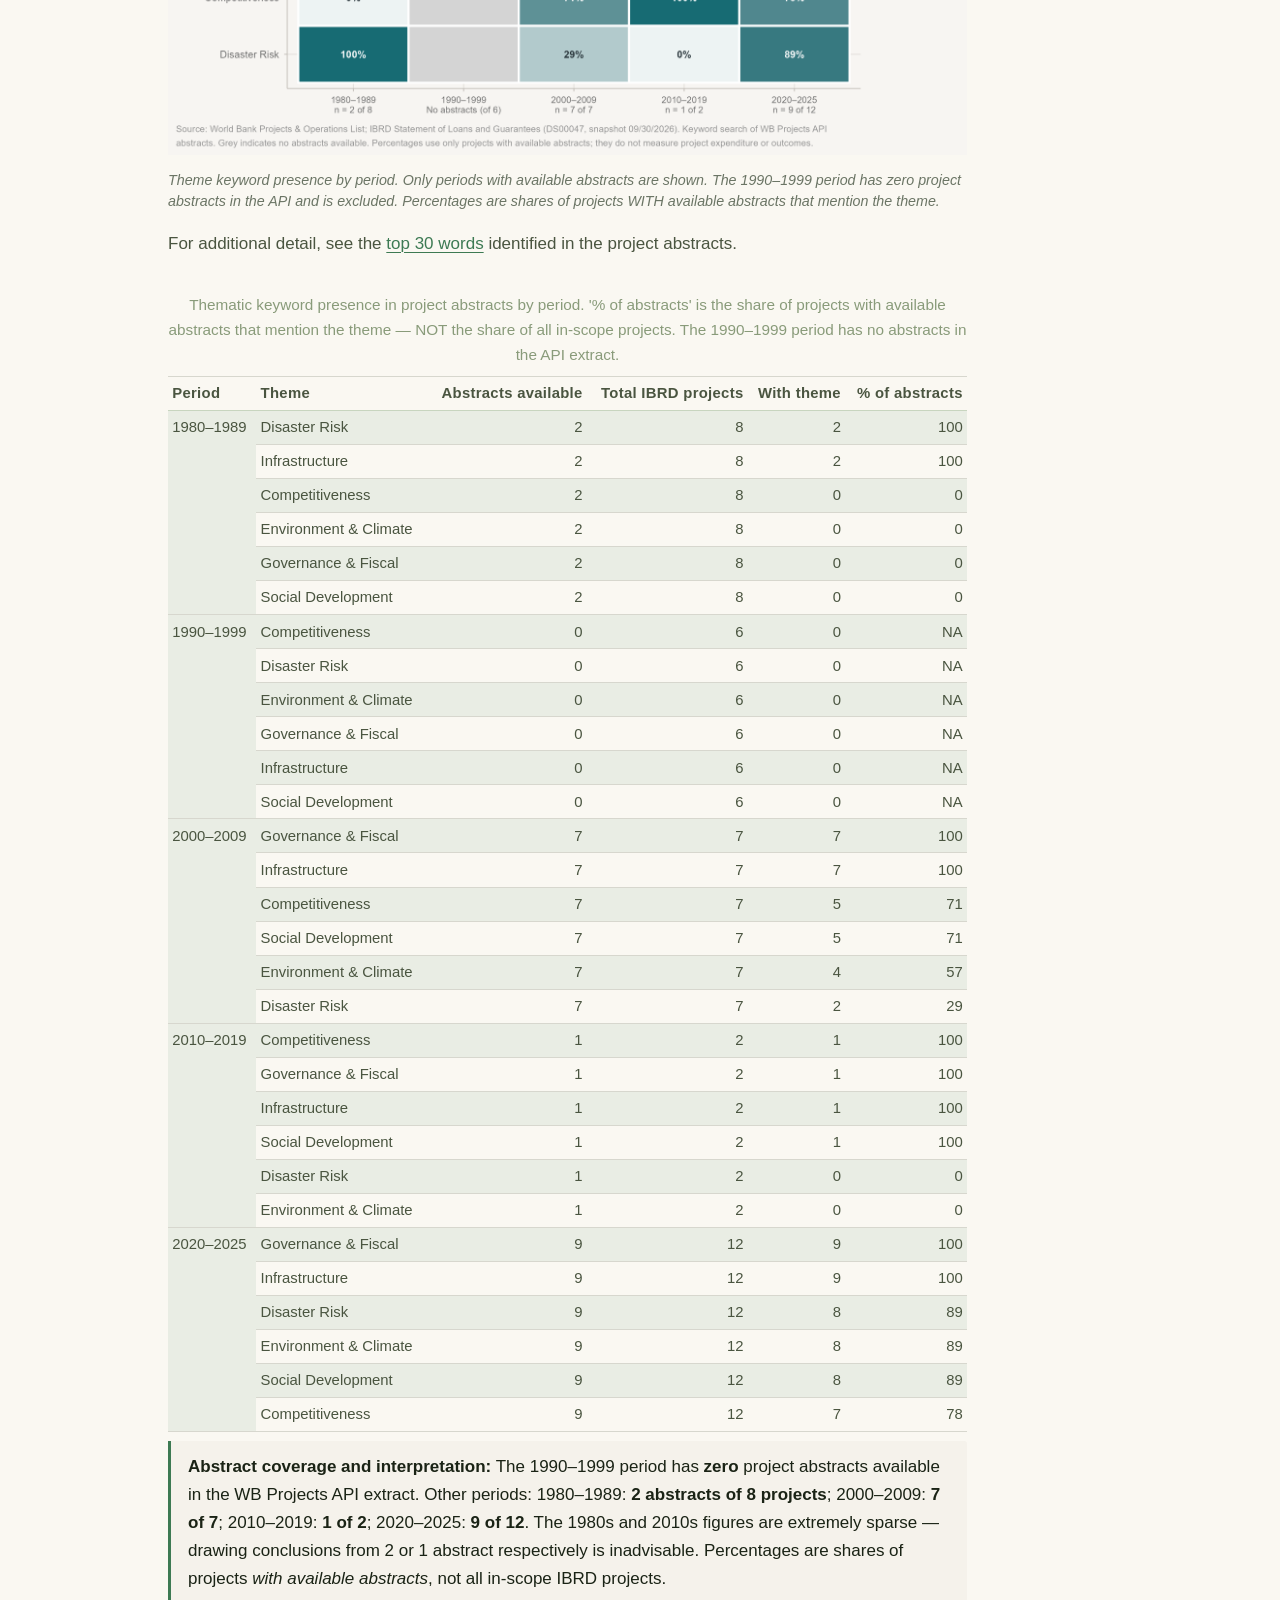
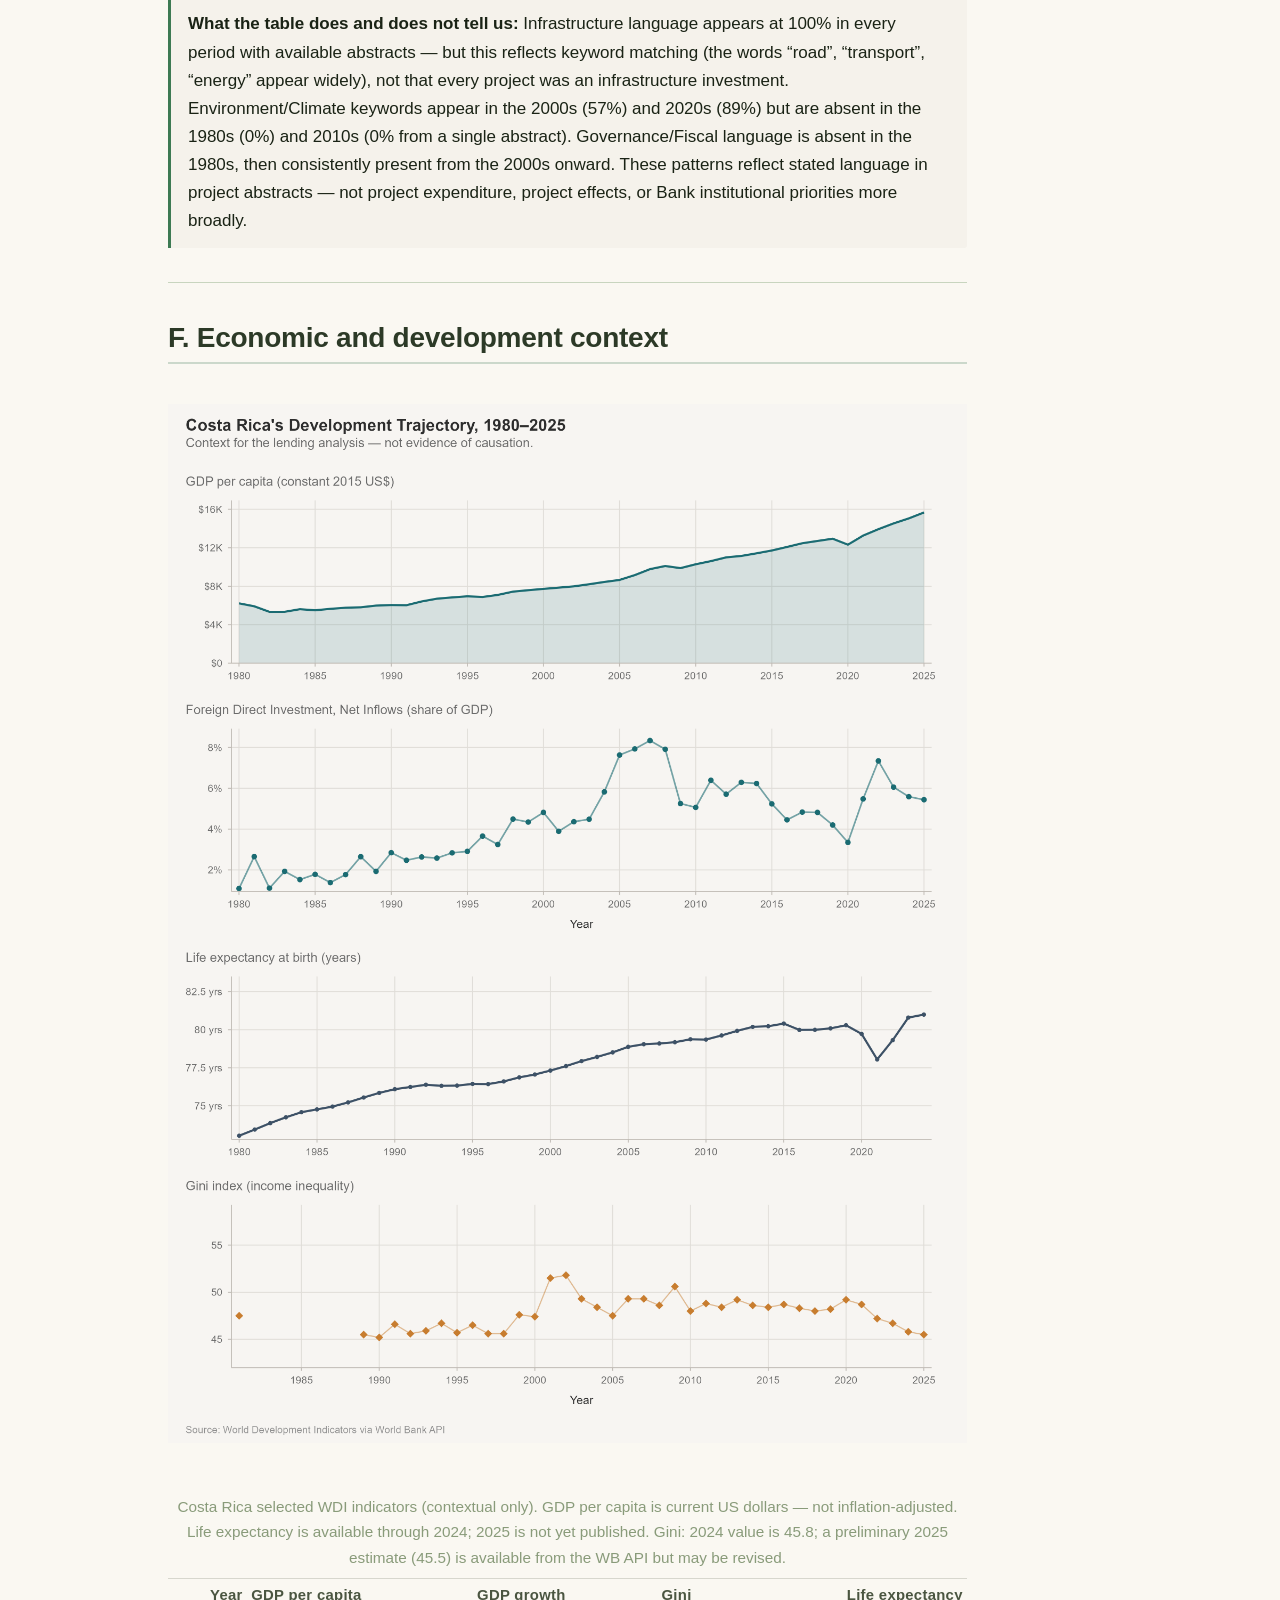
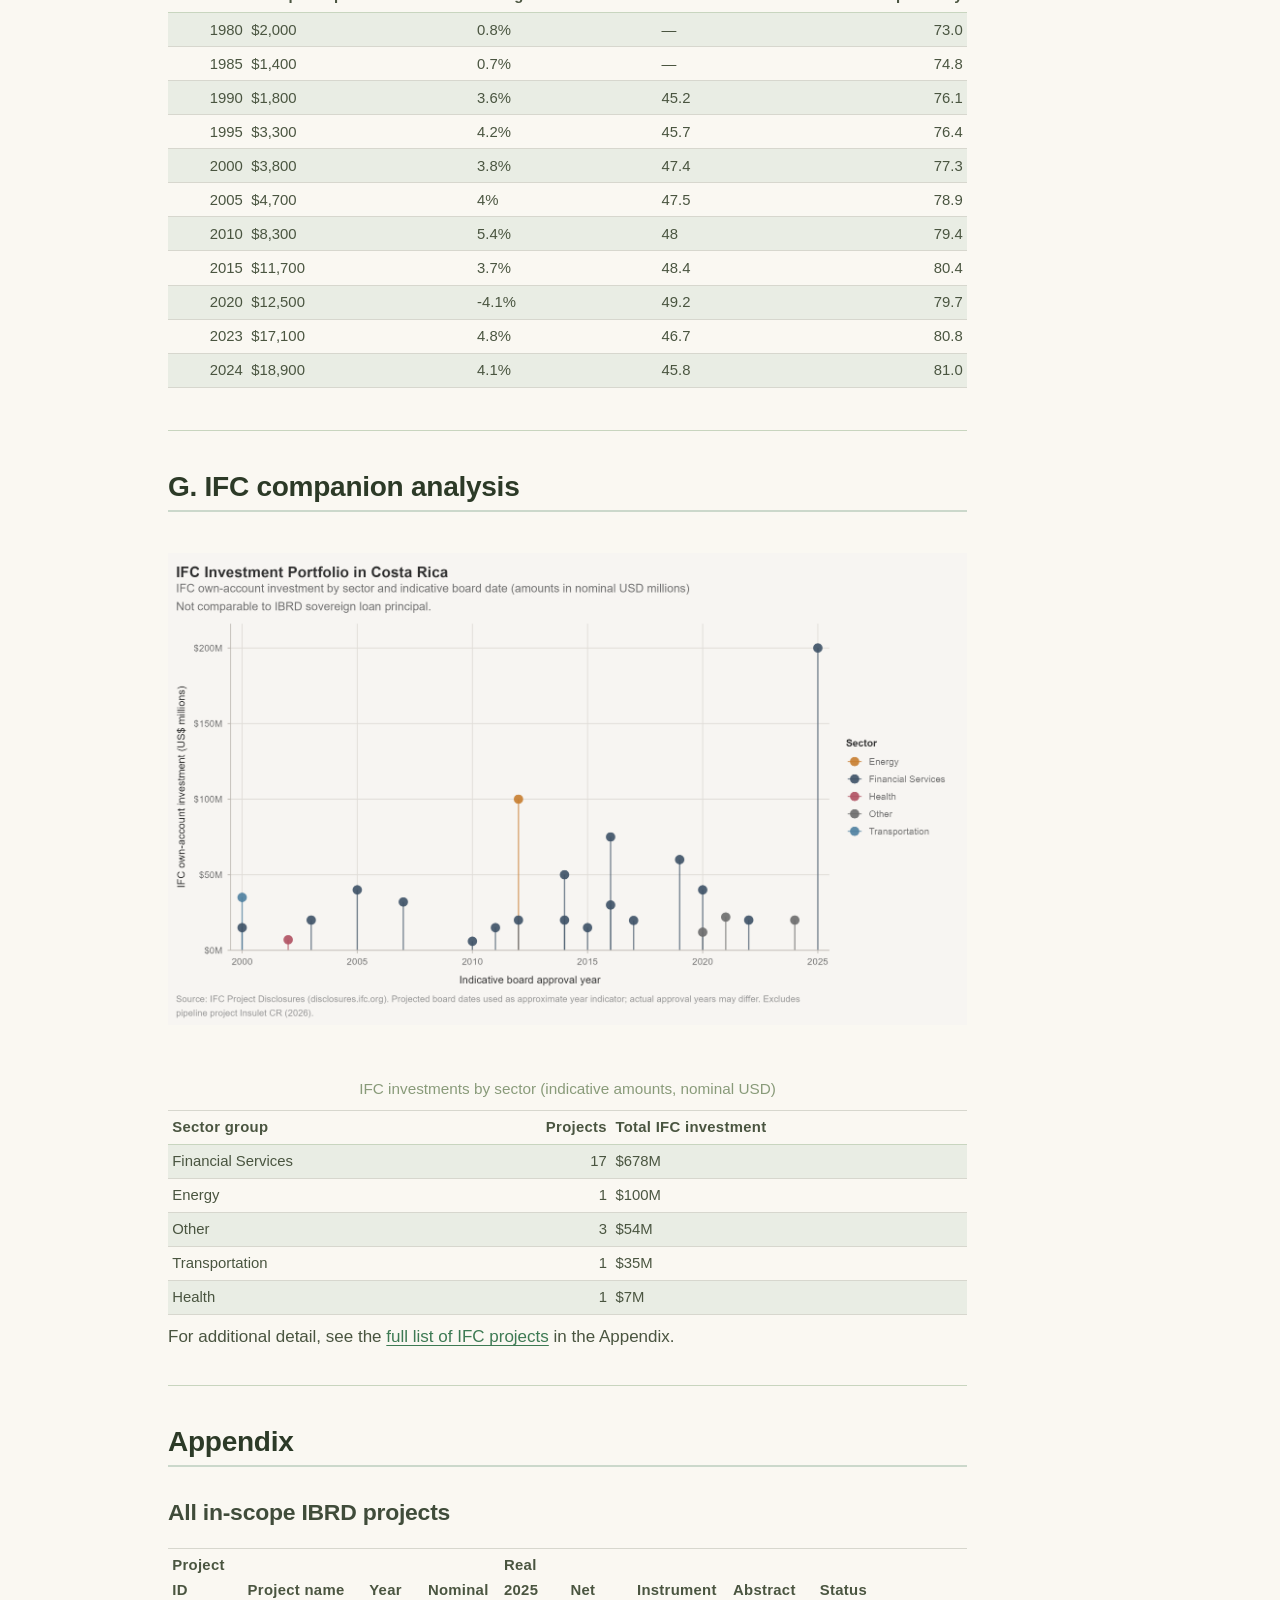
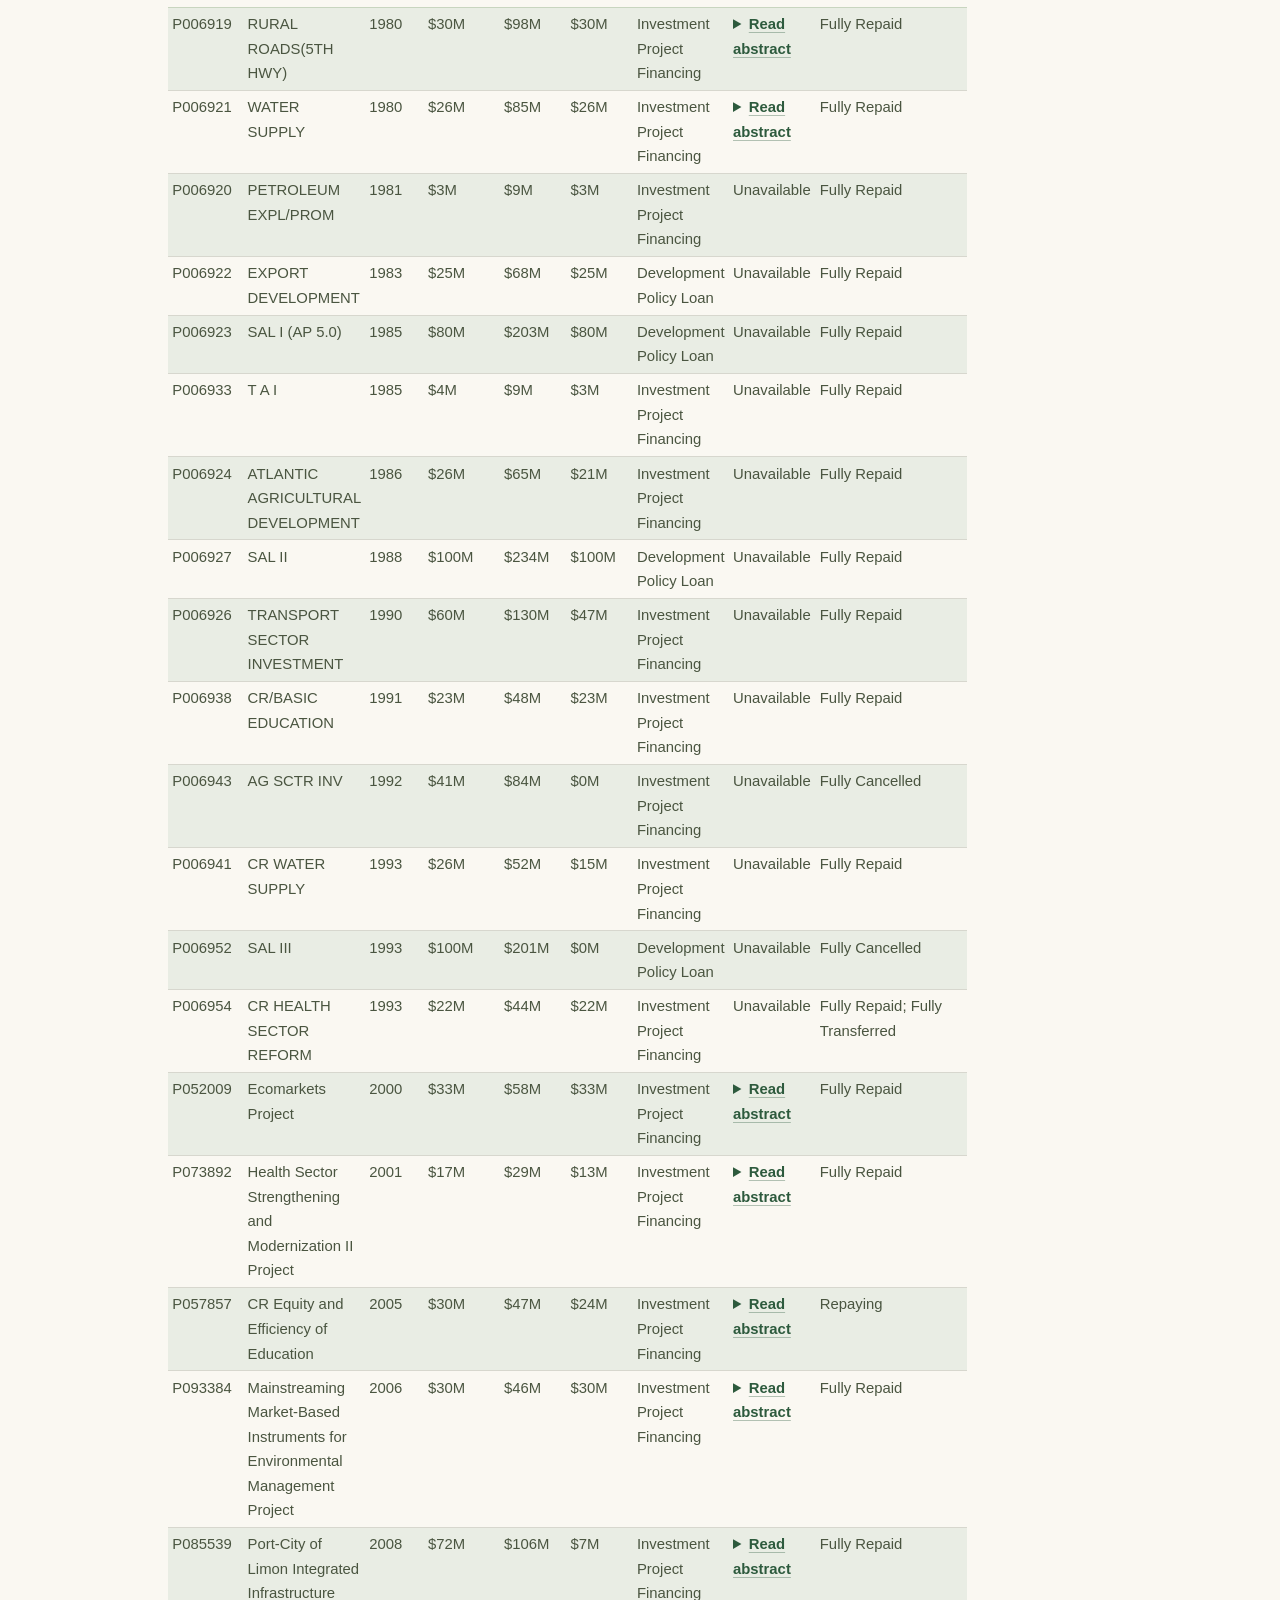
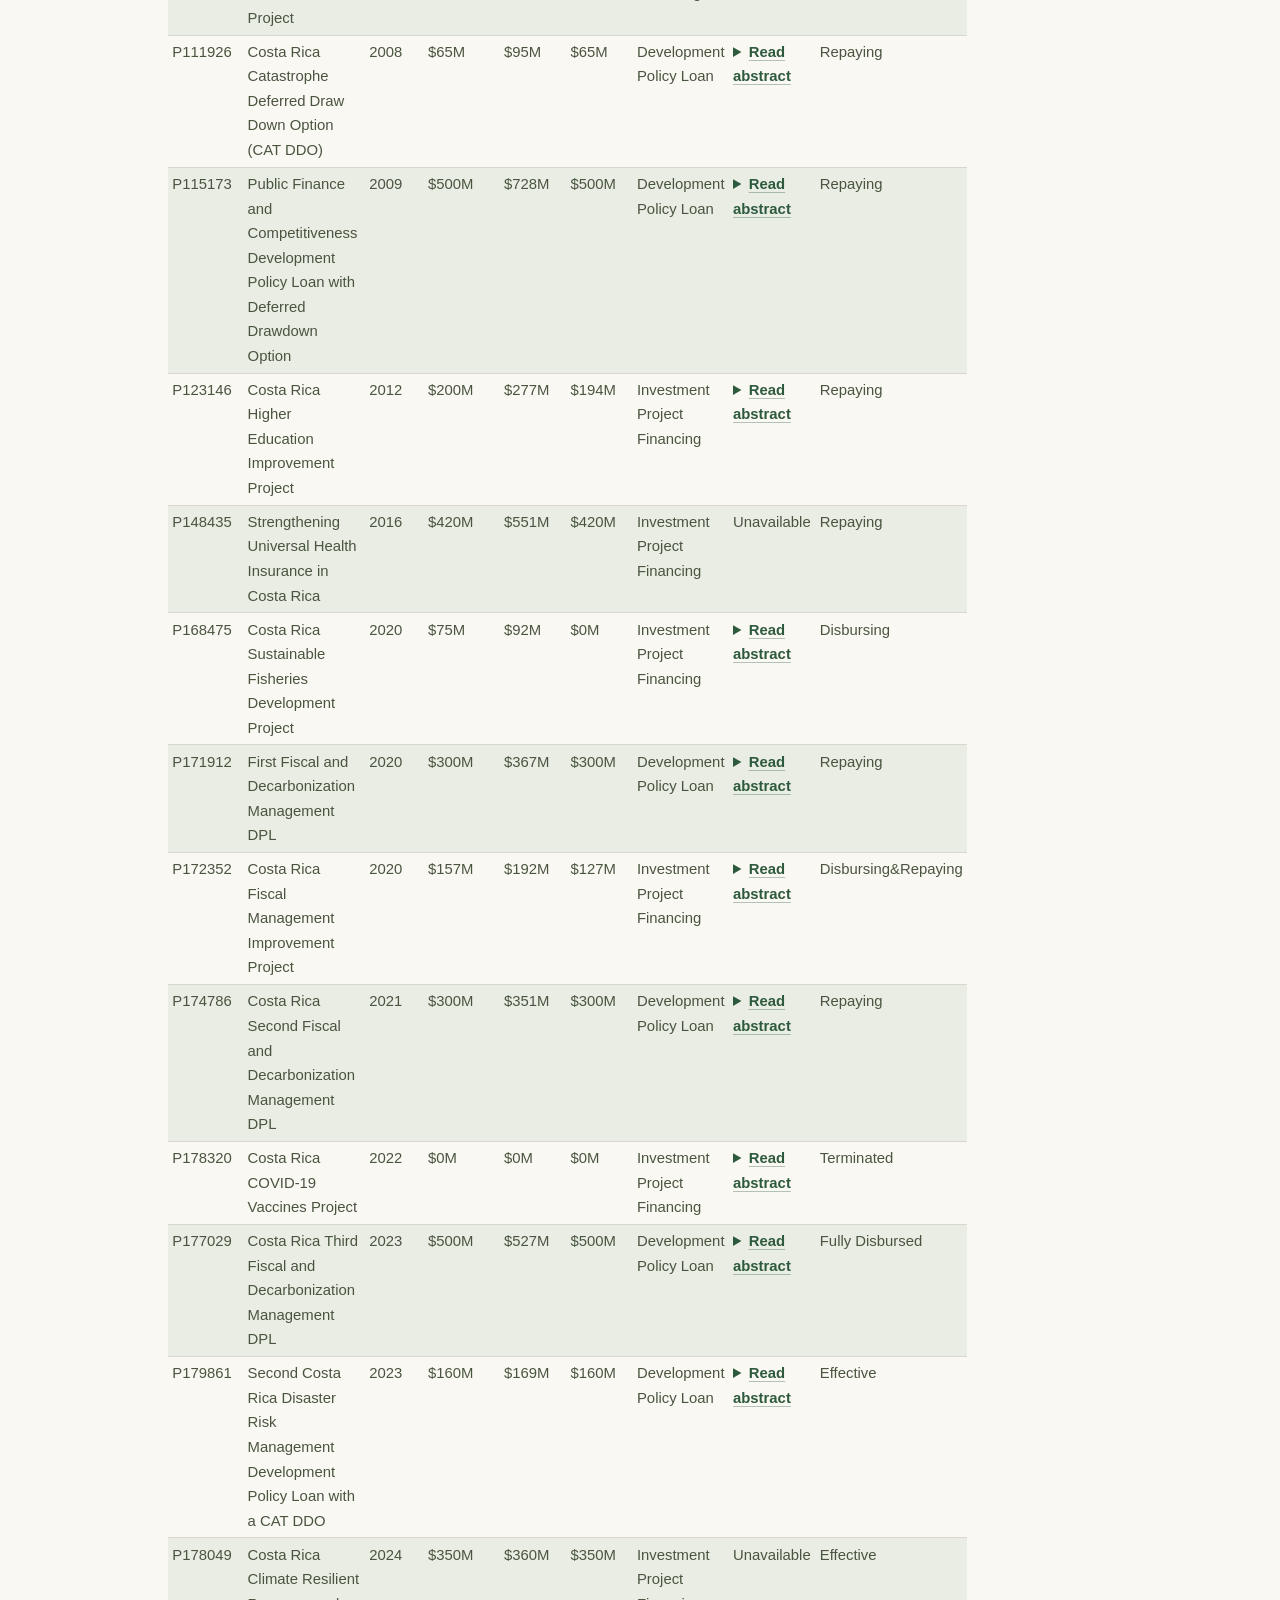
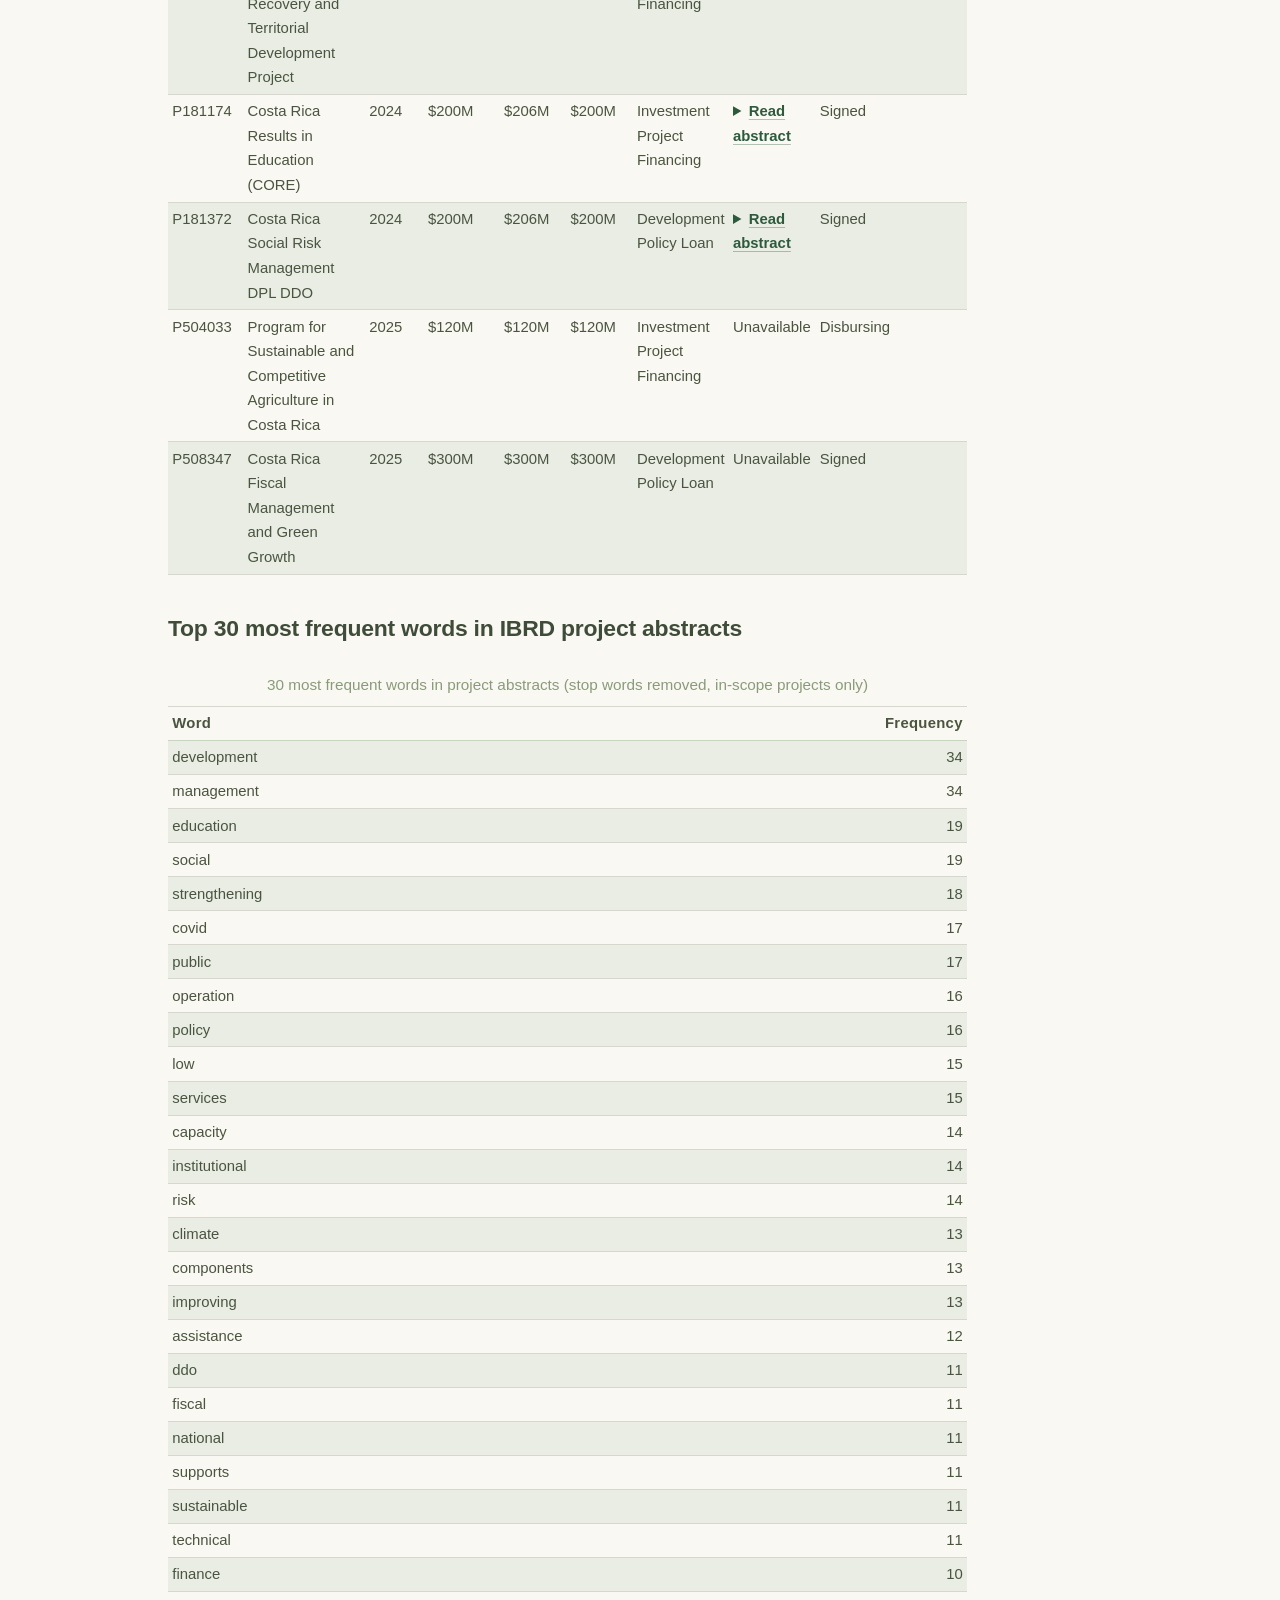
<file: docs/reports/eda-analysis.html>
<!DOCTYPE html>
<html xmlns="http://www.w3.org/1999/xhtml" lang="en" xml:lang="en"><head>

<meta charset="utf-8">
<meta name="generator" content="quarto-1.10.20">

<meta name="viewport" content="width=device-width, initial-scale=1.0, user-scalable=yes">

<meta name="author" content="Bryan C. Johns">

<title>Analysis – Tico-nomics</title>
<style>
/* Default styles provided by pandoc.
** See https://pandoc.org/MANUAL.html#variables-for-html for config info.
*/
span.smallcaps{font-variant: small-caps;}
div.columns{display: flex; gap: 1.5em;}
div.column{flex: auto;}
@media screen {
div.columns{gap: min(4vw, 1.5em);}
div.column{overflow-x: auto;}
}
div.hanging-indent{margin-left: 1.5em; text-indent: -1.5em;}
ul.task-list{list-style: none;}
ul.task-list li input[type="checkbox"] {
  width: 0.8em;
  margin: 0 0.8em 0.2em -1em; /* quarto-specific, see https://github.com/quarto-dev/quarto-cli/issues/4556 */ 
  vertical-align: middle;
}
</style>


<script src="../site_libs/quarto-nav/quarto-nav.js"></script>
<script src="../site_libs/quarto-nav/headroom.min.js"></script>
<script src="../site_libs/clipboard/clipboard.min.js"></script>
<script src="../site_libs/quarto-search/autocomplete.umd.js"></script>
<script src="../site_libs/quarto-search/fuse.min.js"></script>
<script src="../site_libs/quarto-search/quarto-search.js"></script>
<meta name="quarto:offset" content="../">
<link href="../images/landmark-solid.ico" rel="icon">
<script src="../site_libs/quarto-html/quarto.js" type="module"></script>
<script src="../site_libs/quarto-html/tabsets/tabsets.js" type="module"></script>
<script src="../site_libs/quarto-html/popper.min.js"></script>
<script src="../site_libs/quarto-html/tippy.umd.min.js"></script>
<script src="../site_libs/quarto-html/anchor.min.js"></script>
<link href="../site_libs/quarto-html/tippy.css" rel="stylesheet">
<link href="../site_libs/quarto-html/quarto-syntax-highlighting-4b721e6ad85ebea0c181a306c565fca7.css" rel="stylesheet" class="quarto-color-scheme" id="quarto-text-highlighting-styles">
<link href="../site_libs/quarto-html/quarto-syntax-highlighting-dark-5afa34c8ef2a14af4d15b74b6240efcc.css" rel="stylesheet" class="quarto-color-scheme quarto-color-alternate" id="quarto-text-highlighting-styles">
<link href="../site_libs/quarto-html/quarto-syntax-highlighting-4b721e6ad85ebea0c181a306c565fca7.css" rel="stylesheet" class="quarto-color-scheme-extra" id="quarto-text-highlighting-styles">
<script src="../site_libs/bootstrap/bootstrap.min.js"></script>
<link href="../site_libs/bootstrap/bootstrap-icons.css" rel="stylesheet">
<link href="../site_libs/bootstrap/bootstrap-f5333ce174b742367aa33267a58cd151.min.css" rel="stylesheet" append-hash="true" class="quarto-color-scheme" id="quarto-bootstrap" data-mode="light">
<link href="../site_libs/bootstrap/bootstrap-dark-7f88854ade00633c8028f537e73f41a6.min.css" rel="stylesheet" append-hash="true" class="quarto-color-scheme quarto-color-alternate" id="quarto-bootstrap" data-mode="dark">
<link href="../site_libs/bootstrap/bootstrap-f5333ce174b742367aa33267a58cd151.min.css" rel="stylesheet" append-hash="true" class="quarto-color-scheme-extra" id="quarto-bootstrap" data-mode="light">
<script id="quarto-search-options" type="application/json">{
  "location": "navbar",
  "copy-button": false,
  "collapse-after": 3,
  "panel-placement": "end",
  "type": "overlay",
  "limit": 50,
  "keyboard-shortcut": [
    "f",
    "/",
    "s"
  ],
  "show-item-context": false,
  "language": {
    "search-no-results-text": "No results",
    "search-matching-documents-text": "matching documents",
    "search-copy-link-title": "Copy link to search",
    "search-hide-matches-text": "Hide additional matches",
    "search-more-match-text": "more match in this document",
    "search-more-matches-text": "more matches in this document",
    "search-clear-button-title": "Clear",
    "search-text-placeholder": "",
    "search-detached-cancel-button-title": "Cancel",
    "search-submit-button-title": "Submit",
    "search-label": "Search"
  }
}</script>
<script src="../site_libs/kePrint-0.0.1/kePrint.js"></script>

<link href="../site_libs/lightable-0.0.1/lightable.css" rel="stylesheet">



<meta property="og:title" content="Analysis – Tico-nomics">
<meta property="og:description" content="Evidence behind the story — full tables and charts">
<meta property="og:image" content="../figures/fig1_ibrd_timeline.png">
<meta property="og:site_name" content="Tico-nomics">
<meta name="twitter:title" content="Analysis – Tico-nomics">
<meta name="twitter:description" content="Evidence behind the story — full tables and charts">
<meta name="twitter:image" content="../figures/fig1_ibrd_timeline.png">
<meta name="twitter:card" content="summary_large_image">
</head>

<body class="nav-fixed quarto-light"><script id="quarto-html-before-body" type="application/javascript">
    const toggleBodyColorMode = (bsSheetEl) => {
      const mode = bsSheetEl.getAttribute("data-mode");
      const bodyEl = window.document.querySelector("body");
      if (mode === "dark") {
        bodyEl.classList.add("quarto-dark");
        bodyEl.classList.remove("quarto-light");
      } else {
        bodyEl.classList.add("quarto-light");
        bodyEl.classList.remove("quarto-dark");
      }
    }
    const toggleBodyColorPrimary = () => {
      const bsSheetEl = window.document.querySelector("link#quarto-bootstrap:not([rel=disabled-stylesheet])");
      if (bsSheetEl) {
        toggleBodyColorMode(bsSheetEl);
      }
    }
    const setColorSchemeToggle = (alternate) => {
      const toggles = window.document.querySelectorAll('.quarto-color-scheme-toggle');
      for (let i=0; i < toggles.length; i++) {
        const toggle = toggles[i];
        if (toggle) {
          if (alternate) {
            toggle.classList.add("alternate");
          } else {
            toggle.classList.remove("alternate");
          }
        }
      }
    };
    const toggleColorMode = (alternate) => {
      // Switch the stylesheets
      const primaryStylesheets = window.document.querySelectorAll('link.quarto-color-scheme:not(.quarto-color-alternate)');
      const alternateStylesheets = window.document.querySelectorAll('link.quarto-color-scheme.quarto-color-alternate');
      manageTransitions('#quarto-margin-sidebar .nav-link', false);
      if (alternate) {
        // note: dark is layered on light, we don't disable primary!
        enableStylesheet(alternateStylesheets);
        for (const sheetNode of alternateStylesheets) {
          if (sheetNode.id === "quarto-bootstrap") {
            toggleBodyColorMode(sheetNode);
          }
        }
      } else {
        disableStylesheet(alternateStylesheets);
        enableStylesheet(primaryStylesheets)
        toggleBodyColorPrimary();
      }
      manageTransitions('#quarto-margin-sidebar .nav-link', true);
      // Switch the toggles
      setColorSchemeToggle(alternate)
      // Hack to workaround the fact that safari doesn't
      // properly recolor the scrollbar when toggling (#1455)
      if (navigator.userAgent.indexOf('Safari') > 0 && navigator.userAgent.indexOf('Chrome') == -1) {
        manageTransitions("body", false);
        window.scrollTo(0, 1);
        setTimeout(() => {
          window.scrollTo(0, 0);
          manageTransitions("body", true);
        }, 40);
      }
    }
    const disableStylesheet = (stylesheets) => {
      for (let i=0; i < stylesheets.length; i++) {
        const stylesheet = stylesheets[i];
        stylesheet.rel = 'disabled-stylesheet';
      }
    }
    const enableStylesheet = (stylesheets) => {
      for (let i=0; i < stylesheets.length; i++) {
        const stylesheet = stylesheets[i];
        if(stylesheet.rel !== 'stylesheet') { // for Chrome, which will still FOUC without this check
          stylesheet.rel = 'stylesheet';
        }
      }
    }
    const manageTransitions = (selector, allowTransitions) => {
      const els = window.document.querySelectorAll(selector);
      for (let i=0; i < els.length; i++) {
        const el = els[i];
        if (allowTransitions) {
          el.classList.remove('notransition');
        } else {
          el.classList.add('notransition');
        }
      }
    }
    const isFileUrl = () => {
      return window.location.protocol === 'file:';
    }
    const hasAlternateSentinel = () => {
      let styleSentinel = getColorSchemeSentinel();
      if (styleSentinel !== null) {
        return styleSentinel === "alternate";
      } else {
        return false;
      }
    }
    const setStyleSentinel = (alternate) => {
      const value = alternate ? "alternate" : "default";
      if (!isFileUrl()) {
        window.localStorage.setItem("quarto-color-scheme", value);
      } else {
        localAlternateSentinel = value;
      }
    }
    const getColorSchemeSentinel = () => {
      if (!isFileUrl()) {
        const storageValue = window.localStorage.getItem("quarto-color-scheme");
        return storageValue != null ? storageValue : localAlternateSentinel;
      } else {
        return localAlternateSentinel;
      }
    }
    const toggleGiscusIfUsed = (isAlternate, darkModeDefault) => {
      const baseTheme = document.querySelector('#giscus-base-theme')?.value ?? 'light';
      const alternateTheme = document.querySelector('#giscus-alt-theme')?.value ?? 'dark';
      let newTheme = '';
      if(authorPrefersDark) {
        newTheme = isAlternate ? baseTheme : alternateTheme;
      } else {
        newTheme = isAlternate ? alternateTheme : baseTheme;
      }
      const changeGiscusTheme = () => {
        // From: https://github.com/giscus/giscus/issues/336
        const sendMessage = (message) => {
          const iframe = document.querySelector('iframe.giscus-frame');
          if (!iframe) return;
          iframe.contentWindow.postMessage({ giscus: message }, 'https://giscus.app');
        }
        sendMessage({
          setConfig: {
            theme: newTheme
          }
        });
      }
      const isGiscussLoaded = window.document.querySelector('iframe.giscus-frame') !== null;
      if (isGiscussLoaded) {
        changeGiscusTheme();
      }
    };
    const authorPrefersDark = false;
    const queryPrefersDark = window.matchMedia('(prefers-color-scheme: dark)');
    const darkModeDefault = queryPrefersDark.matches;
      document.querySelector('link#quarto-text-highlighting-styles.quarto-color-scheme-extra').rel = 'disabled-stylesheet';
      document.querySelector('link#quarto-bootstrap.quarto-color-scheme-extra').rel = 'disabled-stylesheet';
    let localAlternateSentinel = darkModeDefault ? 'alternate' : 'default';
    // Dark / light mode switch
    window.quartoToggleColorScheme = () => {
      // Read the current dark / light value
      let toAlternate = !hasAlternateSentinel();
      toggleColorMode(toAlternate);
      setStyleSentinel(toAlternate);
      toggleGiscusIfUsed(toAlternate, darkModeDefault);
      window.dispatchEvent(new Event('resize'));
    };
    queryPrefersDark.addEventListener("change", e => {
      if(window.localStorage.getItem("quarto-color-scheme") !== null)
        return;
      const alternate = e.matches
      toggleColorMode(alternate);
      localAlternateSentinel = e.matches ? 'alternate' : 'default'; // this is used alongside local storage!
      toggleGiscusIfUsed(alternate, darkModeDefault);
    });
    // Switch to dark mode if need be
    if (hasAlternateSentinel()) {
      toggleColorMode(true);
    } else {
      toggleColorMode(false);
    }
  </script>

<div id="quarto-search-results"></div>
  <header id="quarto-header" class="headroom fixed-top">
    <nav class="navbar navbar-expand-lg " data-bs-theme="dark">
      <div class="navbar-container container-fluid">
      <div class="navbar-brand-container mx-auto">
    <a class="navbar-brand" href="../index.html">
    <span class="navbar-title">Tico-nomics</span>
    </a>
  </div>
            <div id="quarto-search" class="" title="Search"></div>
          <button class="navbar-toggler" type="button" data-bs-toggle="collapse" data-bs-target="#navbarCollapse" aria-controls="navbarCollapse" role="menu" aria-expanded="false" aria-label="Toggle navigation" onclick="if (window.quartoToggleHeadroom) { window.quartoToggleHeadroom(); }">
  <span class="navbar-toggler-icon"></span>
</button>
          <div class="collapse navbar-collapse" id="navbarCollapse">
            <ul class="navbar-nav navbar-nav-scroll me-auto">
  <li class="nav-item">
    <a class="nav-link" href="../reports/index.html"> 
<span class="menu-text">Overview</span></a>
  </li>  
  <li class="nav-item">
    <a class="nav-link active" href="../reports/eda-analysis.html" aria-current="page"> 
<span class="menu-text">Analysis</span></a>
  </li>  
  <li class="nav-item">
    <a class="nav-link" href="../reports/data-dictionary.html"> 
<span class="menu-text">Data</span></a>
  </li>  
  <li class="nav-item">
    <a class="nav-link" href="../reports/methodology.html"> 
<span class="menu-text">Methods</span></a>
  </li>  
</ul>
            <ul class="navbar-nav navbar-nav-scroll ms-auto">
  <li class="nav-item compact">
    <a class="nav-link" href="https://github.com/johbry17/Tico-nomics"> <i class="bi bi-github" role="img">
</i> 
<span class="menu-text"></span></a>
  </li>  
</ul>
          </div> <!-- /navcollapse -->
            <div class="quarto-navbar-tools">
  <a href="" class="quarto-color-scheme-toggle quarto-navigation-tool  px-1" onclick="window.quartoToggleColorScheme(); return false;" title="Toggle dark mode"><i class="bi"></i></a>
</div>
      </div> <!-- /container-fluid -->
    </nav>
</header>
<!-- content -->
<div id="quarto-content" class="quarto-container page-columns page-rows-contents page-layout-article page-navbar">
<!-- sidebar -->
<!-- margin-sidebar -->
    <div id="quarto-margin-sidebar" class="sidebar margin-sidebar">
        <nav id="TOC" role="doc-toc" class="toc-active">
    <h2 id="toc-title">On this page</h2>
   
  <ul>
  <li><a href="#a.-portfolio-chronology-and-scale" id="toc-a.-portfolio-chronology-and-scale" class="nav-link active" data-scroll-target="#a.-portfolio-chronology-and-scale">A. Portfolio chronology and scale</a>
  <ul class="collapse">
  <li><a href="#annual-commitments-nominal-and-real" id="toc-annual-commitments-nominal-and-real" class="nav-link" data-scroll-target="#annual-commitments-nominal-and-real">Annual commitments (nominal and real)</a></li>
  <li><a href="#commitments-by-period" id="toc-commitments-by-period" class="nav-link" data-scroll-target="#commitments-by-period">Commitments by period</a></li>
  <li><a href="#top-10-projects" id="toc-top-10-projects" class="nav-link" data-scroll-target="#top-10-projects">Top 10 projects</a></li>
  </ul></li>
  <li><a href="#b.-nominal-versus-real-the-inflation-story" id="toc-b.-nominal-versus-real-the-inflation-story" class="nav-link" data-scroll-target="#b.-nominal-versus-real-the-inflation-story">B. Nominal versus real: the inflation story</a></li>
  <li><a href="#c.-instrument-mix" id="toc-c.-instrument-mix" class="nav-link" data-scroll-target="#c.-instrument-mix">C. Instrument mix</a></li>
  <li><a href="#d.-sectoral-composition" id="toc-d.-sectoral-composition" class="nav-link" data-scroll-target="#d.-sectoral-composition">D. Sectoral composition</a></li>
  <li><a href="#e.-development-priorities-in-project-language" id="toc-e.-development-priorities-in-project-language" class="nav-link" data-scroll-target="#e.-development-priorities-in-project-language">E. Development priorities in project language</a></li>
  <li><a href="#f.-economic-and-development-context" id="toc-f.-economic-and-development-context" class="nav-link" data-scroll-target="#f.-economic-and-development-context">F. Economic and development context</a></li>
  <li><a href="#g.-ifc-companion-analysis" id="toc-g.-ifc-companion-analysis" class="nav-link" data-scroll-target="#g.-ifc-companion-analysis">G. IFC companion analysis</a></li>
  <li><a href="#appendix" id="toc-appendix" class="nav-link" data-scroll-target="#appendix">Appendix</a>
  <ul class="collapse">
  <li><a href="#ibrd-projects" id="toc-ibrd-projects" class="nav-link" data-scroll-target="#ibrd-projects">All in-scope IBRD projects</a></li>
  <li><a href="#top-30-words" id="toc-top-30-words" class="nav-link" data-scroll-target="#top-30-words">Top 30 most frequent words in IBRD project abstracts</a></li>
  <li><a href="#ifc-projects" id="toc-ifc-projects" class="nav-link" data-scroll-target="#ifc-projects">All in-scope IFC investment projects</a></li>
  <li><a href="#miga-historical-guarantees" id="toc-miga-historical-guarantees" class="nav-link" data-scroll-target="#miga-historical-guarantees">MIGA historical guarantees</a></li>
  </ul></li>
  </ul>
</nav>
    </div>
<!-- main -->
<main class="content" id="quarto-document-content">


<header id="title-block-header" class="quarto-title-block default">
<div class="quarto-title">
<h1 class="title">Analysis</h1>
<p class="subtitle lead">Evidence behind the story — full tables and charts</p>
</div>



<div class="quarto-title-meta">

    
  
    
  </div>
  


</header>


<section id="a.-portfolio-chronology-and-scale" class="level2">
<h2 class="anchored" data-anchor-id="a.-portfolio-chronology-and-scale">A. Portfolio chronology and scale</h2>
<section id="annual-commitments-nominal-and-real" class="level3">
<h3 class="anchored" data-anchor-id="annual-commitments-nominal-and-real">Annual commitments (nominal and real)</h3>
<div class="cell">
<div class="cell-output-display">
<div>
<figure class="figure">
<p><img src="../figures/fig1_ibrd_timeline.png" class="img-fluid figure-img" width="1056"></p>
</figure>
</div>
</div>
</div>
</section>
<section id="commitments-by-period" class="level3">
<h3 class="anchored" data-anchor-id="commitments-by-period">Commitments by period</h3>
<div class="cell">
<div class="cell-output-display">
<table class="table table-striped table-condensed caption-top table-sm small">
<caption>IBRD commitments by approval period (nominal and real 2025 USD; real uses US GDP deflator NY.GDP.DEFL.ZS)</caption>
<thead>
<tr class="header">
<th style="text-align: left;" data-quarto-table-cell-role="th">Period</th>
<th style="text-align: right;" data-quarto-table-cell-role="th">Projects</th>
<th style="text-align: right;" data-quarto-table-cell-role="th">DPL</th>
<th style="text-align: right;" data-quarto-table-cell-role="th">IPF/Other</th>
<th style="text-align: left;" data-quarto-table-cell-role="th">Nominal (US$)</th>
<th style="text-align: left;" data-quarto-table-cell-role="th">Net principal</th>
<th style="text-align: left;" data-quarto-table-cell-role="th">Real 2025 USD</th>
<th style="text-align: left;" data-quarto-table-cell-role="th">% nominal</th>
</tr>
</thead>
<tbody>
<tr class="odd">
<td style="text-align: left;">1980–1989</td>
<td style="text-align: right;">8</td>
<td style="text-align: right;">3</td>
<td style="text-align: right;">5</td>
<td style="text-align: left;">$0.3B</td>
<td style="text-align: left;">$0.3B</td>
<td style="text-align: left;">$0.8B</td>
<td style="text-align: left;">6.4%</td>
</tr>
<tr class="even">
<td style="text-align: left;">1990–1999</td>
<td style="text-align: right;">6</td>
<td style="text-align: right;">1</td>
<td style="text-align: right;">5</td>
<td style="text-align: left;">$0.3B</td>
<td style="text-align: left;">$0.1B</td>
<td style="text-align: left;">$0.6B</td>
<td style="text-align: left;">5.9%</td>
</tr>
<tr class="odd">
<td style="text-align: left;">2000–2009</td>
<td style="text-align: right;">7</td>
<td style="text-align: right;">2</td>
<td style="text-align: right;">5</td>
<td style="text-align: left;">$0.7B</td>
<td style="text-align: left;">$0.7B</td>
<td style="text-align: left;">$1.1B</td>
<td style="text-align: left;">16.3%</td>
</tr>
<tr class="even">
<td style="text-align: left;">2010–2019</td>
<td style="text-align: right;">2</td>
<td style="text-align: right;">0</td>
<td style="text-align: right;">2</td>
<td style="text-align: left;">$0.6B</td>
<td style="text-align: left;">$0.6B</td>
<td style="text-align: left;">$0.8B</td>
<td style="text-align: left;">13.5%</td>
</tr>
<tr class="odd">
<td style="text-align: left;">2020–2025</td>
<td style="text-align: right;">12</td>
<td style="text-align: right;">6</td>
<td style="text-align: right;">6</td>
<td style="text-align: left;">$2.7B</td>
<td style="text-align: left;">$2.6B</td>
<td style="text-align: left;">$2.9B</td>
<td style="text-align: left;">57.9%</td>
</tr>
</tbody>
</table>
</div>
</div>
</section>
<section id="top-10-projects" class="level3">
<h3 class="anchored" data-anchor-id="top-10-projects">Top 10 projects</h3>
<p>For additional detail, see the <a href="#ibrd-projects">full list of IBRD projects</a> in the Appendix.</p>
<div class="cell">
<div class="cell-output-display">
<table class="table table-striped table-condensed caption-top table-sm small">
<caption>Top 10 IBRD projects by original principal (nominal USD, 1980–2025)</caption>
<thead>
<tr class="header">
<th style="text-align: left;" data-quarto-table-cell-role="th">Project ID</th>
<th style="text-align: left;" data-quarto-table-cell-role="th">Project name</th>
<th style="text-align: right;" data-quarto-table-cell-role="th">Year</th>
<th style="text-align: left;" data-quarto-table-cell-role="th">Nominal</th>
<th style="text-align: left;" data-quarto-table-cell-role="th">Real 2025</th>
<th style="text-align: left;" data-quarto-table-cell-role="th">Net</th>
<th style="text-align: left;" data-quarto-table-cell-role="th">Cancelled</th>
<th style="text-align: left;" data-quarto-table-cell-role="th">Instrument</th>
<th style="text-align: left;" data-quarto-table-cell-role="th">Status</th>
</tr>
</thead>
<tbody>
<tr class="odd">
<td style="text-align: left;">P115173</td>
<td style="text-align: left;">Public Finance and Competitiveness Development Policy Loan with Deferred Drawdown Option</td>
<td style="text-align: right;">2009</td>
<td style="text-align: left;">$500M</td>
<td style="text-align: left;">$728M</td>
<td style="text-align: left;">$500M</td>
<td style="text-align: left;">$0M</td>
<td style="text-align: left;">Development Policy Loan</td>
<td style="text-align: left;">Repaying</td>
</tr>
<tr class="even">
<td style="text-align: left;">P177029</td>
<td style="text-align: left;">Costa Rica Third Fiscal and Decarbonization Management DPL</td>
<td style="text-align: right;">2023</td>
<td style="text-align: left;">$500M</td>
<td style="text-align: left;">$527M</td>
<td style="text-align: left;">$500M</td>
<td style="text-align: left;">$0M</td>
<td style="text-align: left;">Development Policy Loan</td>
<td style="text-align: left;">Fully Disbursed</td>
</tr>
<tr class="odd">
<td style="text-align: left;">P148435</td>
<td style="text-align: left;">Strengthening Universal Health Insurance in Costa Rica</td>
<td style="text-align: right;">2016</td>
<td style="text-align: left;">$420M</td>
<td style="text-align: left;">$551M</td>
<td style="text-align: left;">$420M</td>
<td style="text-align: left;">$0M</td>
<td style="text-align: left;">Investment Project Financing</td>
<td style="text-align: left;">Repaying</td>
</tr>
<tr class="even">
<td style="text-align: left;">P178049</td>
<td style="text-align: left;">Costa Rica Climate Resilient Recovery and Territorial Development Project</td>
<td style="text-align: right;">2024</td>
<td style="text-align: left;">$350M</td>
<td style="text-align: left;">$360M</td>
<td style="text-align: left;">$350M</td>
<td style="text-align: left;">$0M</td>
<td style="text-align: left;">Investment Project Financing</td>
<td style="text-align: left;">Effective</td>
</tr>
<tr class="odd">
<td style="text-align: left;">P171912</td>
<td style="text-align: left;">First Fiscal and Decarbonization Management DPL</td>
<td style="text-align: right;">2020</td>
<td style="text-align: left;">$300M</td>
<td style="text-align: left;">$367M</td>
<td style="text-align: left;">$300M</td>
<td style="text-align: left;">$0M</td>
<td style="text-align: left;">Development Policy Loan</td>
<td style="text-align: left;">Repaying</td>
</tr>
<tr class="even">
<td style="text-align: left;">P174786</td>
<td style="text-align: left;">Costa Rica Second Fiscal and Decarbonization Management DPL</td>
<td style="text-align: right;">2021</td>
<td style="text-align: left;">$300M</td>
<td style="text-align: left;">$351M</td>
<td style="text-align: left;">$300M</td>
<td style="text-align: left;">$0M</td>
<td style="text-align: left;">Development Policy Loan</td>
<td style="text-align: left;">Repaying</td>
</tr>
<tr class="odd">
<td style="text-align: left;">P508347</td>
<td style="text-align: left;">Costa Rica Fiscal Management and Green Growth</td>
<td style="text-align: right;">2025</td>
<td style="text-align: left;">$300M</td>
<td style="text-align: left;">$300M</td>
<td style="text-align: left;">$300M</td>
<td style="text-align: left;">$0M</td>
<td style="text-align: left;">Development Policy Loan</td>
<td style="text-align: left;">Signed</td>
</tr>
<tr class="even">
<td style="text-align: left;">P123146</td>
<td style="text-align: left;">Costa Rica Higher Education Improvement Project</td>
<td style="text-align: right;">2012</td>
<td style="text-align: left;">$200M</td>
<td style="text-align: left;">$277M</td>
<td style="text-align: left;">$194M</td>
<td style="text-align: left;">$6M</td>
<td style="text-align: left;">Investment Project Financing</td>
<td style="text-align: left;">Repaying</td>
</tr>
<tr class="odd">
<td style="text-align: left;">P181174</td>
<td style="text-align: left;">Costa Rica Results in Education (CORE)</td>
<td style="text-align: right;">2024</td>
<td style="text-align: left;">$200M</td>
<td style="text-align: left;">$206M</td>
<td style="text-align: left;">$200M</td>
<td style="text-align: left;">$0M</td>
<td style="text-align: left;">Investment Project Financing</td>
<td style="text-align: left;">Signed</td>
</tr>
<tr class="even">
<td style="text-align: left;">P181372</td>
<td style="text-align: left;">Costa Rica Social Risk Management DPL DDO</td>
<td style="text-align: right;">2024</td>
<td style="text-align: left;">$200M</td>
<td style="text-align: left;">$206M</td>
<td style="text-align: left;">$200M</td>
<td style="text-align: left;">$0M</td>
<td style="text-align: left;">Development Policy Loan</td>
<td style="text-align: left;">Signed</td>
</tr>
</tbody>
</table>
</div>
</div>
<hr>
</section>
</section>
<section id="b.-nominal-versus-real-the-inflation-story" class="level2">
<h2 class="anchored" data-anchor-id="b.-nominal-versus-real-the-inflation-story">B. Nominal versus real: the inflation story</h2>
<div class="cell">
<div class="cell-output-display">
<div>
<figure class="figure">
<p><img src="../figures/fig8_nominal_vs_real.png" class="img-fluid figure-img" width="960"></p>
</figure>
</div>
</div>
</div>
<p>In real 2025 dollars, the eight 1980s operations (~$294M nominal total) represented approximately <strong>$772M</strong> — substantially larger than the nominal figure suggests. Of that total, three policy-based adjustment operations (SAL I, SAL II, and the Export Development loan) accounted for roughly $205M nominal, or about 70% of the decade’s lending. The 2009 $500M DPL was approximately $728M in 2025 dollars. The recent 2020–2025 operations lose some of their comparative magnitude once inflation-adjusted.</p>
<p><em>Real amounts use the US GDP deflator (NY.GDP.DEFL.ZS, base 2020=100). The 2025 deflator value is preliminary.</em></p>
<hr>
</section>
<section id="c.-instrument-mix" class="level2">
<h2 class="anchored" data-anchor-id="c.-instrument-mix">C. Instrument mix</h2>
<div class="cell">
<div class="cell-output-display">
<div>
<figure class="figure">
<p><img src="../figures/fig2_instrument_mix.png" class="img-fluid figure-img" width="960"></p>
</figure>
</div>
</div>
</div>
<div class="cell">
<div class="cell-output-display">
<table class="table table-striped table-condensed caption-top table-sm small">
<caption>Instrument mix by period — DPL vs Investment Project Financing</caption>
<thead>
<tr class="header">
<th style="text-align: left;" data-quarto-table-cell-role="th">Period</th>
<th style="text-align: left;" data-quarto-table-cell-role="th">Instrument</th>
<th style="text-align: right;" data-quarto-table-cell-role="th">N</th>
<th style="text-align: left;" data-quarto-table-cell-role="th">Nominal (US$M)</th>
<th style="text-align: left;" data-quarto-table-cell-role="th">Real 2025 (US$M)</th>
<th style="text-align: right;" data-quarto-table-cell-role="th">% of period</th>
</tr>
</thead>
<tbody>
<tr class="odd">
<td style="text-align: left;">1980–1989</td>
<td style="text-align: left;">Development Policy Loan</td>
<td style="text-align: right;">3</td>
<td style="text-align: left;">$205M</td>
<td style="text-align: left;">$506M</td>
<td style="text-align: right;">70</td>
</tr>
<tr class="even">
<td style="text-align: left;">1980–1989</td>
<td style="text-align: left;">Investment Project Financing</td>
<td style="text-align: right;">5</td>
<td style="text-align: left;">$88M</td>
<td style="text-align: left;">$266M</td>
<td style="text-align: right;">30</td>
</tr>
<tr class="odd">
<td style="text-align: left;">1990–1999</td>
<td style="text-align: left;">Development Policy Loan</td>
<td style="text-align: right;">1</td>
<td style="text-align: left;">$100M</td>
<td style="text-align: left;">$201M</td>
<td style="text-align: right;">37</td>
</tr>
<tr class="even">
<td style="text-align: left;">1990–1999</td>
<td style="text-align: left;">Investment Project Financing</td>
<td style="text-align: right;">5</td>
<td style="text-align: left;">$172M</td>
<td style="text-align: left;">$360M</td>
<td style="text-align: right;">63</td>
</tr>
<tr class="odd">
<td style="text-align: left;">2000–2009</td>
<td style="text-align: left;">Development Policy Loan</td>
<td style="text-align: right;">2</td>
<td style="text-align: left;">$565M</td>
<td style="text-align: left;">$823M</td>
<td style="text-align: right;">76</td>
</tr>
<tr class="even">
<td style="text-align: left;">2000–2009</td>
<td style="text-align: left;">Investment Project Financing</td>
<td style="text-align: right;">5</td>
<td style="text-align: left;">$182M</td>
<td style="text-align: left;">$287M</td>
<td style="text-align: right;">24</td>
</tr>
<tr class="odd">
<td style="text-align: left;">2010–2019</td>
<td style="text-align: left;">Investment Project Financing</td>
<td style="text-align: right;">2</td>
<td style="text-align: left;">$620M</td>
<td style="text-align: left;">$828M</td>
<td style="text-align: right;">100</td>
</tr>
<tr class="even">
<td style="text-align: left;">2020–2025</td>
<td style="text-align: left;">Development Policy Loan</td>
<td style="text-align: right;">6</td>
<td style="text-align: left;">$1,760M</td>
<td style="text-align: left;">$1,919M</td>
<td style="text-align: right;">66</td>
</tr>
<tr class="odd">
<td style="text-align: left;">2020–2025</td>
<td style="text-align: left;">Investment Project Financing</td>
<td style="text-align: right;">6</td>
<td style="text-align: left;">$902M</td>
<td style="text-align: left;">$969M</td>
<td style="text-align: right;">34</td>
</tr>
</tbody>
</table>
</div>
</div>
<p><strong>Instrument classification note:</strong> Structural Adjustment Loans (SAL I, SAL II, SAL III) are classified as Development Policy Lending. The Export Development loan (1983, P006922) is classified as adjustment-era policy lending via a manual override in <code>data/manual/instrument_overrides.csv</code>. The 1980 Highway Project (P006919) carries an NPL loan-type code but is classified as Investment Project Financing — its abstract confirms it financed road rehabilitation and equipment, not policy conditions (also a manual override). The Catastrophe DDO (2008), Public Finance and Competitiveness DPL-DDO (2009), and all Fiscal and Decarbonization DPLs (2020–2025) are Development Policy Loans. All others are Investment Project Financing or equivalent.</p>
<hr>
</section>
<section id="d.-sectoral-composition" class="level2">
<h2 class="anchored" data-anchor-id="d.-sectoral-composition">D. Sectoral composition</h2>
<div class="cell">
<div class="cell-output-display">
<div>
<figure class="figure">
<p><img src="../figures/fig3_sector_composition.png" class="img-fluid figure-img" width="1056"></p>
</figure>
</div>
</div>
</div>
<div class="cell">
<div class="cell-output-display">
<table class="table table-striped table-condensed caption-top table-sm small">
<caption>Sector group totals (allocated where sector percentages available)</caption>
<thead>
<tr class="header">
<th style="text-align: left;" data-quarto-table-cell-role="th">Sector group</th>
<th style="text-align: right;" data-quarto-table-cell-role="th">Allocations</th>
<th style="text-align: right;" data-quarto-table-cell-role="th">Projects</th>
<th style="text-align: left;" data-quarto-table-cell-role="th">Allocated (nominal)</th>
<th style="text-align: left;" data-quarto-table-cell-role="th">Allocated (real 2025)</th>
</tr>
</thead>
<tbody>
<tr class="odd">
<td style="text-align: left;">Public Administration</td>
<td style="text-align: right;">14</td>
<td style="text-align: right;">12</td>
<td style="text-align: left;">$907M</td>
<td style="text-align: left;">$1,083M</td>
</tr>
<tr class="even">
<td style="text-align: left;">Education</td>
<td style="text-align: right;">3</td>
<td style="text-align: right;">2</td>
<td style="text-align: left;">$224M</td>
<td style="text-align: left;">$315M</td>
</tr>
<tr class="odd">
<td style="text-align: left;">ICT / Trade</td>
<td style="text-align: right;">4</td>
<td style="text-align: right;">3</td>
<td style="text-align: left;">$223M</td>
<td style="text-align: left;">$330M</td>
</tr>
<tr class="even">
<td style="text-align: left;">Other</td>
<td style="text-align: right;">3</td>
<td style="text-align: right;">3</td>
<td style="text-align: left;">$184M</td>
<td style="text-align: left;">$446M</td>
</tr>
<tr class="odd">
<td style="text-align: left;">Water, Sanitation and Waste</td>
<td style="text-align: right;">5</td>
<td style="text-align: right;">5</td>
<td style="text-align: left;">$163M</td>
<td style="text-align: left;">$270M</td>
</tr>
<tr class="even">
<td style="text-align: left;">Energy and Extractives</td>
<td style="text-align: right;">4</td>
<td style="text-align: right;">3</td>
<td style="text-align: left;">$162M</td>
<td style="text-align: left;">$198M</td>
</tr>
<tr class="odd">
<td style="text-align: left;">Agriculture, Fishing &amp; Forestry</td>
<td style="text-align: right;">3</td>
<td style="text-align: right;">3</td>
<td style="text-align: left;">$123M</td>
<td style="text-align: left;">$175M</td>
</tr>
<tr class="even">
<td style="text-align: left;">Transportation</td>
<td style="text-align: right;">3</td>
<td style="text-align: right;">3</td>
<td style="text-align: left;">$100M</td>
<td style="text-align: left;">$174M</td>
</tr>
<tr class="odd">
<td style="text-align: left;">Finance</td>
<td style="text-align: right;">1</td>
<td style="text-align: right;">1</td>
<td style="text-align: left;">$85M</td>
<td style="text-align: left;">$124M</td>
</tr>
<tr class="even">
<td style="text-align: left;">Social Protection</td>
<td style="text-align: right;">1</td>
<td style="text-align: right;">1</td>
<td style="text-align: left;">$26M</td>
<td style="text-align: left;">$38M</td>
</tr>
<tr class="odd">
<td style="text-align: left;">Health</td>
<td style="text-align: right;">2</td>
<td style="text-align: right;">2</td>
<td style="text-align: left;">$16M</td>
<td style="text-align: left;">$28M</td>
</tr>
</tbody>
</table>
</div>
</div>
<blockquote class="blockquote">
<p><strong>Two distinct coverage figures:</strong> Sector <em>metadata</em> is available for <strong>22 of 35</strong> in-scope projects, whose combined original principal is approximately <strong>$2.7 billion</strong> (~59% of the $4.6B total). However, not all of those projects have complete sector <em>percentages</em> — only projects with reliable allocation percentages contribute to the dollar totals shown here. The actual amounts allocated across the sector categories sum to roughly <strong>$2.2 billion</strong>, the difference being projects with sector names but missing or zero percentages. The 2020–2025 DPL series largely lacks sector percentages in the API; it is excluded from allocation calculations. P178320 (COVID-19 Vaccines, Terminated, $0 original principal) is excluded from dollar totals. Sector allocations are a partial, non-representative view of the portfolio — treat with appropriate caution.</p>
</blockquote>
<hr>
</section>
<section id="e.-development-priorities-in-project-language" class="level2">
<h2 class="anchored" data-anchor-id="e.-development-priorities-in-project-language">E. Development priorities in project language</h2>
<div class="cell">
<div class="cell-output-display">
<div class="quarto-figure quarto-figure-center">
<figure class="figure">
<p><img src="../figures/fig5_abstract_themes.png" class="img-fluid figure-img" width="1056"></p>
<figcaption>Theme keyword presence by period. Only periods with available abstracts are shown. The 1990–1999 period has zero project abstracts in the API and is excluded. Percentages are shares of projects WITH available abstracts that mention the theme.</figcaption>
</figure>
</div>
</div>
</div>
<p>For additional detail, see the <a href="#top-30-words">top 30 words</a> identified in the project abstracts.</p>
<div class="cell">
<div class="cell-output-display">
<table class="table table-striped table-condensed caption-top table-sm small">
<caption>Thematic keyword presence in project abstracts by period. '% of abstracts' is the share of projects with available abstracts that mention the theme — NOT the share of all in-scope projects. The 1990–1999 period has no abstracts in the API extract.</caption>
<thead>
<tr class="header">
<th style="text-align: left;" data-quarto-table-cell-role="th">Period</th>
<th style="text-align: left;" data-quarto-table-cell-role="th">Theme</th>
<th style="text-align: right;" data-quarto-table-cell-role="th">Abstracts available</th>
<th style="text-align: right;" data-quarto-table-cell-role="th">Total IBRD projects</th>
<th style="text-align: right;" data-quarto-table-cell-role="th">With theme</th>
<th style="text-align: right;" data-quarto-table-cell-role="th">% of abstracts</th>
</tr>
</thead>
<tbody>
<tr class="odd">
<td rowspan="6" style="text-align: left; vertical-align: top !important;">1980–1989</td>
<td style="text-align: left;">Disaster Risk</td>
<td style="text-align: right;">2</td>
<td style="text-align: right;">8</td>
<td style="text-align: right;">2</td>
<td style="text-align: right;">100</td>
</tr>
<tr class="even">
<td style="text-align: left;">Infrastructure</td>
<td style="text-align: right;">2</td>
<td style="text-align: right;">8</td>
<td style="text-align: right;">2</td>
<td style="text-align: right;">100</td>
</tr>
<tr class="odd">
<td style="text-align: left;">Competitiveness</td>
<td style="text-align: right;">2</td>
<td style="text-align: right;">8</td>
<td style="text-align: right;">0</td>
<td style="text-align: right;">0</td>
</tr>
<tr class="even">
<td style="text-align: left;">Environment &amp; Climate</td>
<td style="text-align: right;">2</td>
<td style="text-align: right;">8</td>
<td style="text-align: right;">0</td>
<td style="text-align: right;">0</td>
</tr>
<tr class="odd">
<td style="text-align: left;">Governance &amp; Fiscal</td>
<td style="text-align: right;">2</td>
<td style="text-align: right;">8</td>
<td style="text-align: right;">0</td>
<td style="text-align: right;">0</td>
</tr>
<tr class="even">
<td style="text-align: left;">Social Development</td>
<td style="text-align: right;">2</td>
<td style="text-align: right;">8</td>
<td style="text-align: right;">0</td>
<td style="text-align: right;">0</td>
</tr>
<tr class="odd">
<td rowspan="6" style="text-align: left; vertical-align: top !important;">1990–1999</td>
<td style="text-align: left;">Competitiveness</td>
<td style="text-align: right;">0</td>
<td style="text-align: right;">6</td>
<td style="text-align: right;">0</td>
<td style="text-align: right;">NA</td>
</tr>
<tr class="even">
<td style="text-align: left;">Disaster Risk</td>
<td style="text-align: right;">0</td>
<td style="text-align: right;">6</td>
<td style="text-align: right;">0</td>
<td style="text-align: right;">NA</td>
</tr>
<tr class="odd">
<td style="text-align: left;">Environment &amp; Climate</td>
<td style="text-align: right;">0</td>
<td style="text-align: right;">6</td>
<td style="text-align: right;">0</td>
<td style="text-align: right;">NA</td>
</tr>
<tr class="even">
<td style="text-align: left;">Governance &amp; Fiscal</td>
<td style="text-align: right;">0</td>
<td style="text-align: right;">6</td>
<td style="text-align: right;">0</td>
<td style="text-align: right;">NA</td>
</tr>
<tr class="odd">
<td style="text-align: left;">Infrastructure</td>
<td style="text-align: right;">0</td>
<td style="text-align: right;">6</td>
<td style="text-align: right;">0</td>
<td style="text-align: right;">NA</td>
</tr>
<tr class="even">
<td style="text-align: left;">Social Development</td>
<td style="text-align: right;">0</td>
<td style="text-align: right;">6</td>
<td style="text-align: right;">0</td>
<td style="text-align: right;">NA</td>
</tr>
<tr class="odd">
<td rowspan="6" style="text-align: left; vertical-align: top !important;">2000–2009</td>
<td style="text-align: left;">Governance &amp; Fiscal</td>
<td style="text-align: right;">7</td>
<td style="text-align: right;">7</td>
<td style="text-align: right;">7</td>
<td style="text-align: right;">100</td>
</tr>
<tr class="even">
<td style="text-align: left;">Infrastructure</td>
<td style="text-align: right;">7</td>
<td style="text-align: right;">7</td>
<td style="text-align: right;">7</td>
<td style="text-align: right;">100</td>
</tr>
<tr class="odd">
<td style="text-align: left;">Competitiveness</td>
<td style="text-align: right;">7</td>
<td style="text-align: right;">7</td>
<td style="text-align: right;">5</td>
<td style="text-align: right;">71</td>
</tr>
<tr class="even">
<td style="text-align: left;">Social Development</td>
<td style="text-align: right;">7</td>
<td style="text-align: right;">7</td>
<td style="text-align: right;">5</td>
<td style="text-align: right;">71</td>
</tr>
<tr class="odd">
<td style="text-align: left;">Environment &amp; Climate</td>
<td style="text-align: right;">7</td>
<td style="text-align: right;">7</td>
<td style="text-align: right;">4</td>
<td style="text-align: right;">57</td>
</tr>
<tr class="even">
<td style="text-align: left;">Disaster Risk</td>
<td style="text-align: right;">7</td>
<td style="text-align: right;">7</td>
<td style="text-align: right;">2</td>
<td style="text-align: right;">29</td>
</tr>
<tr class="odd">
<td rowspan="6" style="text-align: left; vertical-align: top !important;">2010–2019</td>
<td style="text-align: left;">Competitiveness</td>
<td style="text-align: right;">1</td>
<td style="text-align: right;">2</td>
<td style="text-align: right;">1</td>
<td style="text-align: right;">100</td>
</tr>
<tr class="even">
<td style="text-align: left;">Governance &amp; Fiscal</td>
<td style="text-align: right;">1</td>
<td style="text-align: right;">2</td>
<td style="text-align: right;">1</td>
<td style="text-align: right;">100</td>
</tr>
<tr class="odd">
<td style="text-align: left;">Infrastructure</td>
<td style="text-align: right;">1</td>
<td style="text-align: right;">2</td>
<td style="text-align: right;">1</td>
<td style="text-align: right;">100</td>
</tr>
<tr class="even">
<td style="text-align: left;">Social Development</td>
<td style="text-align: right;">1</td>
<td style="text-align: right;">2</td>
<td style="text-align: right;">1</td>
<td style="text-align: right;">100</td>
</tr>
<tr class="odd">
<td style="text-align: left;">Disaster Risk</td>
<td style="text-align: right;">1</td>
<td style="text-align: right;">2</td>
<td style="text-align: right;">0</td>
<td style="text-align: right;">0</td>
</tr>
<tr class="even">
<td style="text-align: left;">Environment &amp; Climate</td>
<td style="text-align: right;">1</td>
<td style="text-align: right;">2</td>
<td style="text-align: right;">0</td>
<td style="text-align: right;">0</td>
</tr>
<tr class="odd">
<td rowspan="6" style="text-align: left; vertical-align: top !important;">2020–2025</td>
<td style="text-align: left;">Governance &amp; Fiscal</td>
<td style="text-align: right;">9</td>
<td style="text-align: right;">12</td>
<td style="text-align: right;">9</td>
<td style="text-align: right;">100</td>
</tr>
<tr class="even">
<td style="text-align: left;">Infrastructure</td>
<td style="text-align: right;">9</td>
<td style="text-align: right;">12</td>
<td style="text-align: right;">9</td>
<td style="text-align: right;">100</td>
</tr>
<tr class="odd">
<td style="text-align: left;">Disaster Risk</td>
<td style="text-align: right;">9</td>
<td style="text-align: right;">12</td>
<td style="text-align: right;">8</td>
<td style="text-align: right;">89</td>
</tr>
<tr class="even">
<td style="text-align: left;">Environment &amp; Climate</td>
<td style="text-align: right;">9</td>
<td style="text-align: right;">12</td>
<td style="text-align: right;">8</td>
<td style="text-align: right;">89</td>
</tr>
<tr class="odd">
<td style="text-align: left;">Social Development</td>
<td style="text-align: right;">9</td>
<td style="text-align: right;">12</td>
<td style="text-align: right;">8</td>
<td style="text-align: right;">89</td>
</tr>
<tr class="even">
<td style="text-align: left;">Competitiveness</td>
<td style="text-align: right;">9</td>
<td style="text-align: right;">12</td>
<td style="text-align: right;">7</td>
<td style="text-align: right;">78</td>
</tr>
</tbody>
</table>
</div>
</div>
<blockquote class="blockquote">
<p><strong>Abstract coverage and interpretation:</strong> The 1990–1999 period has <strong>zero</strong> project abstracts available in the WB Projects API extract. Other periods: 1980–1989: <strong>2 abstracts of 8 projects</strong>; 2000–2009: <strong>7 of 7</strong>; 2010–2019: <strong>1 of 2</strong>; 2020–2025: <strong>9 of 12</strong>. The 1980s and 2010s figures are extremely sparse — drawing conclusions from 2 or 1 abstract respectively is inadvisable. Percentages are shares of projects <em>with available abstracts</em>, not all in-scope IBRD projects.</p>
<p><strong>What the table does and does not tell us:</strong> Infrastructure language appears at 100% in every period with available abstracts — but this reflects keyword matching (the words “road”, “transport”, “energy” appear widely), not that every project was an infrastructure investment. Environment/Climate keywords appear in the 2000s (57%) and 2020s (89%) but are absent in the 1980s (0%) and 2010s (0% from a single abstract). Governance/Fiscal language is absent in the 1980s, then consistently present from the 2000s onward. These patterns reflect stated language in project abstracts — not project expenditure, project effects, or Bank institutional priorities more broadly.</p>
</blockquote>
<hr>
</section>
<section id="f.-economic-and-development-context" class="level2">
<h2 class="anchored" data-anchor-id="f.-economic-and-development-context">F. Economic and development context</h2>
<div class="cell">
<div class="cell-output-display">
<div>
<figure class="figure">
<p><img src="../figures/fig6_development_trajectory.png" class="img-fluid figure-img" width="960"></p>
</figure>
</div>
</div>
</div>
<div class="cell">
<div class="cell-output-display">
<table class="table table-striped table-condensed caption-top table-sm small">
<caption>Costa Rica selected WDI indicators (contextual only). GDP per capita is current US dollars — not inflation-adjusted. Life expectancy is available through 2024; 2025 is not yet published. Gini: 2024 value is 45.8; a preliminary 2025 estimate (45.5) is available from the WB API but may be revised.</caption>
<thead>
<tr class="header">
<th style="text-align: right;" data-quarto-table-cell-role="th">Year</th>
<th style="text-align: left;" data-quarto-table-cell-role="th">GDP per capita</th>
<th style="text-align: left;" data-quarto-table-cell-role="th">GDP growth</th>
<th style="text-align: left;" data-quarto-table-cell-role="th">Gini</th>
<th style="text-align: right;" data-quarto-table-cell-role="th">Life expectancy</th>
</tr>
</thead>
<tbody>
<tr class="odd">
<td style="text-align: right;">1980</td>
<td style="text-align: left;">$2,000</td>
<td style="text-align: left;">0.8%</td>
<td style="text-align: left;">—</td>
<td style="text-align: right;">73.0</td>
</tr>
<tr class="even">
<td style="text-align: right;">1985</td>
<td style="text-align: left;">$1,400</td>
<td style="text-align: left;">0.7%</td>
<td style="text-align: left;">—</td>
<td style="text-align: right;">74.8</td>
</tr>
<tr class="odd">
<td style="text-align: right;">1990</td>
<td style="text-align: left;">$1,800</td>
<td style="text-align: left;">3.6%</td>
<td style="text-align: left;">45.2</td>
<td style="text-align: right;">76.1</td>
</tr>
<tr class="even">
<td style="text-align: right;">1995</td>
<td style="text-align: left;">$3,300</td>
<td style="text-align: left;">4.2%</td>
<td style="text-align: left;">45.7</td>
<td style="text-align: right;">76.4</td>
</tr>
<tr class="odd">
<td style="text-align: right;">2000</td>
<td style="text-align: left;">$3,800</td>
<td style="text-align: left;">3.8%</td>
<td style="text-align: left;">47.4</td>
<td style="text-align: right;">77.3</td>
</tr>
<tr class="even">
<td style="text-align: right;">2005</td>
<td style="text-align: left;">$4,700</td>
<td style="text-align: left;">4%</td>
<td style="text-align: left;">47.5</td>
<td style="text-align: right;">78.9</td>
</tr>
<tr class="odd">
<td style="text-align: right;">2010</td>
<td style="text-align: left;">$8,300</td>
<td style="text-align: left;">5.4%</td>
<td style="text-align: left;">48</td>
<td style="text-align: right;">79.4</td>
</tr>
<tr class="even">
<td style="text-align: right;">2015</td>
<td style="text-align: left;">$11,700</td>
<td style="text-align: left;">3.7%</td>
<td style="text-align: left;">48.4</td>
<td style="text-align: right;">80.4</td>
</tr>
<tr class="odd">
<td style="text-align: right;">2020</td>
<td style="text-align: left;">$12,500</td>
<td style="text-align: left;">-4.1%</td>
<td style="text-align: left;">49.2</td>
<td style="text-align: right;">79.7</td>
</tr>
<tr class="even">
<td style="text-align: right;">2023</td>
<td style="text-align: left;">$17,100</td>
<td style="text-align: left;">4.8%</td>
<td style="text-align: left;">46.7</td>
<td style="text-align: right;">80.8</td>
</tr>
<tr class="odd">
<td style="text-align: right;">2024</td>
<td style="text-align: left;">$18,900</td>
<td style="text-align: left;">4.1%</td>
<td style="text-align: left;">45.8</td>
<td style="text-align: right;">81.0</td>
</tr>
</tbody>
</table>
</div>
</div>
<hr>
</section>
<section id="g.-ifc-companion-analysis" class="level2">
<h2 class="anchored" data-anchor-id="g.-ifc-companion-analysis">G. IFC companion analysis</h2>
<div class="cell">
<div class="cell-output-display">
<div>
<figure class="figure">
<p><img src="../figures/fig7_ifc_investments.png" class="img-fluid figure-img" width="1056"></p>
</figure>
</div>
</div>
</div>
<div class="cell">
<div class="cell-output-display">
<table class="table table-striped table-condensed caption-top table-sm small">
<caption>IFC investments by sector (indicative amounts, nominal USD)</caption>
<thead>
<tr class="header">
<th style="text-align: left;" data-quarto-table-cell-role="th">Sector group</th>
<th style="text-align: right;" data-quarto-table-cell-role="th">Projects</th>
<th style="text-align: left;" data-quarto-table-cell-role="th">Total IFC investment</th>
</tr>
</thead>
<tbody>
<tr class="odd">
<td style="text-align: left;">Financial Services</td>
<td style="text-align: right;">17</td>
<td style="text-align: left;">$678M</td>
</tr>
<tr class="even">
<td style="text-align: left;">Energy</td>
<td style="text-align: right;">1</td>
<td style="text-align: left;">$100M</td>
</tr>
<tr class="odd">
<td style="text-align: left;">Other</td>
<td style="text-align: right;">3</td>
<td style="text-align: left;">$54M</td>
</tr>
<tr class="even">
<td style="text-align: left;">Transportation</td>
<td style="text-align: right;">1</td>
<td style="text-align: left;">$35M</td>
</tr>
<tr class="odd">
<td style="text-align: left;">Health</td>
<td style="text-align: right;">1</td>
<td style="text-align: left;">$7M</td>
</tr>
</tbody>
</table>
</div>
</div>
<p>For additional detail, see the <a href="#ifc-projects">full list of IFC projects</a> in the Appendix.</p>
<hr>
</section>
<section id="appendix" class="level2">
<h2 class="anchored" data-anchor-id="appendix">Appendix</h2>
<section id="ibrd-projects" class="level3">
<h3 class="anchored" data-anchor-id="ibrd-projects">All in-scope IBRD projects</h3>
<div class="cell">
<div class="cell-output-display">
<table class="table table-striped table-condensed caption-top table-sm small" data-caption="All IBRD in-scope projects, 1980–2025 (nominal and real 2025 USD)">
<colgroup>
<col style="width: 11%">
<col style="width: 11%">
<col style="width: 11%">
<col style="width: 11%">
<col style="width: 11%">
<col style="width: 11%">
<col style="width: 11%">
<col style="width: 11%">
<col style="width: 11%">
</colgroup>
<thead>
<tr class="header">
<th data-quarto-table-cell-role="th">Project ID</th>
<th data-quarto-table-cell-role="th">Project name</th>
<th data-quarto-table-cell-role="th">Year</th>
<th data-quarto-table-cell-role="th">Nominal</th>
<th data-quarto-table-cell-role="th">Real 2025</th>
<th data-quarto-table-cell-role="th">Net</th>
<th data-quarto-table-cell-role="th">Instrument</th>
<th data-quarto-table-cell-role="th">Abstract</th>
<th data-quarto-table-cell-role="th">Status</th>
</tr>
</thead>
<tbody>
<tr class="odd">
<td>P006919</td>
<td>RURAL ROADS(5TH HWY)</td>
<td>1980</td>
<td>$30M</td>
<td>$98M</td>
<td>$30M</td>
<td>Investment Project Financing</td>
<td><details class="project-details">
<summary>
Read abstract
</summary>
<div class="project-detail-body">
The Fifth Highway Project is part of the Government's five-year (1981-85) program for maintenance, rehabilitation and improvement of Costa Rica's highway network. The program components supported by the loan are: (a) the rehabilitation of some 420 km of primary and secondary roads; (b) technical assistance for improving the Ministry of Public Works and Transportation's organizational arrangements and procedures for highway rehabilitation and reconstruction; (c) purchase of maintenance equipment; and (d) technical assistance and training services to implement the Government's highway maintenance program. In addition, the project will strengthen road administration through a clearer division of responsibilities between the Ministry and local authorities. The project will first benefit vehicle operators and the transport industry, and later producers and consumers. Because of the ambitious size of the project, its major risk, special measures have been designed to afford adequate flexibility.
</div>
</details></td>
<td>Fully Repaid</td>
</tr>
<tr class="even">
<td>P006921</td>
<td>WATER SUPPLY</td>
<td>1980</td>
<td>$26M</td>
<td>$85M</td>
<td>$26M</td>
<td>Investment Project Financing</td>
<td><details class="project-details">
<summary>
Read abstract
</summary>
<div class="project-detail-body">
The proposed project is part of AyA's five-year (1980-84) program for water supply and sewerage facilities. The program components supported by the proposed loan are: (i) the construction of a 27 km transmission pipe and tunnel to divert up to 1,8001/sec of water from the Rio Macho power plant reservoir to an expanded Tres Rios Water treatment plant ("Orosi Scheme"); (ii) the replacement of water mains in low-income areas of San Jose and installation of 30,000 water meters throughout Costa Rica; (iii) the preparation of a water and sewerage master plant for San Jose and three adjacent cities; and (iv) technical assistance to help develop AyA's capacity to plan and manage a national sector program responsive to rural and urban service needs. The project would alleviate water shortages in the capital city; set the basis for sectoral improvements in the remainder of Costa Rica; and help establish AyA's financial autonomy. The project faces no special risks.
</div>
</details></td>
<td>Fully Repaid</td>
</tr>
<tr class="odd">
<td>P006920</td>
<td>PETROLEUM EXPL/PROM</td>
<td>1981</td>
<td>$3M</td>
<td>$9M</td>
<td>$3M</td>
<td>Investment Project Financing</td>
<td>Unavailable</td>
<td>Fully Repaid</td>
</tr>
<tr class="even">
<td>P006922</td>
<td>EXPORT DEVELOPMENT</td>
<td>1983</td>
<td>$25M</td>
<td>$68M</td>
<td>$25M</td>
<td>Development Policy Loan</td>
<td>Unavailable</td>
<td>Fully Repaid</td>
</tr>
<tr class="odd">
<td>P006923</td>
<td>SAL I (AP 5.0)</td>
<td>1985</td>
<td>$80M</td>
<td>$203M</td>
<td>$80M</td>
<td>Development Policy Loan</td>
<td>Unavailable</td>
<td>Fully Repaid</td>
</tr>
<tr class="even">
<td>P006933</td>
<td>T A I</td>
<td>1985</td>
<td>$4M</td>
<td>$9M</td>
<td>$3M</td>
<td>Investment Project Financing</td>
<td>Unavailable</td>
<td>Fully Repaid</td>
</tr>
<tr class="odd">
<td>P006924</td>
<td>ATLANTIC AGRICULTURAL DEVELOPMENT</td>
<td>1986</td>
<td>$26M</td>
<td>$65M</td>
<td>$21M</td>
<td>Investment Project Financing</td>
<td>Unavailable</td>
<td>Fully Repaid</td>
</tr>
<tr class="even">
<td>P006927</td>
<td>SAL II</td>
<td>1988</td>
<td>$100M</td>
<td>$234M</td>
<td>$100M</td>
<td>Development Policy Loan</td>
<td>Unavailable</td>
<td>Fully Repaid</td>
</tr>
<tr class="odd">
<td>P006926</td>
<td>TRANSPORT SECTOR INVESTMENT</td>
<td>1990</td>
<td>$60M</td>
<td>$130M</td>
<td>$47M</td>
<td>Investment Project Financing</td>
<td>Unavailable</td>
<td>Fully Repaid</td>
</tr>
<tr class="even">
<td>P006938</td>
<td>CR/BASIC EDUCATION</td>
<td>1991</td>
<td>$23M</td>
<td>$48M</td>
<td>$23M</td>
<td>Investment Project Financing</td>
<td>Unavailable</td>
<td>Fully Repaid</td>
</tr>
<tr class="odd">
<td>P006943</td>
<td>AG SCTR INV</td>
<td>1992</td>
<td>$41M</td>
<td>$84M</td>
<td>$0M</td>
<td>Investment Project Financing</td>
<td>Unavailable</td>
<td>Fully Cancelled</td>
</tr>
<tr class="even">
<td>P006941</td>
<td>CR WATER SUPPLY</td>
<td>1993</td>
<td>$26M</td>
<td>$52M</td>
<td>$15M</td>
<td>Investment Project Financing</td>
<td>Unavailable</td>
<td>Fully Repaid</td>
</tr>
<tr class="odd">
<td>P006952</td>
<td>SAL III</td>
<td>1993</td>
<td>$100M</td>
<td>$201M</td>
<td>$0M</td>
<td>Development Policy Loan</td>
<td>Unavailable</td>
<td>Fully Cancelled</td>
</tr>
<tr class="even">
<td>P006954</td>
<td>CR HEALTH SECTOR REFORM</td>
<td>1993</td>
<td>$22M</td>
<td>$44M</td>
<td>$22M</td>
<td>Investment Project Financing</td>
<td>Unavailable</td>
<td>Fully Repaid; Fully Transferred</td>
</tr>
<tr class="odd">
<td>P052009</td>
<td>Ecomarkets Project</td>
<td>2000</td>
<td>$33M</td>
<td>$58M</td>
<td>$33M</td>
<td>Investment Project Financing</td>
<td><details class="project-details">
<summary>
Read abstract
</summary>
<div class="project-detail-body">
The Ecomarkets Project for Costa Rica aims to increase forest conservation by supporting the development of markets and private sector providers for environmental services supplied by privately owned forests including protection of biological diversity, greenhouse gas mitigation, and provision of hydrological services. The project has two components. The first supports committed expenditures for the government's Environmental Services Payments (ESP) program while long-term financing mechanisms for the program are developed and institutionalized. This financing permits the government to meet its long-term commitments to private landowners incorporated into the ESP program. The second component strengthens administration and field supervision of the ESP program. Resources will be used to improve the technical and administrative capacity of local nongovernmental organizations and private sector associations in providing field supervision, contract compliance, and preparation of technical and administrative manuals for forest conservation as well as assistance to individuals lacking land titles. Furthermore, this component will support organizational and technical strengthening of local women organizations to develop the capacity to promote natural resources management and to increase participation in the ESP program. Prospective activities include recompiling and systematizing the experiences of women farmers organizations as well as training rural women.
</div>
</details></td>
<td>Fully Repaid</td>
</tr>
<tr class="even">
<td>P073892</td>
<td>Health Sector Strengthening and Modernization II Project</td>
<td>2001</td>
<td>$17M</td>
<td>$29M</td>
<td>$13M</td>
<td>Investment Project Financing</td>
<td><details class="project-details">
<summary>
Read abstract
</summary>
<div class="project-detail-body">
The Health Sector Strengthening and Modernization Project for Costa Rica aims to improve health system performance and financial sustainability by supporting the ongoing policy changes in the health sector in Costa Rica (See also report no. 11986). Most of these changes are part of second-phase reforms in the Costa Rican Social Security Institute (Caja Costarricanse de Seguro Social, or CCSS). There are two project components. The first provides financing to develop the strategies and instruments required to achieve the objectives set forth in the Policy Activity Schedule (PAS) (Annex 2A). The component will be executed through two mechanisms that 1) finance local and foreign consultant services, information systems, the development of supply chain solutions--including e-procurement, equipment for the Basic Health Care Teams (EBAIS), training in health policy, clinical practice and management, and study tours to incorporate international "best practice" into the Costa Rican health sector; and 2) allocations to decentralized sub-projects with the hospitals and health areas. The second component supports the development of a monitoring and evaluation system, and includes resources to establish and sustain information, education, and communication campaigns related to the modernization process. Support will also be given for the day-to-day operations of the Project Coordinating Unit assisting in project implementation.
</div>
</details></td>
<td>Fully Repaid</td>
</tr>
<tr class="odd">
<td>P057857</td>
<td>CR Equity and Efficiency of Education</td>
<td>2005</td>
<td>$30M</td>
<td>$47M</td>
<td>$24M</td>
<td>Investment Project Financing</td>
<td><details class="project-details">
<summary>
Read abstract
</summary>
<div class="project-detail-body">
The Equity and Efficiency of Education Project for Costa Rica will: (i) reduce existing rural education gaps in primary education quality, equity, and internal efficiency; (ii) develop cost-effective strategies to increase access to, and improve the quality of, secondary education rural modalities; (iii) improve the impact of equity programs for low-income students; and (iv) enhance the efficiency of the education sector's institutional and economic resources allocated to the rural sector. The project has the following three components: Component 1) will finance the implementation of Annual Operational Subprojects (POA Subprojects) aimed at improving rural education attainment and institutional development. Component 2) will increase the capacity of the Ministry of Public Education (MEP) to reduce equity gaps by supporting activities to identify, reach and monitor the delivery of pertinent supply and demand education services to regions with low education indicators and students from low income households. Component 3) will improve the institutional capacity of the MEP through inter-departmental integration strategies and working alliances across central, regional and school organizations.
</div>
</details></td>
<td>Repaying</td>
</tr>
<tr class="even">
<td>P093384</td>
<td>Mainstreaming Market-Based Instruments for Environmental Management Project</td>
<td>2006</td>
<td>$30M</td>
<td>$46M</td>
<td>$30M</td>
<td>Investment Project Financing</td>
<td><details class="project-details">
<summary>
Read abstract
</summary>
<div class="project-detail-body">
The Mainstreaming Market-Based Instruments for Environmental Management Project enhances the provision of environmental services significant at the national and global levels, and secures their long-term sustainability through a scaled-up payment for environmental services system in Costa Rica. There are three project components. Component 1 develops new sustainable financing mechanisms for the Payment for Environmental Services (PSA) Program through a water tariff, a Conservation Trust Fund, carbon sequestration, and voluntary markets for biodiversity conservation. Component 2 supports the National Forestry Financing Fund in implementing an expanded PSA Program through institutional strengthening and payments to participating land users. Component 3 support the National Forestry Financing Fund's efforts to remove barriers for medium- and small-holder participation in the PSA Program; through technical assistance, capacity building, and secure land rights.
</div>
</details></td>
<td>Fully Repaid</td>
</tr>
<tr class="odd">
<td>P085539</td>
<td>Port-City of Limon Integrated Infrastructure Project</td>
<td>2008</td>
<td>$72M</td>
<td>$106M</td>
<td>$7M</td>
<td>Investment Project Financing</td>
<td><details class="project-details">
<summary>
Read abstract
</summary>
<div class="project-detail-body">
The objective of the Costa Rica City Port of Limon Project is to revitalize the city of Limon in line with the Government's Regional Development Strategy, and prepare for the modernization of the port of Limon. The project comprises four main components. The first component will invest in the urban upgrade, cultural heritage protection and revitalization and natural conservation of Limon, restoring its emblematic historical and cultural patrimony and providing basic services to one of its poorest neighborhoods. The second component will support the generation of new sources of employment and income, particularly among the young, through the development of micro and small businesses, training and technical assistance, seizing the opportunities presented by growing cruise tourism and the historical/cultural richness of Limon. The third component will provide technical assistance for the Municipality of Limon to improve its capacity to deliver and manage quality services and goods while empowering it to take an active role in the city's development. And finally, the fourth component will support: (i) improvement of transport access to the Limon and Moin port terminals, which includes the repair of the bridge over the river Chirripo, the rehabilitation of a warehouse in Leesville, and the construction of a short section of track for direct access to the dock of Moin; and (ii) technical assistance to the Transport Ministry to support the concessions process of the terminals and transport system for Moin and Limon, including complementary analysis such as fine-tuning the Port Master Plan, developing a business plan for the port, and carrying out more detailed institutional analyses.
</div>
</details></td>
<td>Fully Repaid</td>
</tr>
<tr class="even">
<td>P111926</td>
<td>Costa Rica Catastrophe Deferred Draw Down Option (CAT DDO)</td>
<td>2008</td>
<td>$65M</td>
<td>$95M</td>
<td>$65M</td>
<td>Development Policy Loan</td>
<td><details class="project-details">
<summary>
Read abstract
</summary>
<div class="project-detail-body">
This program document concerns the Catastrophe Deferred Draw Down Option (CAT DDO) Project as budget financing for the Government of Costa Rica (GoCR) for three years.' The CAT DDO was developed by the Bank to respond to middle income countries' request for loans that better address their immediate funding needs in the aftermath of natural disasters. The overall development objective of the project is to enhance the government's capacity to implement its disaster risk management program for natural disasters. The CAT DDO will provide a source of immediate liquidity in case of a natural disaster. The CAT DDO will complement other instruments in the country and provide a source of bridge financing while other sources are being mobilized following a natural disaster. This operation will support two key policy areas of the Costa Rica Disaster Risk Management Program: (a) strengthening of the institutional and legal framework, and (b) mainstreaming disaster risk in the national development and investment programs. Several risks were identified during project preparation, and those that deserve attention are as follows: (a) Deterioration of Costa Rica's macroeconomic situation due to internal and external factors (rated moderate). Costa Rica currently benefits from a robust macroeconomic framework. (b) Coordination is a systemic risk in any emergency management project (rated low). In Costa Rica, the National Emergency Commission (CNE) has strong capacity for leading an emergency response and institutional efforts. (c) Political risk (rated low). The country is politically stable and has low turnover of senior officials. (d) The procedures implemented prove unable to disburse funds rapidly (rated as low). Given the inherent purpose and structure of the instrument, the Bank team will work closely with the GoCR and relevant Bank departments to ensure prompt disbursement.
</div>
</details></td>
<td>Repaying</td>
</tr>
<tr class="odd">
<td>P115173</td>
<td>Public Finance and Competitiveness Development Policy Loan with Deferred Drawdown Option</td>
<td>2009</td>
<td>$500M</td>
<td>$728M</td>
<td>$500M</td>
<td>Development Policy Loan</td>
<td><details class="project-details">
<summary>
Read abstract
</summary>
<div class="project-detail-body">
The objectives of the Public Finance and Competitiveness Development Policy Loan with Deferred Draw-Dawn Option (DPL-DDO) Program for Costa Rica are to: (i) strengthen public finances and their transparency by enhancing the efficiency of revenue generation and results-based management of expenditures; and (ii) improve competitiveness by enhancing secondary education attainment, facilitating market entry in the telecommunications and insurance sectors, and strengthening the legal framework pertaining to intellectual property rights. This Public Finance and Competitiveness DPL-DDO, together with a parallel loan from the Inter-American Development Bank (IDB) approved on December 17, 2008, and a precautionary stand-by arrangement, are integral to Costa Rica's strategy to manage financing risks associated with the crisis on different fronts. Similarly, the precautionary stand-by arrangement provides a contingent line of liquidity to support the Central Bank's international reserves if needed. Finally, the DPL-DDO will provide a contingent line of credit to the Ministry of Finance in case a worsening in the economic environment makes the financing of the deficit more difficult than anticipated.
</div>
</details></td>
<td>Repaying</td>
</tr>
<tr class="even">
<td>P123146</td>
<td>Costa Rica Higher Education Improvement Project</td>
<td>2012</td>
<td>$200M</td>
<td>$277M</td>
<td>$194M</td>
<td>Investment Project Financing</td>
<td><details class="project-details">
<summary>
Read abstract
</summary>
<div class="project-detail-body">
The objectives of the Higher Education Improvement Project for Costa Rica are to improve access and quality, to increase investments in innovation and scientific and technological development, as well as to upgrade institutional management, all in Costa Rica's public higher education system. There are two components to the project, the first component being institutional improvement agreements. The objectives of this component will be: (i) to help public universities increase access by investing in infrastructure for teaching, learning and research; (ii) to increase the quality of higher education by, among others, upgrading faculty qualifications and fostering evaluation and accreditation; (iii) to increase relevance in higher education by focusing resources on priority subjects that are key to the country's development; and (iv) to strengthen public universities' management capacity and accountability. Finally, the second component is strengthening institutional capacity for quality enhancement. This component includes three sub-components: (a) strengthening the national system for the accreditation of higher education; (b) developing the labor market observatory and the public higher education information system; and (c) supporting the project's coordination, supervision, and evaluation.
</div>
</details></td>
<td>Repaying</td>
</tr>
<tr class="odd">
<td>P148435</td>
<td>Strengthening Universal Health Insurance in Costa Rica</td>
<td>2016</td>
<td>$420M</td>
<td>$551M</td>
<td>$420M</td>
<td>Investment Project Financing</td>
<td>Unavailable</td>
<td>Repaying</td>
</tr>
<tr class="even">
<td>P168475</td>
<td>Costa Rica Sustainable Fisheries Development Project</td>
<td>2020</td>
<td>$75M</td>
<td>$92M</td>
<td>$0M</td>
<td>Investment Project Financing</td>
<td><details class="project-details">
<summary>
Read abstract
</summary>
<div class="project-detail-body">
The development objective of Sustainable Fisheries Development Project is to improve management of priority fisheries and enhance economic opportunities from those fisheries for Costa Rica. This project has four components. 1) The first component, Strengthening the governance and management of fisheries resources, aims to primarily support the strengthening of institutional capacities and regulatory frameworks, and other actions by the public sector necessary to improve the climate-informed governance and management of priority offshore and coastal fisheries. 2) The second component, Investing in sustainable fisheries value chains, aims to focus on creating an enabling environment for sustainable growth and greater climate resilience in the fisheries and aquaculture sector by supporting public investments in critical infrastructure and related services to improve the business climate for viable private sector investments. 3) The third component, strengthening mechanisms for social and environmental sustainability, aims to focus on supporting efforts to ensure that the transition towards a sustainable fisheries management regime addresses short-term socio-economic costs while increasing the environmental (including climate) benefits associated with that transition. 4) The fourth component, Project management, monitoring and communications, aims to strengthen Costa Rican Institute for Fisheries and Aquaculture (INCOPESCA’s) capacity to manage, implement, monitor, and report on project activities.
</div>
</details></td>
<td>Disbursing</td>
</tr>
<tr class="odd">
<td>P171912</td>
<td>First Fiscal and Decarbonization Management DPL</td>
<td>2020</td>
<td>$300M</td>
<td>$367M</td>
<td>$300M</td>
<td>Development Policy Loan</td>
<td><details class="project-details">
<summary>
Read abstract
</summary>
<div class="project-detail-body">
The operation supports Costa Rica in mitigating the social and economic impacts of the coronavirus (COVID-19) pandemic and lays the foundations for sustainable fiscal recovery that also promotes green growth and low carbon development. The proposed US300 million dollars operation is the first in a programmatic Development Policy Financing (DPF) series of two in support of the Government’s program to: (i) protect people’s income and jobs from the impacts of COVID-19 and foster small and medium enterprise (SME) recovery; (ii) reinforce fiscal sustainability in the aftermath of COVID-19; and (iii) lay out the foundations for strong post-COVID-19 recovery by promoting green growth and low-carbon development. Supporting the Government of Costa Rica in effectively responding to the pandemic is critical to assist the population in greatest need, prevent job loss, and foster job creation, while at the same time tapping non-distortionary revenue sources to partially fund these efforts. Once the crisis moderates, the authorities plan to reinforce their fiscal and decarbonization programs, which the Government had vigorously launched prior to the pandemic. Swift and continuous implementation of fiscal and decarbonization reforms is essential to boost the country’s stabilization efforts and generate new sources of sustainable growth. The last DPL for Costa Rica was approved in April 2009. The proposed operation is being prepared as part of an international financing package to support Costa Rica during the COVID-19 emergency. The series is part of a coordinated effort by the international community to support Costa Rica’s macroeconomic stabilization and sustainable growth program. In the context of COVID-19, this effort has been adjusted to help the crisis response. The international package includes an International Monetary Fund (IMF) Rapid Financing Instrument (RFI) for US504 million dollars, which was approved on April 29, 2020 as a bridge until a full arrangement is in place. Attached to the IMF’s RFI, the Inter-American Development Bank (IDB) is preparing a financing package of around US250 million dollars to support the crisis response and has already approved a budget support operation together with the French Development Agency (AFD) for US380 million dollars. The Development Bank of Latin America (CAF) has already disbursed a package of around US500 million dollars to support the crisis response and the Central American Bank for Integration (CABEI) is providing US300 million dollars in parallel co-financing to the proposed IBRD operation.
</div>
</details></td>
<td>Repaying</td>
</tr>
<tr class="even">
<td>P172352</td>
<td>Costa Rica Fiscal Management Improvement Project</td>
<td>2020</td>
<td>$157M</td>
<td>$192M</td>
<td>$127M</td>
<td>Investment Project Financing</td>
<td><details class="project-details">
<summary>
Read abstract
</summary>
<div class="project-detail-body">
The development objective of Fiscal Management Improvement Project for Costa Rica is to improve efficiency, effectiveness and client orientation of tax and customs administration, and public expenditure management. This project has five components. 1) The first component, Strengthening public expenditure management, has the following subcomponents: (i) Strengthening expenditure policy and planning; (ii) Streamlining and control of public expenditure cycle; and (iii) Modernizing PFM Information System. 2) The second component, Enhancing efficiency and client orientation of tax administration, has the following subcomponents: (i) Streamlining and automating core tax processes; (ii) Improving citizen and business taxpayer services; and (iii) Design and implementation of a comprehensive compliance strategy.3) The third component, Enhancing customs controls and services, has the following subcomponents: (i) Strengthening customs controls and clearance procedures; (ii) Improving trade facilitation services; and (iii) Implementing a risk-based framework and post-clearance audit. 4) The fourth component, Strengthening the technological, institutional and operational environment, has the following subcomponents: (i) Strengthening human resource management; (ii) Modernization and integration of Ministry of Finance (MOF’s) information technology infrastructure; (iii) Operational Support and Change Management; and (iv) Flexible Technical Assistance. 5) The fifth component, Project Management and Capacity Building, aims to finance support for project coordination and management to ensure successful and timely delivery of project activities and results, including the provision of support to the Project Coordination Unit (PCU).
</div>
</details></td>
<td>Disbursing&amp;Repaying</td>
</tr>
<tr class="odd">
<td>P174786</td>
<td>Costa Rica Second Fiscal and Decarbonization Management DPL</td>
<td>2021</td>
<td>$300M</td>
<td>$351M</td>
<td>$300M</td>
<td>Development Policy Loan</td>
<td><details class="project-details">
<summary>
Read abstract
</summary>
<div class="project-detail-body">
The development objectives of the Second Fiscal and Decarbonization Management Development Policy Loan in Costa Rica are to support Costa Rica's program to: (i) protect people’s income and jobs from the impact of COVID-19 and foster small and medium enterprise recovery; (ii) reinforce fiscal sustainability in the aftermath of COVID-19; and (iii) lay out the foundations for a strong post-COVID-19 recovery by promoting green growth and low-carbon development. This operation supports Costa Rica’s efforts to navigate a prolonged crisis and to lay the foundations for an efficient and sustainable recovery. Pillar A supports measures to improve the targeting and coverage of social assistance programs and to protect jobs and SMEs affected by COVID-19. It also supports reforms to strengthen the business environment and to advance an efficient recovery by improving insolvency procedures. Pillar B supports Costa Rica’s continued fiscal consolidation based on: (i) improving budgetary planning and spending controls; (ii) containing the public wage bill; and (iii) improving debt management. Finally, Pillar C contributes to building a solid foundation for green, low carbon, and climate-smart growth by: (i) strengthening data systems for informing and monitoring low carbon initiatives, and establishing carbon market mechanisms; (ii) introducing price-signals and reforms that increase investments in greener/low-carbon technologies and production systems; and (iii) improving institutional coordination and transparency in resource use. Overall, the supported reforms are expected to be positive or neutral from both a distributional and environmental perspective.
</div>
</details></td>
<td>Repaying</td>
</tr>
<tr class="even">
<td>P178320</td>
<td>Costa Rica COVID-19 Vaccines Project</td>
<td>2022</td>
<td>$0M</td>
<td>$0M</td>
<td>$0M</td>
<td>Investment Project Financing</td>
<td><details class="project-details">
<summary>
Read abstract
</summary>
<div class="project-detail-body">
The development objective of COVID Vaccines Project for Costa Rica is to prevent, detect and respond to the threat posed by COVID-19 and strengthen national systems for public health preparedness. This project has two components. 1) The first component, COVID-19 Vaccines and ancillary products, will support the purchase of COVID-19 vaccines and vaccination ancillary products, such as needles, syringes, alcohol, up to 75 percent of which will retroactively finance the payments made between December 2021 and the signature of the loan agreement, but in no case more than one year prior to the signature date. 2) The second component, Project Management and Monitoring, aims to finance the required project management activities, and administrative resources including operating costs, training, and external audits to manage the project.
</div>
</details></td>
<td>Terminated</td>
</tr>
<tr class="odd">
<td>P177029</td>
<td>Costa Rica Third Fiscal and Decarbonization Management DPL</td>
<td>2023</td>
<td>$500M</td>
<td>$527M</td>
<td>$500M</td>
<td>Development Policy Loan</td>
<td><details class="project-details">
<summary>
Read abstract
</summary>
<div class="project-detail-body">
The development objective of the Third Fiscal and Decarbonization Management Development Policy Loan (DPL) for Costa Rica is to support Costa Rica’s program to: (i) protect people’s income and jobs from the impact of COVID-19 and foster small and medium enterprise recovery; (ii) reinforce fiscal sustainability in the aftermath of COVID-19; and (iii) lay out the foundations for a strong post-COVID-19 recovery by promoting green growth and low-carbon development. The operation is part of a DPL series that supports Costa Rica’s efforts to mitigate the social and economic impacts of recent exogenous shocks in the short term and to achieve a sustainable fiscal and green growth path in the medium term. This operation closes the DPL series by deepening the structural reform agenda by the earlier operation, while also helping Costa Rica to navigate adverse external conditions related to Russia’s invasion of Ukraine and tightening of United States monetary policy.
</div>
</details></td>
<td>Fully Disbursed</td>
</tr>
<tr class="even">
<td>P179861</td>
<td>Second Costa Rica Disaster Risk Management Development Policy Loan with a CAT DDO</td>
<td>2023</td>
<td>$160M</td>
<td>$169M</td>
<td>$160M</td>
<td>Development Policy Loan</td>
<td><details class="project-details">
<summary>
Read abstract
</summary>
<div class="project-detail-body">
The development objective of the Second Costa Rica Disaster Risk Management Development Policy Loan with a Catastrophe Deferred Drawdown Option (Cat DDO) for Costa Rica is to enhance the Government of Costa Rica’s capacity to manage disaster risk resulting from the occurrence of natural and health related hazards and the impacts of climate change. The operation builds on the successful implementation and achievements of the first Cat DDO and reflects the ongoing policy dialogue and collaboration between the World Bank and the Government of Costa Rica on disaster risk management (DRM) and climate change adaptation. The operation is fully aligned with the government’s DRM program and its efforts to address identified institutional, financial, and policy gaps. It is closely aligned with the priorities under the 2023-2026 national development and public investment plan; the 2020-2025 national risk management plan; and the 2018-2030 national climate change adaptation policy (PNACC). The operation is structured around two policy areas and four prior actions that support strategic actions aimed at increasing financial resilience against shocks; integrating climate, natural hazard, and gender-responsive climate risk reduction considerations into the government’s investment planning processes; and promoting sustainable and risk-informed planning at the territorial level.
</div>
</details></td>
<td>Effective</td>
</tr>
<tr class="odd">
<td>P178049</td>
<td>Costa Rica Climate Resilient Recovery and Territorial Development Project</td>
<td>2024</td>
<td>$350M</td>
<td>$360M</td>
<td>$350M</td>
<td>Investment Project Financing</td>
<td>Unavailable</td>
<td>Effective</td>
</tr>
<tr class="even">
<td>P181174</td>
<td>Costa Rica Results in Education (CORE)</td>
<td>2024</td>
<td>$200M</td>
<td>$206M</td>
<td>$200M</td>
<td>Investment Project Financing</td>
<td><details class="project-details">
<summary>
Read abstract
</summary>
<div class="project-detail-body">
The objective of the Results in Education (CORE) Project for Costa Rica is to enhance MEP efficiency and improve foundational learning, digital competencies, and employability skills of students in MEP-administered schools. The project has four components: the first component being support for the management transformation of MEP and the modernization of its information systems. This component has two subcomponents: management transformation of MEP, and information systems modernization. The second component is the support for Pedagogical Transformation. This component includes three subcomponents: support for foundational learning, support of digital competencies and hybrid learning, and supporting the automation of learning assessments. The third component is the support for employability and inclusion in education programs. This component includes two subcomponents: support for employability, and development of targeted programs for indigenous, migrant and refugee students. Finally, the fourth component is the project management and operational analytical support. This component includes two subcomponents: project management, and operational analytical support.
</div>
</details></td>
<td>Signed</td>
</tr>
<tr class="odd">
<td>P181372</td>
<td>Costa Rica Social Risk Management DPL DDO</td>
<td>2024</td>
<td>$200M</td>
<td>$206M</td>
<td>$200M</td>
<td>Development Policy Loan</td>
<td><details class="project-details">
<summary>
Read abstract
</summary>
<div class="project-detail-body">
The objective of the Social Risk Management Development Policy Loan with a Deferred Drawdown Option Program is to strengthen the targeting and efficiency of Costa Rica’s social protection system. It is comprised of two pillars that reflect priorities identified in the 2023 Costa Rica SCD update: improvements of social assistance’s targeting and reforms to lessen fragmentation and enhance coordination. The first pillar focuses on improving the poverty targeting of social spending in Costa Rica by strengthening the uptake, robustness, and inclusiveness of its integrated social registry. The second pillar addresses the need to enhance the efficiency of social spending in Costa Rica by reducing fragmentation, improving and coordinating the delivery of social assistance programs, and reducing costs of the delivery of social protection interventions. The stand-alone DPL/DDO modality offers the option of quickly mobilizing liquidity to finance priority spending, including if Costa Rica is hit by climate, social, or economic shocks and needs to cover a targeted and temporary social assistance response. The DPL-DDO supports the government in developing and implementing policies aimed at improving social spending, strengthening adaptation to climate change, and improving opportunities, with a focus on poor and vulnerable groups. The operation also supports outcome area one of the new corporate-score card: protection for the poorest. By improving the targeting and coverage of social assistant programs among the lower income segments of the population the operation directly contributes to advancing these outcome areas. Additionally, by helping improve the adaptiveness of the social protection system, the operation contributes to the prevention and mitigation of the impact of climate shocks among these segments.
</div>
</details></td>
<td>Signed</td>
</tr>
<tr class="even">
<td>P504033</td>
<td>Program for Sustainable and Competitive Agriculture in Costa Rica</td>
<td>2025</td>
<td>$120M</td>
<td>$120M</td>
<td>$120M</td>
<td>Investment Project Financing</td>
<td>Unavailable</td>
<td>Disbursing</td>
</tr>
<tr class="odd">
<td>P508347</td>
<td>Costa Rica Fiscal Management and Green Growth</td>
<td>2025</td>
<td>$300M</td>
<td>$300M</td>
<td>$300M</td>
<td>Development Policy Loan</td>
<td>Unavailable</td>
<td>Signed</td>
</tr>
</tbody>
</table>
</div>
</div>
</section>
<section id="top-30-words" class="level3">
<h3 class="anchored" data-anchor-id="top-30-words">Top 30 most frequent words in IBRD project abstracts</h3>
<div class="cell">
<div class="cell-output-display">
<table class="table table-striped table-condensed caption-top table-sm small">
<caption>30 most frequent words in project abstracts (stop words removed, in-scope projects only)</caption>
<thead>
<tr class="header">
<th style="text-align: left;" data-quarto-table-cell-role="th">Word</th>
<th style="text-align: right;" data-quarto-table-cell-role="th">Frequency</th>
</tr>
</thead>
<tbody>
<tr class="odd">
<td style="text-align: left;">development</td>
<td style="text-align: right;">34</td>
</tr>
<tr class="even">
<td style="text-align: left;">management</td>
<td style="text-align: right;">34</td>
</tr>
<tr class="odd">
<td style="text-align: left;">education</td>
<td style="text-align: right;">19</td>
</tr>
<tr class="even">
<td style="text-align: left;">social</td>
<td style="text-align: right;">19</td>
</tr>
<tr class="odd">
<td style="text-align: left;">strengthening</td>
<td style="text-align: right;">18</td>
</tr>
<tr class="even">
<td style="text-align: left;">covid</td>
<td style="text-align: right;">17</td>
</tr>
<tr class="odd">
<td style="text-align: left;">public</td>
<td style="text-align: right;">17</td>
</tr>
<tr class="even">
<td style="text-align: left;">operation</td>
<td style="text-align: right;">16</td>
</tr>
<tr class="odd">
<td style="text-align: left;">policy</td>
<td style="text-align: right;">16</td>
</tr>
<tr class="even">
<td style="text-align: left;">low</td>
<td style="text-align: right;">15</td>
</tr>
<tr class="odd">
<td style="text-align: left;">services</td>
<td style="text-align: right;">15</td>
</tr>
<tr class="even">
<td style="text-align: left;">capacity</td>
<td style="text-align: right;">14</td>
</tr>
<tr class="odd">
<td style="text-align: left;">institutional</td>
<td style="text-align: right;">14</td>
</tr>
<tr class="even">
<td style="text-align: left;">risk</td>
<td style="text-align: right;">14</td>
</tr>
<tr class="odd">
<td style="text-align: left;">climate</td>
<td style="text-align: right;">13</td>
</tr>
<tr class="even">
<td style="text-align: left;">components</td>
<td style="text-align: right;">13</td>
</tr>
<tr class="odd">
<td style="text-align: left;">improving</td>
<td style="text-align: right;">13</td>
</tr>
<tr class="even">
<td style="text-align: left;">assistance</td>
<td style="text-align: right;">12</td>
</tr>
<tr class="odd">
<td style="text-align: left;">ddo</td>
<td style="text-align: right;">11</td>
</tr>
<tr class="even">
<td style="text-align: left;">fiscal</td>
<td style="text-align: right;">11</td>
</tr>
<tr class="odd">
<td style="text-align: left;">national</td>
<td style="text-align: right;">11</td>
</tr>
<tr class="even">
<td style="text-align: left;">supports</td>
<td style="text-align: right;">11</td>
</tr>
<tr class="odd">
<td style="text-align: left;">sustainable</td>
<td style="text-align: right;">11</td>
</tr>
<tr class="even">
<td style="text-align: left;">technical</td>
<td style="text-align: right;">11</td>
</tr>
<tr class="odd">
<td style="text-align: left;">finance</td>
<td style="text-align: right;">10</td>
</tr>
<tr class="even">
<td style="text-align: left;">sector</td>
<td style="text-align: right;">10</td>
</tr>
<tr class="odd">
<td style="text-align: left;">system</td>
<td style="text-align: right;">10</td>
</tr>
<tr class="even">
<td style="text-align: left;">carbon</td>
<td style="text-align: right;">9</td>
</tr>
<tr class="odd">
<td style="text-align: left;">dpl</td>
<td style="text-align: right;">9</td>
</tr>
<tr class="even">
<td style="text-align: left;">efficiency</td>
<td style="text-align: right;">9</td>
</tr>
</tbody>
</table>
</div>
</div>
</section>
<section id="ifc-projects" class="level3">
<h3 class="anchored" data-anchor-id="ifc-projects">All in-scope IFC investment projects</h3>
<div class="cell">
<div class="cell-output-display">
<table class="table table-striped table-condensed caption-top table-sm small" data-caption="IFC investments in Costa Rica (indicative dates; amounts in nominal USD)">
<colgroup>
<col style="width: 12%">
<col style="width: 12%">
<col style="width: 12%">
<col style="width: 12%">
<col style="width: 12%">
<col style="width: 12%">
<col style="width: 12%">
<col style="width: 12%">
</colgroup>
<thead>
<tr class="header">
<th data-quarto-table-cell-role="th">Project #</th>
<th data-quarto-table-cell-role="th">Project name</th>
<th data-quarto-table-cell-role="th">Ind. year</th>
<th data-quarto-table-cell-role="th">Date type</th>
<th data-quarto-table-cell-role="th">IFC own-acct</th>
<th data-quarto-table-cell-role="th">Sector</th>
<th data-quarto-table-cell-role="th">Description</th>
<th data-quarto-table-cell-role="th">Status</th>
</tr>
</thead>
<tbody>
<tr class="odd">
<td>10339</td>
<td>Banco Interfin II</td>
<td>2000</td>
<td>Projected board date (indicative)</td>
<td>$15M</td>
<td>Financial Services</td>
<td><details class="project-details">
<summary>
Read description
</summary>
<div class="project-detail-body">
The project consists of a long-term credit line of US$10 million to Banco Interfin (&amp;quot;Interfin&amp;quot; or &amp;quot;the Bank&amp;quot;) for on-lending to small and medium-size enterprises (SME) for the financing of expansion and modernization of projects. A portion of the loan can be used by Interfin''s leasing affiliate, Arrendadora Interfin to finance equipment purchase for lease contracts. The proposed project would be a repeat investment, following a US$5 million credit line extended by IFC to Interfin in 1993. The earlier credit line was used to finance 18 SMEs and the project achieved its main objectives of providing Costa Rican SMEs with much needed long-term funds to finance modernization and expansion. This project will further these goals and also help Interfin enhance its corporte finance capabilities. Although Costa Rica has fared better than most of its Central American neighbors, long-term financing is still scarce and funding available to small and medium-size enterprises is usually of a short-term nature. Meanwhile, as is the case in the Central American region or in other small-scale economies, small and medium size companies play an important role in the Costa Rican economy as jobs and income providers.The portion of the credit line used by Arrendadora will help develop the nascent Costa Rican leasing industry.
</div>
</details></td>
<td>Completed</td>
</tr>
<tr class="even">
<td>9967</td>
<td>Aeropuerto Internacional Juan Santamaria</td>
<td>2000</td>
<td>Projected board date (indicative)</td>
<td>$35M</td>
<td>Transportation</td>
<td><details class="project-details">
<summary>
Read description
</summary>
<div class="project-detail-body">
The project involves the expansion and development of airside, terminal and landside facilities as contemplated in a 20-year management contract awarded by the Government of Costa Rica to Gestión Aeroportuaria AGI de Costa Rica, S.A. The airport''s control tower and fuel facilities are outside the purview of the Management Contract. The airport will be operated by the Grupo de Aeropuertos Internacional AGI, Costa Rica S.R.L, which is 100% owned by Airport Group International, Inc. (AGI). AGI is one of the largest and oldest private airport operators and developers in the world with more than 70 years of experience. The project cost of US$161 million covers investments to be made in the airport within the first three years, including refurbishment of the main runway, the construction of a new taxiway, and the rehabilitation and expansion of the passenger terminal.Poor infrastructure is a recognized constraint on the further expansion of Costa Rica''s so far successful economic diversification under which high tech exports have more than offset declines in coffee and banana receipts. This has led to a trade surplus and spurred growth to above 5% in recent years. The tourism sector is one of the most important industries in Costa Rica as the sector earns almost US$1 billion in foreign currency and transportation is considered a bottleneck for further development of both tourism and industry. The existing airport facilities are reaching capacity constraints due to the growth in demand. This project will provide the large capital expenditures required to upgrade these facilities. As one of the first privatizations in the country, the project will have a significant demonstration effect. IFC''s participation in the project is expected to raise investors'' confidence in this and other financial investments in the country. Due to the complex nature of the project structure, IFC will play an important role in bringing comfort to international investors. IFC expects to raise a significant amount of the required financing through syndication of long-term debt from commercial banks unwilling to invest in the project independently. IFC will also ensure that the project is implemented in an environmentally sound manner, and significant environmental improvements are expected to arise from the project.
</div>
</details></td>
<td>Active</td>
</tr>
<tr class="odd">
<td>11234</td>
<td>Productos Gutis S.A.</td>
<td>2002</td>
<td>Projected board date (indicative)</td>
<td>$7M</td>
<td>Health</td>
<td><details class="project-details">
<summary>
Read description
</summary>
<div class="project-detail-body">
Gutis, a Costa Rican pharmaceutical company, was established in 1962. Gutis produces more than 300 medicines, mainly generic drugs. The project involves the relocation of its operations in to a modernized facility in the outskirts of San Jose. The project is part of Gutis''s strategy to improve sales and margins and obtain good manufacturing practice (GMP) from international regulatory agencies such as World Health Organization (WHO) and Food and Drug Administration (FDA).IFC will play a significant role to help Gutis to expand and strengthen its operation so that it can maintain and improve its position as one of the predominant local pharmaceutical companies in Costa Rica. The Costa Rican pharmaceutical sector became more competitive with the entrance of large international pharmaceutical companies. Unlike local companies, such as Gutis, these multinationals have ample access to funds at competitive rates which provide them with a distinct advantage over Gutis. By supporting Gutis, IFC provides the long-term financing necessary for the project at a reasonable cost. The project will further strengthen one of Costa Rica''s efficient sectors and allow a domestic company to increase exports, bringing foreign currency into the country and diversifying its industrial base.
</div>
</details></td>
<td>Completed</td>
</tr>
<tr class="even">
<td>21210</td>
<td>Interfin III</td>
<td>2003</td>
<td>Projected board date (indicative)</td>
<td>$20M</td>
<td>Financial Services</td>
<td><details class="project-details">
<summary>
Read description
</summary>
<div class="project-detail-body">
Banco Interfin S.A. (Interfin) is the second largest privately-owned bank in Costa Rica with $508 million in total assets and $43 million in equity as of December 31, 2002. Interfin is 100%-owned by Corporación Interfin S.A. (the group or the company), incorporated in Costa Rica, which serves as a holding company for Interfin and its affiliates. As of December 31, 2002, the group had $930 million in total assets and $82 million in shareholders’ equity. As with IFC’s two previous projects with Interfin, the primary purpose of the project is allow Interfin to provide small and medium-size enterprises (SMEs) the much-needed access to long-term credit and to help finance equipment purchases for lease contracts under the group’s leasing affiliate, Arrendadora Interfin (Arrendadora). Additionally, this project will provide subordinated debt financing that will enable the group to grow and strengthen its competitive position as a regional bank.
</div>
</details></td>
<td>Completed</td>
</tr>
<tr class="odd">
<td>23952</td>
<td>Banco Banex</td>
<td>2005</td>
<td>Projected board date (indicative)</td>
<td>$40M</td>
<td>Financial Services</td>
<td><details class="project-details">
<summary>
Read description
</summary>
<div class="project-detail-body">
The project consists of a $40 million senior loan to Banco Banex, S.A. (Banex or the Bank), an existing IFC client, to help fund the Bank’s expansion in the corporate and mortgage lending activities. Banex is one of the largest private banks in Costa Rica, and together with Interfin (another IFC portfolio client) are the two most important private banks in the country. Costa Rica’s financial system has been historically dominated by state owned banks. However, during the 1990s some structural reforms were made, allowing private banks to compete with state owned banks. Today, private banks have gained significant presence, with approximately 50% market share of the Costa Rican market.
</div>
</details></td>
<td>Completed</td>
</tr>
<tr class="even">
<td>26049</td>
<td>Improsa</td>
<td>2007</td>
<td>Projected board date (indicative)</td>
<td>$32M</td>
<td>Financial Services</td>
<td><details class="project-details">
<summary>
Read description
</summary>
<div class="project-detail-body">
IFC is considering providing Grupo Financiero Improsa (GFI, the company or Improsa) an equity investment up to $17 million in common shares equivalent for up to a maximum of 20% of the company&amp;#8217;s capital base. The equity investment will be to acquire existing and subscribe new common shares in GFI. The new common share subscription will support GFI&amp;#8217;s SME market expansion. IFC is also considering an MSME loan of up to $20 million to finance SME loan in Costa Rica and other Central American countries.
</div>
</details></td>
<td>Completed</td>
</tr>
<tr class="odd">
<td>26344</td>
<td>Promerica CR Energy Efficiency Line</td>
<td>2010</td>
<td>Projected board date (indicative)</td>
<td>$6M</td>
<td>Financial Services</td>
<td><details class="project-details">
<summary>
Read description
</summary>
<div class="project-detail-body">
The proposed project consists of a $6 million credit facility for Banco Promerica de Costa Rica, S.A. (the &amp;#8220;Bank&amp;#8221;), a private Costa Rican bank, subsidiary of Promerica Financial Group (&amp;#8220;PFC&amp;#8221;). The proceeds from the transaction will be used to increase, diversify and lengthen the Bank&amp;#8217;s funding base by obtaining medium-term funding for on lending to sustainable finance (SF) sub-projects. Banco Promerica is the fifth largest private bank in Costa Rica in terms of assets with $444 million as of December 31, 2009.
</div>
</details></td>
<td>Completed</td>
</tr>
<tr class="even">
<td>30325</td>
<td>Coopenae</td>
<td>2011</td>
<td>Projected board date (indicative)</td>
<td>$15M</td>
<td>Financial Services</td>
<td><details class="project-details">
<summary>
Read description
</summary>
<div class="project-detail-body">
The proposed project is a 5 year Credit Line for up to CRC 7.5 billion (USD 15 million equivalent). Coopenae (the &amp;#8220;Company&amp;#8221;) offers an attractive business opportunity for IFC to support a well performing and growing finance company to further grow its presence in Costa Rica as well as supporting its expansion into the MSMEs segment. The proceeds from the credit line will be used to increase, diversify and extend the duration of Coopenae&amp;#8217;s funding base by obtaining medium-term financing for on lending to consumer, housing and MSMEs in Costa Rica. The IFC loan will also mobilize additional financing from another IFI for equal value, for a total of $30 million equivalent.
</div>
</details></td>
<td>Completed</td>
</tr>
<tr class="odd">
<td>31383</td>
<td>Reventazon HPP</td>
<td>2012</td>
<td>Projected board date (indicative)</td>
<td>$100M</td>
<td>Energy</td>
<td><details class="project-details">
<summary>
Read description
</summary>
<div class="project-detail-body">
The Reventazon Hydropower Project (PHR) comprises the construction and operation of a dam and 305.5 MW hydroelectric power plant (HPP) on the Reventazón River, Province of Limón, located at 8 kilometers southeast of the city of Siquirres (Caribbean side of Costa Rica). The Project design includes the construction of a 130-m high dam, a 6.9 km2 reservoir with a volume of 118 MM m3, a 700-m long diversion tunnel, and hydroelectric generation facilities. In addition, the construction of the PHR also requires about 20 km of new internal access roads, a 1.8 km long Transmission Line, spoils disposal and construction materials extraction sites, and a construction camp. Project construction started in 2009 and is expected to end in 2015. The excavation of the temporary diversion tunnel for the construction of the dam and the river diversion infrastructure have been completed, construction of the spillway has started, and all of the ancillary infrastructure (e.g. access roads, construction camp, borrow pits) are completed and operational. The river diversion took place in April 2012, and dam construction has commenced. The PHR is the third hydroelectric dam project the Instituto Costarricence de Electricidad (“ICE” or “Client”) will construct in the Reventazón River and will be the hydroelectric project with the highest energy production in the Country. ICE currently operates three other HPPs on the Reventazón River: Cachi HPP has been in operation since 1966, it is the most upstream facility, with a capacity of 108 MW; Angostura, currently the most downstream hydropower plant, has operated since the year 2000 and has a capacity of 177 MW; and La Joya, which is operated by ICE under a BOT agreement, started operations in 2005 and is the smallest of the three with a capacity of 50 MW. The PHR is located about 38 km downstream of Angostura tailrace.
</div>
</details></td>
<td>Completed</td>
</tr>
<tr class="even">
<td>31846</td>
<td>BG Costa Rica</td>
<td>2012</td>
<td>Projected board date (indicative)</td>
<td>$20M</td>
<td>Financial Services</td>
<td><details class="project-details">
<summary>
Read description
</summary>
<div class="project-detail-body">
The project consists of a loan of up to US$20 million to Banco General Costa Rica, a fully-owned subsidiary of Banco General Panama S.A, for on-lending to SMEs and Agribusiness The loan will have a tenor of five years and will support the portfolio growth of Banco General&amp;#8217;s first subsidiary in the region.
</div>
</details></td>
<td>Completed</td>
</tr>
<tr class="odd">
<td>32965</td>
<td>Davivienda Costa Rica</td>
<td>2014</td>
<td>Projected board date (indicative)</td>
<td>$50M</td>
<td>Financial Services</td>
<td><details class="project-details">
<summary>
Read description
</summary>
<div class="project-detail-body">
The project consists of a loan of up to US$50 million to Banco Davivienda (Costa Rica), S.A. (the &amp;#8220;Bank&amp;#8221;), for on-lending to SMEs, low and middle income mortgages and renewable energy/energy efficiency projects.
</div>
</details></td>
<td>Completed</td>
</tr>
<tr class="even">
<td>35132</td>
<td>Improsa W SME</td>
<td>2014</td>
<td>Projected board date (indicative)</td>
<td>$20M</td>
<td>Financial Services</td>
<td><details class="project-details">
<summary>
Read description
</summary>
<div class="project-detail-body">
Expanding coverage and providing financing to Small and Medium Enterprises (&amp;#8220;SMEs&amp;#8221;) and Women Owned Enterprises (&amp;#8220;WOE&amp;#8221;) is critical in supporting sustainable economic growth and job creation. In this context, the proposed project is part of IFC&amp;#8217;s program to promote financing to SMEs and WOEs in Central America. To achieve this, IFC would be partnering with Banco Improsa (&amp;#8220;Improsa&amp;#8221; or &amp;#8220;the Bank&amp;#8221;) an existing IFC client in expanding its financing activities to SMEs, and in particular to WOE.
</div>
</details></td>
<td>Completed</td>
</tr>
<tr class="odd">
<td>36024</td>
<td>Mucap Housing</td>
<td>2015</td>
<td>Projected board date (indicative)</td>
<td>$15M</td>
<td>Financial Services</td>
<td><details class="project-details">
<summary>
Read description
</summary>
<div class="project-detail-body">
The proposed investment (the &amp;#8220;Project&amp;#8221;) consists of a $10 million loan to Mutual Cartago de Ahorro y Prestamo (&amp;#8220;Mucap&amp;#8221;) for expanding housing finance in the low and middle income segment in Costa Rica. Mucap is a non-profit mutual society established in 1970 to expand access to housing finance in Costa Rica. Its core business is housing finance for the lower and middle income. The Project is expected to have development impact in the following areas: (1) increased financial access and inclusion in Costa Rica; (2) increased access to finance for low and middle income housing which requires longer tenor financing; (3) demonstration effect to spur other local financial institutions to enter this priority sector and replicate this experience.
</div>
</details></td>
<td>Completed</td>
</tr>
<tr class="even">
<td>38424</td>
<td>Scotiabank Costa Rica SME and Housing Loan</td>
<td>2016</td>
<td>Projected board date (indicative)</td>
<td>$75M</td>
<td>Financial Services</td>
<td><details class="project-details">
<summary>
Read description
</summary>
<div class="project-detail-body">
The project consists of a loan of up to US$75 million to Scotiabank de Costa Rica S.A. (the &amp;#8220;Bank&amp;#8221;) for on-lending to SMEs and low and middle income mortgages.
</div>
</details></td>
<td>Completed</td>
</tr>
<tr class="odd">
<td>38501</td>
<td>Davivienda CR II</td>
<td>2016</td>
<td>Projected board date (indicative)</td>
<td>$30M</td>
<td>Financial Services</td>
<td><details class="project-details">
<summary>
Read description
</summary>
<div class="project-detail-body">
The project consists of a loan of up to US$30 million to Banco Davivienda (Costa Rica), S.A. (the &amp;#8220;Bank&amp;#8221;), for on-lending to SMEs and low and middle income mortgages.
</div>
</details></td>
<td>Completed</td>
</tr>
<tr class="even">
<td>39060</td>
<td>Coopenae II</td>
<td>2017</td>
<td>Projected board date (indicative)</td>
<td>$19.76M</td>
<td>Financial Services</td>
<td><details class="project-details">
<summary>
Read description
</summary>
<div class="project-detail-body">
The project consists of a 7 year loan up to US$20 million to Cooperativa Nacional de Educadores (“COOPENAE”) to fund the growth of lending to low and middle income home owners in Costa Rica.
</div>
</details></td>
<td>Completed</td>
</tr>
<tr class="odd">
<td>40189</td>
<td>Davivienda CR GB</td>
<td>2019</td>
<td>Projected board date (indicative)</td>
<td>$60M</td>
<td>Financial Services</td>
<td><details class="project-details">
<summary>
Read description
</summary>
<div class="project-detail-body">
IFC will provide a loan of up to $60 million to Banco Davivienda (Costa Rica) S.A. (“Davivienda Costa Rica” or the “Bank”) to originate a pipeline of climate finance projects, including green buildings, lower carbon technologies and renewable energy projects that meet the green lending principles set out in the Green Bond Principles 2017.
</div>
</details></td>
<td>Completed</td>
</tr>
<tr class="even">
<td>42229</td>
<td>Muni San Jose</td>
<td>2020</td>
<td>Projected board date (indicative)</td>
<td>$12M</td>
<td>Other</td>
<td><details class="project-details">
<summary>
Read description
</summary>
<div class="project-detail-body">
IFC is considering a US$12 million loan in local currency to the Municipality of San Jose (the “municipality” or “MSJ”) to finance (i) the upgrade of three urban corridors with a total of 2.7 kilometers across the city: Transversal 24 (T24), Calle 33 and Calle 78, and (ii) rehabilitation and expansion of the rainwater drainage system of the municipality with a total of approximately 3.8 kilometers in the areas where flood frequently occurs.
</div>
</details></td>
<td>Completed</td>
</tr>
<tr class="odd">
<td>44205</td>
<td>WCS COVID DAVCR</td>
<td>2020</td>
<td>Projected board date (indicative)</td>
<td>$40M</td>
<td>Financial Services</td>
<td><details class="project-details">
<summary>
Read description
</summary>
<div class="project-detail-body">
The proposed investment consists of a one-year, renewable senior loan to Banco Davivienda (Costa Rica) S.A. under the FIG COVID-19 Emergency Response WCS Envelope (“WCS Envelope”). The WCS Envelope is designed to provide funding to existing IFC client banks in emerging markets that will then extend new trade-related or working capital loans to companies whose cash flows have been disrupted by the global outbreak of the coronavirus pandemic.
</div>
</details></td>
<td>Completed</td>
</tr>
<tr class="even">
<td>45065</td>
<td>Lab Stein</td>
<td>2021</td>
<td>Projected board date (indicative)</td>
<td>$22M</td>
<td>Other</td>
<td><details class="project-details">
<summary>
Read description
</summary>
<div class="project-detail-body">
Founded in Costa Rica, Corporación Stein (“Stein” or the “Company”) is a private, family-owned pharmaceutical group focused on the development, manufacture and commercialization of high-specialty generics. It has operating subsidiaries in six countries and sales in more than 20 countries across LAC, including all countries in Central America. Stein has a manufacturing facility in Costa Rica focused on the production of generics. The Company is also engaged in the commercialization of a diversified high-specialty portfolio that includes biosimilars, innovative products, and orphan drugs licensed from global pharmaceutical companies. The Company is focused on the institutional market with over 90% of revenues coming from the public sector.The proposed IFC’s financing aims to support Stein’s growth plan in LAC which includes expansion in the biosimilar, innovative, and orphan drugs segments through new licensing agreements and inorganic growth.
</div>
</details></td>
<td>Active</td>
</tr>
<tr class="odd">
<td>46046</td>
<td>CAFSA SME-Climate Loan</td>
<td>2022</td>
<td>Projected board date (indicative)</td>
<td>$20M</td>
<td>Financial Services</td>
<td><details class="project-details">
<summary>
Read description
</summary>
<div class="project-detail-body">
The proposed project consists of a senior secured financing package for up to US$30 million comprised of: (i) a senior secured “A” Loan in an amount of up to US$20 million, for IFC’s own account, including US$10 million of unfunded credit risk participation from credit insurance (CIP) and (ii) an up to US$10 million mobilization package through a senior secured “B1” loan and/or parallel loan for Corporacion CAFSA, S.A., Financiera CAFSA, S.A., and Arrendadora CAFSA, S.A. (altogether CAFSA or the Company) in Costa Rica. The purpose of the investment is to support the growth of CAFSA’s financing and leasing portfolios for i) small and medium enterprises (SMEs) that seek financing solutions to acquire vehicles and ii) for the purchase of hybrid and/or electric cars (HEV), which are expected to represent at least 25% of the proceeds (the “Project”).
</div>
</details></td>
<td>Active</td>
</tr>
<tr class="even">
<td>47125</td>
<td>Farmanova</td>
<td>2024</td>
<td>Projected board date (indicative)</td>
<td>$20M</td>
<td>Other</td>
<td><details class="project-details">
<summary>
Read description
</summary>
<div class="project-detail-body">
Grupo Farmanova Intermed (“GFI” or the “Group”) is a private, family-owned group engaged in pharmaceutical distribution, commercialization, and retail both for human and animal health. GFI is headquartered in Costa Rica with operations throughout Central America and the Caribbean. As part of its growth in the region, GFI is investing in capital expenditure to consolidate its distribution operations into a single facility, acquiring licenses for commercialization of medications in the region, and other general corporate proceeds including working capital and repayment of debt (“the Project”).
</div>
</details></td>
<td>Active</td>
</tr>
<tr class="odd">
<td>50864</td>
<td>BAC CR Green</td>
<td>2025</td>
<td>Projected board date (indicative)</td>
<td>$200M</td>
<td>Financial Services</td>
<td><details class="project-details">
<summary>
Read description
</summary>
<div class="project-detail-body">
The proposed investment consists of an up to US$230 million financing package for Banco BAC San José, S.A. (“BAC CR” or the “Bank”) in Costa Rica, consisting of: (i) an up to US$200 million senior unsecured loan for IFC’s own account (IFC A Loan); and (ii) a Global Trade Finance Program (GTFP) unfunded guarantee line of up to US$30 million. The loan will have a 5-year tenor and 2-year grace period and will be used to support the growth of the Bank’s climate and micro, small and medium enterprises (MSMEs) portfolios, with at least 40% destined to finance climate sub-projects, and at least 30% will be allocated to women-owned businesses (WSMEs) (the Project).
</div>
</details></td>
<td>Active</td>
</tr>
</tbody>
</table>
</div>
</div>
<blockquote class="blockquote">
<p><strong>Date caveat:</strong> Only 2 IFC projects (Advisory Services) have actual Approval Dates. All investment projects show Projected Board Dates — planned, not confirmed. Year assignments are approximate. Do not use for precise annual trend analysis.</p>
</blockquote>
</section>
<section id="miga-historical-guarantees" class="level3">
<h3 class="anchored" data-anchor-id="miga-historical-guarantees">MIGA historical guarantees</h3>
<div class="cell">
<div class="cell-output-display">
<table class="table table-striped table-condensed caption-top table-sm small" data-caption="MIGA historical guarantees in Costa Rica (deduplicated; project 3639 shown at FY2003 maximum). 'Peak exposure' = maximum MIGA liability under issued contracts, not a loan.">
<colgroup>
<col style="width: 14%">
<col style="width: 14%">
<col style="width: 14%">
<col style="width: 14%">
<col style="width: 14%">
<col style="width: 14%">
<col style="width: 14%">
</colgroup>
<thead>
<tr class="header">
<th data-quarto-table-cell-role="th">Proj. ID</th>
<th data-quarto-table-cell-role="th">Title</th>
<th data-quarto-table-cell-role="th">Sector</th>
<th data-quarto-table-cell-role="th">FY</th>
<th data-quarto-table-cell-role="th">Peak exposure</th>
<th data-quarto-table-cell-role="th">Description</th>
<th data-quarto-table-cell-role="th">Investor country</th>
</tr>
</thead>
<tbody>
<tr class="odd">
<td>2394</td>
<td>Dosel SA</td>
<td>Tourism</td>
<td>1995</td>
<td>$0.73M</td>
<td><details class="project-details">
<summary>
Read description
</summary>
<div class="project-detail-body">
In two separate guarantee contracts, MIGA insured Conservation Tourism, Ltd. (CTL) of the United Kingdom and the Bank of Nova Scotia of Canada for their equity and loan investments respectively i…
</div>
</details></td>
<td>Canada, Virgin Islands (British)</td>
</tr>
<tr class="even">
<td>790</td>
<td>Hotelera Cali S.A.</td>
<td>Tourism</td>
<td>1995</td>
<td>$21.5M</td>
<td><details class="project-details">
<summary>
Read description
</summary>
<div class="project-detail-body">
MIGA issued a $4. 3 million guarantee against the risk of currency transfer to Marriott International, Inc. for the construction and operation of a 243-room luxury business and resort hotel located in…
</div>
</details></td>
<td>Canada, United States</td>
</tr>
<tr class="odd">
<td>635</td>
<td>Citibank (Costa Rica), S.A.</td>
<td>Banking</td>
<td>1995</td>
<td>$9.72M</td>
<td><details class="project-details">
<summary>
Read description
</summary>
<div class="project-detail-body">
MIGA issued two guarantee contracts for $9. 7 million to Citibank, N. A. of the United States for its loans to expand its wholly-owned subsidiary, Citibank (Costa Rica) S. A. MIGA coverage was provided a…
</div>
</details></td>
<td>United States</td>
</tr>
<tr class="even">
<td>1034</td>
<td>Europa Zurqui</td>
<td>Tourism</td>
<td>1997</td>
<td>$9.6M</td>
<td><details class="project-details">
<summary>
Read description
</summary>
<div class="project-detail-body">
MIGA issued $1. 9 million in coverage to Radisson Hotels International, Latin America, Inc. (United States) for its $750,000 equity investment in a hotel in San José. MIGA also issued $7. 6 mi…
</div>
</details></td>
<td>Cayman Islands, United States</td>
</tr>
<tr class="odd">
<td>1770</td>
<td>Marina de Herradura S.A.</td>
<td>Tourism</td>
<td>1997</td>
<td>$21.6M</td>
<td><details class="project-details">
<summary>
Read description
</summary>
<div class="project-detail-body">
MIGA issued guarantees totaling $21. 6 million to Marriott International, Inc. of the United States and Scotia Mercantile Bank of the Cayman Islands for their respective investments in the construction…
</div>
</details></td>
<td>Cayman Islands, United States</td>
</tr>
<tr class="even">
<td>729</td>
<td>Compania Hidroelectrica Dona Julia, S.R.L.</td>
<td>Power</td>
<td>1998</td>
<td>$11.43M</td>
<td><details class="project-details">
<summary>
Read description
</summary>
<div class="project-detail-body">
In its first power project in Costa Rica, MIGA issued $11. 4 million in coverage to ERI Holdings II and Scotia Mercantile Bank, for their equity investment and loan, respectively, to construct a run-of…
</div>
</details></td>
<td>Cayman Islands, United Kingdom</td>
</tr>
<tr class="odd">
<td>3091</td>
<td>Vidriera Centroamenicana, S.A.</td>
<td>Manufacturing</td>
<td>1999</td>
<td>$16.2M</td>
<td><details class="project-details">
<summary>
Read description
</summary>
<div class="project-detail-body">
In its first project with a Panamaian investor, MIGA covered a loan guaranty by Empresas Comegua, S. A. , and a loan by Scotia Mercantile Bank of the Cayman Islands to expand and modernize a glass-melti…
</div>
</details></td>
<td>Cayman Islands, Panama</td>
</tr>
<tr class="even">
<td>2528</td>
<td>Caribe Hospitality De Costa Rica, S.A. (CHDCR)</td>
<td>Tourism</td>
<td>2002</td>
<td>$5.9M</td>
<td><details class="project-details">
<summary>
Read description
</summary>
<div class="project-detail-body">
MIGA has provided a $1. 6 million guarantee to Marriott International, Inc. (Marriott), to cover its $1. 8 million management agreement with, and $1. 4 million loan guaranty to Caribe Hospitality De Cost…
</div>
</details></td>
<td>Canada, United States</td>
</tr>
<tr class="odd">
<td>3639</td>
<td>Grupo del Istmo de Papagayo, S.A.</td>
<td>Tourism</td>
<td>2003</td>
<td>$81M</td>
<td><details class="project-details">
<summary>
Read description
</summary>
<div class="project-detail-body">
In fiscal years 2001 and 2002, MIGA issued a total of $38. 3 million in guarantees to Wings of Papagayo, LLC (WP) for its $27. 6 million equity investment in, and $15. 0 million shareholder loan to, Grup…
</div>
</details></td>
<td>Cayman Islands, United States</td>
</tr>
<tr class="even">
<td>7135</td>
<td>Autopistas del Sol S.A.</td>
<td>Transportation</td>
<td>2008</td>
<td>$158.5M</td>
<td><details class="project-details">
<summary>
Read description
</summary>
<div class="project-detail-body">
MIGA has issued $158. 5 million in guarantees for the development of a toll road in Costa Rica. The guarantees are covering an equity investment by FCC Construcción S. A. and Itinere Infraestr…
</div>
</details></td>
<td>Spain</td>
</tr>
</tbody>
</table>
</div>
</div>
<blockquote class="blockquote">
<p>MIGA uses <strong>fiscal years</strong> (July–June). FY2008 = July 2007 – June 2008. Gross exposure represents the maximum MIGA liability under issued guarantee contracts — not capital transferred to Costa Rica.</p>
</blockquote>


</section>
</section>

</main> <!-- /main -->
<script id="quarto-html-after-body" type="application/javascript">
  window.document.addEventListener("DOMContentLoaded", function (event) {
    // Ensure there is a toggle, if there isn't float one in the top right
    if (window.document.querySelector('.quarto-color-scheme-toggle') === null) {
      const a = window.document.createElement('a');
      a.classList.add('top-right');
      a.classList.add('quarto-color-scheme-toggle');
      a.href = "";
      a.onclick = function() { try { window.quartoToggleColorScheme(); } catch {} return false; };
      const i = window.document.createElement("i");
      i.classList.add('bi');
      a.appendChild(i);
      window.document.body.appendChild(a);
    }
    setColorSchemeToggle(hasAlternateSentinel())
    const icon = "";
    const anchorJS = new window.AnchorJS();
    anchorJS.options = {
      placement: 'right',
      icon: icon
    };
    anchorJS.add('.anchored');
    const isCodeAnnotation = (el) => {
      for (const clz of el.classList) {
        if (clz.startsWith('code-annotation-')) {                     
          return true;
        }
      }
      return false;
    }
    const onCopySuccess = function(e) {
      // button target
      const button = e.trigger;
      // don't keep focus
      button.blur();
      // flash "checked"
      button.classList.add('code-copy-button-checked');
      var currentTitle = button.getAttribute("title");
      button.setAttribute("title", "Copied!");
      let tooltip;
      if (window.bootstrap) {
        button.setAttribute("data-bs-toggle", "tooltip");
        button.setAttribute("data-bs-placement", "left");
        button.setAttribute("data-bs-title", "Copied!");
        tooltip = new bootstrap.Tooltip(button, 
          { trigger: "manual", 
            customClass: "code-copy-button-tooltip",
            offset: [0, -8]});
        tooltip.show();    
      }
      setTimeout(function() {
        if (tooltip) {
          tooltip.hide();
          button.removeAttribute("data-bs-title");
          button.removeAttribute("data-bs-toggle");
          button.removeAttribute("data-bs-placement");
        }
        button.setAttribute("title", currentTitle);
        button.classList.remove('code-copy-button-checked');
      }, 1000);
      // clear code selection
      e.clearSelection();
    }
    const getTextToCopy = function(trigger) {
      const outerScaffold = trigger.parentElement.cloneNode(true);
      const codeEl = outerScaffold.querySelector('code');
      for (const childEl of codeEl.children) {
        if (isCodeAnnotation(childEl)) {
          childEl.remove();
        }
      }
      return codeEl.innerText;
    }
    const clipboard = new window.ClipboardJS('.code-copy-button:not([data-in-quarto-modal])', {
      text: getTextToCopy
    });
    clipboard.on('success', onCopySuccess);
    if (window.document.getElementById('quarto-embedded-source-code-modal')) {
      const clipboardModal = new window.ClipboardJS('.code-copy-button[data-in-quarto-modal]', {
        text: getTextToCopy,
        container: window.document.getElementById('quarto-embedded-source-code-modal')
      });
      clipboardModal.on('success', onCopySuccess);
    }
      var localhostRegex = new RegExp(/^(?:http|https):\/\/localhost\:?[0-9]*\//);
      var mailtoRegex = new RegExp(/^mailto:/);
        var filterRegex = new RegExp('/' + window.location.host + '/');
      var isInternal = (href) => {
          return filterRegex.test(href) || localhostRegex.test(href) || mailtoRegex.test(href);
      }
      // Inspect non-navigation links and adorn them if external
     var links = window.document.querySelectorAll('a[href]:not(.nav-link):not(.navbar-brand):not(.toc-action):not(.sidebar-link):not(.sidebar-item-toggle):not(.pagination-link):not(.no-external):not([aria-hidden]):not(.dropdown-item):not(.quarto-navigation-tool):not(.about-link)');
      for (var i=0; i<links.length; i++) {
        const link = links[i];
        if (!isInternal(link.href)) {
          // undo the damage that might have been done by quarto-nav.js in the case of
          // links that we want to consider external
          if (link.dataset.originalHref !== undefined) {
            link.href = link.dataset.originalHref;
          }
        }
      }
    function tippyHover(el, contentFn, onTriggerFn, onUntriggerFn) {
      const config = {
        allowHTML: true,
        maxWidth: 500,
        delay: 100,
        arrow: false,
        appendTo: function(el) {
            return el.parentElement;
        },
        interactive: true,
        interactiveBorder: 10,
        theme: 'quarto',
        placement: 'bottom-start',
      };
      if (contentFn) {
        config.content = contentFn;
      }
      if (onTriggerFn) {
        config.onTrigger = onTriggerFn;
      }
      if (onUntriggerFn) {
        config.onUntrigger = onUntriggerFn;
      }
      window.tippy(el, config); 
    }
    const noterefs = window.document.querySelectorAll('a[role="doc-noteref"]');
    for (var i=0; i<noterefs.length; i++) {
      const ref = noterefs[i];
      tippyHover(ref, function() {
        // use id or data attribute instead here
        let href = ref.getAttribute('data-footnote-href') || ref.getAttribute('href');
        try { href = new URL(href).hash; } catch {}
        const id = href.replace(/^#\/?/, "");
        const note = window.document.getElementById(id);
        if (note) {
          return note.innerHTML;
        } else {
          return "";
        }
      });
    }
    const xrefs = window.document.querySelectorAll('a.quarto-xref');
    const processXRef = (id, note) => {
      // Strip column container classes
      const stripColumnClz = (el) => {
        el.classList.remove("page-full", "page-columns");
        if (el.children) {
          for (const child of el.children) {
            stripColumnClz(child);
          }
        }
      }
      stripColumnClz(note)
      if (id === null || id.startsWith('sec-')) {
        // Special case sections, only their first couple elements
        const container = document.createElement("div");
        if (note.children && note.children.length > 2) {
          container.appendChild(note.children[0].cloneNode(true));
          for (let i = 1; i < note.children.length; i++) {
            const child = note.children[i];
            if (child.tagName === "P" && child.innerText === "") {
              continue;
            } else {
              container.appendChild(child.cloneNode(true));
              break;
            }
          }
          if (window.Quarto?.typesetMath) {
            window.Quarto.typesetMath(container);
          }
          return container.innerHTML
        } else {
          if (window.Quarto?.typesetMath) {
            window.Quarto.typesetMath(note);
          }
          return note.innerHTML;
        }
      } else {
        // Remove any anchor links if they are present
        const anchorLink = note.querySelector('a.anchorjs-link');
        if (anchorLink) {
          anchorLink.remove();
        }
        if (window.Quarto?.typesetMath) {
          window.Quarto.typesetMath(note);
        }
        if (note.classList.contains("callout")) {
          return note.outerHTML;
        } else {
          return note.innerHTML;
        }
      }
    }
    for (var i=0; i<xrefs.length; i++) {
      const xref = xrefs[i];
      tippyHover(xref, undefined, function(instance) {
        instance.disable();
        let url = xref.getAttribute('href');
        let hash = undefined; 
        if (url.startsWith('#')) {
          hash = url;
        } else {
          try { hash = new URL(url).hash; } catch {}
        }
        if (hash) {
          const id = hash.replace(/^#\/?/, "");
          const note = window.document.getElementById(id);
          if (note !== null) {
            try {
              const html = processXRef(id, note.cloneNode(true));
              instance.setContent(html);
            } finally {
              instance.enable();
              instance.show();
            }
          } else {
            // See if we can fetch this
            fetch(url.split('#')[0])
            .then(res => res.text())
            .then(html => {
              const parser = new DOMParser();
              const htmlDoc = parser.parseFromString(html, "text/html");
              const note = htmlDoc.getElementById(id);
              if (note !== null) {
                const html = processXRef(id, note);
                instance.setContent(html);
              } 
            }).finally(() => {
              instance.enable();
              instance.show();
            });
          }
        } else {
          // See if we can fetch a full url (with no hash to target)
          // This is a special case and we should probably do some content thinning / targeting
          fetch(url)
          .then(res => res.text())
          .then(html => {
            const parser = new DOMParser();
            const htmlDoc = parser.parseFromString(html, "text/html");
            const note = htmlDoc.querySelector('main.content');
            if (note !== null) {
              // This should only happen for chapter cross references
              // (since there is no id in the URL)
              // remove the first header
              if (note.children.length > 0 && note.children[0].tagName === "HEADER") {
                note.children[0].remove();
              }
              const html = processXRef(null, note);
              instance.setContent(html);
            } 
          }).finally(() => {
            instance.enable();
            instance.show();
          });
        }
      }, function(instance) {
      });
    }
        let selectedAnnoteEl;
        const selectorForAnnotation = ( cell, annotation) => {
          let cellAttr = 'data-code-cell="' + cell + '"';
          let lineAttr = 'data-code-annotation="' +  annotation + '"';
          const selector = 'span[' + cellAttr + '][' + lineAttr + ']';
          return selector;
        }
        const selectCodeLines = (annoteEl) => {
          const doc = window.document;
          const targetCell = annoteEl.getAttribute("data-target-cell");
          const targetAnnotation = annoteEl.getAttribute("data-target-annotation");
          const annoteSpan = window.document.querySelector(selectorForAnnotation(targetCell, targetAnnotation));
          const lines = annoteSpan.getAttribute("data-code-lines").split(",");
          const lineIds = lines.map((line) => {
            return targetCell + "-" + line;
          })
          let top = null;
          let height = null;
          let parent = null;
          if (lineIds.length > 0) {
              //compute the position of the single el (top and bottom and make a div)
              const el = window.document.getElementById(lineIds[0]);
              top = el.offsetTop;
              height = el.offsetHeight;
              parent = el.parentElement.parentElement;
            if (lineIds.length > 1) {
              const lastEl = window.document.getElementById(lineIds[lineIds.length - 1]);
              const bottom = lastEl.offsetTop + lastEl.offsetHeight;
              height = bottom - top;
            }
            if (top !== null && height !== null && parent !== null) {
              // cook up a div (if necessary) and position it 
              let div = window.document.getElementById("code-annotation-line-highlight");
              if (div === null) {
                div = window.document.createElement("div");
                div.setAttribute("id", "code-annotation-line-highlight");
                div.style.position = 'absolute';
                parent.appendChild(div);
              }
              div.style.top = top - 2 + "px";
              div.style.height = height + 4 + "px";
              div.style.left = 0;
              let gutterDiv = window.document.getElementById("code-annotation-line-highlight-gutter");
              if (gutterDiv === null) {
                gutterDiv = window.document.createElement("div");
                gutterDiv.setAttribute("id", "code-annotation-line-highlight-gutter");
                gutterDiv.style.position = 'absolute';
                const codeCell = window.document.getElementById(targetCell);
                const gutter = codeCell.querySelector('.code-annotation-gutter');
                gutter.appendChild(gutterDiv);
              }
              gutterDiv.style.top = top - 2 + "px";
              gutterDiv.style.height = height + 4 + "px";
            }
            selectedAnnoteEl = annoteEl;
          }
        };
        const unselectCodeLines = () => {
          const elementsIds = ["code-annotation-line-highlight", "code-annotation-line-highlight-gutter"];
          elementsIds.forEach((elId) => {
            const div = window.document.getElementById(elId);
            if (div) {
              div.remove();
            }
          });
          selectedAnnoteEl = undefined;
        };
          // Handle positioning of the toggle
      window.addEventListener(
        "resize",
        throttle(() => {
          elRect = undefined;
          if (selectedAnnoteEl) {
            selectCodeLines(selectedAnnoteEl);
          }
        }, 10)
      );
      function throttle(fn, ms) {
      let throttle = false;
      let timer;
        return (...args) => {
          if(!throttle) { // first call gets through
              fn.apply(this, args);
              throttle = true;
          } else { // all the others get throttled
              if(timer) clearTimeout(timer); // cancel #2
              timer = setTimeout(() => {
                fn.apply(this, args);
                timer = throttle = false;
              }, ms);
          }
        };
      }
        // Attach click handler to the DT
        const annoteDls = window.document.querySelectorAll('dt[data-target-cell]');
        for (const annoteDlNode of annoteDls) {
          annoteDlNode.addEventListener('click', (event) => {
            const clickedEl = event.target;
            if (clickedEl !== selectedAnnoteEl) {
              unselectCodeLines();
              const activeEl = window.document.querySelector('dt[data-target-cell].code-annotation-active');
              if (activeEl) {
                activeEl.classList.remove('code-annotation-active');
              }
              selectCodeLines(clickedEl);
              clickedEl.classList.add('code-annotation-active');
            } else {
              // Unselect the line
              unselectCodeLines();
              clickedEl.classList.remove('code-annotation-active');
            }
          });
        }
    const findCites = (el) => {
      const parentEl = el.parentElement;
      if (parentEl) {
        const cites = parentEl.dataset.cites;
        if (cites) {
          return {
            el,
            cites: cites.split(' ')
          };
        } else {
          return findCites(el.parentElement)
        }
      } else {
        return undefined;
      }
    };
    var bibliorefs = window.document.querySelectorAll('a[role="doc-biblioref"]');
    for (var i=0; i<bibliorefs.length; i++) {
      const ref = bibliorefs[i];
      const citeInfo = findCites(ref);
      if (citeInfo) {
        tippyHover(citeInfo.el, function() {
          var popup = window.document.createElement('div');
          citeInfo.cites.forEach(function(cite) {
            var citeDiv = window.document.createElement('div');
            citeDiv.classList.add('hanging-indent');
            citeDiv.classList.add('csl-entry');
            var biblioDiv = window.document.getElementById('ref-' + cite);
            if (biblioDiv) {
              citeDiv.innerHTML = biblioDiv.innerHTML;
            }
            popup.appendChild(citeDiv);
          });
          return popup.innerHTML;
        });
      }
    }
  });
  </script>
</div> <!-- /content -->
<footer class="footer">
  <div class="nav-footer">
    <div class="nav-footer-left">
<p>Data sources: World Bank</p>
</div>   
    <div class="nav-footer-center">
<p>© 2026 Bryan C. Johns</p>
</div>
    <div class="nav-footer-right">
      <ul class="footer-items list-unstyled">
    <li class="nav-item">
    <a class="nav-link" href="https://informedwanderer.com">
<p>Portfolio</p>
</a>
  </li>  
    <li class="nav-item">
    <a class="nav-link" href="https://www.linkedin.com/in/b-johns/">
<p>LinkedIn</p>
</a>
  </li>  
    <li class="nav-item">
    <a class="nav-link" href="https://github.com/johbry17">
<p>GitHub</p>
</a>
  </li>  
</ul>
    </div>
  </div>
</footer>




</body></html>
</file>
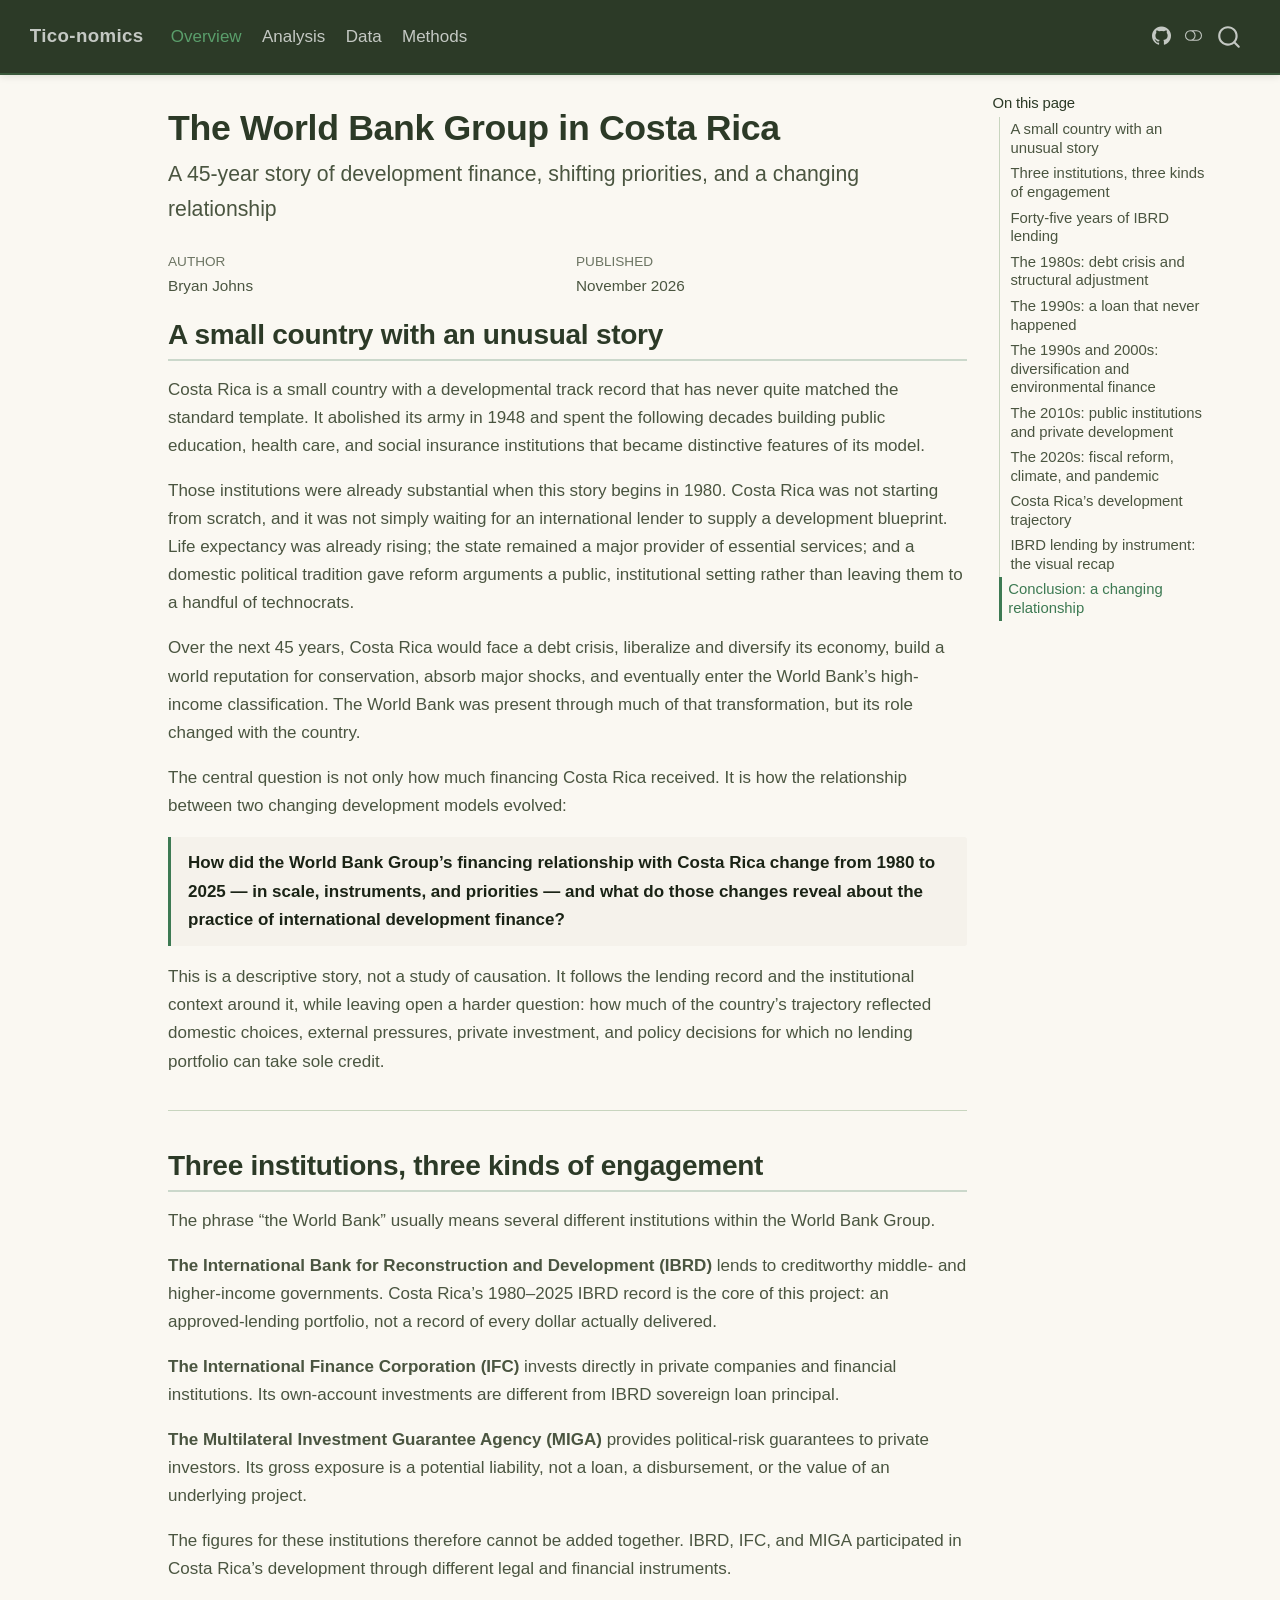
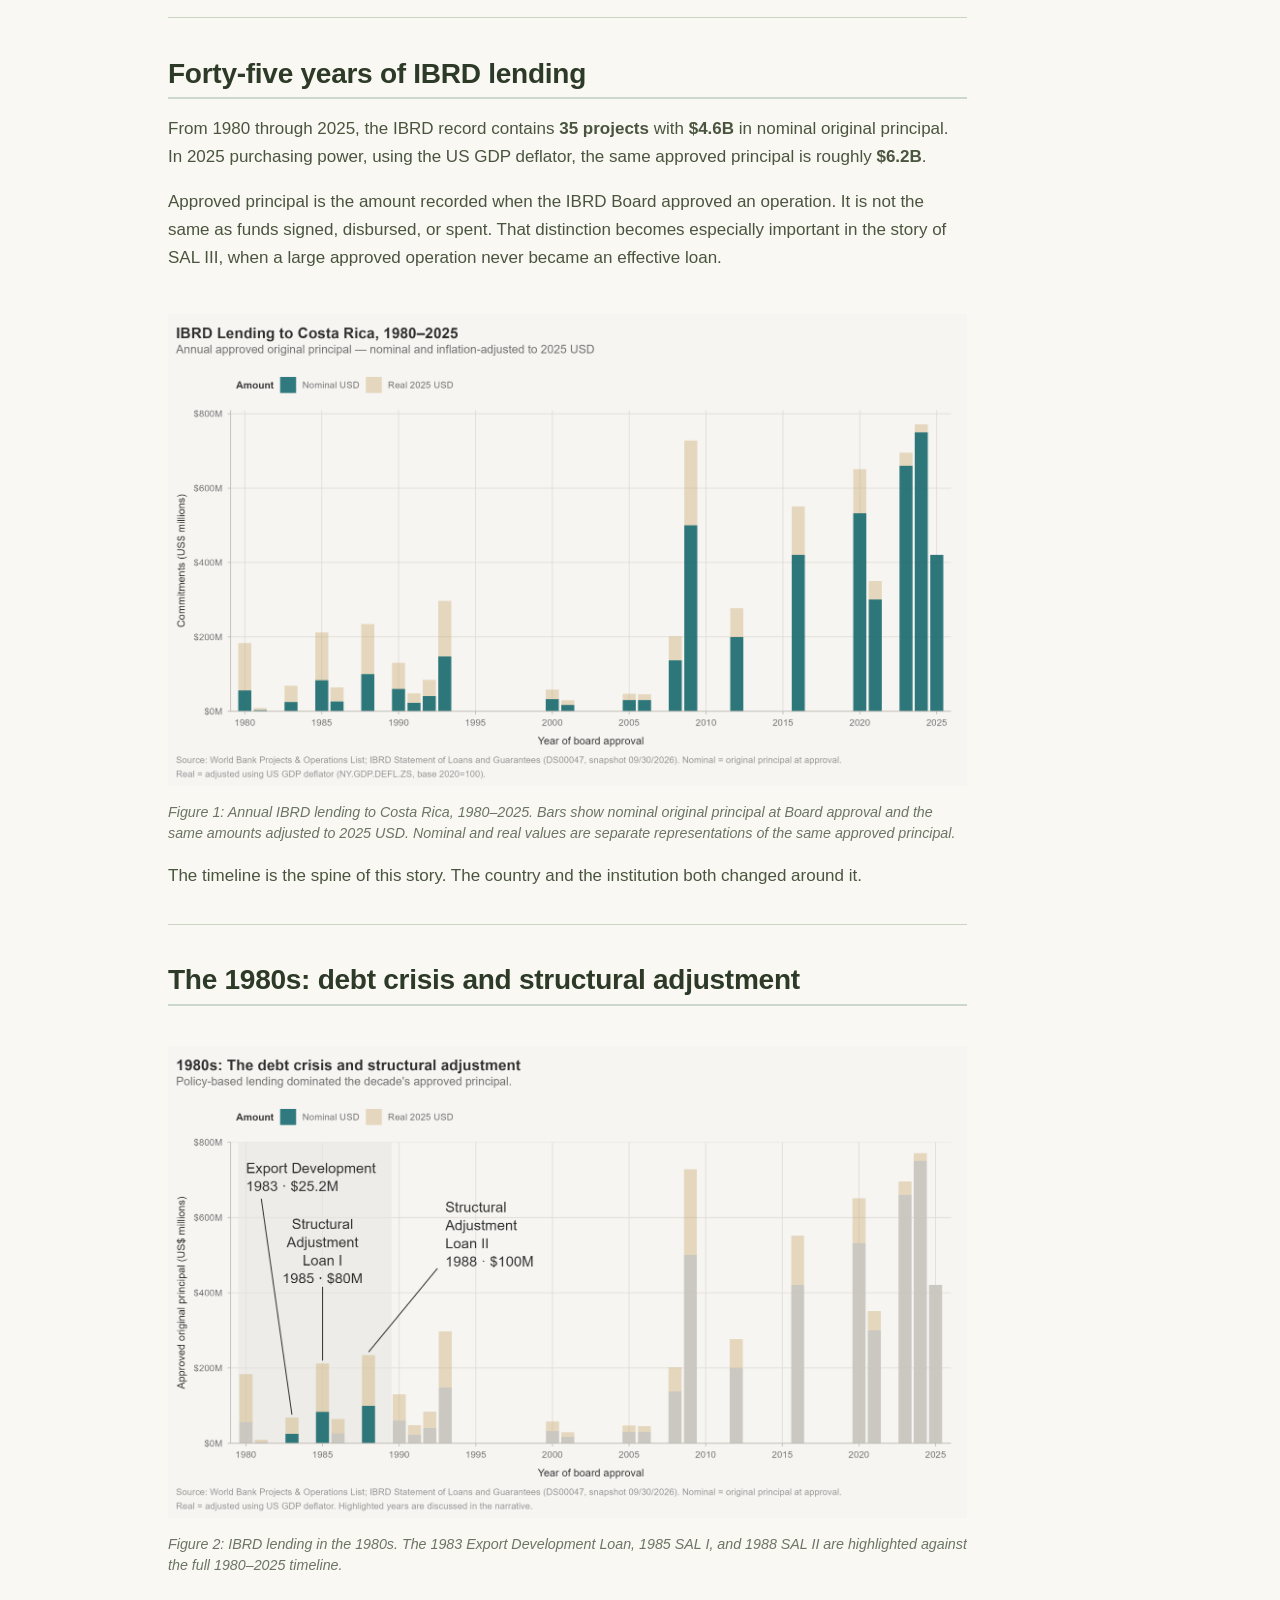
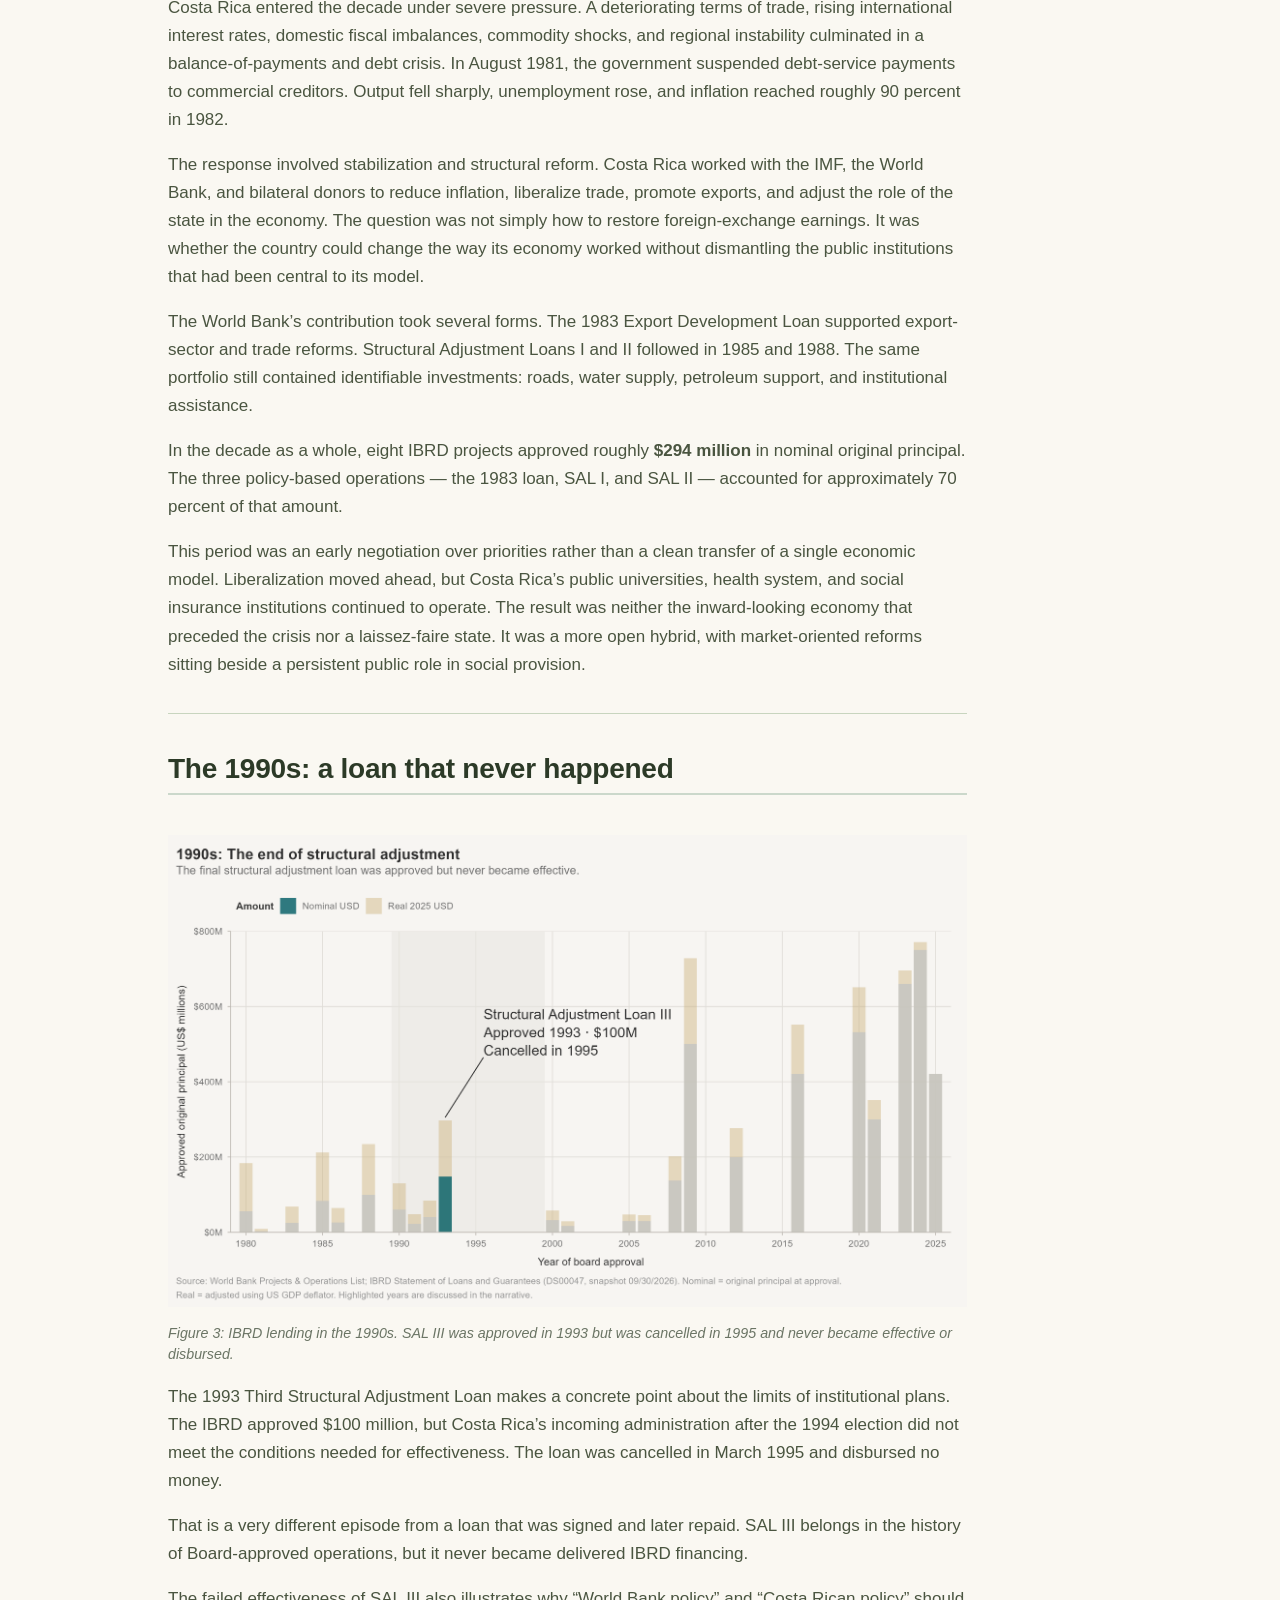
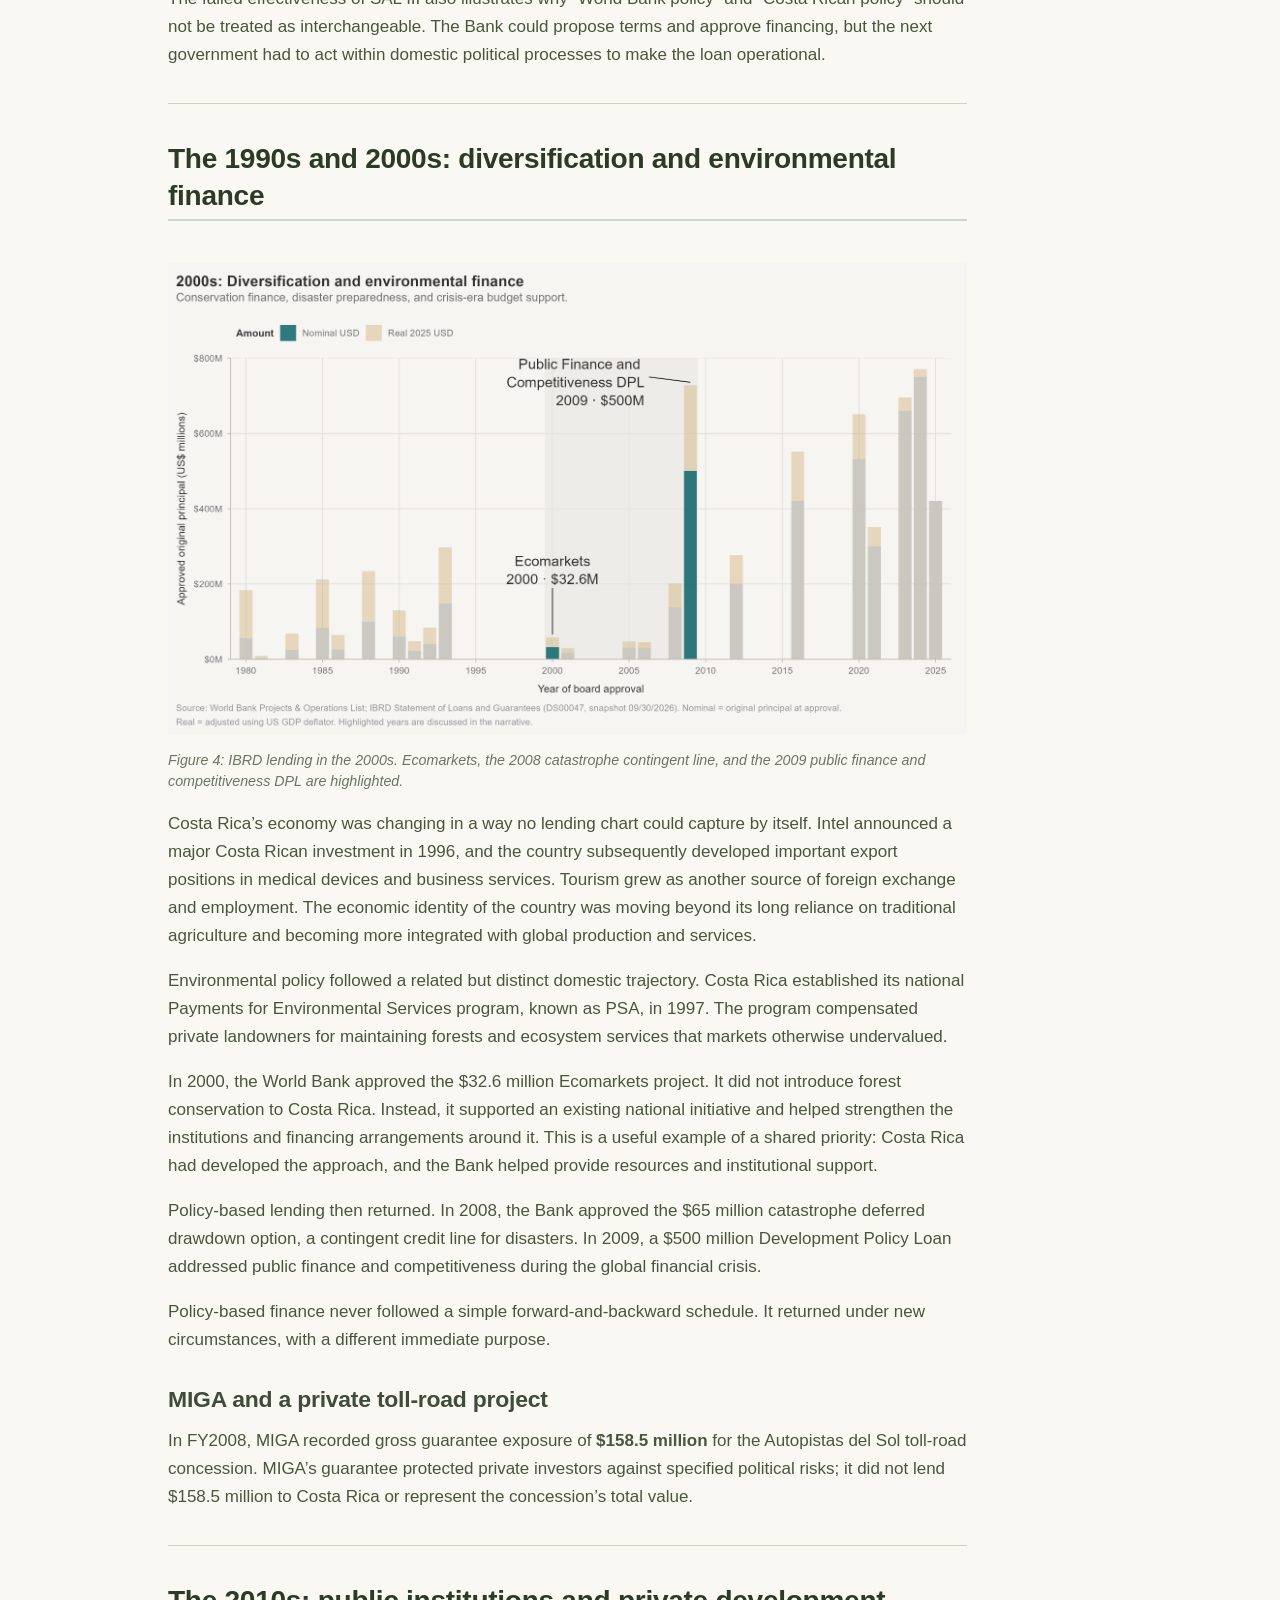
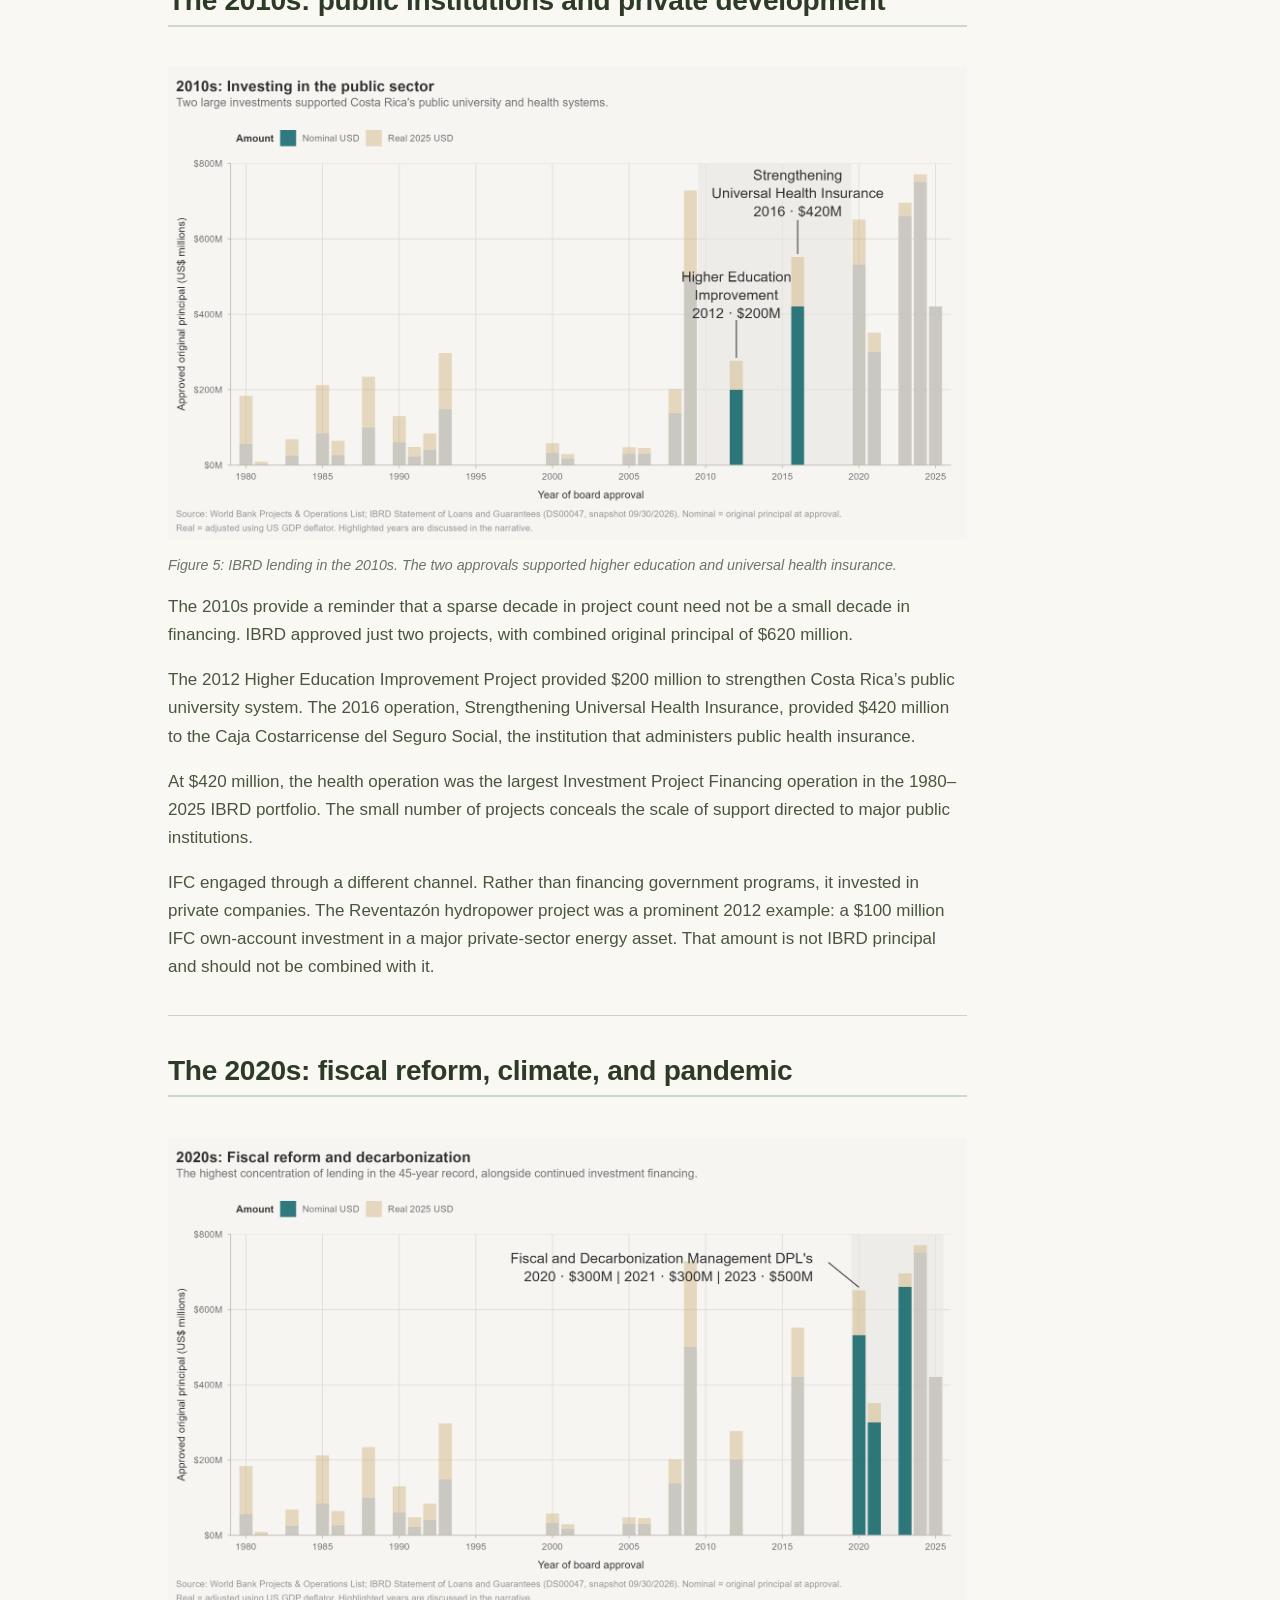
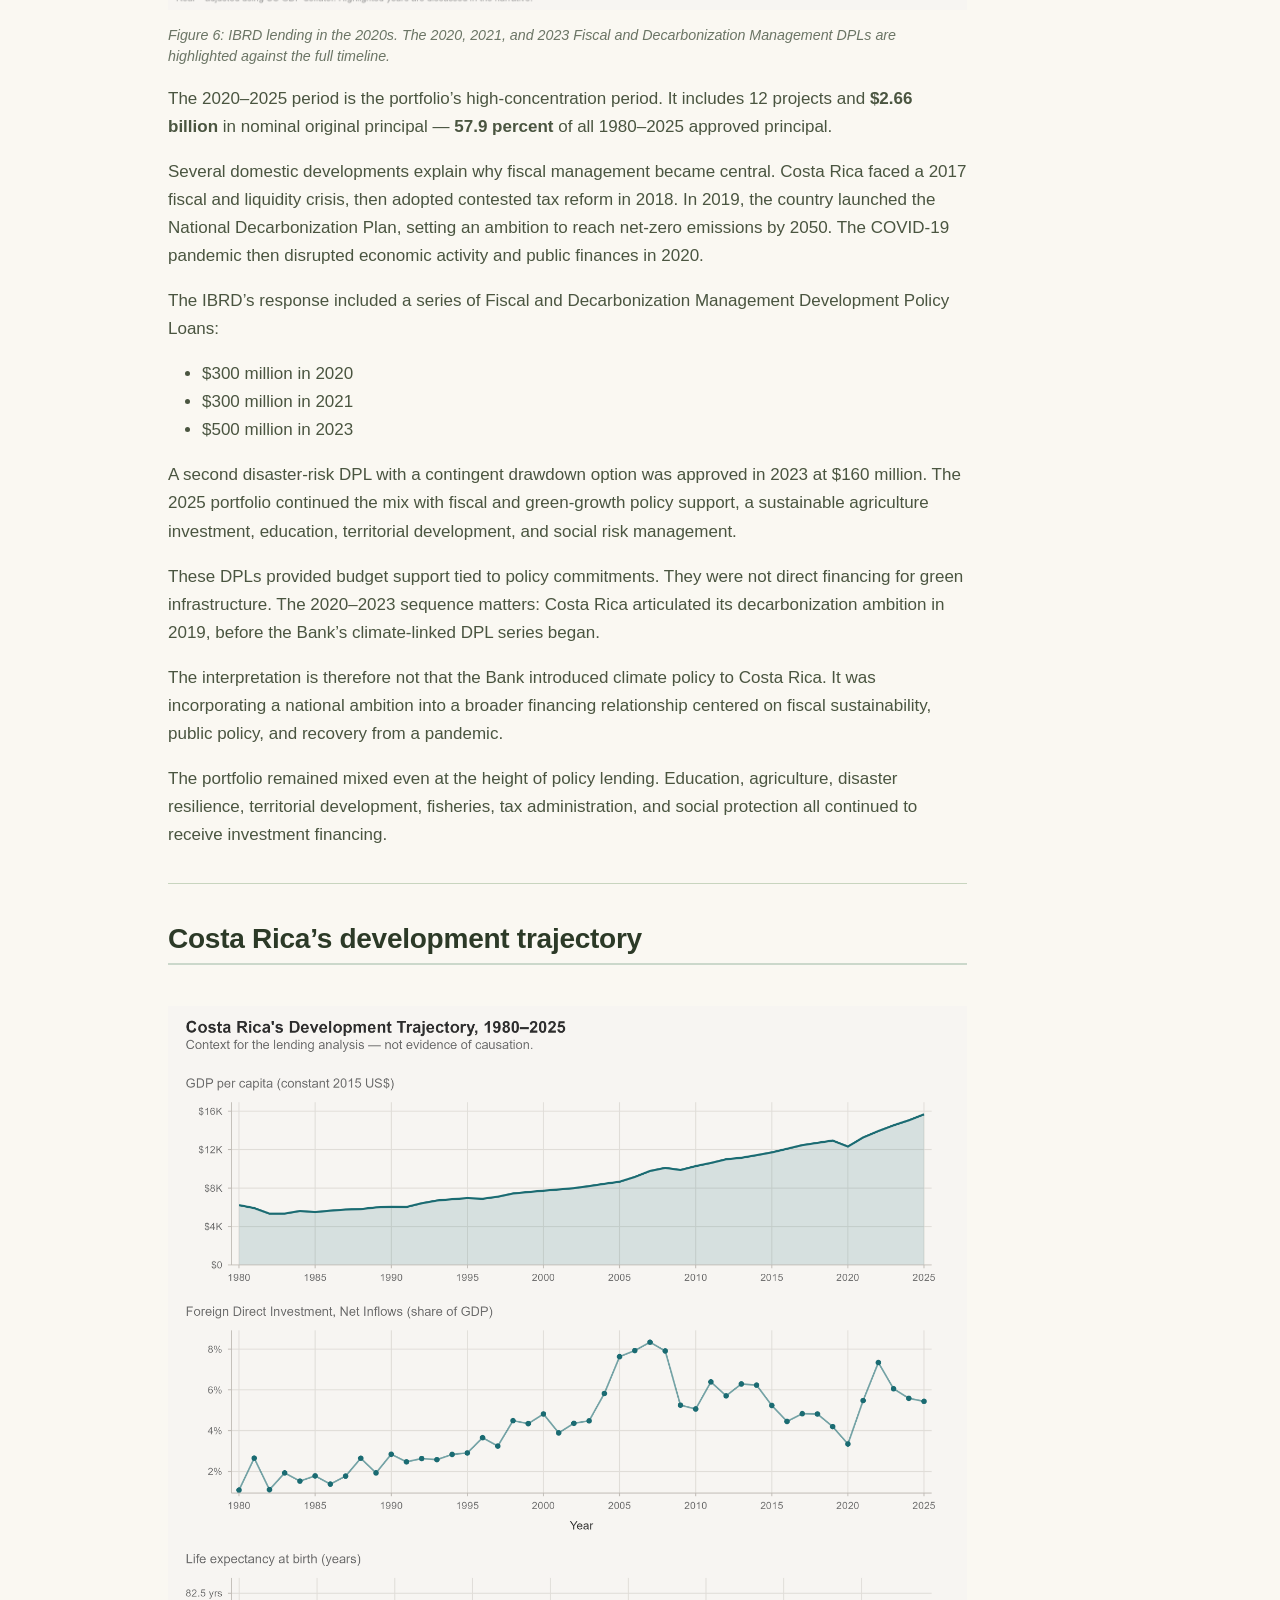
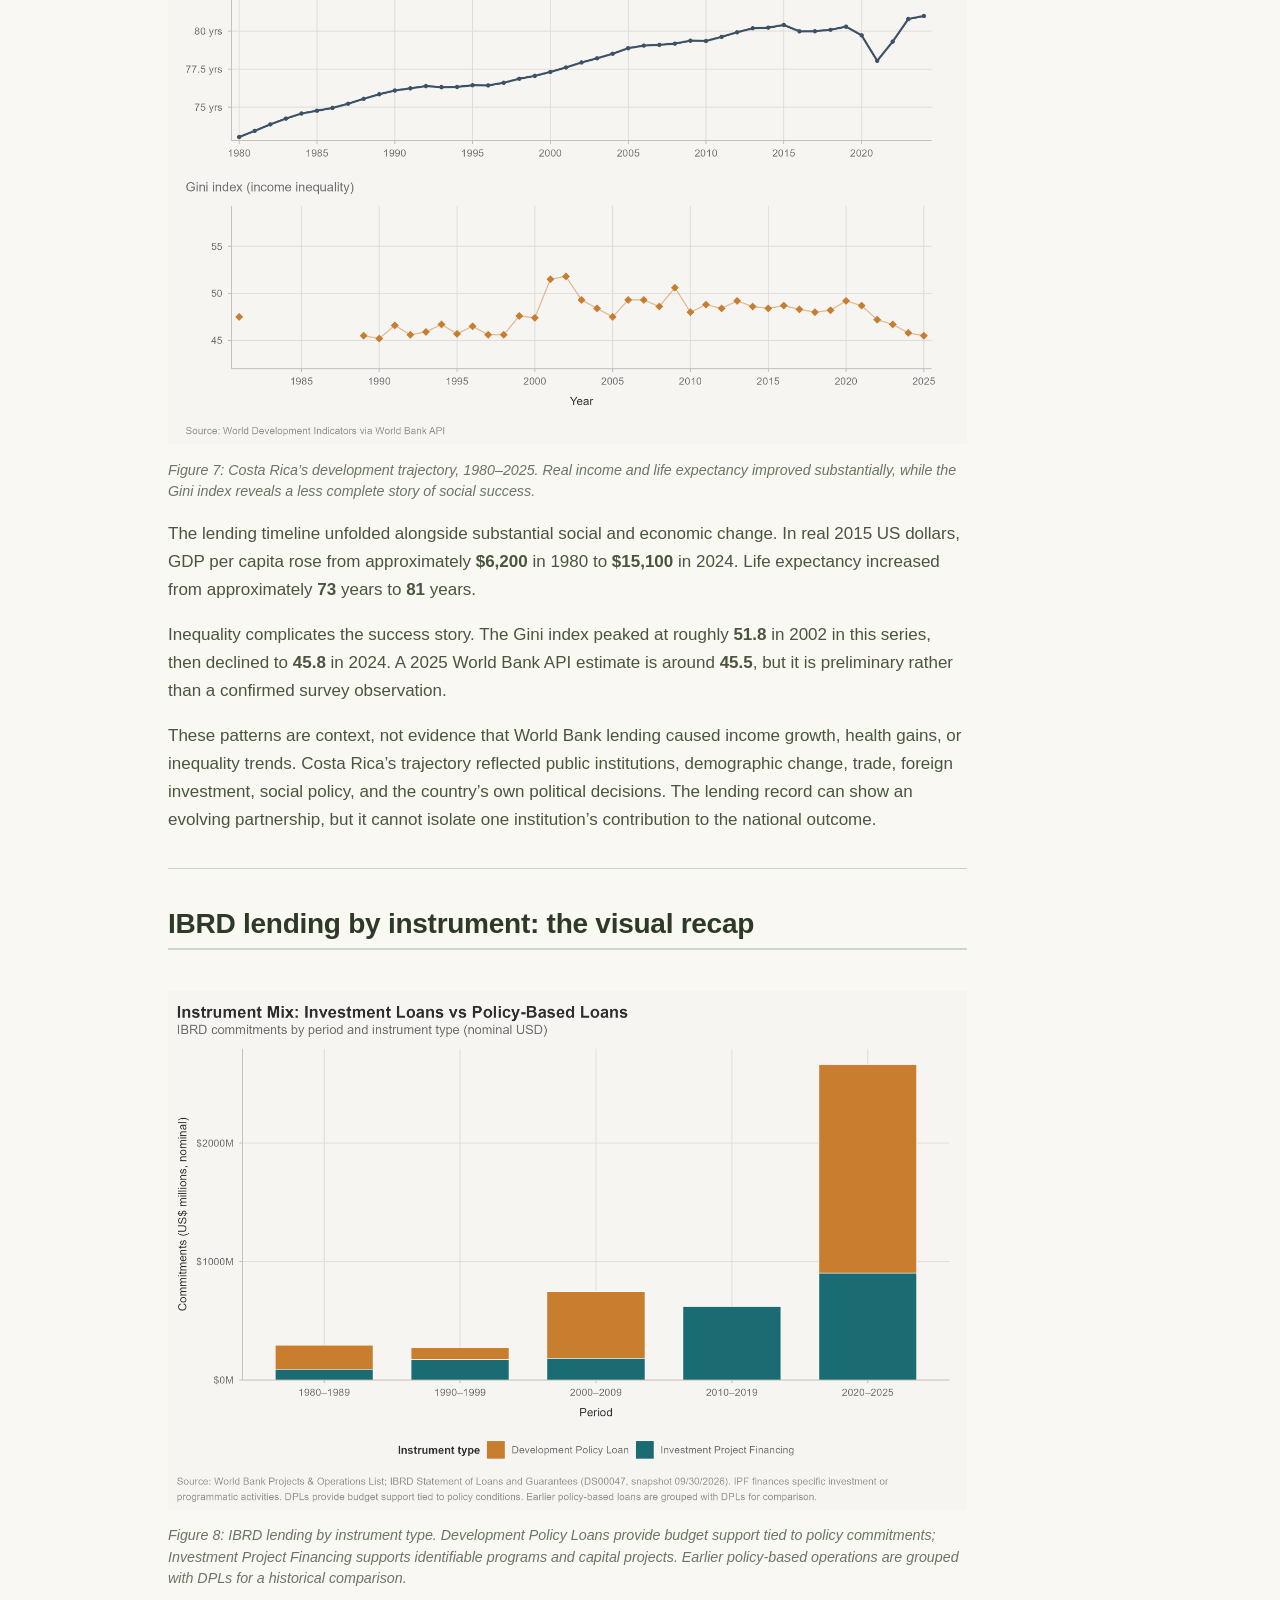
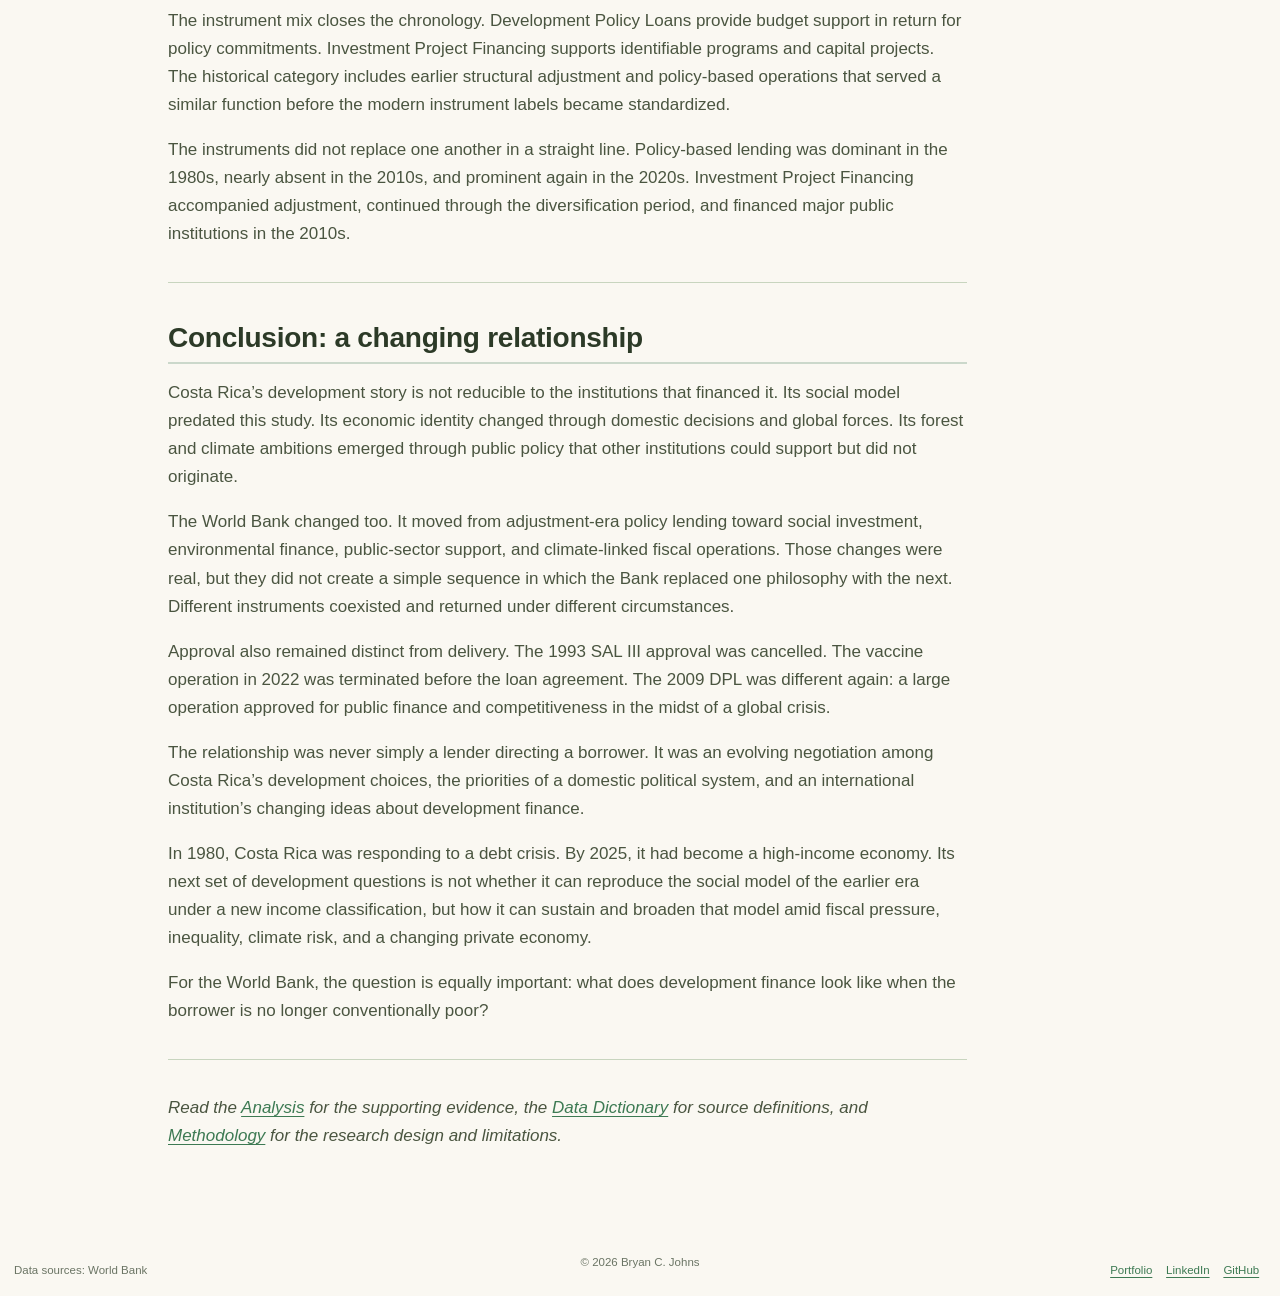
<file: docs/reports/overview.html>
<!DOCTYPE html>
<html xmlns="http://www.w3.org/1999/xhtml" lang="en" xml:lang="en"><head>

<meta charset="utf-8">
<meta name="generator" content="quarto-1.10.20">

<meta name="viewport" content="width=device-width, initial-scale=1.0, user-scalable=yes">

<meta name="author" content="Bryan C. Johns">

<title>The World Bank in Costa Rica – Tico-nomics</title>
<style>
/* Default styles provided by pandoc.
** See https://pandoc.org/MANUAL.html#variables-for-html for config info.
*/
span.smallcaps{font-variant: small-caps;}
div.columns{display: flex; gap: 1.5em;}
div.column{flex: auto;}
@media screen {
div.columns{gap: min(4vw, 1.5em);}
div.column{overflow-x: auto;}
}
div.hanging-indent{margin-left: 1.5em; text-indent: -1.5em;}
ul.task-list{list-style: none;}
ul.task-list li input[type="checkbox"] {
  width: 0.8em;
  margin: 0 0.8em 0.2em -1em; /* quarto-specific, see https://github.com/quarto-dev/quarto-cli/issues/4556 */ 
  vertical-align: middle;
}
</style>


<script src="../site_libs/quarto-nav/quarto-nav.js"></script>
<script src="../site_libs/quarto-nav/headroom.min.js"></script>
<script src="../site_libs/clipboard/clipboard.min.js"></script>
<script src="../site_libs/quarto-search/autocomplete.umd.js"></script>
<script src="../site_libs/quarto-search/fuse.min.js"></script>
<script src="../site_libs/quarto-search/quarto-search.js"></script>
<meta name="quarto:offset" content="../">
<link href="../images/landmark-solid.ico" rel="icon">
<script src="../site_libs/quarto-html/quarto.js" type="module"></script>
<script src="../site_libs/quarto-html/tabsets/tabsets.js" type="module"></script>
<script src="../site_libs/quarto-html/popper.min.js"></script>
<script src="../site_libs/quarto-html/tippy.umd.min.js"></script>
<script src="../site_libs/quarto-html/anchor.min.js"></script>
<link href="../site_libs/quarto-html/tippy.css" rel="stylesheet">
<link href="../site_libs/quarto-html/quarto-syntax-highlighting-4b721e6ad85ebea0c181a306c565fca7.css" rel="stylesheet" class="quarto-color-scheme" id="quarto-text-highlighting-styles">
<link href="../site_libs/quarto-html/quarto-syntax-highlighting-dark-5afa34c8ef2a14af4d15b74b6240efcc.css" rel="stylesheet" class="quarto-color-scheme quarto-color-alternate" id="quarto-text-highlighting-styles">
<link href="../site_libs/quarto-html/quarto-syntax-highlighting-4b721e6ad85ebea0c181a306c565fca7.css" rel="stylesheet" class="quarto-color-scheme-extra" id="quarto-text-highlighting-styles">
<script src="../site_libs/bootstrap/bootstrap.min.js"></script>
<link href="../site_libs/bootstrap/bootstrap-icons.css" rel="stylesheet">
<link href="../site_libs/bootstrap/bootstrap-b89cfa0929b1ec424392e1d2ad47b5f8.min.css" rel="stylesheet" append-hash="true" class="quarto-color-scheme" id="quarto-bootstrap" data-mode="light">
<link href="../site_libs/bootstrap/bootstrap-dark-6b9082cdece9c202c246bfbf838b19c0.min.css" rel="stylesheet" append-hash="true" class="quarto-color-scheme quarto-color-alternate" id="quarto-bootstrap" data-mode="dark">
<link href="../site_libs/bootstrap/bootstrap-b89cfa0929b1ec424392e1d2ad47b5f8.min.css" rel="stylesheet" append-hash="true" class="quarto-color-scheme-extra" id="quarto-bootstrap" data-mode="light">
<script id="quarto-search-options" type="application/json">{
  "location": "navbar",
  "copy-button": false,
  "collapse-after": 3,
  "panel-placement": "end",
  "type": "overlay",
  "limit": 50,
  "keyboard-shortcut": [
    "f",
    "/",
    "s"
  ],
  "show-item-context": false,
  "language": {
    "search-no-results-text": "No results",
    "search-matching-documents-text": "matching documents",
    "search-copy-link-title": "Copy link to search",
    "search-hide-matches-text": "Hide additional matches",
    "search-more-match-text": "more match in this document",
    "search-more-matches-text": "more matches in this document",
    "search-clear-button-title": "Clear",
    "search-text-placeholder": "",
    "search-detached-cancel-button-title": "Cancel",
    "search-submit-button-title": "Submit",
    "search-label": "Search"
  }
}</script>
<style>html{ scroll-behavior: smooth; }</style>


<meta property="og:title" content="The World Bank Group in Costa Rica – Tico-nomics">
<meta property="og:description" content="A 45-year story of development finance, shifting priorities, and a changing relationship">
<meta property="og:image" content="https://johbry17.github.io/Tico-nomics/figures/fig1_ibrd_timeline.png">
<meta property="og:site_name" content="Tico-nomics">
<meta property="og:image:height" content="1950">
<meta property="og:image:width" content="3300">
<meta name="twitter:title" content="The World Bank Group in Costa Rica – Tico-nomics">
<meta name="twitter:description" content="A 45-year story of development finance, shifting priorities, and a changing relationship">
<meta name="twitter:image" content="https://johbry17.github.io/Tico-nomics/figures/fig1_ibrd_timeline.png">
<meta name="twitter:image-height" content="1950">
<meta name="twitter:image-width" content="3300">
<meta name="twitter:card" content="summary_large_image">
</head>

<body class="nav-fixed quarto-light"><script id="quarto-html-before-body" type="application/javascript">
    const toggleBodyColorMode = (bsSheetEl) => {
      const mode = bsSheetEl.getAttribute("data-mode");
      const bodyEl = window.document.querySelector("body");
      if (mode === "dark") {
        bodyEl.classList.add("quarto-dark");
        bodyEl.classList.remove("quarto-light");
      } else {
        bodyEl.classList.add("quarto-light");
        bodyEl.classList.remove("quarto-dark");
      }
    }
    const toggleBodyColorPrimary = () => {
      const bsSheetEl = window.document.querySelector("link#quarto-bootstrap:not([rel=disabled-stylesheet])");
      if (bsSheetEl) {
        toggleBodyColorMode(bsSheetEl);
      }
    }
    const setColorSchemeToggle = (alternate) => {
      const toggles = window.document.querySelectorAll('.quarto-color-scheme-toggle');
      for (let i=0; i < toggles.length; i++) {
        const toggle = toggles[i];
        if (toggle) {
          if (alternate) {
            toggle.classList.add("alternate");
          } else {
            toggle.classList.remove("alternate");
          }
        }
      }
    };
    const toggleColorMode = (alternate) => {
      // Switch the stylesheets
      const primaryStylesheets = window.document.querySelectorAll('link.quarto-color-scheme:not(.quarto-color-alternate)');
      const alternateStylesheets = window.document.querySelectorAll('link.quarto-color-scheme.quarto-color-alternate');
      manageTransitions('#quarto-margin-sidebar .nav-link', false);
      if (alternate) {
        // note: dark is layered on light, we don't disable primary!
        enableStylesheet(alternateStylesheets);
        for (const sheetNode of alternateStylesheets) {
          if (sheetNode.id === "quarto-bootstrap") {
            toggleBodyColorMode(sheetNode);
          }
        }
      } else {
        disableStylesheet(alternateStylesheets);
        enableStylesheet(primaryStylesheets)
        toggleBodyColorPrimary();
      }
      manageTransitions('#quarto-margin-sidebar .nav-link', true);
      // Switch the toggles
      setColorSchemeToggle(alternate)
      // Hack to workaround the fact that safari doesn't
      // properly recolor the scrollbar when toggling (#1455)
      if (navigator.userAgent.indexOf('Safari') > 0 && navigator.userAgent.indexOf('Chrome') == -1) {
        manageTransitions("body", false);
        window.scrollTo(0, 1);
        setTimeout(() => {
          window.scrollTo(0, 0);
          manageTransitions("body", true);
        }, 40);
      }
    }
    const disableStylesheet = (stylesheets) => {
      for (let i=0; i < stylesheets.length; i++) {
        const stylesheet = stylesheets[i];
        stylesheet.rel = 'disabled-stylesheet';
      }
    }
    const enableStylesheet = (stylesheets) => {
      for (let i=0; i < stylesheets.length; i++) {
        const stylesheet = stylesheets[i];
        if(stylesheet.rel !== 'stylesheet') { // for Chrome, which will still FOUC without this check
          stylesheet.rel = 'stylesheet';
        }
      }
    }
    const manageTransitions = (selector, allowTransitions) => {
      const els = window.document.querySelectorAll(selector);
      for (let i=0; i < els.length; i++) {
        const el = els[i];
        if (allowTransitions) {
          el.classList.remove('notransition');
        } else {
          el.classList.add('notransition');
        }
      }
    }
    const isFileUrl = () => {
      return window.location.protocol === 'file:';
    }
    const hasAlternateSentinel = () => {
      let styleSentinel = getColorSchemeSentinel();
      if (styleSentinel !== null) {
        return styleSentinel === "alternate";
      } else {
        return false;
      }
    }
    const setStyleSentinel = (alternate) => {
      const value = alternate ? "alternate" : "default";
      if (!isFileUrl()) {
        window.localStorage.setItem("quarto-color-scheme", value);
      } else {
        localAlternateSentinel = value;
      }
    }
    const getColorSchemeSentinel = () => {
      if (!isFileUrl()) {
        const storageValue = window.localStorage.getItem("quarto-color-scheme");
        return storageValue != null ? storageValue : localAlternateSentinel;
      } else {
        return localAlternateSentinel;
      }
    }
    const toggleGiscusIfUsed = (isAlternate, darkModeDefault) => {
      const baseTheme = document.querySelector('#giscus-base-theme')?.value ?? 'light';
      const alternateTheme = document.querySelector('#giscus-alt-theme')?.value ?? 'dark';
      let newTheme = '';
      if(authorPrefersDark) {
        newTheme = isAlternate ? baseTheme : alternateTheme;
      } else {
        newTheme = isAlternate ? alternateTheme : baseTheme;
      }
      const changeGiscusTheme = () => {
        // From: https://github.com/giscus/giscus/issues/336
        const sendMessage = (message) => {
          const iframe = document.querySelector('iframe.giscus-frame');
          if (!iframe) return;
          iframe.contentWindow.postMessage({ giscus: message }, 'https://giscus.app');
        }
        sendMessage({
          setConfig: {
            theme: newTheme
          }
        });
      }
      const isGiscussLoaded = window.document.querySelector('iframe.giscus-frame') !== null;
      if (isGiscussLoaded) {
        changeGiscusTheme();
      }
    };
    const authorPrefersDark = false;
    const queryPrefersDark = window.matchMedia('(prefers-color-scheme: dark)');
    const darkModeDefault = queryPrefersDark.matches;
      document.querySelector('link#quarto-text-highlighting-styles.quarto-color-scheme-extra').rel = 'disabled-stylesheet';
      document.querySelector('link#quarto-bootstrap.quarto-color-scheme-extra').rel = 'disabled-stylesheet';
    let localAlternateSentinel = darkModeDefault ? 'alternate' : 'default';
    // Dark / light mode switch
    window.quartoToggleColorScheme = () => {
      // Read the current dark / light value
      let toAlternate = !hasAlternateSentinel();
      toggleColorMode(toAlternate);
      setStyleSentinel(toAlternate);
      toggleGiscusIfUsed(toAlternate, darkModeDefault);
      window.dispatchEvent(new Event('resize'));
    };
    queryPrefersDark.addEventListener("change", e => {
      if(window.localStorage.getItem("quarto-color-scheme") !== null)
        return;
      const alternate = e.matches
      toggleColorMode(alternate);
      localAlternateSentinel = e.matches ? 'alternate' : 'default'; // this is used alongside local storage!
      toggleGiscusIfUsed(alternate, darkModeDefault);
    });
    // Switch to dark mode if need be
    if (hasAlternateSentinel()) {
      toggleColorMode(true);
    } else {
      toggleColorMode(false);
    }
  </script>

<div id="quarto-search-results"></div>
  <header id="quarto-header" class="headroom fixed-top">
    <nav class="navbar navbar-expand-lg " data-bs-theme="dark">
      <div class="navbar-container container-fluid">
      <div class="navbar-brand-container mx-auto">
    <a class="navbar-brand" href="../index.html">
    <span class="navbar-title">Tico-nomics</span>
    </a>
  </div>
            <div id="quarto-search" class="" title="Search"></div>
          <button class="navbar-toggler" type="button" data-bs-toggle="collapse" data-bs-target="#navbarCollapse" aria-controls="navbarCollapse" role="menu" aria-expanded="false" aria-label="Toggle navigation" onclick="if (window.quartoToggleHeadroom) { window.quartoToggleHeadroom(); }">
  <span class="navbar-toggler-icon"></span>
</button>
          <div class="collapse navbar-collapse" id="navbarCollapse">
            <ul class="navbar-nav navbar-nav-scroll me-auto">
  <li class="nav-item">
    <a class="nav-link active" href="../reports/overview.html" aria-current="page"> 
<span class="menu-text">Overview</span></a>
  </li>  
  <li class="nav-item">
    <a class="nav-link" href="../reports/analysis.html"> 
<span class="menu-text">Analysis</span></a>
  </li>  
  <li class="nav-item">
    <a class="nav-link" href="../reports/data-dictionary.html"> 
<span class="menu-text">Data</span></a>
  </li>  
  <li class="nav-item">
    <a class="nav-link" href="../reports/methodology.html"> 
<span class="menu-text">Methods</span></a>
  </li>  
</ul>
            <ul class="navbar-nav navbar-nav-scroll ms-auto">
  <li class="nav-item compact">
    <a class="nav-link" href="https://github.com/johbry17/Tico-nomics"> <i class="bi bi-github" role="img">
</i> 
<span class="menu-text"></span></a>
  </li>  
</ul>
          </div> <!-- /navcollapse -->
            <div class="quarto-navbar-tools">
  <a href="" class="quarto-color-scheme-toggle quarto-navigation-tool  px-1" onclick="window.quartoToggleColorScheme(); return false;" title="Toggle dark mode"><i class="bi"></i></a>
</div>
      </div> <!-- /container-fluid -->
    </nav>
</header>
<!-- content -->
<div id="quarto-content" class="quarto-container page-columns page-rows-contents page-layout-article page-navbar">
<!-- sidebar -->
<!-- margin-sidebar -->
    <div id="quarto-margin-sidebar" class="sidebar margin-sidebar">
        <nav id="TOC" role="doc-toc" class="toc-active">
    <h2 id="toc-title">On this page</h2>
   
  <ul>
  <li><a href="#a-small-country-with-an-unusual-story" id="toc-a-small-country-with-an-unusual-story" class="nav-link active" data-scroll-target="#a-small-country-with-an-unusual-story">A small country with an unusual story</a></li>
  <li><a href="#three-institutions-three-kinds-of-engagement" id="toc-three-institutions-three-kinds-of-engagement" class="nav-link" data-scroll-target="#three-institutions-three-kinds-of-engagement">Three institutions, three kinds of engagement</a></li>
  <li><a href="#forty-five-years-of-ibrd-lending" id="toc-forty-five-years-of-ibrd-lending" class="nav-link" data-scroll-target="#forty-five-years-of-ibrd-lending">Forty-five years of IBRD lending</a></li>
  <li><a href="#the-1980s-debt-crisis-and-structural-adjustment" id="toc-the-1980s-debt-crisis-and-structural-adjustment" class="nav-link" data-scroll-target="#the-1980s-debt-crisis-and-structural-adjustment">The 1980s: debt crisis and structural adjustment</a></li>
  <li><a href="#the-1990s-a-loan-that-never-happened" id="toc-the-1990s-a-loan-that-never-happened" class="nav-link" data-scroll-target="#the-1990s-a-loan-that-never-happened">The 1990s: a loan that never happened</a></li>
  <li><a href="#the-1990s-and-2000s-diversification-and-environmental-finance" id="toc-the-1990s-and-2000s-diversification-and-environmental-finance" class="nav-link" data-scroll-target="#the-1990s-and-2000s-diversification-and-environmental-finance">The 1990s and 2000s: diversification and environmental finance</a>
  <ul class="collapse">
  <li><a href="#miga-and-a-private-toll-road-project" id="toc-miga-and-a-private-toll-road-project" class="nav-link" data-scroll-target="#miga-and-a-private-toll-road-project">MIGA and a private toll-road project</a></li>
  </ul></li>
  <li><a href="#the-2010s-public-institutions-and-private-development" id="toc-the-2010s-public-institutions-and-private-development" class="nav-link" data-scroll-target="#the-2010s-public-institutions-and-private-development">The 2010s: public institutions and private development</a></li>
  <li><a href="#the-2020s-fiscal-reform-climate-and-pandemic" id="toc-the-2020s-fiscal-reform-climate-and-pandemic" class="nav-link" data-scroll-target="#the-2020s-fiscal-reform-climate-and-pandemic">The 2020s: fiscal reform, climate, and pandemic</a></li>
  <li><a href="#costa-ricas-development-trajectory" id="toc-costa-ricas-development-trajectory" class="nav-link" data-scroll-target="#costa-ricas-development-trajectory">Costa Rica’s development trajectory</a></li>
  <li><a href="#ibrd-lending-by-instrument-the-visual-recap" id="toc-ibrd-lending-by-instrument-the-visual-recap" class="nav-link" data-scroll-target="#ibrd-lending-by-instrument-the-visual-recap">IBRD lending by instrument: the visual recap</a></li>
  <li><a href="#conclusion-a-changing-relationship" id="toc-conclusion-a-changing-relationship" class="nav-link" data-scroll-target="#conclusion-a-changing-relationship">Conclusion: a changing relationship</a></li>
  </ul>
</nav>
    </div>
<!-- main -->
<main class="content" id="quarto-document-content">


<header id="title-block-header" class="quarto-title-block default">
<div class="quarto-title">
<h1 class="title">The World Bank Group in Costa Rica</h1>
<p class="subtitle lead">A 45-year story of development finance, shifting priorities, and a changing relationship</p>
</div>



<div class="quarto-title-meta">

    <div>
    <div class="quarto-title-meta-heading">Author</div>
    <div class="quarto-title-meta-contents">
             <p>Bryan Johns </p>
          </div>
  </div>
    
    <div>
    <div class="quarto-title-meta-heading">Published</div>
    <div class="quarto-title-meta-contents">
      <p class="date">November 2026</p>
    </div>
  </div>
  
    
  </div>
  


</header>


<section id="a-small-country-with-an-unusual-story" class="level2">
<h2 class="anchored" data-anchor-id="a-small-country-with-an-unusual-story">A small country with an unusual story</h2>
<p>Costa Rica is a small country with a developmental track record that has never quite matched the standard template. It abolished its army in 1948 and spent the following decades building public education, health care, and social insurance institutions that became distinctive features of its model.</p>
<p>Those institutions were already substantial when this story begins in 1980. Costa Rica was not starting from scratch, and it was not simply waiting for an international lender to supply a development blueprint. Life expectancy was already rising; the state remained a major provider of essential services; and a domestic political tradition gave reform arguments a public, institutional setting rather than leaving them to a handful of technocrats.</p>
<p>Over the next 45 years, Costa Rica would face a debt crisis, liberalize and diversify its economy, build a world reputation for conservation, absorb major shocks, and eventually enter the World Bank’s high-income classification. The World Bank was present through much of that transformation, but its role changed with the country.</p>
<p>The central question is not only how much financing Costa Rica received. It is how the relationship between two changing development models evolved:</p>
<blockquote class="blockquote">
<p><strong>How did the World Bank Group’s financing relationship with Costa Rica change from 1980 to 2025 — in scale, instruments, and priorities — and what do those changes reveal about the practice of international development finance?</strong></p>
</blockquote>
<p>This is a descriptive story, not a study of causation. It follows the lending record and the institutional context around it, while leaving open a harder question: how much of the country’s trajectory reflected domestic choices, external pressures, private investment, and policy decisions for which no lending portfolio can take sole credit.</p>
<hr>
</section>
<section id="three-institutions-three-kinds-of-engagement" class="level2">
<h2 class="anchored" data-anchor-id="three-institutions-three-kinds-of-engagement">Three institutions, three kinds of engagement</h2>
<p>The phrase “the World Bank” usually means several different institutions within the World Bank Group.</p>
<p><strong>The International Bank for Reconstruction and Development (IBRD)</strong> lends to creditworthy middle- and higher-income governments. Costa Rica’s 1980–2025 IBRD record is the core of this project: an approved-lending portfolio, not a record of every dollar actually delivered.</p>
<p><strong>The International Finance Corporation (IFC)</strong> invests directly in private companies and financial institutions. Its own-account investments are different from IBRD sovereign loan principal.</p>
<p><strong>The Multilateral Investment Guarantee Agency (MIGA)</strong> provides political-risk guarantees to private investors. Its gross exposure is a potential liability, not a loan, a disbursement, or the value of an underlying project.</p>
<p>The figures for these institutions therefore cannot be added together. IBRD, IFC, and MIGA participated in Costa Rica’s development through different legal and financial instruments.</p>
<hr>
</section>
<section id="forty-five-years-of-ibrd-lending" class="level2">
<h2 class="anchored" data-anchor-id="forty-five-years-of-ibrd-lending">Forty-five years of IBRD lending</h2>
<p>From 1980 through 2025, the IBRD record contains <strong>35 projects</strong> with <strong>$4.6B</strong> in nominal original principal. In 2025 purchasing power, using the US GDP deflator, the same approved principal is roughly <strong>$6.2B</strong>.</p>
<p>Approved principal is the amount recorded when the IBRD Board approved an operation. It is not the same as funds signed, disbursed, or spent. That distinction becomes especially important in the story of SAL III, when a large approved operation never became an effective loan.</p>
<div class="cell">
<div class="cell-output-display">
<div id="fig-ibrd-timeline" class="quarto-float quarto-figure quarto-figure-center anchored">
<figure class="quarto-float quarto-float-fig figure">
<div aria-describedby="fig-ibrd-timeline-caption-0ceaefa1-69ba-4598-a22c-09a6ac19f8ca">
<img src="../figures/fig1_ibrd_timeline.png" class="img-fluid figure-img" width="1056">
</div>
<figcaption class="quarto-float-caption-bottom quarto-float-caption quarto-float-fig" id="fig-ibrd-timeline-caption-0ceaefa1-69ba-4598-a22c-09a6ac19f8ca">
Figure&nbsp;1: Annual IBRD lending to Costa Rica, 1980–2025. Bars show nominal original principal at Board approval and the same amounts adjusted to 2025 USD. Nominal and real values are separate representations of the same approved principal.
</figcaption>
</figure>
</div>
</div>
</div>
<p>The timeline is the spine of this story. The country and the institution both changed around it.</p>
<hr>
</section>
<section id="the-1980s-debt-crisis-and-structural-adjustment" class="level2">
<h2 class="anchored" data-anchor-id="the-1980s-debt-crisis-and-structural-adjustment">The 1980s: debt crisis and structural adjustment</h2>
<div class="cell">
<div class="cell-output-display">
<div id="fig-1980s" class="quarto-float quarto-figure quarto-figure-center anchored">
<figure class="quarto-float quarto-float-fig figure">
<div aria-describedby="fig-1980s-caption-0ceaefa1-69ba-4598-a22c-09a6ac19f8ca">
<img src="../figures/fig1_timeline_1980s.png" class="img-fluid figure-img" width="1056">
</div>
<figcaption class="quarto-float-caption-bottom quarto-float-caption quarto-float-fig" id="fig-1980s-caption-0ceaefa1-69ba-4598-a22c-09a6ac19f8ca">
Figure&nbsp;2: IBRD lending in the 1980s. The 1983 Export Development Loan, 1985 SAL I, and 1988 SAL II are highlighted against the full 1980–2025 timeline.
</figcaption>
</figure>
</div>
</div>
</div>
<p>Costa Rica entered the decade under severe pressure. A deteriorating terms of trade, rising international interest rates, domestic fiscal imbalances, commodity shocks, and regional instability culminated in a balance-of-payments and debt crisis. In August 1981, the government suspended debt-service payments to commercial creditors. Output fell sharply, unemployment rose, and inflation reached roughly 90 percent in 1982.</p>
<p>The response involved stabilization and structural reform. Costa Rica worked with the IMF, the World Bank, and bilateral donors to reduce inflation, liberalize trade, promote exports, and adjust the role of the state in the economy. The question was not simply how to restore foreign-exchange earnings. It was whether the country could change the way its economy worked without dismantling the public institutions that had been central to its model.</p>
<p>The World Bank’s contribution took several forms. The 1983 Export Development Loan supported export-sector and trade reforms. Structural Adjustment Loans I and II followed in 1985 and 1988. The same portfolio still contained identifiable investments: roads, water supply, petroleum support, and institutional assistance.</p>
<p>In the decade as a whole, eight IBRD projects approved roughly <strong>$294 million</strong> in nominal original principal. The three policy-based operations — the 1983 loan, SAL I, and SAL II — accounted for approximately 70 percent of that amount.</p>
<p>This period was an early negotiation over priorities rather than a clean transfer of a single economic model. Liberalization moved ahead, but Costa Rica’s public universities, health system, and social insurance institutions continued to operate. The result was neither the inward-looking economy that preceded the crisis nor a laissez-faire state. It was a more open hybrid, with market-oriented reforms sitting beside a persistent public role in social provision.</p>
<hr>
</section>
<section id="the-1990s-a-loan-that-never-happened" class="level2">
<h2 class="anchored" data-anchor-id="the-1990s-a-loan-that-never-happened">The 1990s: a loan that never happened</h2>
<div class="cell">
<div class="cell-output-display">
<div id="fig-1990s" class="quarto-float quarto-figure quarto-figure-center anchored">
<figure class="quarto-float quarto-float-fig figure">
<div aria-describedby="fig-1990s-caption-0ceaefa1-69ba-4598-a22c-09a6ac19f8ca">
<img src="../figures/fig1_timeline_1990s.png" class="img-fluid figure-img" width="1056">
</div>
<figcaption class="quarto-float-caption-bottom quarto-float-caption quarto-float-fig" id="fig-1990s-caption-0ceaefa1-69ba-4598-a22c-09a6ac19f8ca">
Figure&nbsp;3: IBRD lending in the 1990s. SAL III was approved in 1993 but was cancelled in 1995 and never became effective or disbursed.
</figcaption>
</figure>
</div>
</div>
</div>
<p>The 1993 Third Structural Adjustment Loan makes a concrete point about the limits of institutional plans. The IBRD approved $100 million, but Costa Rica’s incoming administration after the 1994 election did not meet the conditions needed for effectiveness. The loan was cancelled in March 1995 and disbursed no money.</p>
<p>That is a very different episode from a loan that was signed and later repaid. SAL III belongs in the history of Board-approved operations, but it never became delivered IBRD financing.</p>
<p>The failed effectiveness of SAL III also illustrates why “World Bank policy” and “Costa Rican policy” should not be treated as interchangeable. The Bank could propose terms and approve financing, but the next government had to act within domestic political processes to make the loan operational.</p>
<hr>
</section>
<section id="the-1990s-and-2000s-diversification-and-environmental-finance" class="level2">
<h2 class="anchored" data-anchor-id="the-1990s-and-2000s-diversification-and-environmental-finance">The 1990s and 2000s: diversification and environmental finance</h2>
<div class="cell">
<div class="cell-output-display">
<div id="fig-2000s" class="quarto-float quarto-figure quarto-figure-center anchored">
<figure class="quarto-float quarto-float-fig figure">
<div aria-describedby="fig-2000s-caption-0ceaefa1-69ba-4598-a22c-09a6ac19f8ca">
<img src="../figures/fig1_timeline_2000s.png" class="img-fluid figure-img" width="1056">
</div>
<figcaption class="quarto-float-caption-bottom quarto-float-caption quarto-float-fig" id="fig-2000s-caption-0ceaefa1-69ba-4598-a22c-09a6ac19f8ca">
Figure&nbsp;4: IBRD lending in the 2000s. Ecomarkets, the 2008 catastrophe contingent line, and the 2009 public finance and competitiveness DPL are highlighted.
</figcaption>
</figure>
</div>
</div>
</div>
<p>Costa Rica’s economy was changing in a way no lending chart could capture by itself. Intel announced a major Costa Rican investment in 1996, and the country subsequently developed important export positions in medical devices and business services. Tourism grew as another source of foreign exchange and employment. The economic identity of the country was moving beyond its long reliance on traditional agriculture and becoming more integrated with global production and services.</p>
<p>Environmental policy followed a related but distinct domestic trajectory. Costa Rica established its national Payments for Environmental Services program, known as PSA, in 1997. The program compensated private landowners for maintaining forests and ecosystem services that markets otherwise undervalued.</p>
<p>In 2000, the World Bank approved the $32.6 million Ecomarkets project. It did not introduce forest conservation to Costa Rica. Instead, it supported an existing national initiative and helped strengthen the institutions and financing arrangements around it. This is a useful example of a shared priority: Costa Rica had developed the approach, and the Bank helped provide resources and institutional support.</p>
<p>Policy-based lending then returned. In 2008, the Bank approved the $65 million catastrophe deferred drawdown option, a contingent credit line for disasters. In 2009, a $500 million Development Policy Loan addressed public finance and competitiveness during the global financial crisis.</p>
<p>Policy-based finance never followed a simple forward-and-backward schedule. It returned under new circumstances, with a different immediate purpose.</p>
<section id="miga-and-a-private-toll-road-project" class="level3">
<h3 class="anchored" data-anchor-id="miga-and-a-private-toll-road-project">MIGA and a private toll-road project</h3>
<p>In FY2008, MIGA recorded gross guarantee exposure of <strong>$158.5 million</strong> for the Autopistas del Sol toll-road concession. MIGA’s guarantee protected private investors against specified political risks; it did not lend $158.5 million to Costa Rica or represent the concession’s total value.</p>
<hr>
</section>
</section>
<section id="the-2010s-public-institutions-and-private-development" class="level2">
<h2 class="anchored" data-anchor-id="the-2010s-public-institutions-and-private-development">The 2010s: public institutions and private development</h2>
<div class="cell">
<div class="cell-output-display">
<div id="fig-2010s" class="quarto-float quarto-figure quarto-figure-center anchored">
<figure class="quarto-float quarto-float-fig figure">
<div aria-describedby="fig-2010s-caption-0ceaefa1-69ba-4598-a22c-09a6ac19f8ca">
<img src="../figures/fig1_timeline_2010s.png" class="img-fluid figure-img" width="1056">
</div>
<figcaption class="quarto-float-caption-bottom quarto-float-caption quarto-float-fig" id="fig-2010s-caption-0ceaefa1-69ba-4598-a22c-09a6ac19f8ca">
Figure&nbsp;5: IBRD lending in the 2010s. The two approvals supported higher education and universal health insurance.
</figcaption>
</figure>
</div>
</div>
</div>
<p>The 2010s provide a reminder that a sparse decade in project count need not be a small decade in financing. IBRD approved just two projects, with combined original principal of $620 million.</p>
<p>The 2012 Higher Education Improvement Project provided $200 million to strengthen Costa Rica’s public university system. The 2016 operation, Strengthening Universal Health Insurance, provided $420 million to the Caja Costarricense del Seguro Social, the institution that administers public health insurance.</p>
<p>At $420 million, the health operation was the largest Investment Project Financing operation in the 1980–2025 IBRD portfolio. The small number of projects conceals the scale of support directed to major public institutions.</p>
<p>IFC engaged through a different channel. Rather than financing government programs, it invested in private companies. The Reventazón hydropower project was a prominent 2012 example: a $100 million IFC own-account investment in a major private-sector energy asset. That amount is not IBRD principal and should not be combined with it.</p>
<hr>
</section>
<section id="the-2020s-fiscal-reform-climate-and-pandemic" class="level2">
<h2 class="anchored" data-anchor-id="the-2020s-fiscal-reform-climate-and-pandemic">The 2020s: fiscal reform, climate, and pandemic</h2>
<div class="cell">
<div class="cell-output-display">
<div id="fig-2020s" class="quarto-float quarto-figure quarto-figure-center anchored">
<figure class="quarto-float quarto-float-fig figure">
<div aria-describedby="fig-2020s-caption-0ceaefa1-69ba-4598-a22c-09a6ac19f8ca">
<img src="../figures/fig1_timeline_2020s.png" class="img-fluid figure-img" width="1056">
</div>
<figcaption class="quarto-float-caption-bottom quarto-float-caption quarto-float-fig" id="fig-2020s-caption-0ceaefa1-69ba-4598-a22c-09a6ac19f8ca">
Figure&nbsp;6: IBRD lending in the 2020s. The 2020, 2021, and 2023 Fiscal and Decarbonization Management DPLs are highlighted against the full timeline.
</figcaption>
</figure>
</div>
</div>
</div>
<p>The 2020–2025 period is the portfolio’s high-concentration period. It includes 12 projects and <strong>$2.66 billion</strong> in nominal original principal — <strong>57.9 percent</strong> of all 1980–2025 approved principal.</p>
<p>Several domestic developments explain why fiscal management became central. Costa Rica faced a 2017 fiscal and liquidity crisis, then adopted contested tax reform in 2018. In 2019, the country launched the National Decarbonization Plan, setting an ambition to reach net-zero emissions by 2050. The COVID-19 pandemic then disrupted economic activity and public finances in 2020.</p>
<p>The IBRD’s response included a series of Fiscal and Decarbonization Management Development Policy Loans:</p>
<ul>
<li>$300 million in 2020</li>
<li>$300 million in 2021</li>
<li>$500 million in 2023</li>
</ul>
<p>A second disaster-risk DPL with a contingent drawdown option was approved in 2023 at $160 million. The 2025 portfolio continued the mix with fiscal and green-growth policy support, a sustainable agriculture investment, education, territorial development, and social risk management.</p>
<p>These DPLs provided budget support tied to policy commitments. They were not direct financing for green infrastructure. The 2020–2023 sequence matters: Costa Rica articulated its decarbonization ambition in 2019, before the Bank’s climate-linked DPL series began.</p>
<p>The interpretation is therefore not that the Bank introduced climate policy to Costa Rica. It was incorporating a national ambition into a broader financing relationship centered on fiscal sustainability, public policy, and recovery from a pandemic.</p>
<p>The portfolio remained mixed even at the height of policy lending. Education, agriculture, disaster resilience, territorial development, fisheries, tax administration, and social protection all continued to receive investment financing.</p>
<hr>
</section>
<section id="costa-ricas-development-trajectory" class="level2">
<h2 class="anchored" data-anchor-id="costa-ricas-development-trajectory">Costa Rica’s development trajectory</h2>
<div class="cell">
<div class="cell-output-display">
<div id="fig-development-trajectory" class="quarto-float quarto-figure quarto-figure-center anchored">
<figure class="quarto-float quarto-float-fig figure">
<div aria-describedby="fig-development-trajectory-caption-0ceaefa1-69ba-4598-a22c-09a6ac19f8ca">
<img src="../figures/fig6_development_trajectory.png" class="img-fluid figure-img" width="960">
</div>
<figcaption class="quarto-float-caption-bottom quarto-float-caption quarto-float-fig" id="fig-development-trajectory-caption-0ceaefa1-69ba-4598-a22c-09a6ac19f8ca">
Figure&nbsp;7: Costa Rica’s development trajectory, 1980–2025. Real income and life expectancy improved substantially, while the Gini index reveals a less complete story of social success.
</figcaption>
</figure>
</div>
</div>
</div>
<p>The lending timeline unfolded alongside substantial social and economic change. In real 2015 US dollars, GDP per capita rose from approximately <strong>$6,200</strong> in 1980 to <strong>$15,100</strong> in 2024. Life expectancy increased from approximately <strong>73</strong> years to <strong>81</strong> years.</p>
<p>Inequality complicates the success story. The Gini index peaked at roughly <strong>51.8</strong> in 2002 in this series, then declined to <strong>45.8</strong> in 2024. A 2025 World Bank API estimate is around <strong>45.5</strong>, but it is preliminary rather than a confirmed survey observation.</p>
<p>These patterns are context, not evidence that World Bank lending caused income growth, health gains, or inequality trends. Costa Rica’s trajectory reflected public institutions, demographic change, trade, foreign investment, social policy, and the country’s own political decisions. The lending record can show an evolving partnership, but it cannot isolate one institution’s contribution to the national outcome.</p>
<hr>
</section>
<section id="ibrd-lending-by-instrument-the-visual-recap" class="level2">
<h2 class="anchored" data-anchor-id="ibrd-lending-by-instrument-the-visual-recap">IBRD lending by instrument: the visual recap</h2>
<div class="cell">
<div class="cell-output-display">
<div id="fig-ibrd-instrument-mix" class="quarto-float quarto-figure quarto-figure-center anchored">
<figure class="quarto-float quarto-float-fig figure">
<div aria-describedby="fig-ibrd-instrument-mix-caption-0ceaefa1-69ba-4598-a22c-09a6ac19f8ca">
<img src="../figures/fig2_instrument_mix.png" class="img-fluid figure-img" width="960">
</div>
<figcaption class="quarto-float-caption-bottom quarto-float-caption quarto-float-fig" id="fig-ibrd-instrument-mix-caption-0ceaefa1-69ba-4598-a22c-09a6ac19f8ca">
Figure&nbsp;8: IBRD lending by instrument type. Development Policy Loans provide budget support tied to policy commitments; Investment Project Financing supports identifiable programs and capital projects. Earlier policy-based operations are grouped with DPLs for a historical comparison.
</figcaption>
</figure>
</div>
</div>
</div>
<p>The instrument mix closes the chronology. Development Policy Loans provide budget support in return for policy commitments. Investment Project Financing supports identifiable programs and capital projects. The historical category includes earlier structural adjustment and policy-based operations that served a similar function before the modern instrument labels became standardized.</p>
<p>The instruments did not replace one another in a straight line. Policy-based lending was dominant in the 1980s, nearly absent in the 2010s, and prominent again in the 2020s. Investment Project Financing accompanied adjustment, continued through the diversification period, and financed major public institutions in the 2010s.</p>
<hr>
</section>
<section id="conclusion-a-changing-relationship" class="level2">
<h2 class="anchored" data-anchor-id="conclusion-a-changing-relationship">Conclusion: a changing relationship</h2>
<p>Costa Rica’s development story is not reducible to the institutions that financed it. Its social model predated this study. Its economic identity changed through domestic decisions and global forces. Its forest and climate ambitions emerged through public policy that other institutions could support but did not originate.</p>
<p>The World Bank changed too. It moved from adjustment-era policy lending toward social investment, environmental finance, public-sector support, and climate-linked fiscal operations. Those changes were real, but they did not create a simple sequence in which the Bank replaced one philosophy with the next. Different instruments coexisted and returned under different circumstances.</p>
<p>Approval also remained distinct from delivery. The 1993 SAL III approval was cancelled. The vaccine operation in 2022 was terminated before the loan agreement. The 2009 DPL was different again: a large operation approved for public finance and competitiveness in the midst of a global crisis.</p>
<p>The relationship was never simply a lender directing a borrower. It was an evolving negotiation among Costa Rica’s development choices, the priorities of a domestic political system, and an international institution’s changing ideas about development finance.</p>
<p>In 1980, Costa Rica was responding to a debt crisis. By 2025, it had become a high-income economy. Its next set of development questions is not whether it can reproduce the social model of the earlier era under a new income classification, but how it can sustain and broaden that model amid fiscal pressure, inequality, climate risk, and a changing private economy.</p>
<p>For the World Bank, the question is equally important: what does development finance look like when the borrower is no longer conventionally poor?</p>
<hr>
<p><em>Read the <a href="../reports/analysis.html">Analysis</a> for the supporting evidence, the <a href="../reports/data-dictionary.html">Data Dictionary</a> for source definitions, and <a href="../reports/methodology.html">Methodology</a> for the research design and limitations.</em></p>


</section>

<a onclick="window.scrollTo(0, 0); return false;" role="button" id="quarto-back-to-top"><i class="bi bi-arrow-up"></i> Back to top</a></main> <!-- /main -->
<script id="quarto-html-after-body" type="application/javascript">
  window.document.addEventListener("DOMContentLoaded", function (event) {
    // Ensure there is a toggle, if there isn't float one in the top right
    if (window.document.querySelector('.quarto-color-scheme-toggle') === null) {
      const a = window.document.createElement('a');
      a.classList.add('top-right');
      a.classList.add('quarto-color-scheme-toggle');
      a.href = "";
      a.onclick = function() { try { window.quartoToggleColorScheme(); } catch {} return false; };
      const i = window.document.createElement("i");
      i.classList.add('bi');
      a.appendChild(i);
      window.document.body.appendChild(a);
    }
    setColorSchemeToggle(hasAlternateSentinel())
    const icon = "";
    const anchorJS = new window.AnchorJS();
    anchorJS.options = {
      placement: 'right',
      icon: icon
    };
    anchorJS.add('.anchored');
    const isCodeAnnotation = (el) => {
      for (const clz of el.classList) {
        if (clz.startsWith('code-annotation-')) {                     
          return true;
        }
      }
      return false;
    }
    const onCopySuccess = function(e) {
      // button target
      const button = e.trigger;
      // don't keep focus
      button.blur();
      // flash "checked"
      button.classList.add('code-copy-button-checked');
      var currentTitle = button.getAttribute("title");
      button.setAttribute("title", "Copied!");
      let tooltip;
      if (window.bootstrap) {
        button.setAttribute("data-bs-toggle", "tooltip");
        button.setAttribute("data-bs-placement", "left");
        button.setAttribute("data-bs-title", "Copied!");
        tooltip = new bootstrap.Tooltip(button, 
          { trigger: "manual", 
            customClass: "code-copy-button-tooltip",
            offset: [0, -8]});
        tooltip.show();    
      }
      setTimeout(function() {
        if (tooltip) {
          tooltip.hide();
          button.removeAttribute("data-bs-title");
          button.removeAttribute("data-bs-toggle");
          button.removeAttribute("data-bs-placement");
        }
        button.setAttribute("title", currentTitle);
        button.classList.remove('code-copy-button-checked');
      }, 1000);
      // clear code selection
      e.clearSelection();
    }
    const getTextToCopy = function(trigger) {
      const outerScaffold = trigger.parentElement.cloneNode(true);
      const codeEl = outerScaffold.querySelector('code');
      for (const childEl of codeEl.children) {
        if (isCodeAnnotation(childEl)) {
          childEl.remove();
        }
      }
      return codeEl.innerText;
    }
    const clipboard = new window.ClipboardJS('.code-copy-button:not([data-in-quarto-modal])', {
      text: getTextToCopy
    });
    clipboard.on('success', onCopySuccess);
    if (window.document.getElementById('quarto-embedded-source-code-modal')) {
      const clipboardModal = new window.ClipboardJS('.code-copy-button[data-in-quarto-modal]', {
        text: getTextToCopy,
        container: window.document.getElementById('quarto-embedded-source-code-modal')
      });
      clipboardModal.on('success', onCopySuccess);
    }
      var localhostRegex = new RegExp(/^(?:http|https):\/\/localhost\:?[0-9]*\//);
      var mailtoRegex = new RegExp(/^mailto:/);
        var filterRegex = new RegExp("https:\/\/johbry17\.github\.io\/Tico-nomics\/");
      var isInternal = (href) => {
          return filterRegex.test(href) || localhostRegex.test(href) || mailtoRegex.test(href);
      }
      // Inspect non-navigation links and adorn them if external
     var links = window.document.querySelectorAll('a[href]:not(.nav-link):not(.navbar-brand):not(.toc-action):not(.sidebar-link):not(.sidebar-item-toggle):not(.pagination-link):not(.no-external):not([aria-hidden]):not(.dropdown-item):not(.quarto-navigation-tool):not(.about-link)');
      for (var i=0; i<links.length; i++) {
        const link = links[i];
        if (!isInternal(link.href)) {
          // undo the damage that might have been done by quarto-nav.js in the case of
          // links that we want to consider external
          if (link.dataset.originalHref !== undefined) {
            link.href = link.dataset.originalHref;
          }
        }
      }
    function tippyHover(el, contentFn, onTriggerFn, onUntriggerFn) {
      const config = {
        allowHTML: true,
        maxWidth: 500,
        delay: 100,
        arrow: false,
        appendTo: function(el) {
            return el.parentElement;
        },
        interactive: true,
        interactiveBorder: 10,
        theme: 'quarto',
        placement: 'bottom-start',
      };
      if (contentFn) {
        config.content = contentFn;
      }
      if (onTriggerFn) {
        config.onTrigger = onTriggerFn;
      }
      if (onUntriggerFn) {
        config.onUntrigger = onUntriggerFn;
      }
      window.tippy(el, config); 
    }
    const noterefs = window.document.querySelectorAll('a[role="doc-noteref"]');
    for (var i=0; i<noterefs.length; i++) {
      const ref = noterefs[i];
      tippyHover(ref, function() {
        // use id or data attribute instead here
        let href = ref.getAttribute('data-footnote-href') || ref.getAttribute('href');
        try { href = new URL(href).hash; } catch {}
        const id = href.replace(/^#\/?/, "");
        const note = window.document.getElementById(id);
        if (note) {
          return note.innerHTML;
        } else {
          return "";
        }
      });
    }
    const xrefs = window.document.querySelectorAll('a.quarto-xref');
    const processXRef = (id, note) => {
      // Strip column container classes
      const stripColumnClz = (el) => {
        el.classList.remove("page-full", "page-columns");
        if (el.children) {
          for (const child of el.children) {
            stripColumnClz(child);
          }
        }
      }
      stripColumnClz(note)
      if (id === null || id.startsWith('sec-')) {
        // Special case sections, only their first couple elements
        const container = document.createElement("div");
        if (note.children && note.children.length > 2) {
          container.appendChild(note.children[0].cloneNode(true));
          for (let i = 1; i < note.children.length; i++) {
            const child = note.children[i];
            if (child.tagName === "P" && child.innerText === "") {
              continue;
            } else {
              container.appendChild(child.cloneNode(true));
              break;
            }
          }
          if (window.Quarto?.typesetMath) {
            window.Quarto.typesetMath(container);
          }
          return container.innerHTML
        } else {
          if (window.Quarto?.typesetMath) {
            window.Quarto.typesetMath(note);
          }
          return note.innerHTML;
        }
      } else {
        // Remove any anchor links if they are present
        const anchorLink = note.querySelector('a.anchorjs-link');
        if (anchorLink) {
          anchorLink.remove();
        }
        if (window.Quarto?.typesetMath) {
          window.Quarto.typesetMath(note);
        }
        if (note.classList.contains("callout")) {
          return note.outerHTML;
        } else {
          return note.innerHTML;
        }
      }
    }
    for (var i=0; i<xrefs.length; i++) {
      const xref = xrefs[i];
      tippyHover(xref, undefined, function(instance) {
        instance.disable();
        let url = xref.getAttribute('href');
        let hash = undefined; 
        if (url.startsWith('#')) {
          hash = url;
        } else {
          try { hash = new URL(url).hash; } catch {}
        }
        if (hash) {
          const id = hash.replace(/^#\/?/, "");
          const note = window.document.getElementById(id);
          if (note !== null) {
            try {
              const html = processXRef(id, note.cloneNode(true));
              instance.setContent(html);
            } finally {
              instance.enable();
              instance.show();
            }
          } else {
            // See if we can fetch this
            fetch(url.split('#')[0])
            .then(res => res.text())
            .then(html => {
              const parser = new DOMParser();
              const htmlDoc = parser.parseFromString(html, "text/html");
              const note = htmlDoc.getElementById(id);
              if (note !== null) {
                const html = processXRef(id, note);
                instance.setContent(html);
              } 
            }).finally(() => {
              instance.enable();
              instance.show();
            });
          }
        } else {
          // See if we can fetch a full url (with no hash to target)
          // This is a special case and we should probably do some content thinning / targeting
          fetch(url)
          .then(res => res.text())
          .then(html => {
            const parser = new DOMParser();
            const htmlDoc = parser.parseFromString(html, "text/html");
            const note = htmlDoc.querySelector('main.content');
            if (note !== null) {
              // This should only happen for chapter cross references
              // (since there is no id in the URL)
              // remove the first header
              if (note.children.length > 0 && note.children[0].tagName === "HEADER") {
                note.children[0].remove();
              }
              const html = processXRef(null, note);
              instance.setContent(html);
            } 
          }).finally(() => {
            instance.enable();
            instance.show();
          });
        }
      }, function(instance) {
      });
    }
        let selectedAnnoteEl;
        const selectorForAnnotation = ( cell, annotation) => {
          let cellAttr = 'data-code-cell="' + cell + '"';
          let lineAttr = 'data-code-annotation="' +  annotation + '"';
          const selector = 'span[' + cellAttr + '][' + lineAttr + ']';
          return selector;
        }
        const selectCodeLines = (annoteEl) => {
          const doc = window.document;
          const targetCell = annoteEl.getAttribute("data-target-cell");
          const targetAnnotation = annoteEl.getAttribute("data-target-annotation");
          const annoteSpan = window.document.querySelector(selectorForAnnotation(targetCell, targetAnnotation));
          const lines = annoteSpan.getAttribute("data-code-lines").split(",");
          const lineIds = lines.map((line) => {
            return targetCell + "-" + line;
          })
          let top = null;
          let height = null;
          let parent = null;
          if (lineIds.length > 0) {
              //compute the position of the single el (top and bottom and make a div)
              const el = window.document.getElementById(lineIds[0]);
              top = el.offsetTop;
              height = el.offsetHeight;
              parent = el.parentElement.parentElement;
            if (lineIds.length > 1) {
              const lastEl = window.document.getElementById(lineIds[lineIds.length - 1]);
              const bottom = lastEl.offsetTop + lastEl.offsetHeight;
              height = bottom - top;
            }
            if (top !== null && height !== null && parent !== null) {
              // cook up a div (if necessary) and position it 
              let div = window.document.getElementById("code-annotation-line-highlight");
              if (div === null) {
                div = window.document.createElement("div");
                div.setAttribute("id", "code-annotation-line-highlight");
                div.style.position = 'absolute';
                parent.appendChild(div);
              }
              div.style.top = top - 2 + "px";
              div.style.height = height + 4 + "px";
              div.style.left = 0;
              let gutterDiv = window.document.getElementById("code-annotation-line-highlight-gutter");
              if (gutterDiv === null) {
                gutterDiv = window.document.createElement("div");
                gutterDiv.setAttribute("id", "code-annotation-line-highlight-gutter");
                gutterDiv.style.position = 'absolute';
                const codeCell = window.document.getElementById(targetCell);
                const gutter = codeCell.querySelector('.code-annotation-gutter');
                gutter.appendChild(gutterDiv);
              }
              gutterDiv.style.top = top - 2 + "px";
              gutterDiv.style.height = height + 4 + "px";
            }
            selectedAnnoteEl = annoteEl;
          }
        };
        const unselectCodeLines = () => {
          const elementsIds = ["code-annotation-line-highlight", "code-annotation-line-highlight-gutter"];
          elementsIds.forEach((elId) => {
            const div = window.document.getElementById(elId);
            if (div) {
              div.remove();
            }
          });
          selectedAnnoteEl = undefined;
        };
          // Handle positioning of the toggle
      window.addEventListener(
        "resize",
        throttle(() => {
          elRect = undefined;
          if (selectedAnnoteEl) {
            selectCodeLines(selectedAnnoteEl);
          }
        }, 10)
      );
      function throttle(fn, ms) {
      let throttle = false;
      let timer;
        return (...args) => {
          if(!throttle) { // first call gets through
              fn.apply(this, args);
              throttle = true;
          } else { // all the others get throttled
              if(timer) clearTimeout(timer); // cancel #2
              timer = setTimeout(() => {
                fn.apply(this, args);
                timer = throttle = false;
              }, ms);
          }
        };
      }
        // Attach click handler to the DT
        const annoteDls = window.document.querySelectorAll('dt[data-target-cell]');
        for (const annoteDlNode of annoteDls) {
          annoteDlNode.addEventListener('click', (event) => {
            const clickedEl = event.target;
            if (clickedEl !== selectedAnnoteEl) {
              unselectCodeLines();
              const activeEl = window.document.querySelector('dt[data-target-cell].code-annotation-active');
              if (activeEl) {
                activeEl.classList.remove('code-annotation-active');
              }
              selectCodeLines(clickedEl);
              clickedEl.classList.add('code-annotation-active');
            } else {
              // Unselect the line
              unselectCodeLines();
              clickedEl.classList.remove('code-annotation-active');
            }
          });
        }
    const findCites = (el) => {
      const parentEl = el.parentElement;
      if (parentEl) {
        const cites = parentEl.dataset.cites;
        if (cites) {
          return {
            el,
            cites: cites.split(' ')
          };
        } else {
          return findCites(el.parentElement)
        }
      } else {
        return undefined;
      }
    };
    var bibliorefs = window.document.querySelectorAll('a[role="doc-biblioref"]');
    for (var i=0; i<bibliorefs.length; i++) {
      const ref = bibliorefs[i];
      const citeInfo = findCites(ref);
      if (citeInfo) {
        tippyHover(citeInfo.el, function() {
          var popup = window.document.createElement('div');
          citeInfo.cites.forEach(function(cite) {
            var citeDiv = window.document.createElement('div');
            citeDiv.classList.add('hanging-indent');
            citeDiv.classList.add('csl-entry');
            var biblioDiv = window.document.getElementById('ref-' + cite);
            if (biblioDiv) {
              citeDiv.innerHTML = biblioDiv.innerHTML;
            }
            popup.appendChild(citeDiv);
          });
          return popup.innerHTML;
        });
      }
    }
  });
  </script>
</div> <!-- /content -->
<footer class="footer">
  <div class="nav-footer">
    <div class="nav-footer-left">
<p>Data sources: World Bank</p>
</div>   
    <div class="nav-footer-center">
<p>© <span id="copyright-year">2026</span> Bryan C. Johns</p>
</div>
    <div class="nav-footer-right">
      <ul class="footer-items list-unstyled">
    <li class="nav-item">
    <a class="nav-link" href="https://informedwanderer.com">
<p>Portfolio</p>
</a>
  </li>  
    <li class="nav-item">
    <a class="nav-link" href="https://www.linkedin.com/in/b-johns/">
<p>LinkedIn</p>
</a>
  </li>  
    <li class="nav-item">
    <a class="nav-link" href="https://github.com/johbry17">
<p>GitHub</p>
</a>
  </li>  
</ul>
    </div>
  </div>
</footer>
<script src="scripts/site.js"></script>




<script src="../site_libs/quarto-html/zenscroll-min.js"></script>
</body></html>
</file>
<file: docs/site_libs/quarto-html/tippy.css>
.tippy-box[data-animation=fade][data-state=hidden]{opacity:0}[data-tippy-root]{max-width:calc(100vw - 10px)}.tippy-box{position:relative;background-color:#333;color:#fff;border-radius:4px;font-size:14px;line-height:1.4;white-space:normal;outline:0;transition-property:transform,visibility,opacity}.tippy-box[data-placement^=top]>.tippy-arrow{bottom:0}.tippy-box[data-placement^=top]>.tippy-arrow:before{bottom:-7px;left:0;border-width:8px 8px 0;border-top-color:initial;transform-origin:center top}.tippy-box[data-placement^=bottom]>.tippy-arrow{top:0}.tippy-box[data-placement^=bottom]>.tippy-arrow:before{top:-7px;left:0;border-width:0 8px 8px;border-bottom-color:initial;transform-origin:center bottom}.tippy-box[data-placement^=left]>.tippy-arrow{right:0}.tippy-box[data-placement^=left]>.tippy-arrow:before{border-width:8px 0 8px 8px;border-left-color:initial;right:-7px;transform-origin:center left}.tippy-box[data-placement^=right]>.tippy-arrow{left:0}.tippy-box[data-placement^=right]>.tippy-arrow:before{left:-7px;border-width:8px 8px 8px 0;border-right-color:initial;transform-origin:center right}.tippy-box[data-inertia][data-state=visible]{transition-timing-function:cubic-bezier(.54,1.5,.38,1.11)}.tippy-arrow{width:16px;height:16px;color:#333}.tippy-arrow:before{content:"";position:absolute;border-color:transparent;border-style:solid}.tippy-content{position:relative;padding:5px 9px;z-index:1}
</file>
<file: docs/site_libs/quarto-html/quarto-syntax-highlighting-4b721e6ad85ebea0c181a306c565fca7.css>
/* quarto syntax highlight colors */
:root {
  --quarto-hl-ot-color: #003B4F;
  --quarto-hl-at-color: #657422;
  --quarto-hl-ss-color: #20794D;
  --quarto-hl-an-color: #5E5E5E;
  --quarto-hl-fu-color: #4758AB;
  --quarto-hl-st-color: #20794D;
  --quarto-hl-cf-color: #003B4F;
  --quarto-hl-op-color: #5E5E5E;
  --quarto-hl-er-color: #AD0000;
  --quarto-hl-bn-color: #AD0000;
  --quarto-hl-al-color: #AD0000;
  --quarto-hl-va-color: #111111;
  --quarto-hl-bu-color: inherit;
  --quarto-hl-ex-color: inherit;
  --quarto-hl-pp-color: #AD0000;
  --quarto-hl-in-color: #5E5E5E;
  --quarto-hl-vs-color: #20794D;
  --quarto-hl-wa-color: #5E5E5E;
  --quarto-hl-do-color: #5E5E5E;
  --quarto-hl-im-color: #00769E;
  --quarto-hl-ch-color: #20794D;
  --quarto-hl-dt-color: #AD0000;
  --quarto-hl-fl-color: #AD0000;
  --quarto-hl-co-color: #5E5E5E;
  --quarto-hl-cv-color: #5E5E5E;
  --quarto-hl-cn-color: #8f5902;
  --quarto-hl-sc-color: #5E5E5E;
  --quarto-hl-dv-color: #AD0000;
  --quarto-hl-kw-color: #003B4F;
}

/* other quarto variables */
:root {
  --quarto-font-monospace: "Source Code Pro", "JetBrains Mono", "Fira Code", ui-monospace, monospace;
}

/* syntax highlight based on Pandoc's rules */
pre > code.sourceCode > span {
  color: #003B4F;
}

code.sourceCode > span {
  color: #003B4F;
}

div.sourceCode,
div.sourceCode pre.sourceCode {
  color: #003B4F;
}

/* Normal */
code span {
  color: #003B4F;
}

/* Alert */
code span.al {
  color: #AD0000;
  font-style: inherit;
}

/* Annotation */
code span.an {
  color: #5E5E5E;
  font-style: inherit;
}

/* Attribute */
code span.at {
  color: #657422;
  font-style: inherit;
}

/* BaseN */
code span.bn {
  color: #AD0000;
  font-style: inherit;
}

/* BuiltIn */
code span.bu {
  font-style: inherit;
}

/* ControlFlow */
code span.cf {
  color: #003B4F;
  font-weight: bold;
  font-style: inherit;
}

/* Char */
code span.ch {
  color: #20794D;
  font-style: inherit;
}

/* Constant */
code span.cn {
  color: #8f5902;
  font-style: inherit;
}

/* Comment */
code span.co {
  color: #5E5E5E;
  font-style: inherit;
}

/* CommentVar */
code span.cv {
  color: #5E5E5E;
  font-style: italic;
}

/* Documentation */
code span.do {
  color: #5E5E5E;
  font-style: italic;
}

/* DataType */
code span.dt {
  color: #AD0000;
  font-style: inherit;
}

/* DecVal */
code span.dv {
  color: #AD0000;
  font-style: inherit;
}

/* Error */
code span.er {
  color: #AD0000;
  font-style: inherit;
}

/* Extension */
code span.ex {
  font-style: inherit;
}

/* Float */
code span.fl {
  color: #AD0000;
  font-style: inherit;
}

/* Function */
code span.fu {
  color: #4758AB;
  font-style: inherit;
}

/* Import */
code span.im {
  color: #00769E;
  font-style: inherit;
}

/* Information */
code span.in {
  color: #5E5E5E;
  font-style: inherit;
}

/* Keyword */
code span.kw {
  color: #003B4F;
  font-weight: bold;
  font-style: inherit;
}

/* Operator */
code span.op {
  color: #5E5E5E;
  font-style: inherit;
}

/* Other */
code span.ot {
  color: #003B4F;
  font-style: inherit;
}

/* Preprocessor */
code span.pp {
  color: #AD0000;
  font-style: inherit;
}

/* SpecialChar */
code span.sc {
  color: #5E5E5E;
  font-style: inherit;
}

/* SpecialString */
code span.ss {
  color: #20794D;
  font-style: inherit;
}

/* String */
code span.st {
  color: #20794D;
  font-style: inherit;
}

/* Variable */
code span.va {
  color: #111111;
  font-style: inherit;
}

/* VerbatimString */
code span.vs {
  color: #20794D;
  font-style: inherit;
}

/* Warning */
code span.wa {
  color: #5E5E5E;
  font-style: italic;
}

.prevent-inlining {
  content: "</";
}

/*# sourceMappingURL=ee3a20b9fa21854cb2f476a9ed3d113f.css.map */
</file>
<file: docs/site_libs/quarto-html/quarto-syntax-highlighting-dark-5afa34c8ef2a14af4d15b74b6240efcc.css>
/* quarto syntax highlight colors */
:root {
  --quarto-hl-al-color: #f07178;
  --quarto-hl-an-color: #d4d0ab;
  --quarto-hl-at-color: #00e0e0;
  --quarto-hl-bn-color: #d4d0ab;
  --quarto-hl-bu-color: #abe338;
  --quarto-hl-ch-color: #abe338;
  --quarto-hl-co-color: #f8f8f2;
  --quarto-hl-cv-color: #ffd700;
  --quarto-hl-cn-color: #ffd700;
  --quarto-hl-cf-color: #ffa07a;
  --quarto-hl-dt-color: #ffa07a;
  --quarto-hl-dv-color: #d4d0ab;
  --quarto-hl-do-color: #f8f8f2;
  --quarto-hl-er-color: #f07178;
  --quarto-hl-ex-color: #00e0e0;
  --quarto-hl-fl-color: #d4d0ab;
  --quarto-hl-fu-color: #ffa07a;
  --quarto-hl-im-color: #abe338;
  --quarto-hl-in-color: #d4d0ab;
  --quarto-hl-kw-color: #ffa07a;
  --quarto-hl-op-color: #ffa07a;
  --quarto-hl-ot-color: #00e0e0;
  --quarto-hl-pp-color: #dcc6e0;
  --quarto-hl-re-color: #00e0e0;
  --quarto-hl-sc-color: #abe338;
  --quarto-hl-ss-color: #abe338;
  --quarto-hl-st-color: #abe338;
  --quarto-hl-va-color: #00e0e0;
  --quarto-hl-vs-color: #abe338;
  --quarto-hl-wa-color: #dcc6e0;
}

/* other quarto variables */
:root {
  --quarto-font-monospace: "Source Code Pro", "JetBrains Mono", "Fira Code", ui-monospace, monospace;
}

/* syntax highlight based on Pandoc's rules */
pre > code.sourceCode > span {
  color: #f8f8f2;
}

code.sourceCode > span {
  color: #f8f8f2;
}

div.sourceCode,
div.sourceCode pre.sourceCode {
  color: #f8f8f2;
}

/* Normal */
code span {
  color: #f8f8f2;
}

/* Alert */
code span.al {
  color: #f07178;
}

/* Annotation */
code span.an {
  color: #d4d0ab;
}

/* Attribute */
code span.at {
  color: #00e0e0;
}

/* BaseN */
code span.bn {
  color: #d4d0ab;
}

/* BuiltIn */
code span.bu {
  color: #abe338;
}

/* ControlFlow */
code span.cf {
  font-weight: bold;
  color: #ffa07a;
}

/* Char */
code span.ch {
  color: #abe338;
}

/* Constant */
code span.cn {
  color: #ffd700;
}

/* Comment */
code span.co {
  font-style: italic;
  color: #f8f8f2;
}

/* CommentVar */
code span.cv {
  color: #ffd700;
}

/* Documentation */
code span.do {
  color: #f8f8f2;
}

/* DataType */
code span.dt {
  color: #ffa07a;
}

/* DecVal */
code span.dv {
  color: #d4d0ab;
}

/* Error */
code span.er {
  color: #f07178;
  text-decoration: underline;
}

/* Extension */
code span.ex {
  font-weight: bold;
  color: #00e0e0;
}

/* Float */
code span.fl {
  color: #d4d0ab;
}

/* Function */
code span.fu {
  color: #ffa07a;
}

/* Import */
code span.im {
  color: #abe338;
}

/* Information */
code span.in {
  color: #d4d0ab;
}

/* Keyword */
code span.kw {
  font-weight: bold;
  color: #ffa07a;
}

/* Operator */
code span.op {
  color: #ffa07a;
}

/* Other */
code span.ot {
  color: #00e0e0;
}

/* Preprocessor */
code span.pp {
  color: #dcc6e0;
}

/* RegionMarker */
code span.re {
  background-color: #f8f8f2;
  color: #00e0e0;
}

/* SpecialChar */
code span.sc {
  color: #abe338;
}

/* SpecialString */
code span.ss {
  color: #abe338;
}

/* String */
code span.st {
  color: #abe338;
}

/* Variable */
code span.va {
  color: #00e0e0;
}

/* VerbatimString */
code span.vs {
  color: #abe338;
}

/* Warning */
code span.wa {
  color: #dcc6e0;
}

.prevent-inlining {
  content: "</";
}

/*# sourceMappingURL=58ad78bcb3aa7bcde5142098772ce85c.css.map */
</file>
<file: docs/site_libs/lightable-0.0.1/lightable.css>
/*!
 * lightable v0.0.1
 * Copyright 2020 Hao Zhu
 * Licensed under MIT (https://github.com/haozhu233/kableExtra/blob/master/LICENSE)
 */

.lightable-minimal {
  border-collapse: separate;
  border-spacing: 16px 1px;
  width: 100%;
  margin-bottom: 10px;
}

.lightable-minimal td {
  margin-left: 5px;
  margin-right: 5px;
}

.lightable-minimal th {
  margin-left: 5px;
  margin-right: 5px;
}

.lightable-minimal thead tr:last-child th {
  border-bottom: 2px solid #00000050;
  empty-cells: hide;

}

.lightable-minimal tbody tr:first-child td {
  padding-top: 0.5em;
}

.lightable-minimal.lightable-hover tbody tr:hover {
  background-color: #f5f5f5;
}

.lightable-minimal.lightable-striped tbody tr:nth-child(even) {
  background-color: #f5f5f5;
}

.lightable-classic {
  border-top: 0.16em solid #111111;
  border-bottom: 0.16em solid #111111;
  width: 100%;
  margin-bottom: 10px;
  margin: 10px 5px;
}

.lightable-classic tfoot tr td {
  border: 0;
}

.lightable-classic tfoot tr:first-child td {
  border-top: 0.14em solid #111111;
}

.lightable-classic caption {
  color: #222222;
}

.lightable-classic td {
  padding-left: 5px;
  padding-right: 5px;
  color: #222222;
}

.lightable-classic th {
  padding-left: 5px;
  padding-right: 5px;
  font-weight: normal;
  color: #222222;
}

.lightable-classic thead tr:last-child th {
  border-bottom: 0.10em solid #111111;
}

.lightable-classic.lightable-hover tbody tr:hover {
  background-color: #F9EEC1;
}

.lightable-classic.lightable-striped tbody tr:nth-child(even) {
  background-color: #f5f5f5;
}

.lightable-classic-2 {
  border-top: 3px double #111111;
  border-bottom: 3px double #111111;
  width: 100%;
  margin-bottom: 10px;
}

.lightable-classic-2 tfoot tr td {
  border: 0;
}

.lightable-classic-2 tfoot tr:first-child td {
  border-top: 3px double #111111;
}

.lightable-classic-2 caption {
  color: #222222;
}

.lightable-classic-2 td {
  padding-left: 5px;
  padding-right: 5px;
  color: #222222;
}

.lightable-classic-2 th {
  padding-left: 5px;
  padding-right: 5px;
  font-weight: normal;
  color: #222222;
}

.lightable-classic-2 tbody tr:last-child td {
  border-bottom: 3px double #111111;
}

.lightable-classic-2 thead tr:last-child th {
  border-bottom: 1px solid #111111;
}

.lightable-classic-2.lightable-hover tbody tr:hover {
  background-color: #F9EEC1;
}

.lightable-classic-2.lightable-striped tbody tr:nth-child(even) {
  background-color: #f5f5f5;
}

.lightable-material {
  min-width: 100%;
  white-space: nowrap;
  table-layout: fixed;
  font-family: Roboto, sans-serif;
  border: 1px solid #EEE;
  border-collapse: collapse;
  margin-bottom: 10px;
}

.lightable-material tfoot tr td {
  border: 0;
}

.lightable-material tfoot tr:first-child td {
  border-top: 1px solid #EEE;
}

.lightable-material th {
  height: 56px;
  padding-left: 16px;
  padding-right: 16px;
}

.lightable-material td {
  height: 52px;
  padding-left: 16px;
  padding-right: 16px;
  border-top: 1px solid #eeeeee;
}

.lightable-material.lightable-hover tbody tr:hover {
  background-color: #f5f5f5;
}

.lightable-material.lightable-striped tbody tr:nth-child(even) {
  background-color: #f5f5f5;
}

.lightable-material.lightable-striped tbody td {
  border: 0;
}

.lightable-material.lightable-striped thead tr:last-child th {
  border-bottom: 1px solid #ddd;
}

.lightable-material-dark {
  min-width: 100%;
  white-space: nowrap;
  table-layout: fixed;
  font-family: Roboto, sans-serif;
  border: 1px solid #FFFFFF12;
  border-collapse: collapse;
  margin-bottom: 10px;
  background-color: #363640;
}

.lightable-material-dark tfoot tr td {
  border: 0;
}

.lightable-material-dark tfoot tr:first-child td {
  border-top: 1px solid #FFFFFF12;
}

.lightable-material-dark th {
  height: 56px;
  padding-left: 16px;
  padding-right: 16px;
  color: #FFFFFF60;
}

.lightable-material-dark td {
  height: 52px;
  padding-left: 16px;
  padding-right: 16px;
  color: #FFFFFF;
  border-top: 1px solid #FFFFFF12;
}

.lightable-material-dark.lightable-hover tbody tr:hover {
  background-color: #FFFFFF12;
}

.lightable-material-dark.lightable-striped tbody tr:nth-child(even) {
  background-color: #FFFFFF12;
}

.lightable-material-dark.lightable-striped tbody td {
  border: 0;
}

.lightable-material-dark.lightable-striped thead tr:last-child th {
  border-bottom: 1px solid #FFFFFF12;
}

.lightable-paper {
  width: 100%;
  margin-bottom: 10px;
  color: #444;
}

.lightable-paper tfoot tr td {
  border: 0;
}

.lightable-paper tfoot tr:first-child td {
  border-top: 1px solid #00000020;
}

.lightable-paper thead tr:last-child th {
  color: #666;
  vertical-align: bottom;
  border-bottom: 1px solid #00000020;
  line-height: 1.15em;
  padding: 10px 5px;
}

.lightable-paper td {
  vertical-align: middle;
  border-bottom: 1px solid #00000010;
  line-height: 1.15em;
  padding: 7px 5px;
}

.lightable-paper.lightable-hover tbody tr:hover {
  background-color: #F9EEC1;
}

.lightable-paper.lightable-striped tbody tr:nth-child(even) {
  background-color: #00000008;
}

.lightable-paper.lightable-striped tbody td {
  border: 0;
}
</file>
